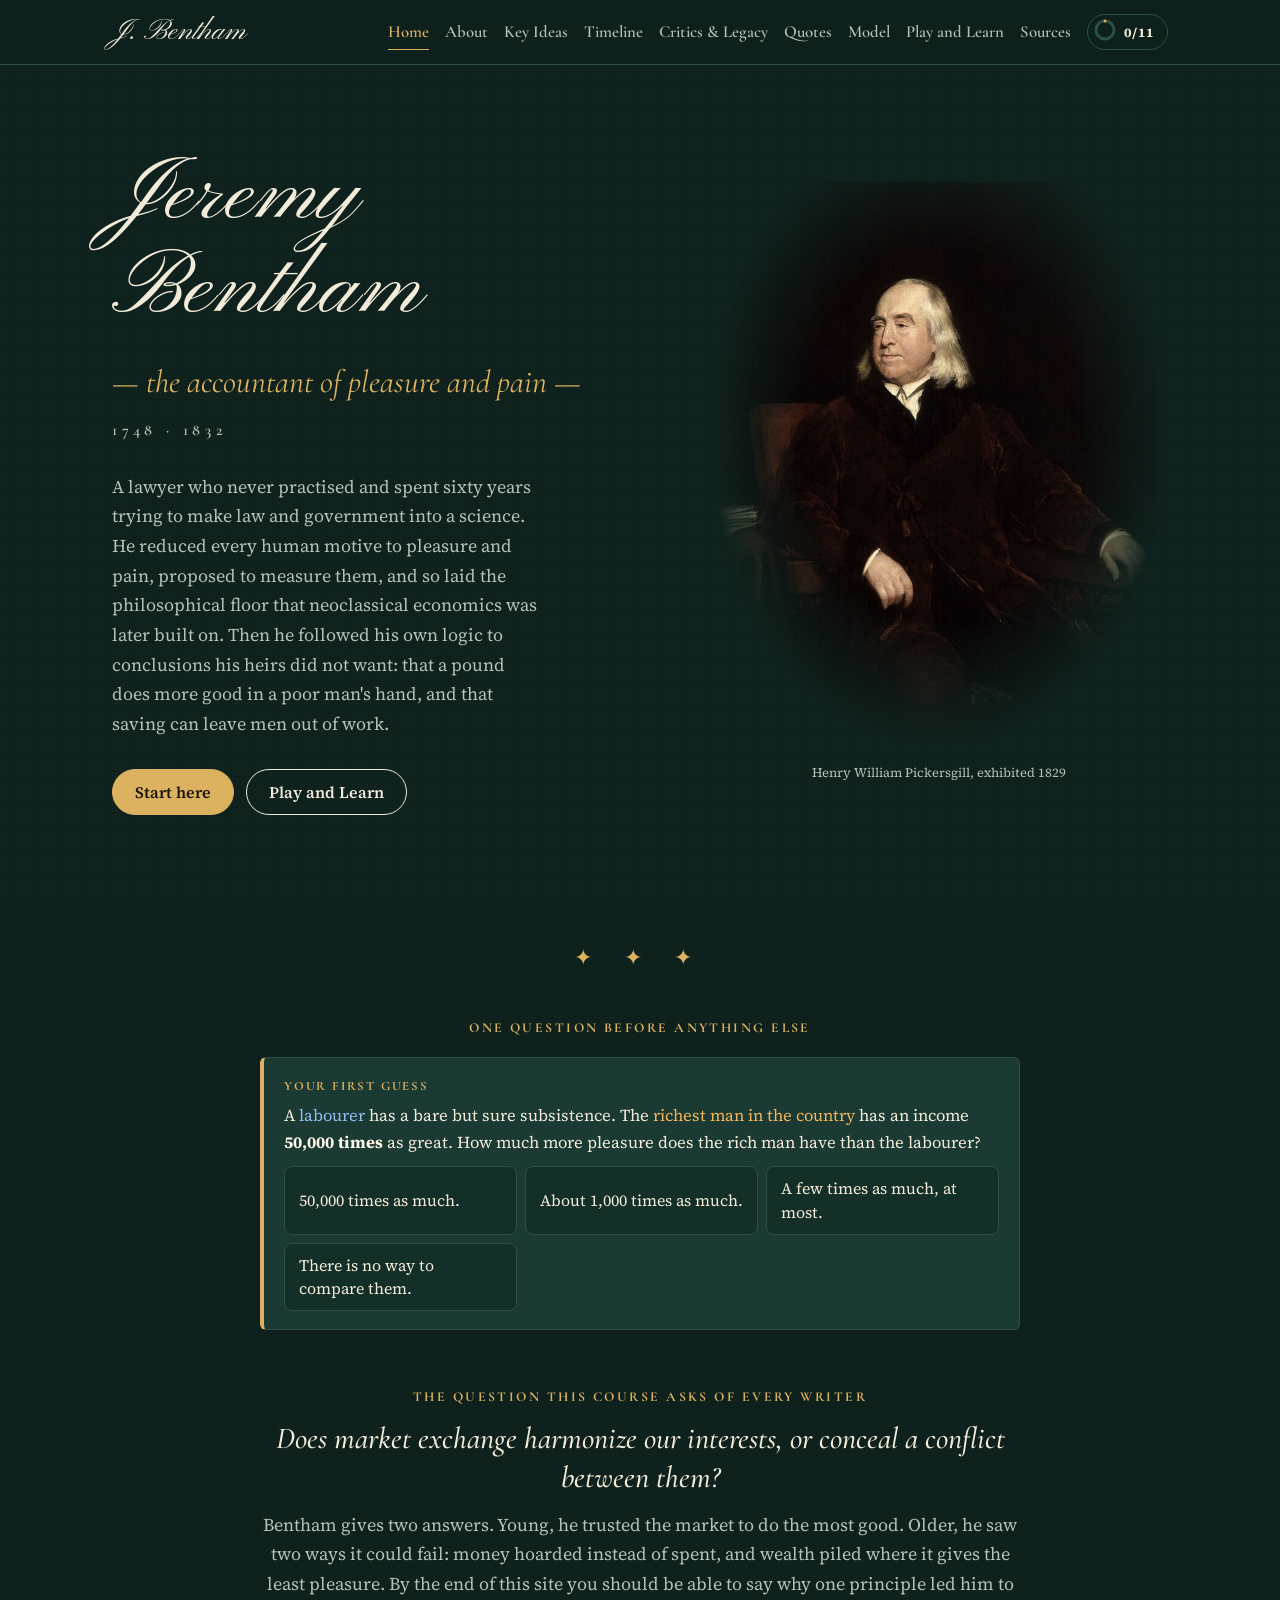
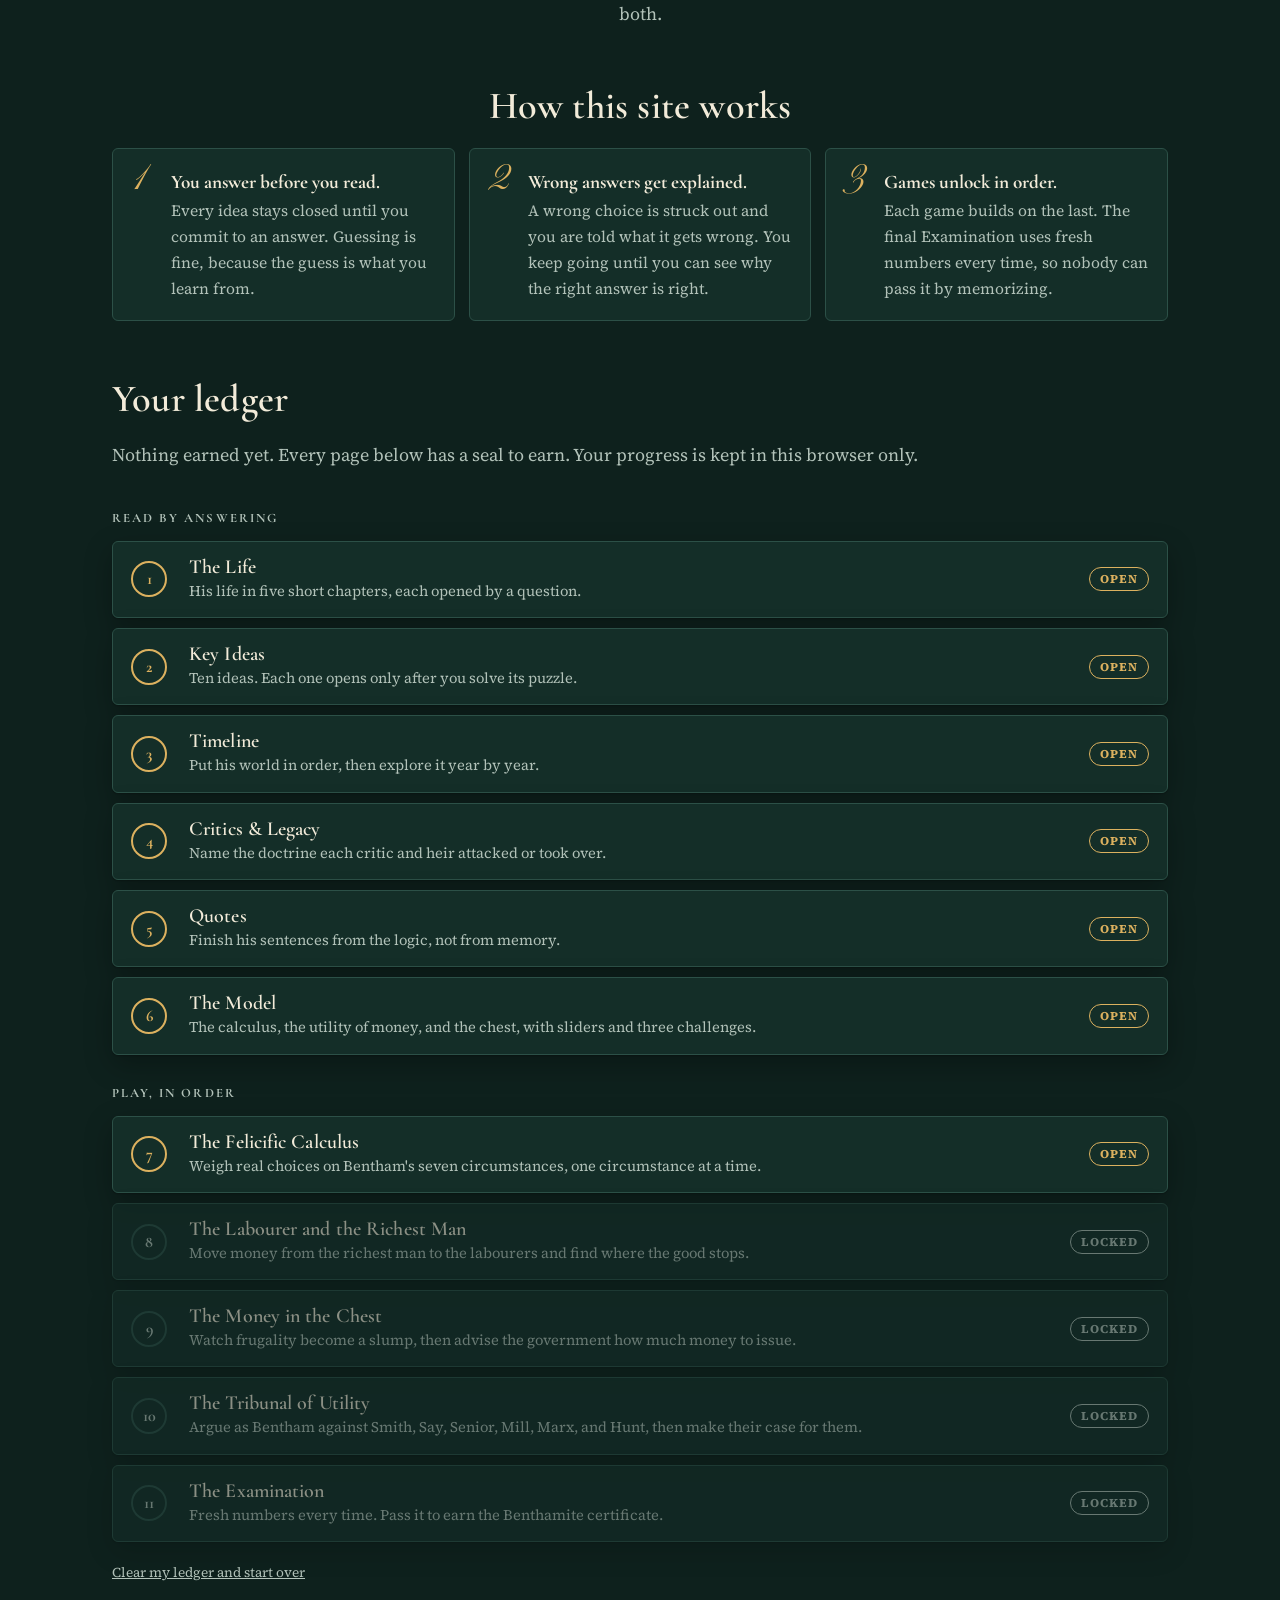
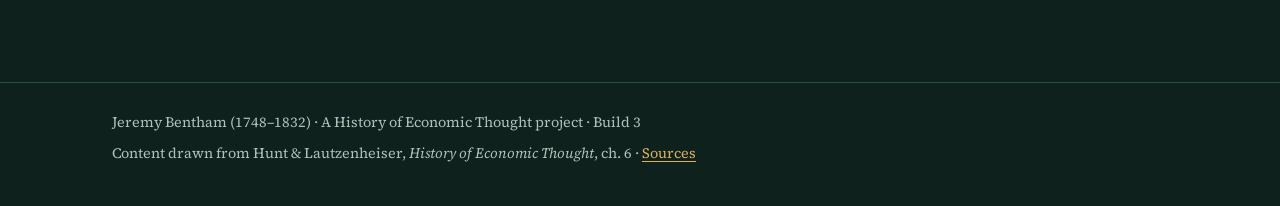
<file: index.html>
<!DOCTYPE html>
<html lang="en">
<head>
  <meta charset="utf-8">
  <meta name="viewport" content="width=device-width, initial-scale=1">
  <title>Jeremy Bentham</title>
  <meta name="description" content="Jeremy Bentham (1748–1832): learn the felicific calculus, diminishing marginal utility, and his break with laissez-faire by working them out yourself.">
  <link rel="preconnect" href="https://fonts.googleapis.com">
  <link rel="preconnect" href="https://fonts.gstatic.com" crossorigin>
  <link href="https://fonts.googleapis.com/css2?family=Cormorant+Garamond:ital,wght@0,500;0,600;0,700;1,500&family=Pinyon+Script&family=Source+Serif+4:ital,opsz,wght@0,8..60,400;0,8..60,600;1,8..60,400&display=swap" rel="stylesheet">
  <link rel="stylesheet" href="css/style.css">
  <style>
    .hook { max-width: 760px; margin: 0 auto; }
    .hook .choices { grid-template-columns: repeat(auto-fit, minmax(180px, 1fr)); }
    .rules { counter-reset: r; list-style: none; padding: 0; margin: 0; display: grid; gap: 14px; grid-template-columns: repeat(auto-fit, minmax(240px, 1fr)); }
    .rules li { counter-increment: r; background: var(--paper); border: 1px solid var(--rule); border-radius: var(--radius); padding: 18px 18px 18px 58px; position: relative; font-size: .98rem; color: var(--ink-soft); }
    .rules li::before { content: counter(r); position: absolute; left: 18px; top: 10px; font: 400 2.2rem var(--f-script); color: var(--accent); }
    .rules li b { color: var(--ink); display: block; font-family: var(--f-display); font-size: 1.2rem; }

    .question-of-course { max-width: 760px; margin: 0 auto; text-align: center; }
    .question-of-course blockquote { font: italic 500 clamp(1.4rem, 2.6vw, 1.9rem)/1.3 var(--f-display); color: var(--ink); margin: 0 0 12px; }

    .path { display: grid; gap: 10px; }
    .stop { display: grid; grid-template-columns: 44px 1fr auto; gap: 14px; align-items: center; padding: 14px 18px; text-decoration: none; color: var(--ink); }
    .stop:hover { border-color: var(--accent); color: var(--ink); }
    .stop .n { width: 36px; height: 36px; border-radius: 50%; display: grid; place-items: center; font: 700 1rem var(--f-display); border: 2px solid var(--rule); color: var(--ink-soft); }
    .stop.done .n { background: var(--right); border-color: var(--right); color: #0e211d; }
    .stop.open .n { border-color: var(--accent); color: var(--accent); }
    .stop.locked { opacity: .55; pointer-events: none; }
    .stop h3 { margin: 0; font-size: 1.25rem; }
    .stop p { margin: 0; font-size: .92rem; color: var(--ink-soft); }
    @media (max-width: 520px) { .stop { grid-template-columns: 36px 1fr; } .stop .lock-badge { display: none; } }
    .path-group { font-family: var(--f-display); text-transform: uppercase; letter-spacing: .16em; font-size: .8rem; font-weight: 700; color: var(--ink-soft); margin: 18px 0 2px; }
    .reset { background: none; border: none; color: var(--ink-soft); font: .85rem var(--f-body); text-decoration: underline; cursor: pointer; padding: 0; }
  </style>
</head>
<body>
<main>
  <section class="wrap hero">
    <div>
      <h1 class="hero-name">Jeremy Bentham</h1>
      <p class="hero-tagline">— the accountant of pleasure and pain —</p>
      <p class="hero-dates">1748 · 1832</p>
      <p class="hero-blurb">
        A lawyer who never practised and spent sixty years trying to make law and government into a science.
        He reduced every human motive to pleasure and pain, proposed to measure them, and so laid the
        philosophical floor that neoclassical economics was later built on. Then he followed his own logic to
        conclusions his heirs did not want: that a pound does more good in a poor man's hand, and that saving
        can leave men out of work.
      </p>
      <div class="hero-actions">
        <a class="btn primary" href="#start">Start here</a>
        <a class="btn" href="play.html">Play and Learn</a>
      </div>
    </div>
    <figure class="hero-portrait">
      <img src="images/bentham-hero.jpg" alt="Portrait of Jeremy Bentham, white-haired, seated in a dark fur-trimmed coat beside a table of books" width="720" height="940">
      <figcaption>Henry William Pickersgill, exhibited 1829</figcaption>
    </figure>
  </section>

  <section class="wrap" id="start" style="scroll-margin-top:90px">
    <p class="ornament">✦ ✦ ✦</p>
    <div class="hook">
      <p class="eyebrow center">One question before anything else</p>
      <div id="hook"></div>
      <p class="muted center" id="hook-after" style="font-size:.95rem"></p>
    </div>
  </section>

  <section class="wrap" style="margin-top:56px">
    <div class="question-of-course">
      <p class="eyebrow">The question this course asks of every writer</p>
      <blockquote>Does market exchange harmonize our interests, or conceal a conflict between them?</blockquote>
      <p class="muted">Bentham gives two answers. Young, he trusted the market to do the most good. Older, he saw two ways it could fail: money hoarded instead of spent, and wealth piled where it gives the least pleasure. By the end of this site you should be able to say why one principle led him to both.</p>
    </div>
  </section>

  <section class="wrap" style="margin-top:56px">
    <h2 class="center">How this site works</h2>
    <ol class="rules">
      <li><b>You answer before you read.</b>Every idea stays closed until you commit to an answer. Guessing is fine, because the guess is what you learn from.</li>
      <li><b>Wrong answers get explained.</b>A wrong choice is struck out and you are told what it gets wrong. You keep going until you can see why the right answer is right.</li>
      <li><b>Games unlock in order.</b>Each game builds on the last. The final Examination uses fresh numbers every time, so nobody can pass it by memorizing.</li>
    </ol>
  </section>

  <section class="wrap" id="ledger" style="margin-top:56px;scroll-margin-top:90px">
    <h2>Your ledger</h2>
    <p class="muted" id="ledger-line"></p>
    <div class="path" id="path"></div>
    <p style="margin-top:14px"><button class="reset" id="reset">Clear my ledger and start over</button></p>
  </section>
</main>
<script src="js/site.js"></script>
<script src="js/learn.js"></script>
<script>
  // --- the opening question; it comes back after The Labourer and the Richest Man ---
  const said = Ledger.note("hook");
  const hookAfter = document.getElementById("hook-after");
  const answers = {
    k50000: "50,000 times as much.",
    k1000: "About 1,000 times as much.",
    kfew: "A few times as much, at most.",
    knone: "There is no way to compare them.",
  };
  function afterText(k) {
    return Ledger.isDone("g-purse")
      ? `You first answered: “${answers[k]}” You have since played <a href="games/purse.html">The Labourer and the Richest Man</a>, so you can say what Bentham guessed, what it implies for taxing the rich, and why Senior refused to answer at all.`
      : `You answered: “${answers[k]}” Hold on to that. Bentham asked this exact question, and you will test his answer in <a href="games/purse.html">The Labourer and the Richest Man</a>.`;
  }
  const hookEl = document.getElementById("hook");
  hookEl.classList.add("ask");
  hookEl.innerHTML = `<div class="ask-label">Your first guess</div>
    <div class="ask-q">A <span class="k-poor">labourer</span> has a bare but sure subsistence. The <span class="k-rich">richest man in the country</span>
    has an income <strong>50,000 times</strong> as great. How much more pleasure does the rich man have than the labourer?</div>
    <div class="choices">${Object.entries(answers).map(([k, t]) => `<button type="button" data-k="${k}">${t}</button>`).join("")}</div>`;
  hookEl.querySelectorAll("button").forEach(b => {
    if (said === b.dataset.k) b.classList.add("right");
    b.onclick = () => {
      Ledger.note("hook", b.dataset.k);
      hookEl.querySelectorAll("button").forEach(x => x.classList.toggle("right", x === b));
      hookAfter.innerHTML = afterText(b.dataset.k);
    };
  });
  if (said) hookAfter.innerHTML = afterText(said);

  // --- the ledger path ---
  const BLURB = {
    "about": "His life in five short chapters, each opened by a question.",
    "ideas": "Ten ideas. Each one opens only after you solve its puzzle.",
    "timeline": "Put his world in order, then explore it year by year.",
    "critics": "Name the doctrine each critic and heir attacked or took over.",
    "quotes": "Finish his sentences from the logic, not from memory.",
    "model": "The calculus, the utility of money, and the chest, with sliders and three challenges.",
    "g-calculus": "Weigh real choices on Bentham's seven circumstances, one circumstance at a time.",
    "g-purse": "Move money from the richest man to the labourers and find where the good stops.",
    "g-chest": "Watch frugality become a slump, then advise the government how much money to issue.",
    "g-tribunal": "Argue as Bentham against Smith, Say, Senior, Mill, Marx, and Hunt, then make their case for them.",
    "exam": "Fresh numbers every time. Pass it to earn the Benthamite certificate.",
  };
  function drawPath() {
    const n = Ledger.count(), N = Ledger.STEPS.length;
    document.getElementById("ledger-line").textContent = n === 0
      ? "Nothing earned yet. Every page below has a seal to earn. Your progress is kept in this browser only."
      : n === N ? "Every seal earned. You can now explain Bentham in his own terms."
      : `${n} of ${N} seals earned. Your progress is kept in this browser only.`;
    const groups = [["Read by answering", ["about", "ideas", "timeline", "critics", "quotes", "model"]],
                    ["Play, in order", ["g-calculus", "g-purse", "g-chest", "g-tribunal", "exam"]]];
    document.getElementById("path").innerHTML = groups.map(([g, ids]) =>
      `<div class="path-group">${g}</div>` + ids.map(id => {
        const s = Ledger.step(id), i = Ledger.STEPS.indexOf(s) + 1;
        const st = Ledger.isDone(id) ? "done" : Ledger.isOpen(id) ? "open" : "locked";
        const badge = { done: "Sealed", open: "Open", locked: "Locked" }[st];
        return `<a class="card stop ${st}" href="${s.href}">
          <span class="n">${st === "done" ? "✓" : i}</span>
          <span><h3>${s.label}</h3><p>${BLURB[id]}</p></span>
          <span class="lock-badge ${st}">${badge}</span></a>`;
      }).join("")).join("");
  }
  drawPath();
  Ledger.onChange(drawPath);
  const resetBtn = document.getElementById("reset");
  resetBtn.onclick = () => {
    if (!resetBtn.dataset.armed) {   // first click arms, second click clears
      resetBtn.dataset.armed = "1";
      resetBtn.textContent = "Click again to erase every seal";
      setTimeout(() => { delete resetBtn.dataset.armed; resetBtn.textContent = "Clear my ledger and start over"; }, 4000);
      return;
    }
    delete resetBtn.dataset.armed;
    resetBtn.textContent = "Clear my ledger and start over";
    Ledger.reset();
    hookEl.querySelectorAll("button").forEach(x => x.classList.remove("right"));
    hookAfter.textContent = "";
  };
</script>
</body>
</html>
</file>
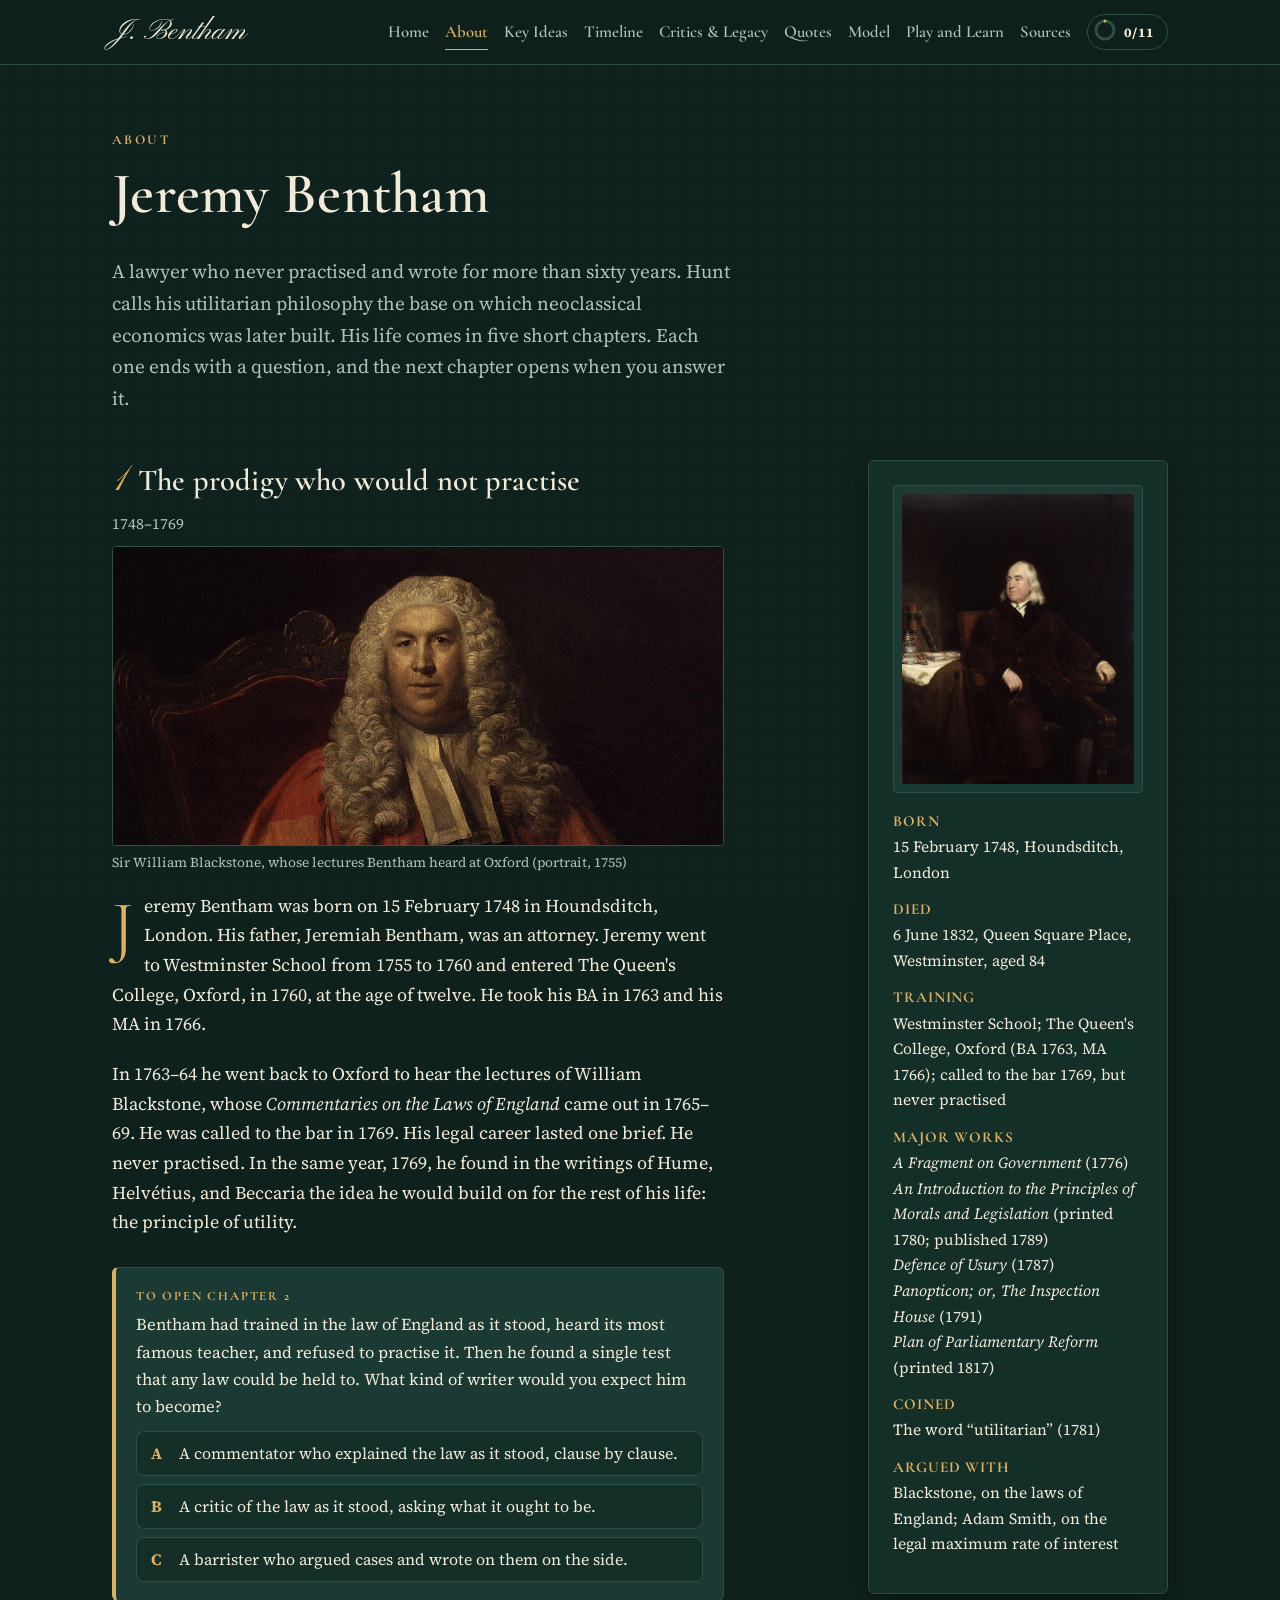
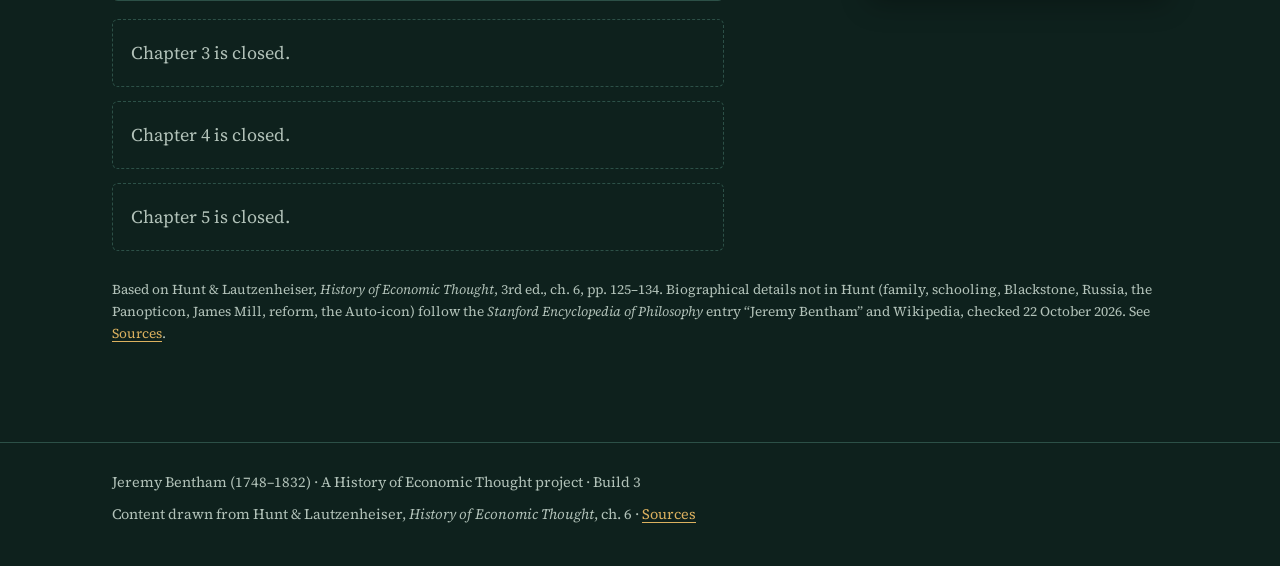
<file: about.html>
<!DOCTYPE html>
<html lang="en">
<head>
  <meta charset="utf-8">
  <meta name="viewport" content="width=device-width, initial-scale=1">
  <title>About Bentham</title>
  <link rel="preconnect" href="https://fonts.googleapis.com">
  <link rel="preconnect" href="https://fonts.gstatic.com" crossorigin>
  <link href="https://fonts.googleapis.com/css2?family=Cormorant+Garamond:ital,wght@0,500;0,600;0,700;1,500&family=Pinyon+Script&family=Source+Serif+4:ital,opsz,wght@0,8..60,400;0,8..60,600;1,8..60,400&display=swap" rel="stylesheet">
  <link rel="stylesheet" href="css/style.css">
  <style>
    .about-layout { display: grid; grid-template-columns: minmax(0, 1fr) 300px; gap: 56px; align-items: start; }
    .facts { position: sticky; top: 96px; }
    .facts dl { margin: 16px 0 0; }
    .facts dt { font-family: var(--f-display); font-weight: 700; color: var(--accent); font-size: .95rem; letter-spacing: .06em; text-transform: uppercase; }
    .facts dd { margin: 0 0 12px; font-size: .97rem; }
    @media (max-width: 900px) { .about-layout { grid-template-columns: 1fr; } .facts { position: static; } }
    .chapter { margin-bottom: 30px; }
    .chapter h2 { font-size: 1.9rem; display: flex; gap: 12px; align-items: baseline; }
    .chapter h2 .n { font: 400 2.2rem var(--f-script); color: var(--accent); }
    .chapter .years { color: var(--ink-soft); font-size: .95rem; margin: -8px 0 10px; }
    .chapter figure { margin: 6px 0 16px; }
    .chapter figure img { width: 100%; max-height: 300px; object-fit: cover; object-position: center 15%; border-radius: 4px; border: 1px solid var(--rule); filter: sepia(.15); }
    .chapter figure img.contain { max-height: 420px; object-fit: contain; background: var(--paper-2); }
    .closed { border: 1px dashed var(--rule); border-radius: var(--radius); padding: 18px; color: var(--ink-soft); }
  </style>
</head>
<body data-step="about">
<main class="wrap">
  <header class="page-head">
    <p class="eyebrow">About</p>
    <h1>Jeremy Bentham</h1>
    <p class="lede">A lawyer who never practised and wrote for more than sixty years. Hunt calls his utilitarian philosophy the base on which neoclassical economics was later built. His life comes in five short chapters. Each one ends with a question, and the next chapter opens when you answer it.</p>
  </header>

  <div class="about-layout">
    <article class="prose" id="chapters"></article>
    <aside class="card facts">
      <figure class="portrait-frame"><img src="images/bentham.jpg" alt="Portrait of Jeremy Bentham by Henry William Pickersgill" loading="lazy"></figure>
      <dl>
        <dt>Born</dt><dd>15 February 1748, Houndsditch, London</dd>
        <dt>Died</dt><dd>6 June 1832, Queen Square Place, Westminster, aged 84</dd>
        <dt>Training</dt><dd>Westminster School; The Queen's College, Oxford (BA 1763, MA 1766); called to the bar 1769, but never practised</dd>
        <dt>Major works</dt><dd><em>A Fragment on Government</em> (1776)<br><em>An Introduction to the Principles of Morals and Legislation</em> (printed 1780; published 1789)<br><em>Defence of Usury</em> (1787)<br><em>Panopticon; or, The Inspection House</em> (1791)<br><em>Plan of Parliamentary Reform</em> (printed 1817)</dd>
        <dt>Coined</dt><dd>The word “utilitarian” (1781)</dd>
        <dt>Argued with</dt><dd>Blackstone, on the laws of England; Adam Smith, on the legal maximum rate of interest</dd>
      </dl>
    </aside>
  </div>
  <p class="cite" style="margin-top:28px">Based on Hunt &amp; Lautzenheiser, <em>History of Economic Thought</em>, 3rd ed., ch. 6, pp. 125–134. Biographical details not in Hunt (family, schooling, Blackstone, Russia, the Panopticon, James Mill, reform, the Auto-icon) follow the <em>Stanford Encyclopedia of Philosophy</em> entry “Jeremy Bentham” and Wikipedia, checked 22 October 2026. See <a href="sources.html">Sources</a>.</p>
</main>
<script src="js/site.js"></script>
<script src="js/learn.js"></script>
<script>
const CH = [
  { title: "The prodigy who would not practise", years: "1748–1769", img: ["blackstone.jpg", "Sir William Blackstone, whose lectures Bentham heard at Oxford (portrait, 1755)"],
    text: `<p class="dropcap">Jeremy Bentham was born on 15 February 1748 in Houndsditch, London. His father, Jeremiah Bentham, was an attorney. Jeremy went to Westminster School from 1755 to 1760 and entered The Queen's College, Oxford, in 1760, at the age of twelve. He took his BA in 1763 and his MA in 1766.</p>
      <p>In 1763–64 he went back to Oxford to hear the lectures of William Blackstone, whose <em>Commentaries on the Laws of England</em> came out in 1765–69. He was called to the bar in 1769. His legal career lasted one brief. He never practised. In the same year, 1769, he found in the writings of Hume, Helvétius, and Beccaria the idea he would build on for the rest of his life: the principle of utility.</p>` },
  { title: "The principle of utility", years: "1769–1785",
    ask: { q: "Bentham had trained in the law of England as it stood, heard its most famous teacher, and refused to practise it. Then he found a single test that any law could be held to. What kind of writer would you expect him to become?",
      choices: [
        { ok: true, t: "A critic of the law as it stood, asking what it ought to be.", fb: "His first book was an attack on Blackstone. From then on he held laws and institutions to one standard: what they did to the pleasures and pains of the people they touched." },
        { t: "A commentator who explained the law as it stood, clause by clause.", fb: "That describes the <em>Commentaries</em> he had heard Blackstone lecture on. Bentham's first book was an attack on Blackstone, judged by the new test." },
        { t: "A barrister who argued cases and wrote on them on the side.", fb: "His legal career lasted one brief. He never practised." } ] },
    text: `<p>In 1776, the year of the <em>Wealth of Nations</em> and the American Declaration of Independence, Bentham published <em>A Fragment on Government</em> anonymously. It attacked Blackstone. Its preface held the axiom “it is the greatest happiness of the greatest number that is the measure of right and wrong.”</p>
      <p>His <em>Introduction to the Principles of Morals and Legislation</em> was printed in 1780 and published, with additions, in 1789. It was meant as part of a general preface to a complete code of law, and it opens: “Nature has placed mankind under the governance of two sovereign masters, pain and pleasure.” It is not a book about economics. Yet Hunt says it was his work with “the most powerful influence on nineteenth-century economic theory,” because its utilitarian philosophy became the philosophical basis of neoclassical economics. In 1781, by the account of the <em>Stanford Encyclopedia</em>, he coined the word “utilitarian” “in a dream.”</p>` },
  { title: "Russia, usury, and the Panopticon", years: "1786–1803", img: ["panopticon.jpg", "Willey Reveley's plan of the Panopticon, or “Houses of Inspection” (c. 1791)", "contain"],
    ask: { q: "Pleasure and pain, says the <em>Introduction</em>, “point out what we ought to do.” Suppose a lender and a borrower both expect to gain from a loan at 10 per cent, and the law caps interest at 5. Reasoning from the principle of utility, how did Bentham judge the cap?",
      choices: [
        { ok: true, t: "Against it: it forbids a bargain both sides expect to gain from.", fb: "That is the spirit of the <em>Defence of Usury</em> (1787), which argued against legal ceilings on interest. A law is judged only by the pleasures and pains it produces." },
        { t: "For it: lending at high interest is wrong, whatever its effects.", fb: "“Wrong whatever its effects” is exactly the kind of reasoning Bentham rejected. For him nothing is right or wrong except by its effects on pleasure and pain." },
        { t: "For it: the cap spares needy borrowers the pain of heavy debt.", fb: "That is the right kind of argument, about pains. But Bentham's conclusion went the other way: the borrower chose the bargain, and the <em>Defence of Usury</em> argued against legal ceilings on interest." } ] },
    text: `<p>Hunt dates Bentham's turn to “the immediate issues of economic theory” to about six years after the <em>Introduction</em>. In 1786–87 he visited his brother Samuel in Krichev, in White Russia, where Samuel managed projects for Prince Potemkin. There Bentham wrote <em>Defence of Usury</em> (1787), against legal ceilings on interest. It addressed Adam Smith, who had supported a legal maximum rate.</p>
      <p>Also from Russia, in letters to his father, came the plan he would chase for the next twenty-five years: the Panopticon, an “inspection house,” a circular building in which one unseen inspector can watch every cell. He published it in 1791. In September 1792 France made him an honorary citizen. The Penitentiary Act of 1794 gave the plan government support, and he received £2,000 for preliminary work. In November 1799 he bought a site at Millbank for £12,000. In 1803 the Addington administration abandoned the project.</p>
      <p>In these years his economics was Smith's. Hunt calls him “an ardent spokesman for a laissez-faire policy”: the free market allocates resources in the most socially beneficial way, and “no regulations nor any efforts whatsoever, either on the part of subjects or governors, can raise the quantity of wealth produced during a given period.”</p>` },
  { title: "From reformer to radical democrat", years: "1801–1826", img: ["millbank.jpg", "Millbank Penitentiary, built on the site Bentham had bought for his Panopticon (engraving by Thomas Hosmer Shepherd, pub. 1829)"],
    ask: { q: "In his early writings Bentham held that “no regulations nor any efforts whatsoever … can raise the quantity of wealth produced.” Whose argument was he accepting?",
      choices: [
        { ok: true, t: "Adam Smith's: competition sends resources where they are most productive.", fb: "Hunt (p. 132) says the early Bentham accepted exactly this, so government interference could at best leave production where it was." },
        { t: "Malthus's: in a free market, saving may fail to find new investment.", fb: "That is Malthus's doubt, and later Bentham's own (Hunt pp. 132–33). It points toward the hand of government, not away from it." },
        { t: "Say's: products buy products, so supply always finds its demand.", fb: "The early Bentham did believe supply always equals demand (Hunt p. 132). But this sentence is about how production is allocated, which Hunt ties to Smith; and Say's <em>Treatise</em> appeared only in 1803." } ] },
    text: `<p>Then Bentham changed his mind. By 1801, Hunt shows, he could write: “I have not . . . any horror, sentimental or anarchical, of the hand of government.” Hunt gives two reasons. Money saved might be “put into a chest and kept there” instead of being put into circulation, so that prices, production, and profits fall. And because each extra pound brings a person less enjoyment, moving money from the rich to the poor would raise the total of happiness. The Panopticon was finished too: in 1812 he settled for £23,000 in compensation, against an initial claim of nearly £700,000, and Millbank Penitentiary was built on his site.</p>
      <p>In late 1808 he met James Mill, and in 1809–10 he drafted plans for parliamentary reform. His <em>Plan of Parliamentary Reform</em> (printed 1817, published 1818) asked for votes for all literate men, equal electoral districts, annual elections, and the secret ballot, which he thought the most important of all. Soon after, he committed himself to republicanism. From 1822 he drafted a <em>Constitutional Code</em>. In December 1823 he funded the start of the <em>Westminster Review</em>, which he founded with James Mill, and in 1826 the reformers he worked with formed the nucleus of University College London. He is called its “spiritual founder,” though his direct part in the founding was limited.</p>` },
  { title: "The eve of reform, and the Auto-icon", years: "1832 and after", img: ["autoicon.jpg", "The Auto-icon: Bentham's skeleton, dressed in his clothes, with a wax head, at University College London (photo 2021)"],
    ask: { q: "The reforming Bentham wanted the government to redistribute from rich to poor. For that to work, what must be true of the people who run the government?",
      choices: [
        { ok: true, t: "They must be impartial, with no interests of their own.", fb: "Hunt's words: government “had to be a benevolent, impartial institution, equally interested in every individual's welfare.” And here he finds the weak point (p. 134): by Bentham's own account of human nature, legislators are egoists too. Notice that his <em>Plan of Parliamentary Reform</em> was aimed at who chooses the legislators, and how." },
        { t: "They must be elected by men who can read and write.", fb: "Bentham did later put his hope in who elects them. But election does not by itself make anyone impartial, and impartiality is what Hunt says redistribution requires (p. 134)." },
        { t: "They must be rich enough that no bribe could tempt them.", fb: "A rich legislator still has interests: those of the rich. On Bentham's theory, self-preference “has place everywhere,” in Parliament too." },
        { t: "They must know the seven circumstances well enough to calculate.", fb: "Knowing what maximizes society's happiness is not the same as wanting it. Bentham's legislators are human, and every human, he wrote, prefers himself." } ] },
    text: `<p>Bentham died on 6 June 1832, aged 84, at Queen Square Place, Westminster, on the eve of the royal assent to the Great Reform Act on 7 June. Only the first of the three volumes of his <em>Constitutional Code</em> had appeared in his lifetime, in 1830. His will, dated 30 May 1832, directed that his body be dissected and preserved. The skeleton, dressed in his clothes and seated in a chair with a wax head, is the “Auto-icon,” now displayed at the entrance of the UCL Student Centre. The real head was later locked away.</p>
      <p>His ideas went two ways. Hunt sees in Bentham's life a split between the laissez-faire writer of the eighteenth century and the reformer of the nineteenth, and says the same split “was to be reflected later in the neoclassical tradition, which was constructed on the foundation of Bentham's utilitarian philosophy.” Twentieth-century neoclassical economists, Hunt adds, went “to some lengths … to disguise the utilitarian basis of their theories.” The rest of this site shows what they kept and what they hid.</p>`,
    closing: { q: "Hunt says Bentham's split “was to be reflected later in the neoclassical tradition.” What are its two sides?",
      choices: [
        { ok: true, t: "Trust in the free market, and reform by the hand of government.", fb: "The same principle of utility supports both. The <a href=\"critics.html\">Critics &amp; Legacy</a> page follows the two lines forward." },
        { t: "A labour theory of value early on, and a utility theory later.", fb: "Bentham was on the utility side throughout: “All value is founded on utility.” The labour theory belongs to Smith and Ricardo, whom Hunt contrasts with him." },
        { t: "Measurable pleasure early on, and unmeasurable preference later.", fb: "Hunt does say later economists sometimes dropped “utility” for “preference ordering” (p. 129), but that is not the split in Bentham's own life. His split is about the role of government in the economy." } ] } },
];

let opened = Ledger.note("about-open") || 1;   // how many chapters are open
const host = document.getElementById("chapters");
function chapterHTML(c, i) {
  return `<section class="chapter reveal" id="ch${i + 1}"><h2><span class="n">${i + 1}</span>${c.title}</h2><div class="years">${c.years}</div>
    ${c.img ? `<figure><img src="images/${c.img[0]}"${c.img[2] ? ` class="${c.img[2]}"` : ""} alt="${c.img[1]}" loading="lazy"><figcaption>${c.img[1]}</figcaption></figure>` : ""}${c.text}</section>`;
}
function render() {
  host.innerHTML = CH.slice(0, opened).map(chapterHTML).join("");
  const next = CH[opened];
  const gate = document.createElement("div");
  host.append(gate);
  if (next) {
    Learn.mcq(gate, Object.assign({ label: `To open chapter ${opened + 1}`, onSolve: () => {
      opened++; Ledger.note("about-open", opened);
      const cont = document.createElement("div");
      cont.innerHTML = `<button class="btn primary" style="margin-bottom:24px">Read chapter ${opened}: ${CH[opened - 1].title}</button>`;
      gate.after(cont);
      cont.querySelector("button").onclick = () => { render(); document.getElementById("ch" + opened).scrollIntoView({ behavior: "smooth", block: "start" }); };
    } }, next.ask));
    host.insertAdjacentHTML("beforeend", CH.slice(opened + 1).map((c, k) => `<div class="closed" style="margin-top:14px">Chapter ${opened + 2 + k} is closed.</div>`).join(""));
  } else if (!Ledger.isDone("about")) {
    Learn.mcq(gate, Object.assign({ label: "Last question: earn the seal", onSolve: () => Ledger.complete("about") }, CH[CH.length - 1].closing));
  } else {
    gate.innerHTML = `<p class="muted">✓ Seal earned. Next: the <a href="ideas.html">Key Ideas</a>.</p>`;
  }
}
render();
</script>
</body>
</html>
</file>
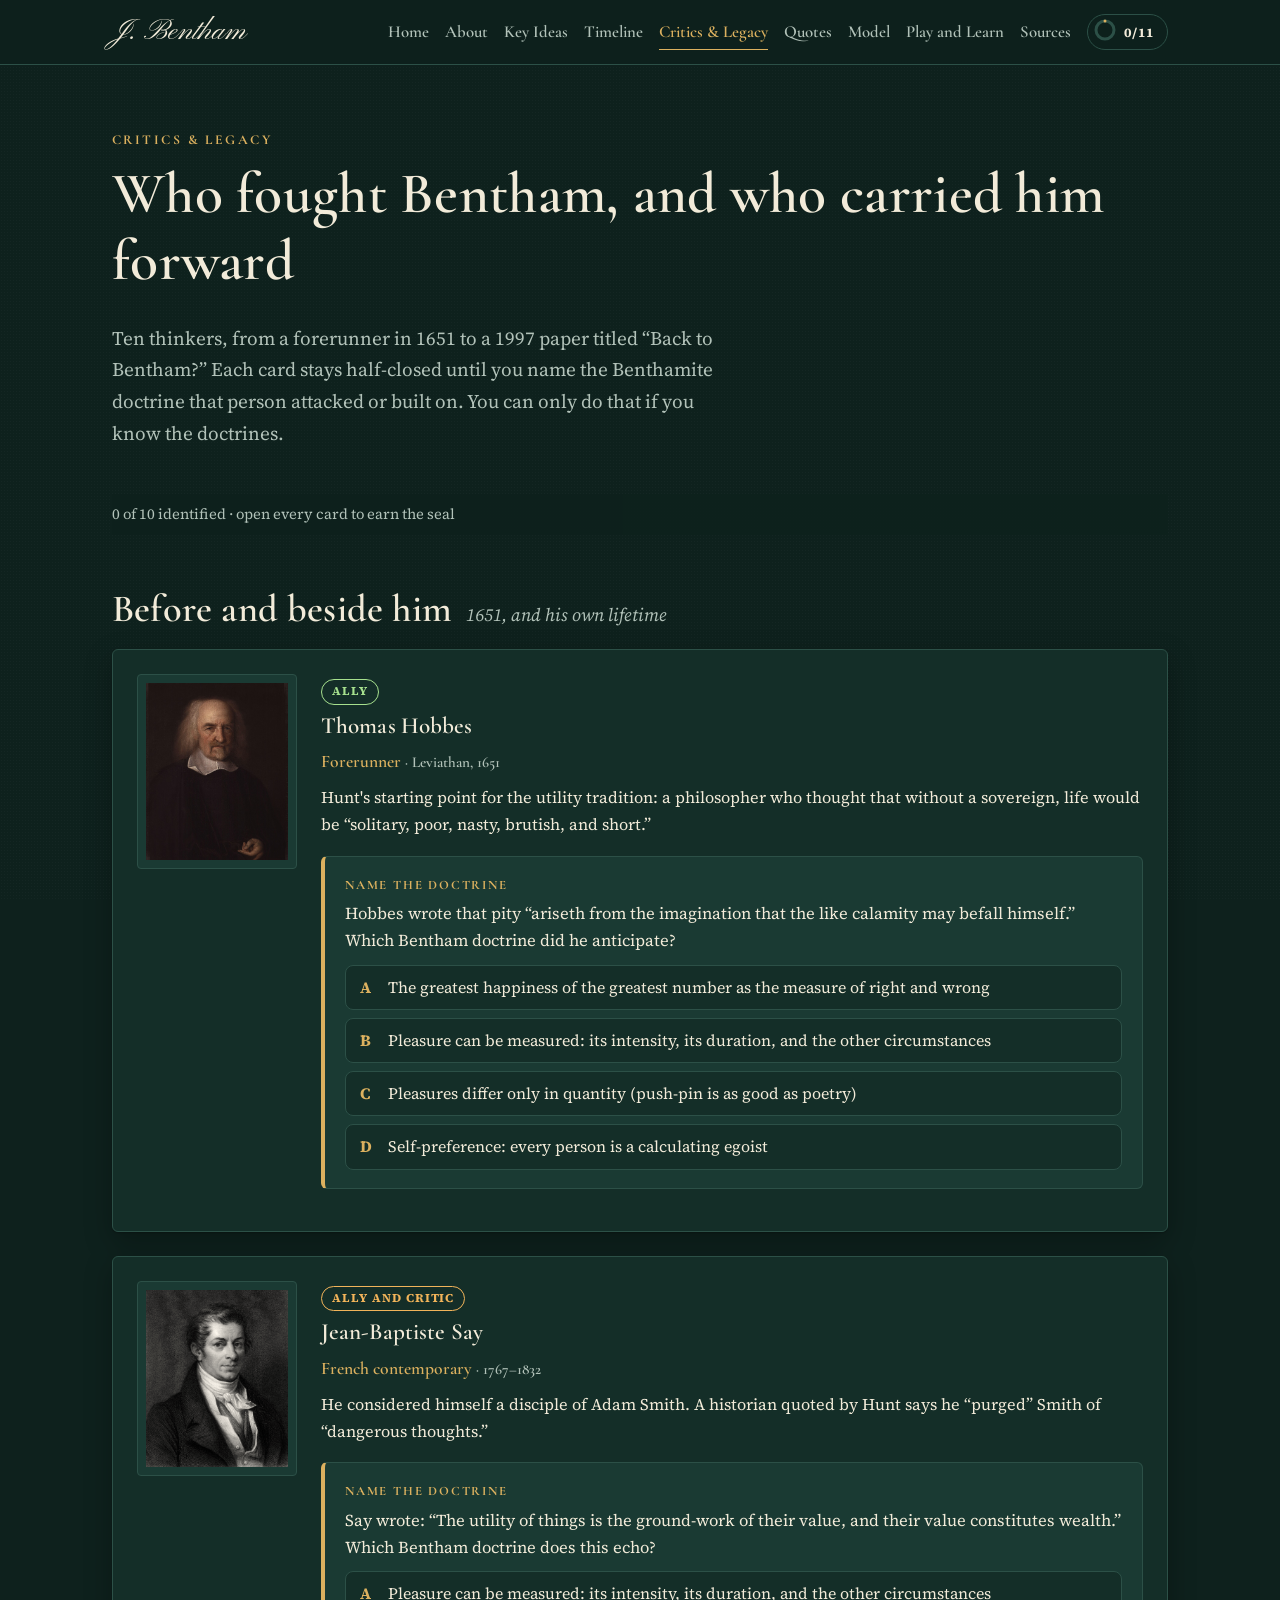
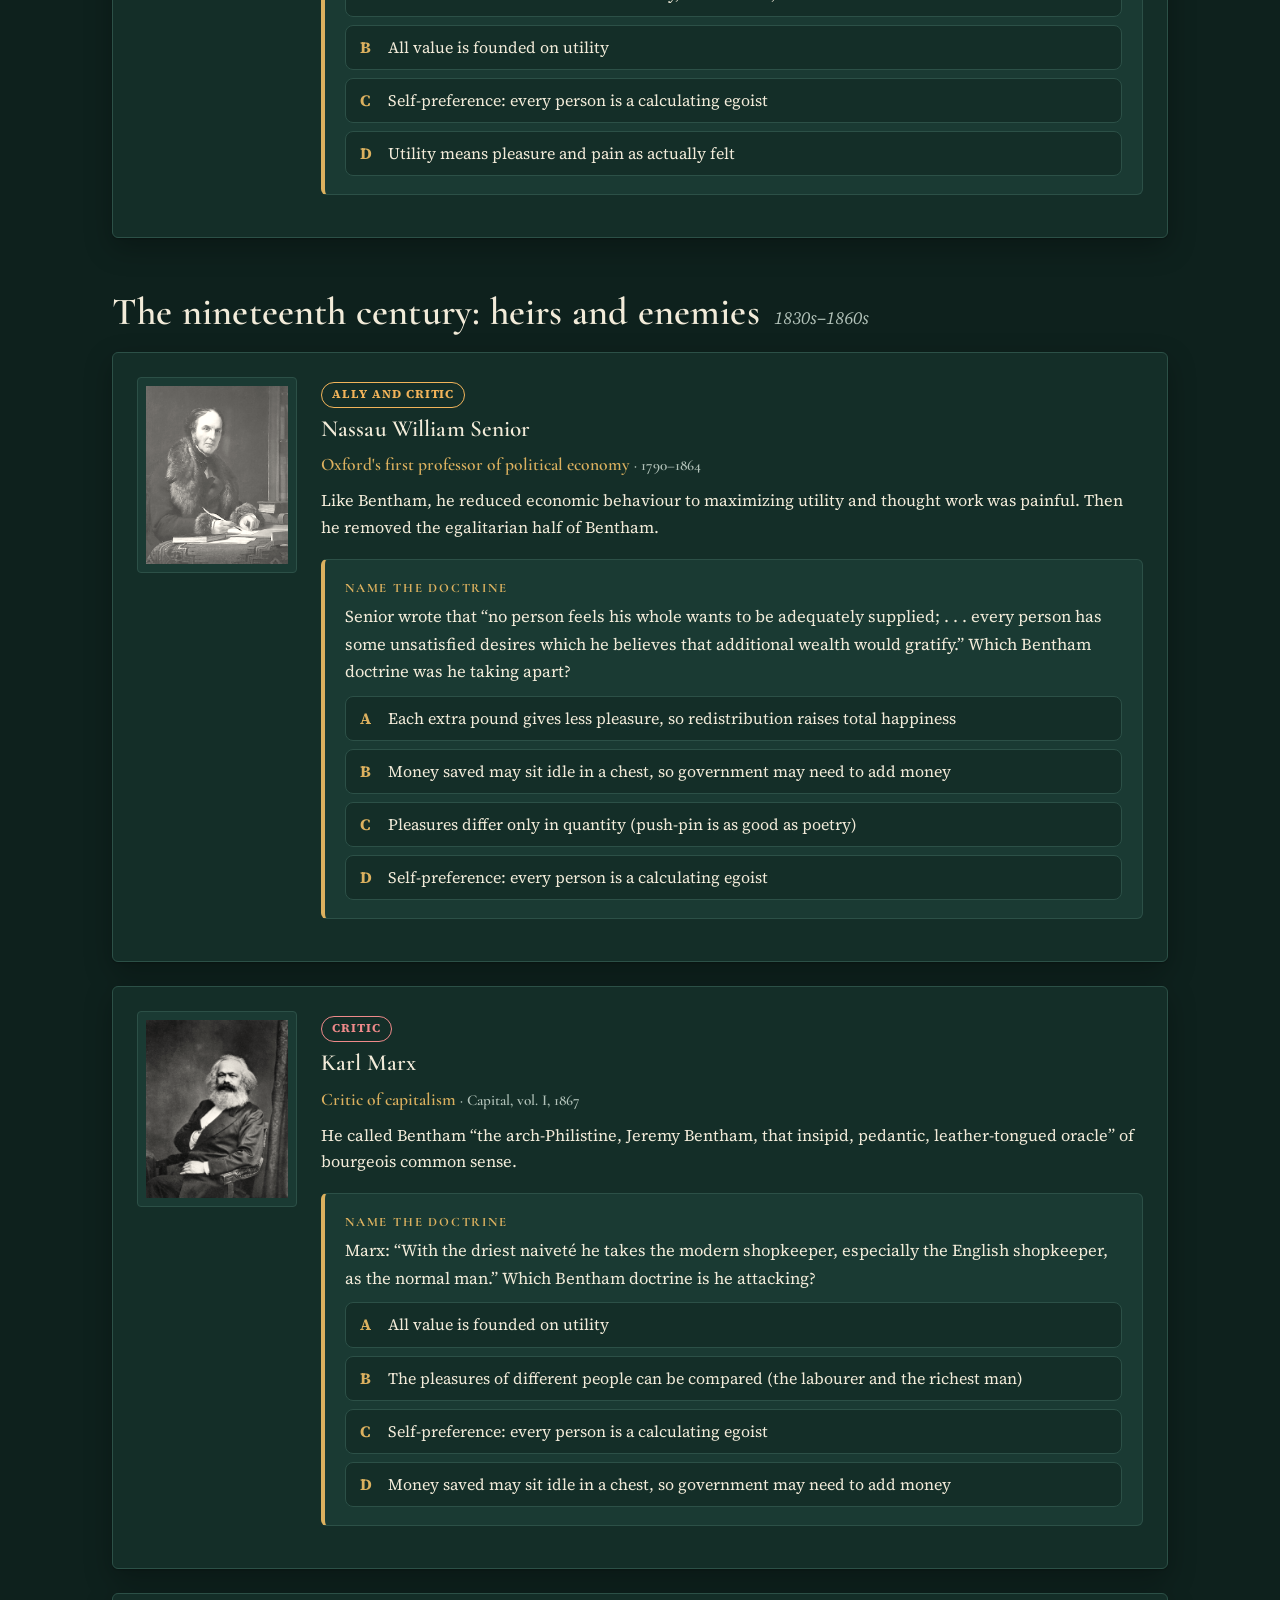
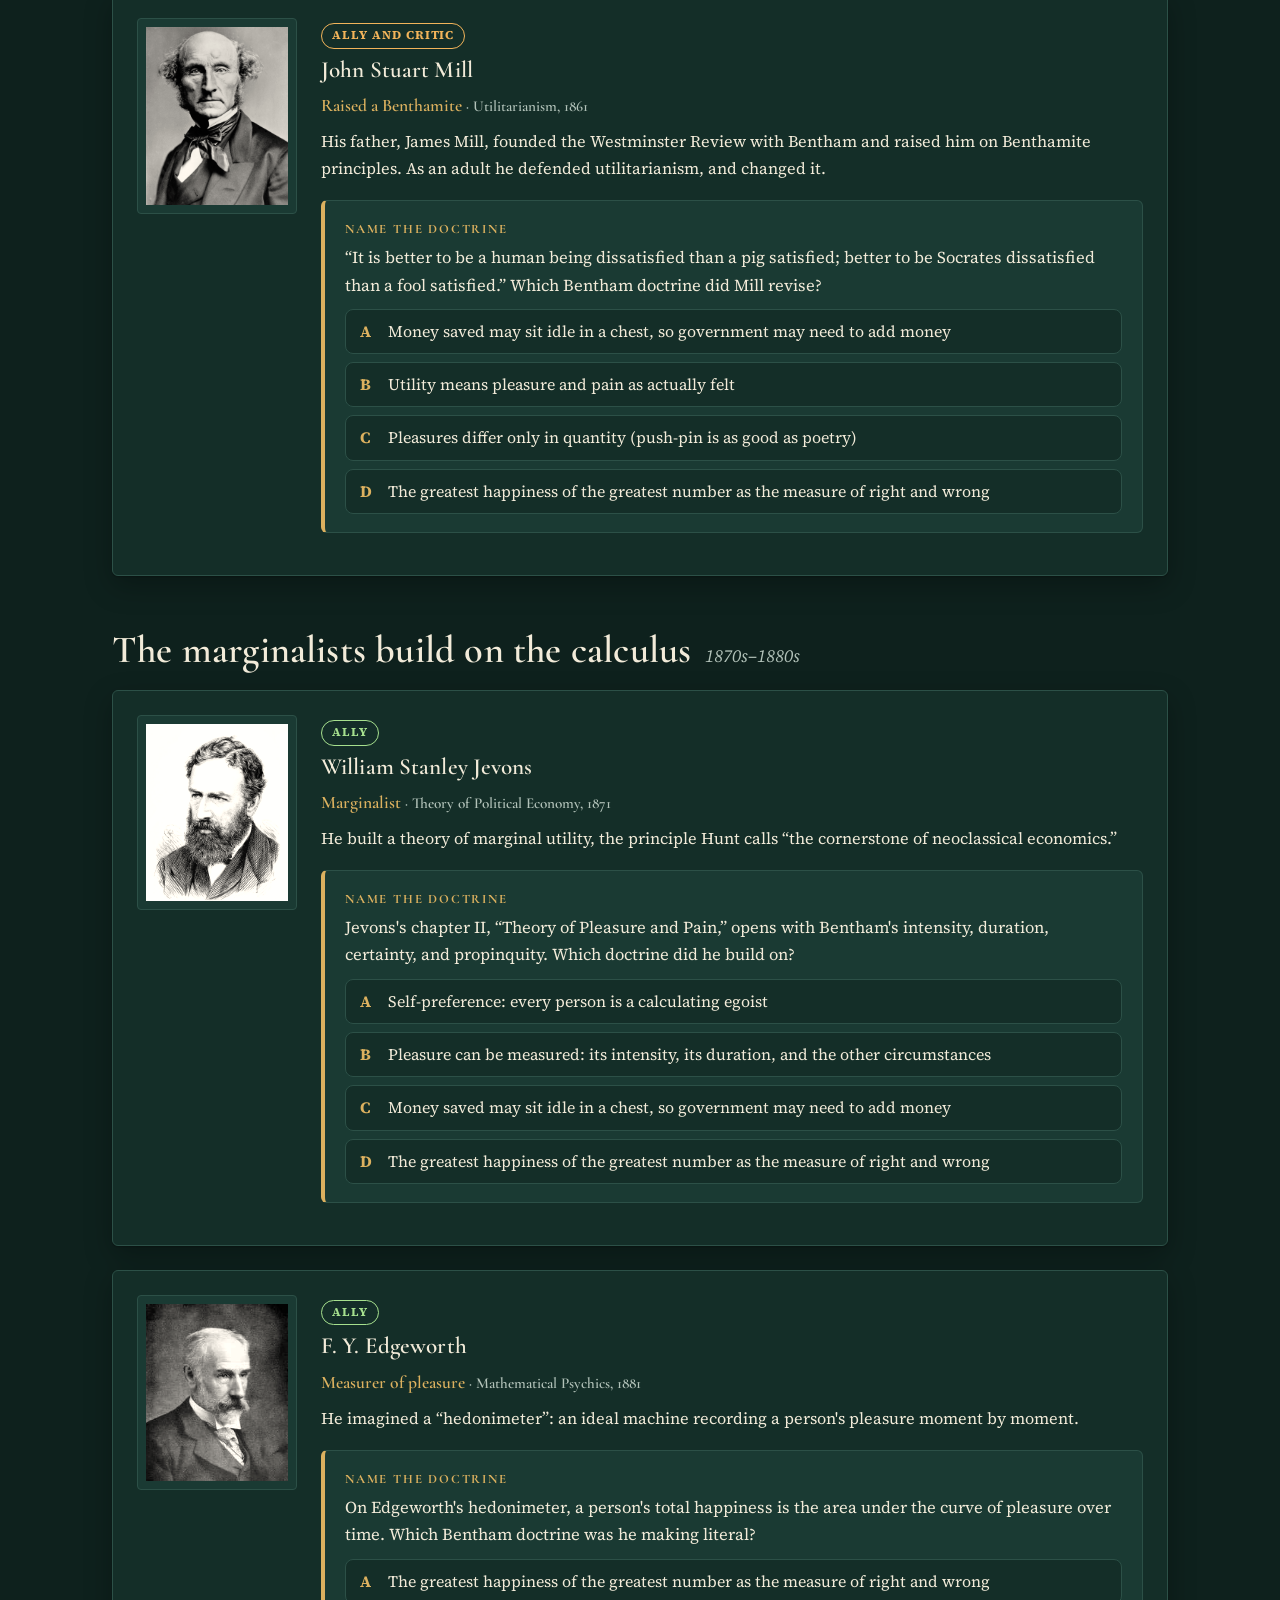
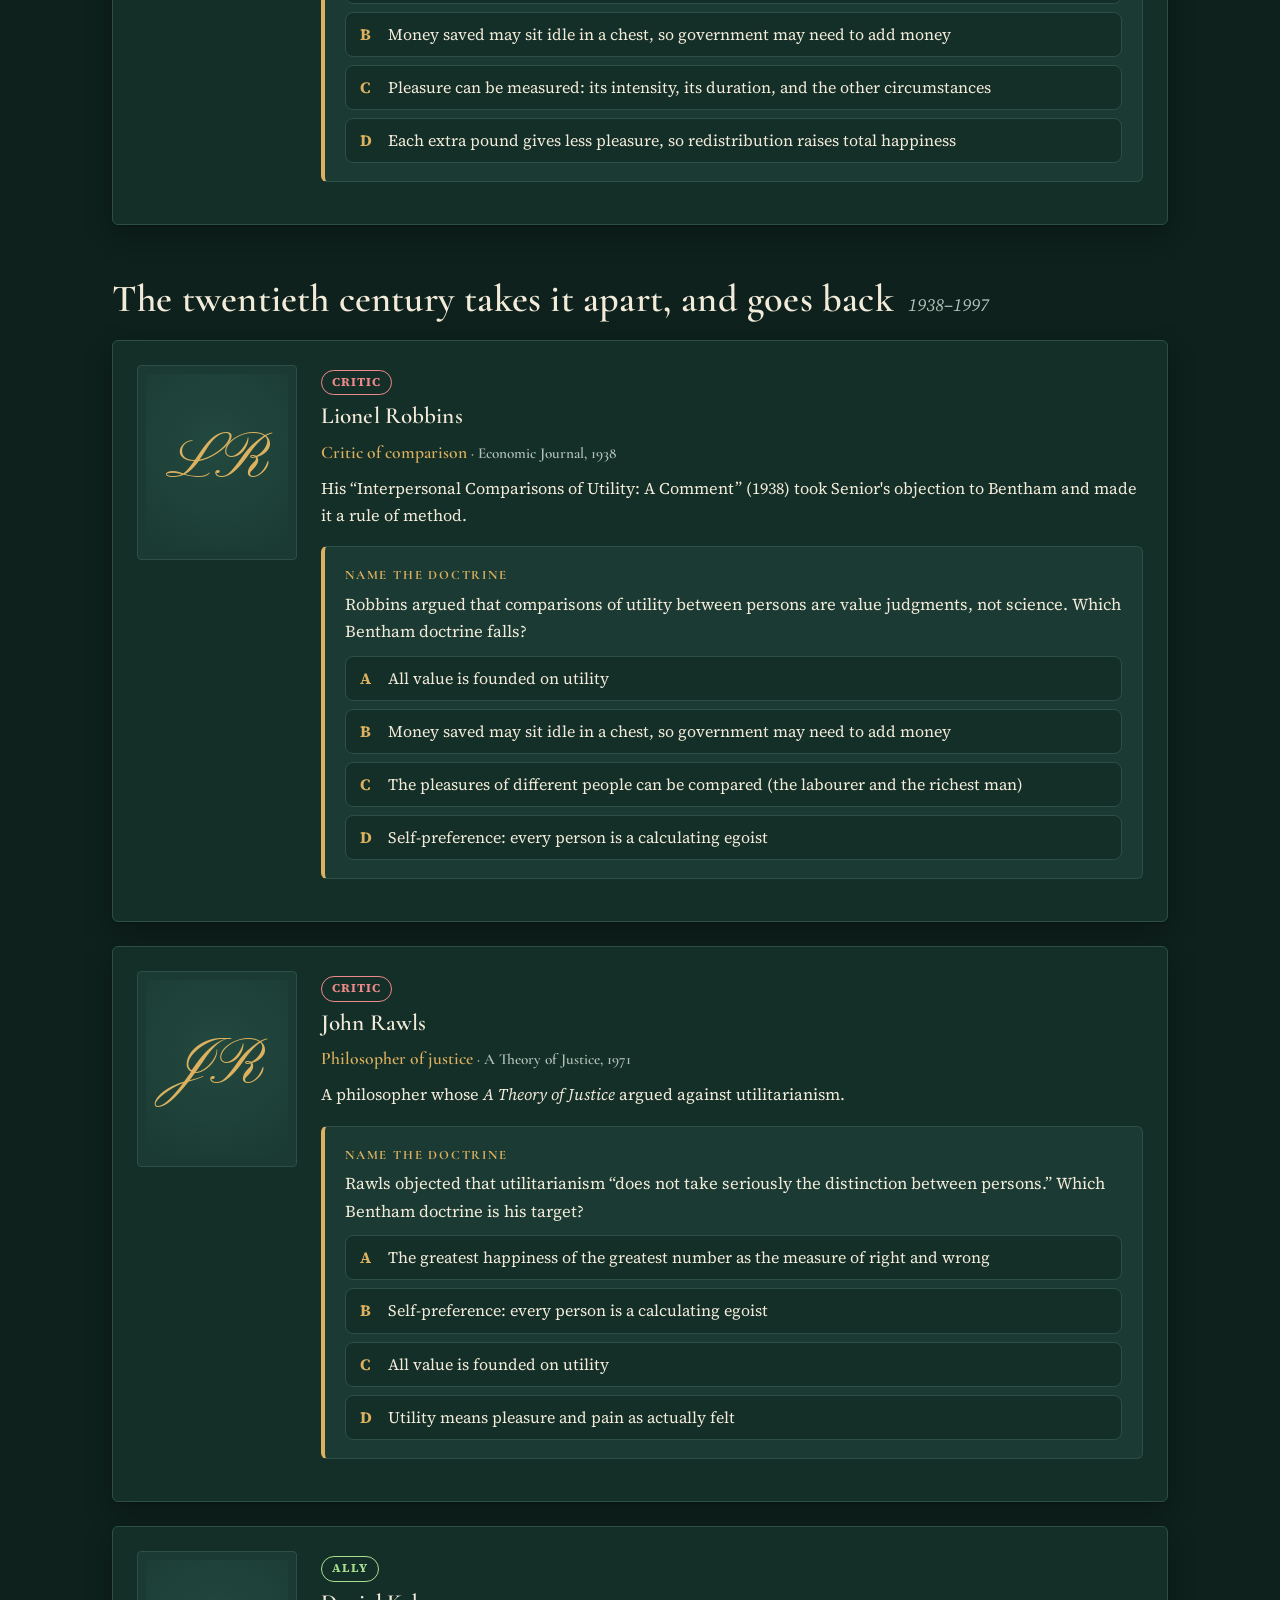
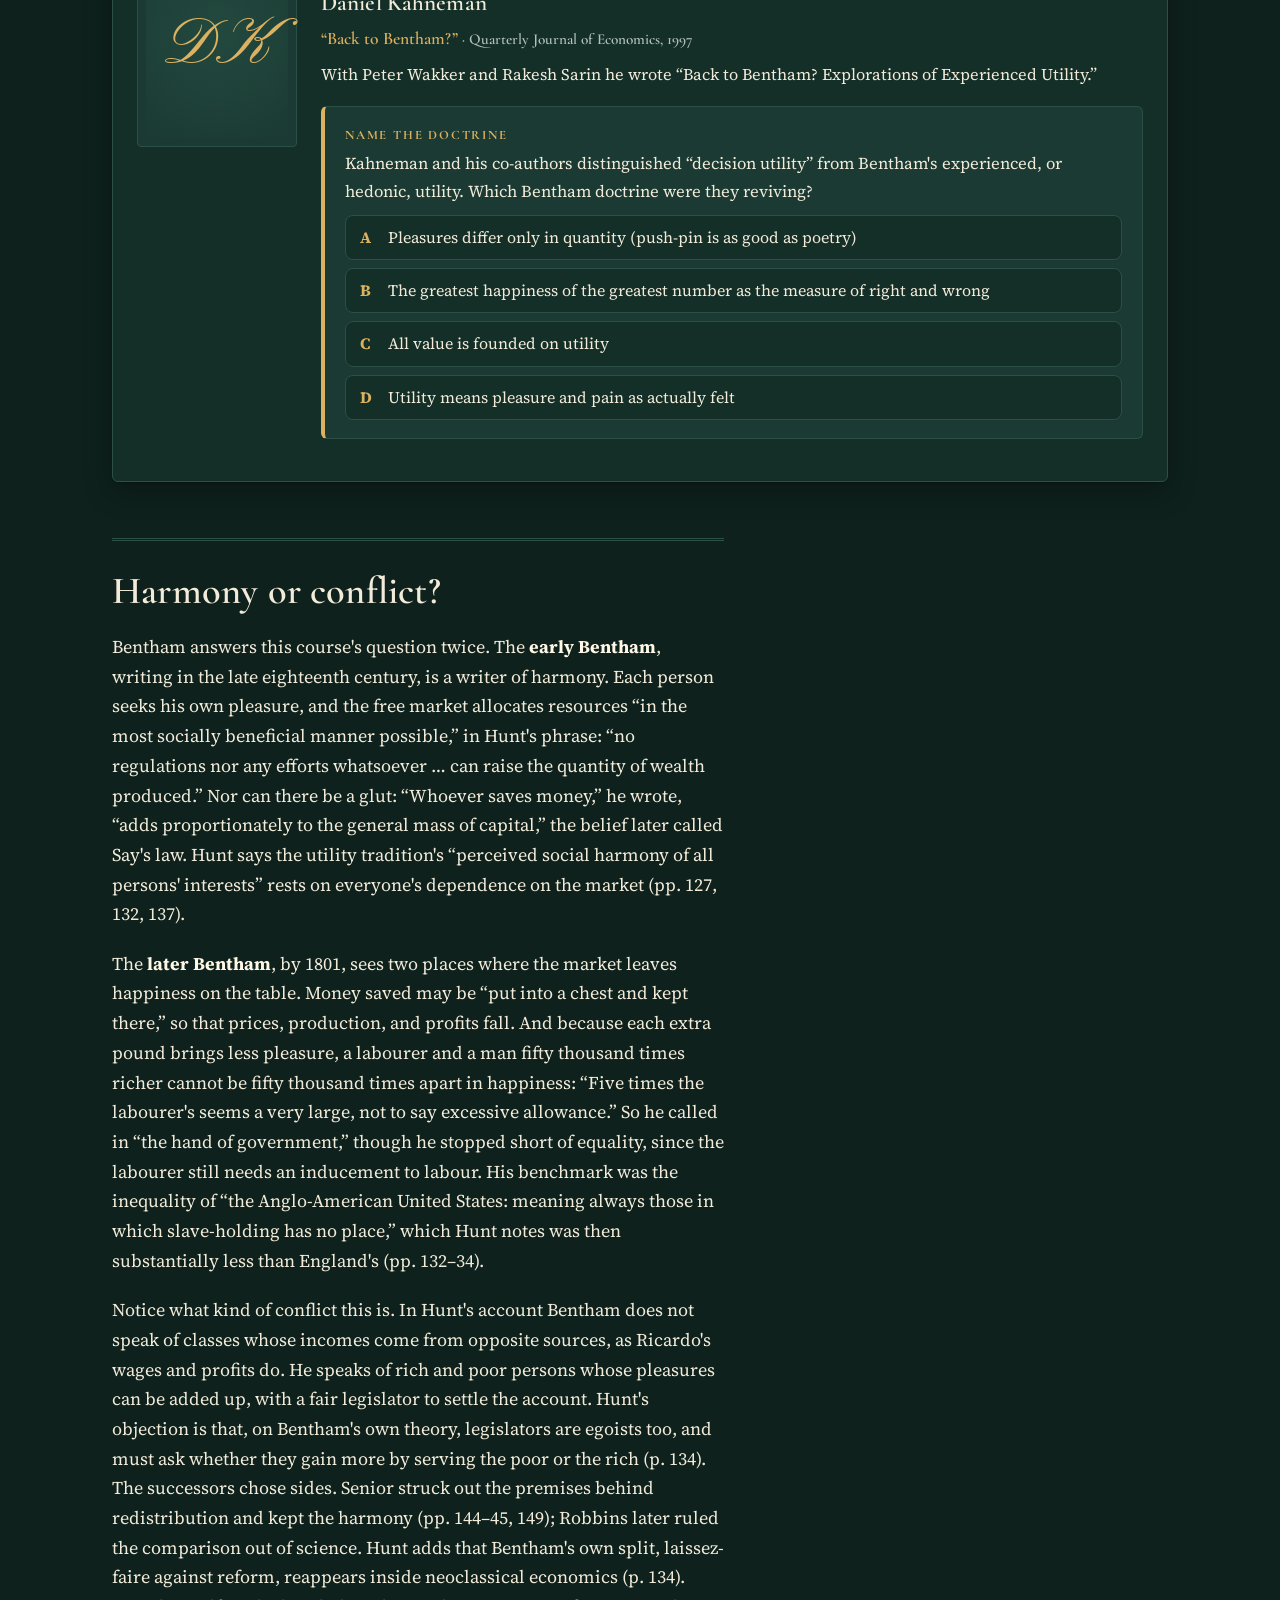
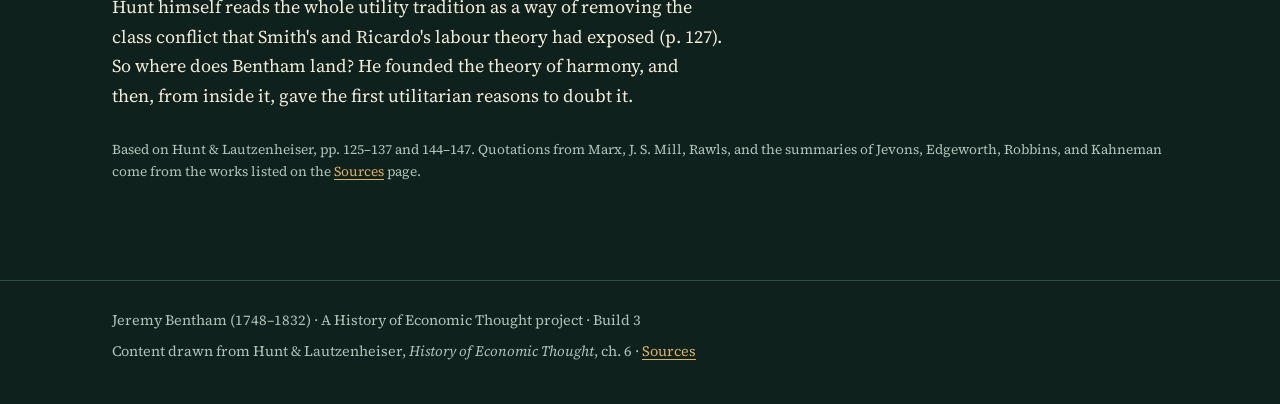
<file: critics.html>
<!DOCTYPE html>
<html lang="en">
<head>
  <meta charset="utf-8">
  <meta name="viewport" content="width=device-width, initial-scale=1">
  <title>Critics and Legacy</title>
  <link rel="preconnect" href="https://fonts.googleapis.com">
  <link rel="preconnect" href="https://fonts.gstatic.com" crossorigin>
  <link href="https://fonts.googleapis.com/css2?family=Cormorant+Garamond:ital,wght@0,500;0,600;0,700;1,500&family=Pinyon+Script&family=Source+Serif+4:ital,opsz,wght@0,8..60,400;0,8..60,600;1,8..60,400&display=swap" rel="stylesheet">
  <link rel="stylesheet" href="css/style.css">
  <style>
    .era { margin: 52px 0 18px; display: flex; flex-wrap: wrap; align-items: baseline; gap: 6px 14px; }
    .era h2 { margin: 0; }
    .era span { color: var(--ink-soft); font-style: italic; }
    .person { display: grid; grid-template-columns: 160px 1fr; gap: 24px; align-items: start; }
    .person + .person { margin-top: 24px; }
    .person .role { color: var(--accent); font-family: var(--f-display); font-weight: 600; font-size: 1.1rem; margin: -4px 0 8px; }
    .person .years { color: var(--ink-soft); font-size: .95rem; }
    .person .hook { font-size: 1.02rem; }
    @media (max-width: 620px) { .person { grid-template-columns: 1fr; } .person .portrait-frame { max-width: 180px; } }
    .tally { position: sticky; top: 72px; z-index: 5; background: rgba(14,33,29,.92); padding: 8px 0; color: var(--ink-soft); font-size: .92rem; }
    .verdict { margin-top: 56px; border-top: 3px double var(--rule); padding-top: 28px; }
  </style>
</head>
<body data-step="critics">
<main class="wrap">
  <header class="page-head">
    <p class="eyebrow">Critics &amp; Legacy</p>
    <h1>Who fought Bentham, and who carried him forward</h1>
    <p class="lede">Ten thinkers, from a forerunner in 1651 to a 1997 paper titled “Back to Bentham?” Each card stays half-closed until you name the Benthamite doctrine that person attacked or built on. You can only do that if you know the doctrines.</p>
  </header>
  <div class="tally" id="tally"></div>
  <div id="people"></div>

  <section class="verdict prose">
    <h2>Harmony or conflict?</h2>
    <p>Bentham answers this course's question twice. The <strong>early Bentham</strong>, writing in the late eighteenth century, is a writer of harmony. Each person seeks his own pleasure, and the free market allocates resources “in the most socially beneficial manner possible,” in Hunt's phrase: “no regulations nor any efforts whatsoever … can raise the quantity of wealth produced.” Nor can there be a glut: “Whoever saves money,” he wrote, “adds proportionately to the general mass of capital,” the belief later called Say's law. Hunt says the utility tradition's “perceived social harmony of all persons' interests” rests on everyone's dependence on the market (pp. 127, 132, 137).</p>
    <p>The <strong>later Bentham</strong>, by 1801, sees two places where the market leaves happiness on the table. Money saved may be “put into a chest and kept there,” so that prices, production, and profits fall. And because each extra pound brings less pleasure, a labourer and a man fifty thousand times richer cannot be fifty thousand times apart in happiness: “Five times the labourer's seems a very large, not to say excessive allowance.” So he called in “the hand of government,” though he stopped short of equality, since the labourer still needs an inducement to labour. His benchmark was the inequality of “the Anglo-American United States: meaning always those in which slave-holding has no place,” which Hunt notes was then substantially less than England's (pp. 132–34).</p>
    <p>Notice what kind of conflict this is. In Hunt's account Bentham does not speak of classes whose incomes come from opposite sources, as Ricardo's wages and profits do. He speaks of rich and poor persons whose pleasures can be added up, with a fair legislator to settle the account. Hunt's objection is that, on Bentham's own theory, legislators are egoists too, and must ask whether they gain more by serving the poor or the rich (p. 134). The successors chose sides. Senior struck out the premises behind redistribution and kept the harmony (pp. 144–45, 149); Robbins later ruled the comparison out of science. Hunt adds that Bentham's own split, laissez-faire against reform, reappears inside neoclassical economics (p. 134). Hunt himself reads the whole utility tradition as a way of removing the class conflict that Smith's and Ricardo's labour theory had exposed (p. 127). So where does Bentham land? He founded the theory of harmony, and then, from inside it, gave the first utilitarian reasons to doubt it.</p>
  </section>
  <p class="cite" style="margin-top:28px">Based on Hunt &amp; Lautzenheiser, pp. 125–137 and 144–147. Quotations from Marx, J. S. Mill, Rawls, and the summaries of Jevons, Edgeworth, Robbins, and Kahneman come from the works listed on the <a href="sources.html">Sources</a> page.</p>
</main>
<script src="js/site.js"></script>
<script src="js/learn.js"></script>
<script>
const D = {
  egoism: "Self-preference: every person is a calculating egoist",
  greatest: "The greatest happiness of the greatest number as the measure of right and wrong",
  quantity: "Pleasures differ only in quantity (push-pin is as good as poetry)",
  calc: "Pleasure can be measured: its intensity, its duration, and the other circumstances",
  value: "All value is founded on utility",
  dmu: "Each extra pound gives less pleasure, so redistribution raises total happiness",
  compare: "The pleasures of different people can be compared (the labourer and the richest man)",
  chest: "Money saved may sit idle in a chest, so government may need to add money",
  felt: "Utility means pleasure and pain as actually felt",
};
const ERAS = [
  ["Before and beside him", "1651, and his own lifetime"],
  ["The nineteenth century: heirs and enemies", "1830s–1860s"],
  ["The marginalists build on the calculus", "1870s–1880s"],
  ["The twentieth century takes it apart, and goes back", "1938–1997"],
];
// tag: ally / critic / mixed.  not: doctrines too close to the right answer to serve as wrong choices.
const PEOPLE = [
  { era: 0, name: "Thomas Hobbes", years: "Leviathan, 1651", role: "Forerunner", tag: "ally", img: "hobbes.jpg",
    hook: "Hunt's starting point for the utility tradition: a philosopher who thought that without a sovereign, life would be “solitary, poor, nasty, brutish, and short.”",
    ask: "Hobbes wrote that pity “ariseth from the imagination that the like calamity may befall himself.” Which Bentham doctrine did he anticipate?",
    ans: "egoism", not: [], miss: "Hobbes is explaining even compassion as a disguise for something. For what?",
    body: `<p>For Hobbes all human motives, even compassion, were, in Hunt's words, “so many disguises for egoistic self-interest,” and the war of each against all could end only by submission to an absolute power. Hunt reads this as the self-image of people living through the rise of capitalist relations. Bentham kept the egoism (“Self-preference has place everywhere”), and later writers, Hunt says, replaced the absolute monarch with the “invisible hand” of the market (pp. 126, 131).</p>` },
  { era: 0, name: "Jean-Baptiste Say", years: "1767–1832", role: "French contemporary", tag: "mixed", img: "say.png",
    hook: "He considered himself a disciple of Adam Smith. A historian quoted by Hunt says he “purged” Smith of “dangerous thoughts.”",
    ask: "Say wrote: “The utility of things is the ground-work of their value, and their value constitutes wealth.” Which Bentham doctrine does this echo?",
    ans: "value", not: ["chest"], miss: "The quotation is about where value comes from.",
    body: `<p>Smith, Say wrote, ascribed “to the labour of man alone … the power of producing values. This is an error.” Labour, capital, and land were coequal “productive agencies” creating utility, so there was no difference in principle between working and owning, and political economy proved “that the interest of the rich and poor … are not opposed.” But Say's law, that a general glut is impossible, was exactly what the later Bentham rejected with his money in the chest; Hunt puts him beside Malthus, Marx, and Keynes on that point (pp. 134–37).</p>` },
  { era: 1, name: "Nassau William Senior", years: "1790–1864", role: "Oxford's first professor of political economy", tag: "mixed", img: "senior.png",
    hook: "Like Bentham, he reduced economic behaviour to maximizing utility and thought work was painful. Then he removed the egalitarian half of Bentham.",
    ask: "Senior wrote that “no person feels his whole wants to be adequately supplied; . . . every person has some unsatisfied desires which he believes that additional wealth would gratify.” Which Bentham doctrine was he taking apart?",
    ans: "dmu", not: ["compare"], miss: "Bentham's case for redistribution assumed that the very rich get little from one more pound. What does Senior say about the very rich?",
    body: `<p>Hunt finds two premises under Bentham's case for redistribution: that people can become so wealthy they are nearly satiated, and that the utilities of two people can be compared. Senior denied both: wants are never fully supplied, and their urgency is “as various as the differences in individual character.” Hunt's comment: later utility theorists, “much more conservative than Bentham,” needed to deny these “egalitarian premises.” Senior also turned Bentham's painful labour into painful “abstinence,” the capitalist's claim to profit (pp. 144–47).</p>` },
  { era: 1, name: "Karl Marx", years: "Capital, vol. I, 1867", role: "Critic of capitalism", tag: "critic", img: "marx.png",
    hook: "He called Bentham “the arch-Philistine, Jeremy Bentham, that insipid, pedantic, leather-tongued oracle” of bourgeois common sense.",
    ask: "Marx: “With the driest naiveté he takes the modern shopkeeper, especially the English shopkeeper, as the normal man.” Which Bentham doctrine is he attacking?",
    ans: "egoism", not: [], miss: "Marx is objecting to Bentham's picture of what every human being is like.",
    body: `<p>Bentham said self-preference “has place everywhere.” In Marx's reading, this “normal man” was really the English shopkeeper of his own century. He added that “the principle of utility was no discovery of Bentham,” and: “Had I the courage of my friend, Heinrich Heine, I should call Mr. Jeremy a genius in the way of bourgeois stupidity.” Hunt's chapter opens with the same charge in calmer words: utility theory takes conditions produced by capitalism and projects them onto “all human beings in all societies” (pp. 125–26).</p>` },
  { era: 1, name: "John Stuart Mill", years: "Utilitarianism, 1861", role: "Raised a Benthamite", tag: "mixed", img: "mill.png",
    hook: "His father, James Mill, founded the Westminster Review with Bentham and raised him on Benthamite principles. As an adult he defended utilitarianism, and changed it.",
    ask: "“It is better to be a human being dissatisfied than a pig satisfied; better to be Socrates dissatisfied than a fool satisfied.” Which Bentham doctrine did Mill revise?",
    ans: "quantity", not: ["calc"], miss: "Mill is ranking pleasures by kind. Which doctrine treated them as all of one kind?",
    body: `<p>Bentham had written that “prejudice apart, the game of push-pin is of equal value with the arts and sciences of music and poetry.” In <em>Utilitarianism</em> (in <em>Fraser's Magazine</em> in 1861, as a book in 1863), Mill argued that some pleasures are of higher quality than others, so the question is not only how much pleasure but what kind. The cost is that pleasures can no longer simply be added up, which Bentham's calculus needed.</p>` },
  { era: 2, name: "William Stanley Jevons", years: "Theory of Political Economy, 1871", role: "Marginalist", tag: "ally", img: "jevons.png",
    hook: "He built a theory of marginal utility, the principle Hunt calls “the cornerstone of neoclassical economics.”",
    ask: "Jevons's chapter II, “Theory of Pleasure and Pain,” opens with Bentham's intensity, duration, certainty, and propinquity. Which doctrine did he build on?",
    ans: "calc", not: ["value", "felt"], miss: "Intensity, duration, certainty, propinquity: these are four of Bentham's seven what?",
    body: `<p>Jevons built marginal utility on Bentham's circumstances. Hunt shows how close Bentham had come already: against Smith's water and diamonds, Bentham argued that water is cheap because “if the whole quantity required is available, the surplus has no kind of value.” Value, on this view, depends not on total utility but on the additional utility of a small increase. Hunt says Bentham “came very close” to the principle (pp. 131–32).</p>` },
  { era: 2, name: "F. Y. Edgeworth", years: "Mathematical Psychics, 1881", role: "Measurer of pleasure", tag: "ally", img: "edgeworth.jpg",
    hook: "He imagined a “hedonimeter”: an ideal machine recording a person's pleasure moment by moment.",
    ask: "On Edgeworth's hedonimeter, a person's total happiness is the area under the curve of pleasure over time. Which Bentham doctrine was he making literal?",
    ans: "calc", not: ["felt", "value"], miss: "The height of the curve is one of Bentham's circumstances, and its length along the time axis is another.",
    body: `<p>Height times length is intensity times duration: Bentham's first two circumstances drawn as a graph. Bentham hoped a science of happiness “might someday be worked out with the same numerical exactitude as the science of physics,” in Hunt's words (p. 130). Edgeworth gave that hope its most literal picture.</p>` },
  { era: 3, name: "Lionel Robbins", years: "Economic Journal, 1938", role: "Critic of comparison", tag: "critic", mono: "LR",
    hook: "His “Interpersonal Comparisons of Utility: A Comment” (1938) took Senior's objection to Bentham and made it a rule of method.",
    ask: "Robbins argued that comparisons of utility between persons are value judgments, not science. Which Bentham doctrine falls?",
    ans: "compare", not: ["dmu"], miss: "Bentham's famous passage weighs the pleasure in one man's breast against the pleasure in another's.",
    body: `<p>Bentham asked how many times more pleasure is in the breast of the richest man than of the labourer, and answered “even twice, a liberal one.” Robbins said no science can answer that question. This is Senior's objection, that wants are “as various as the differences in individual character” (Hunt p. 145), turned into doctrine. Without comparison, the diminishing utility of money no longer yields a case for redistribution.</p>` },
  { era: 3, name: "John Rawls", years: "A Theory of Justice, 1971", role: "Philosopher of justice", tag: "critic", mono: "JR",
    hook: "A philosopher whose <em>A Theory of Justice</em> argued against utilitarianism.",
    ask: "Rawls objected that utilitarianism “does not take seriously the distinction between persons.” Which Bentham doctrine is his target?",
    ans: "greatest", not: ["compare", "dmu"], miss: "Rawls objects to a rule that adds everyone's happiness into one total and judges by the total.",
    body: `<p>“The greatest happiness of the greatest number” adds up pleasures across people as if society were one person. Then one person's loss can be justified by others' larger gains. Rawls's phrase means that each person counts separately, so a gain to some cannot simply cancel a loss to others.</p>` },
  { era: 3, name: "Daniel Kahneman", years: "Quarterly Journal of Economics, 1997", role: "“Back to Bentham?”", tag: "ally", mono: "DK",
    hook: "With Peter Wakker and Rakesh Sarin he wrote “Back to Bentham? Explorations of Experienced Utility.”",
    ask: "Kahneman and his co-authors distinguished “decision utility” from Bentham's experienced, or hedonic, utility. Which Bentham doctrine were they reviving?",
    ans: "felt", not: ["calc", "egoism"], miss: "Experienced utility is the hedonic kind: what?",
    body: `<p>Modern theory, Hunt notes, sometimes drops the word utility for a synonym such as “preference ordering” (p. 129). Kahneman, Wakker, and Sarin set Bentham's experienced, hedonic utility, the pleasure and pain people actually feel, apart from the utility of decisions and explored it as a subject of its own. The question mark in their title is worth noticing.</p>` },
];

let solved = Ledger.note("critics-solved") || [];
function tally() {
  document.getElementById("tally").textContent = solved.length === PEOPLE.length
    ? "All ten identified. Seal earned." : `${solved.length} of ${PEOPLE.length} identified · open every card to earn the seal`;
}
const host = document.getElementById("people");
let era = -1;
PEOPLE.forEach((p, i) => {
  if (p.era !== era) { era = p.era; host.insertAdjacentHTML("beforeend", `<div class="era"><h2>${ERAS[era][0]}</h2><span>${ERAS[era][1]}</span></div>`); }
  const card = document.createElement("article");
  card.className = "card person";
  card.innerHTML = `<figure class="portrait-frame">${p.img ? `<img src="images/${p.img}" alt="Portrait of ${p.name}" loading="lazy">` : `<div class="monogram">${p.mono}</div>`}</figure>
    <div><span class="tag ${p.tag}">${{ ally: "Ally", critic: "Critic", mixed: "Ally and critic" }[p.tag]}</span>
      <h3>${p.name}</h3><p class="role">${p.role} <span class="years">· ${p.years}</span></p>
      <p class="hook">${p.hook}</p><div class="slot"></div><div class="body hidden">${p.body}</div></div>`;
  host.append(card);
  const body = card.querySelector(".body");
  if (solved.includes(i)) { body.classList.remove("hidden"); card.querySelector(".slot").innerHTML = `<p class="muted" style="font-size:.9rem">✓ Doctrine: ${D[p.ans]}</p>`; return; }
  const others = Learn.shuffle(Object.keys(D).filter(k => k !== p.ans && !p.not.includes(k))).slice(0, 3);
  Learn.mcq(card.querySelector(".slot"), {
    label: "Name the doctrine", q: p.ask,
    choices: [{ t: D[p.ans], ok: true, fb: "" }, ...others.map(k => ({ t: D[k], fb: p.miss }))],
    onSolve: () => {
      Learn.open(body);
      if (!solved.includes(i)) solved.push(i);
      Ledger.note("critics-solved", solved); tally();
      if (solved.length === PEOPLE.length) Ledger.complete("critics");
    } });
});
tally();
</script>
</body>
</html>
</file>
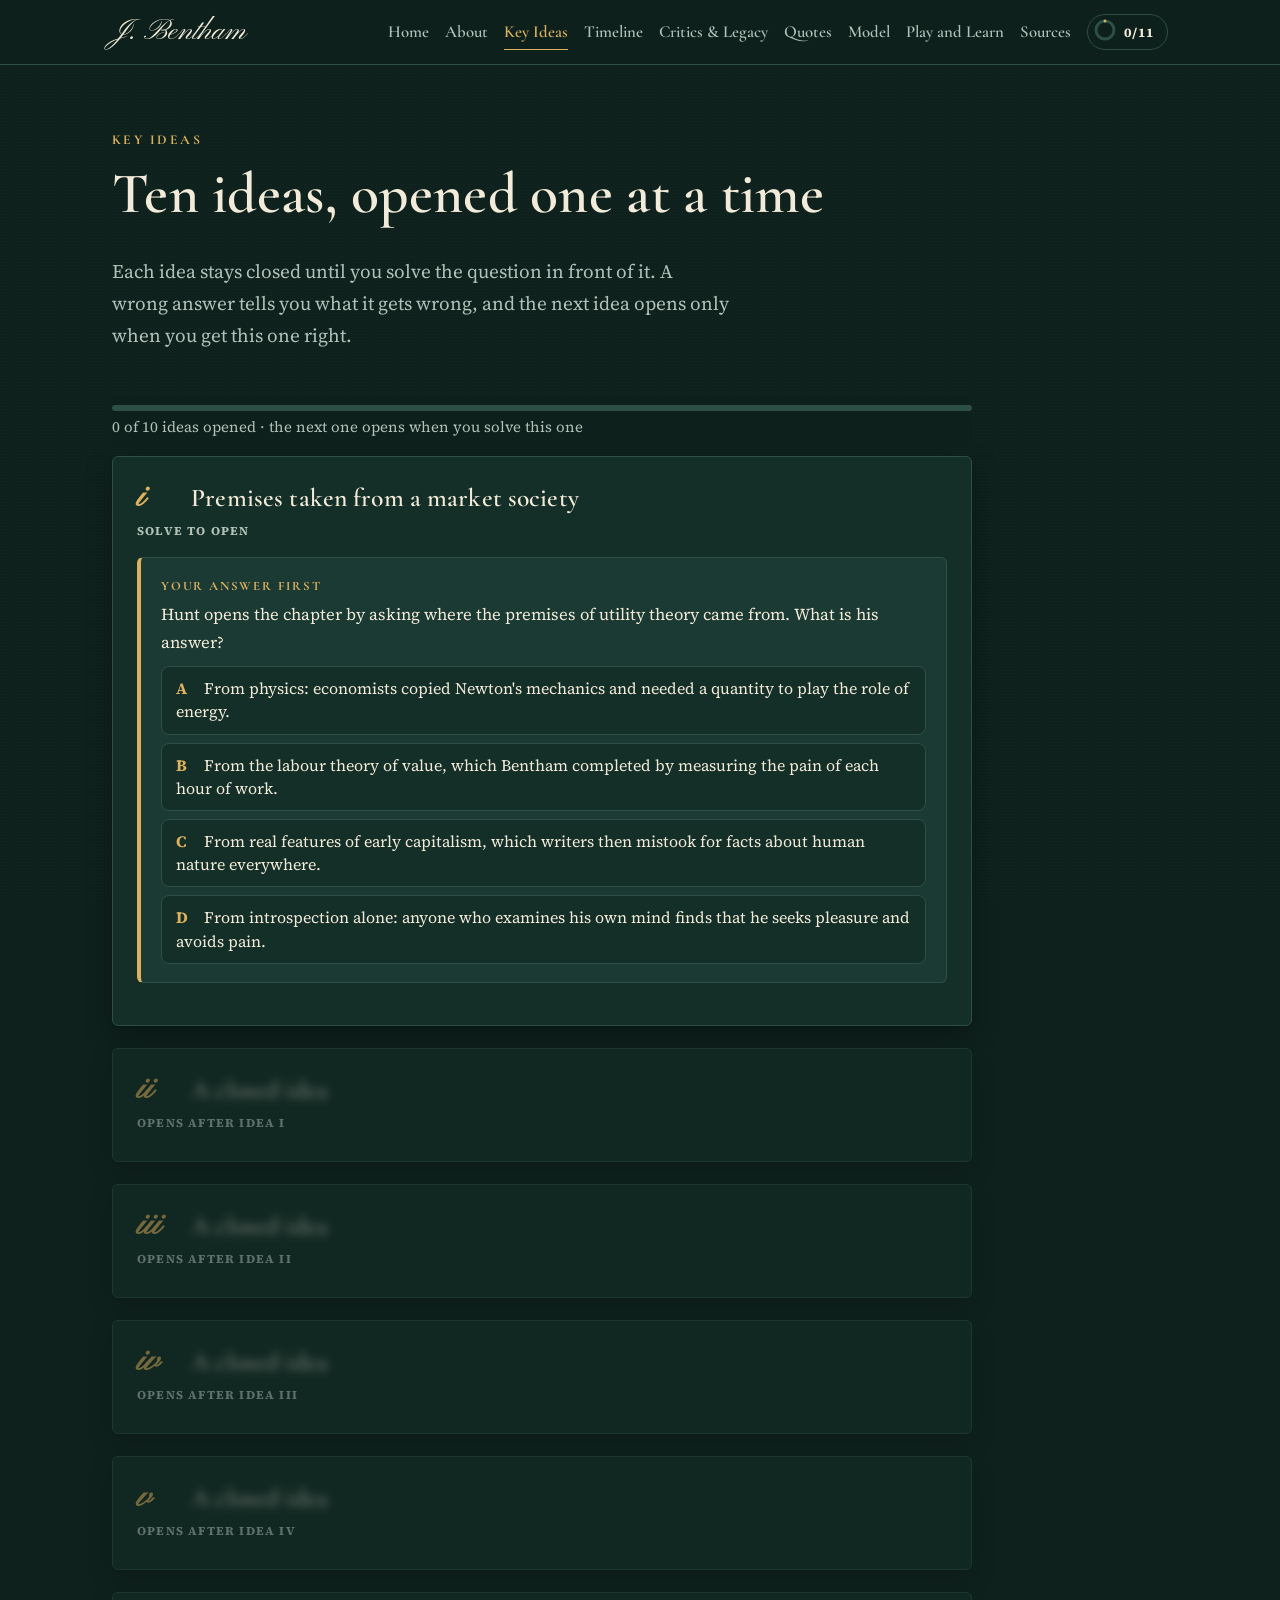
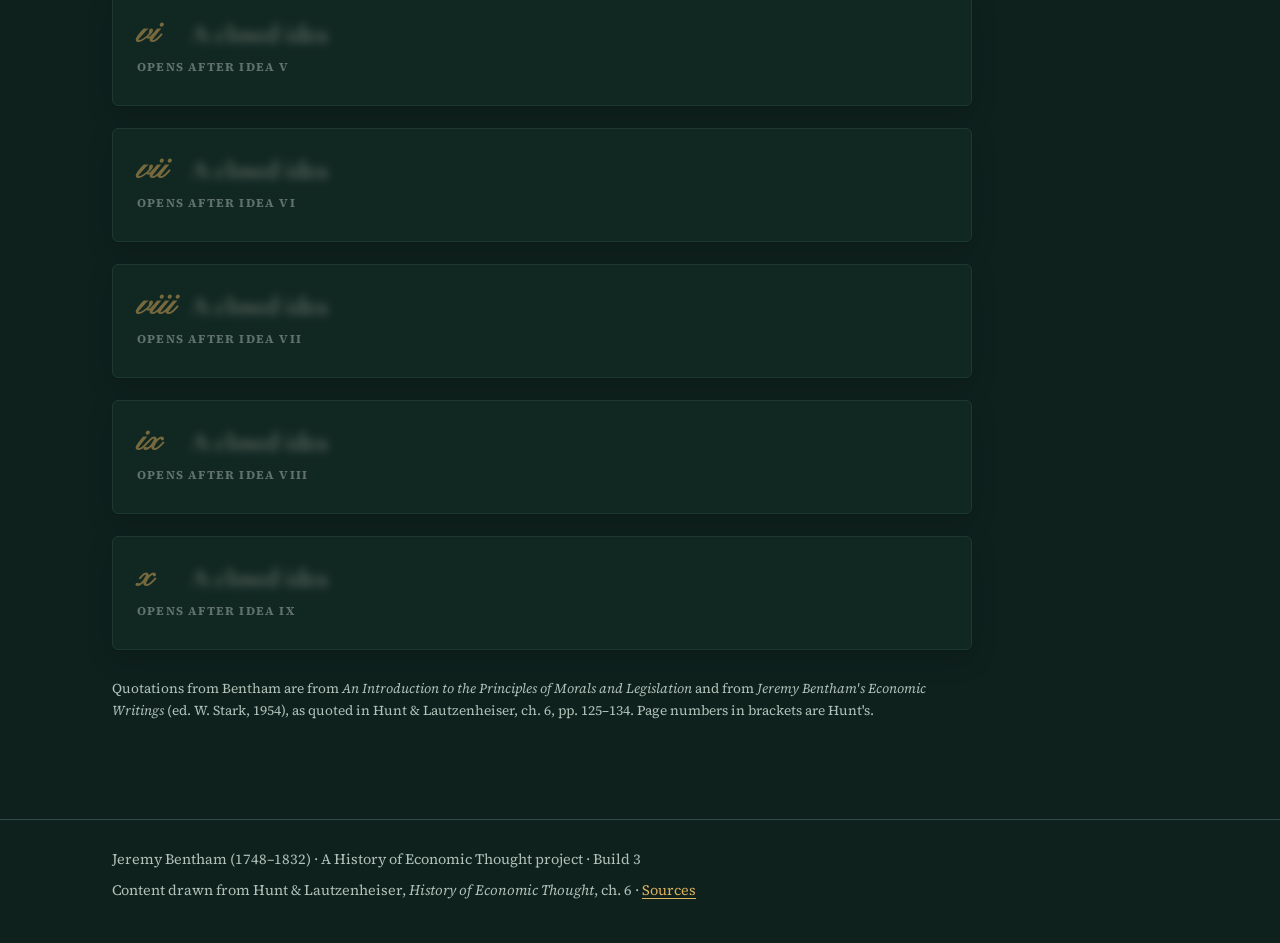
<file: ideas.html>
<!DOCTYPE html>
<html lang="en">
<head>
  <meta charset="utf-8">
  <meta name="viewport" content="width=device-width, initial-scale=1">
  <title>Bentham Key Ideas</title>
  <link rel="preconnect" href="https://fonts.googleapis.com">
  <link rel="preconnect" href="https://fonts.gstatic.com" crossorigin>
  <link href="https://fonts.googleapis.com/css2?family=Cormorant+Garamond:ital,wght@0,500;0,600;0,700;1,500&family=Pinyon+Script&family=Source+Serif+4:ital,opsz,wght@0,8..60,400;0,8..60,600;1,8..60,400&display=swap" rel="stylesheet">
  <link rel="stylesheet" href="css/style.css">
  <style>
    .ideas { display: grid; gap: 22px; max-width: 860px; }
    .idea h3 { display: flex; gap: 12px; align-items: baseline; font-size: 1.6rem; }
    .idea .num { font-family: var(--f-script); color: var(--accent); font-size: 2.2rem; line-height: 1; min-width: 1.2em; }
    .idea.locked { opacity: .5; }
    .idea.locked h3 .t { filter: blur(5px); user-select: none; }
    .idea .state { font: 700 .75rem var(--f-body); letter-spacing: .1em; text-transform: uppercase; color: var(--ink-soft); margin: -6px 0 6px; }
    .idea.solvedcard .state { color: var(--right); }
    .idea-body p:last-child { margin-bottom: 0; }
    .progress { position: sticky; top: 72px; z-index: 5; background: rgba(14,33,29,.9); padding: 8px 0; margin-bottom: 8px; max-width: 860px; }
    .progress .bar { height: 6px; background: var(--rule); border-radius: 3px; overflow: hidden; }
    .progress .bar i { display: block; height: 100%; background: var(--accent); width: 0; transition: width .4s; }
    .progress small { color: var(--ink-soft); }
    .mini { border-collapse: collapse; font-variant-numeric: tabular-nums; margin: 10px 0 14px; }
    .mini th, .mini td { border: 1px solid var(--rule); padding: 6px 12px; text-align: center; }
    .mini th { font-family: var(--f-display); color: var(--ink-soft); }
    .seven { counter-reset: s; list-style: none; padding: 0; margin: 12px 0; display: grid; gap: 8px; grid-template-columns: repeat(auto-fit, minmax(230px, 1fr)); }
    .seven li { counter-increment: s; border: 1px solid var(--rule); border-radius: 6px; padding: 8px 12px 8px 44px; position: relative; font-size: .93rem; color: var(--ink-soft); }
    .seven li::before { content: counter(s); position: absolute; left: 14px; top: 4px; font: 400 1.6rem var(--f-script); color: var(--accent); }
    .seven li b { color: var(--ink); font-family: var(--f-display); font-size: 1.1rem; display: block; }
    .five { display: grid; grid-template-columns: repeat(auto-fit, minmax(150px, 1fr)); gap: 8px; margin: 10px 0 14px; }
    .five div { border: 1px solid var(--rule); border-radius: 6px; padding: 8px 10px; font-size: .88rem; color: var(--ink-soft); }
    .five b { display: block; color: var(--ink); font-family: var(--f-display); font-size: 1.05rem; }
    .buckets { display: flex; gap: 6px; align-items: flex-end; height: 120px; margin: 12px 0 4px; }
    .buckets div { flex: 1; background: var(--pleasure); border-radius: 3px 3px 0 0; position: relative; min-height: 2px; }
    .buckets div span { position: absolute; top: -20px; left: 0; right: 0; text-align: center; font-size: .8rem; color: var(--ink-soft); }
    .buckets div.cut { background: var(--rule); }
    .bucket-labels { display: flex; gap: 6px; font-size: .78rem; color: var(--ink-soft); }
    .bucket-labels span { flex: 1; text-align: center; }
  </style>
</head>
<body>
<main class="wrap">
  <header class="page-head">
    <p class="eyebrow">Key Ideas</p>
    <h1>Ten ideas, opened one at a time</h1>
    <p class="lede">Each idea stays closed until you solve the question in front of it. A wrong answer tells you what it gets wrong, and the next idea opens only when you get this one right.</p>
  </header>

  <div class="progress"><div class="bar"><i id="pbar"></i></div><small id="ptext"></small></div>
  <div class="ideas" id="ideas"></div>
  <p class="cite" style="margin-top:28px;max-width:860px">Quotations from Bentham are from <em>An Introduction to the Principles of Morals and Legislation</em> and from <em>Jeremy Bentham's Economic Writings</em> (ed. W. Stark, 1954), as quoted in Hunt &amp; Lautzenheiser, ch. 6, pp. 125–134. Page numbers in brackets are Hunt's.</p>
</main>
<script src="js/site.js"></script>
<script src="js/learn.js"></script>
<script>
// Diminishing utility of successive buckets of water (used in idea vi).
const WATER = [50, 30, 15, 5, 0, 0];
function bucketsHTML(have) {
  const max = Math.max(...WATER);
  return `<div class="buckets" role="img" aria-label="Utility of each successive bucket of water">${WATER.map((v, i) =>
      `<div class="${i < have ? "" : "cut"}" style="height:${Math.max(2, v / max * 100)}%"><span>${v}</span></div>`).join("")}</div>
    <div class="bucket-labels">${WATER.map((_, i) => `<span>bucket ${i + 1}</span>`).join("")}</div>`;
}

const IDEAS = [
  { title: "Premises taken from a market society",
    ask: { q: "Hunt opens the chapter by asking where the premises of utility theory came from. What is his answer?",
      choices: [
        { ok: true, t: "From real features of early capitalism, which writers then mistook for facts about human nature everywhere.",
          fb: "Hunt's claim is that utility theorists noticed real conditions of their own society and mistook them for human nature everywhere [pp. 125–26]." },
        { t: "From introspection alone: anyone who examines his own mind finds that he seeks pleasure and avoids pain.",
          fb: "That is what Bentham and Senior said they were doing. Hunt's point is that the introspection was done by people living inside a particular kind of society, and it showed them that society." },
        { t: "From physics: economists copied Newton's mechanics and needed a quantity to play the role of energy.",
          fb: "Bentham did hope for a science of happiness with “the same numerical exactitude as the science of physics” [p. 130]. But Hunt traces the premises to social conditions, not to an imitation of physics." },
        { t: "From the labour theory of value, which Bentham completed by measuring the pain of each hour of work.",
          fb: "The reverse. Hunt says Bentham, Say, and Senior each helped economists abandon the labour theory of value, and with it its class-conflict conclusions [p. 127]." } ] },
    body: `
      <p>Hunt lists five features of capitalism, each of which the utility tradition turned into a fact about human nature [p. 129]:</p>
      <div class="five">
        <div><b>Atomistic individualism</b>Specialized producers see themselves as isolated units facing the market alone.</div>
        <div><b>Egoistic utilitarianism</b>All motives become the pursuit of pleasure and avoidance of pain.</div>
        <div><b>Dependence on markets</b>Everyone needs the market, so it looks good for everyone.</div>
        <div><b>Profits finance growth</b>If the income split is taken as given, capitalists appear to pay the cost of accumulation.</div>
        <div><b>Calculating rationalism</b>The businessman's bookkeeping becomes the model of every decision.</div>
      </div>
      <p>The tradition starts earlier than Bentham. Thomas Hobbes, in <em>Leviathan</em> (1651), held that every motive, even pity, was disguised self-interest, and that without a sovereign life would be “solitary, poor, nasty, brutish, and short” [p. 126]. Hobbes's remedy was an absolute monarch. Later writers who kept his view of human nature replaced the monarch with the “invisible hand” of the market.</p>
      <p>Keep this frame in mind as you read Bentham. The question is not only whether his principle is true, but what it makes easy and hard to see.</p>` },

  { title: "Two sovereign masters",
    pre: `<blockquote class="q">“Nature has placed mankind under the governance of two sovereign masters, <span class="k-pain">pain</span> and <span class="k-pleasure">pleasure</span>. It is for them alone to point out what we ought to do, as well as to determine what we shall do . . . . They govern us in all we do, in all we say, in all we think . . . .” [p. 130]</blockquote>`,
    ask: { q: "Read the second sentence again. Pleasure and pain do two jobs in it. What are they?",
      choices: [
        { ok: true, t: "They explain what people will do, and they are also the standard of what people ought to do.",
          fb: "“What we ought to do” is a moral standard; “what we shall do” is a prediction. Bentham makes one principle carry both, which is why utilitarianism is at once a theory of behaviour and a theory of good legislation." },
        { t: "They explain what people will do, but Bentham is careful to say nothing about what they ought to do.",
          fb: "“It is for them alone to point out what we ought to do” is a claim about morals. It is Senior, later, who tries to strip ethics out of economics [p. 142]." },
        { t: "They are two separate motives that pull against each other, so behaviour is unpredictable.",
          fb: "Bentham treats pain as negative pleasure, so the two collapse into one scale. Hunt restates the principle as “all human activity springs from the desire to maximize pleasure” [p. 130]." },
        { t: "Pleasure governs the rich, who can afford it, and pain governs the poor, who cannot escape it.",
          fb: "Bentham's claim is universal: “mankind,” “in all we do.” The universality is exactly what Hunt questions in idea i." } ] },
    body: `
      <p>Bentham then defines his key term:</p>
      <blockquote class="q">“By utility is meant that property in any object, whereby it tends to produce benefit, advantage, pleasure, good, or happiness (all this in the present case comes to the same thing), or (what comes again to the same thing) to prevent the happening of mischief, pain, evil, or unhappiness to the party whose interest is considered.” [p. 130]</blockquote>
      <p style="margin-top:14px">Notice the two parentheses. Benefit, advantage, pleasure, good, and happiness “come to the same thing.” Every kind of good is put on one scale, so goods can be added and compared. That single scale is what makes a <em>calculus</em> possible, and it is the root of the word economists still use: utility.</p>
      <p>The social version is the axiom from his first book, <em>A Fragment on Government</em> (1776): “it is the greatest happiness of the greatest number that is the measure of right and wrong.”</p>` },

  { title: "Seven circumstances: the felicific calculus",
    pre: `<p>Bentham thought pleasures could be “numerically quantified” so that we can “understand their value” [p. 130]. The first circumstances he names for a single pleasure are its <strong>intensity</strong>, its <strong>duration</strong>, and its <strong>certainty</strong>.</p>
          <p>Take the simplest version: value = intensity × duration × certainty, where certainty is the chance the pleasure happens at all.</p>`,
    ask: { kind: "num", q: "A pleasure of intensity <strong>6</strong> would last <strong>4</strong> hours, but there is only a <strong>one-in-two</strong> chance it happens. What is its value?",
      answer: 12,
      misses: [
        { when: v => v === 24, fb: "24 is intensity × duration. A pleasure that may not happen is worth less than one that surely will. Multiply by its certainty." },
        { when: v => v === 10, fb: "Intensity and duration multiply rather than add: a pleasure twice as long at the same intensity is twice as much pleasure." },
        { when: v => v === 5, fb: "Add-then-halve treats intensity and duration as substitutes. Multiply them, then apply the certainty." },
        { when: v => v === 3, fb: "That halves twice. Certainty is one-in-two, applied once." } ],
      reveal: "6 × 4 = 24 units if it were sure; with a one-in-two chance, 24 × 0.5 = 12.",
      fbRight: "6 × 4 = 24 if it were sure, and a one-in-two chance halves it to 12." },
    body: `
      <p>The full list, as Bentham gave it:</p>
      <blockquote class="q">“To a number of persons, with reference to each of whom the value of a pleasure or pain is considered, it will be greater or less, according to seven circumstances: . . . viz.” [p. 130]</blockquote>
      <ol class="seven">
        <li><b>Intensity</b>How strong it is.</li>
        <li><b>Duration</b>How long it lasts.</li>
        <li><b>Certainty or uncertainty</b>How likely it is to happen.</li>
        <li><b>Propinquity or remoteness</b>How soon it comes.</li>
        <li><b>Fecundity</b>The chance it is followed by more sensations of the same kind.</li>
        <li><b>Purity</b>The chance it is <em>not</em> followed by the opposite kind.</li>
        <li><b>Extent</b>The number of persons it reaches.</li>
      </ol>
      <p>The first four value a single sensation for one person. Fecundity and purity value the <em>act</em> that produces it, by what follows. Extent is what turns a private calculation into a public one: the legislator adds up the balance for everyone affected. You will work through all seven in <a href="games/calculus.html">The Felicific Calculus</a>.</p>
      <p class="mb-0">Two of these survive in every economics course under other names: certainty becomes <em>expected</em> utility, and propinquity becomes <em>discounting</em>. Extent is the one that later economists dropped, for reasons you will meet in idea ix.</p>` },

  { title: "Self-preference, and labour as pure pain",
    ask: { q: "Bentham held that people are dominated by self-regarding interest and that work is painful in itself. What follows for anyone who wants work done?",
      choices: [
        { ok: true, t: "It must be paid for or compelled: work happens only for a greater pleasure or against a greater pain.",
          fb: "If labour yields nothing but aversion, a wage is a payment to endure pain. The same idea, applied to the capitalist, becomes Senior's “abstinence” [p. 147]." },
        { t: "Most people will work anyway, for the satisfaction of a job well done and the respect it brings.",
          fb: "That is exactly what Bentham denies: “love of labour is a contradiction in terms” [p. 131]." },
        { t: "Work should be kept to a minimum, since on this account it only ever adds pain to the ledger.",
          fb: "Work produces the goods that give pleasure. The calculus says to undertake it when the pleasure it buys outweighs its pain." },
        { t: "Wages should be set by the needs of each worker's family, since want is a pain too.",
          fb: "Nothing in self-preference ties pay to need. (Senior, for one, attacked the idea of paying by need [pp. 139–40].)" } ] },
    body: `
      <blockquote class="q">“In the general tenor of life, in every human breast, self-regarding interest is predominant over all other interests put together . . . . Self-preference has place everywhere.” [p. 131]</blockquote>
      <blockquote class="q">“Aversion is the emotion—the only emotion—which labour, taken by itself, is qualified to produce . . . . In so far as labour is taken in its proper sense, love of labour is a contradiction in terms.” [p. 131]</blockquote>
      <p style="margin-top:14px" class="mb-0">Compare Smith, Ricardo, and later Marx, for whom labour is the <em>source</em> of value. For Bentham labour is a <em>cost</em>, a pain to be weighed against the pleasures it buys. The modern labour-leisure model, where work enters the utility function with a minus sign, is Bentham's view in algebra.</p>` },

  { title: "All value is founded on utility",
    pre: `<blockquote class="q">“The terms wealth and value explain each other. An article can only enter into the composition of a mass of wealth if it possesses some value. It is by the degrees of that value that wealth is measured. All value is founded on utility . . . . Where there is no use, there cannot be any value.” [p. 131]</blockquote>`,
    ask: { q: "Labour becomes twice as productive in making cloth. Ricardo and Bentham agree that the nation now has more cloth. What do they say about its value?",
      choices: [
        { ok: true, t: "Ricardo: each yard is worth less, though wealth grows. Bentham: more useful cloth is more value, and so more wealth.",
          fb: "For Ricardo, value and wealth can move in opposite directions. For Bentham they “explain each other,” so more utility is more value is more wealth [p. 131]." },
        { t: "Both say each yard is worth less, since value follows the labour it takes, and that labour has halved.",
          fb: "That is Ricardo's answer only. Bentham has no labour in his theory of value at all; value is founded on utility." },
        { t: "Both say total value has doubled, because there is twice as much cloth and value measures wealth.",
          fb: "Ricardo explicitly denies this: higher productivity lowers the value of each commodity while raising the general wealth [p. 131]." },
        { t: "Neither: prices are set by supply and demand alone, so productivity tells you nothing about value.",
          fb: "Both men are giving a theory of what lies behind supply and demand. Their theories disagree about what that is." } ] },
    body: `
      <p>Smith and Ricardo agreed that a thing must be useful to have exchange value. But they did not think use could explain <em>how much</em> exchange value a thing has. Bentham did [p. 131].</p>
      <p class="mb-0">This is the hinge of the chapter. Under the labour theory, incomes from working and from owning are different in kind, and that difference points to class conflict. Under utility, every source of value is just a contributor to utility. Say will draw that conclusion openly: labour, capital, and land are coequal “productive agencies” [p. 135]. So the choice of a value theory is also a choice about whether classes appear in the theory at all.</p>` },

  { title: "Water and diamonds",
    pre: `<p>Smith used water and diamonds to show that use and exchange value are unrelated: water is most useful and nearly free; diamonds are nearly useless and dear. Bentham answered him.</p>
          <p>Here is a household's pleasure from each successive bucket of water in a day (bucket 1 is drinking water, the later ones wash floors):</p>
          ${bucketsHTML(6)}`,
    ask: { kind: "num", q: "The household has <strong>2</strong> buckets. A water-carrier at the door offers a <strong>third</strong>. How much pleasure is that bucket worth to the household?",
      answer: 15,
      misses: [
        { when: v => v === 30, fb: "30 is the second bucket, which the household already has. What does the <em>next</em> one add?" },
        { when: v => v === 95, fb: "95 is the total from three buckets. The carrier is selling one more bucket, not the whole supply." },
        { when: v => v === 80, fb: "80 is what the two buckets they already have give together. The question is what one more adds." },
        { when: v => v === 0, fb: "That would be right if the household had four or more buckets already. With only two, a third still matters." } ],
      reveal: "The third bucket adds 15. What a thing is worth in exchange depends on what the next unit adds, not on the total.",
      fbRight: "The third bucket adds 15. With five buckets on hand the sixth would add nothing, and nobody would pay for it." },
    body: `
      <p>That is Bentham's argument, nearly in those words:</p>
      <blockquote class="q">“Water is the example he has chosen of that sort of article which has great value with a view to use but none with a view to exchange. In order to realize how erroneous the latter assertion is, he would only have had to consult in London the New River Board, and to remember that at Paris he had seen it sold retail by those who carry it into the houses. . . . The reason why water is found not to have any value with a view to exchange is that it is equally devoid of a value with a view to use. If the whole quantity required is available, the surplus has no kind of value.” [pp. 131–32]</blockquote>
      <p style="margin-top:14px">“The surplus has no kind of value.” Water is cheap not because it is useless but because the <em>last</em> unit of it is. Hunt says Bentham “came very close to developing a theory of the relationship between marginal utility and price” [p. 132], the idea that Jevons, Menger, and Walras made the centre of economics in the 1870s.</p>
      <p class="mb-0">What is lost in lining him up with the marginalists? Bentham's “value in use” is a quantity of felt pleasure that he hoped to measure. Later economists kept the margin and threw away the measurement.</p>` },

  { title: "Early Bentham: saving is capital, and government cannot help",
    ask: { q: "Young Bentham wrote: “Whoever saves money adds proportionately to the general mass of capital.” If that is always true, what must also be true?",
      choices: [
        { ok: true, t: "There can be no general glut, since every pound not spent on consumption is spent on capital.",
          fb: "If every saved pound is invested, total spending never falls short of total output. This is the view later called Say's law [pp. 132, 137]." },
        { t: "Saving reduces employment, because savers buy fewer goods and merchants hire fewer hands.",
          fb: "That is the worry Bentham reached later. On the early view, a pound not spent on bread is spent on tools and wages instead." },
        { t: "The government should encourage saving with subsidies, since saving is the only source of capital.",
          fb: "Early Bentham was a strong advocate of laissez-faire. He thought no regulation could raise the quantity of wealth produced." },
        { t: "Saving raises prices, because capital goods compete with consumers for the same resources.",
          fb: "On this view saving changes what is bought, not how much is spent in total, so it gives no reason for prices in general to move." } ] },
    body: `
      <p>Bentham began as a follower of Smith. A free market allocates resources to their most productive uses, so government can only do harm:</p>
      <blockquote class="q">“Therefore no regulations nor any efforts whatsoever, either on the part of subjects or governors, can raise the quantity of wealth produced during a given period.” [p. 132]</blockquote>
      <p style="margin-top:14px" class="mb-0">On the course question, this is the harmony answer at its purest. The market does the most good possible, aggregate supply always equals aggregate demand, and there need never be involuntary unemployment. Nearly every economist of his generation agreed, except Malthus [p. 132].</p>` },

  { title: "Later Bentham: the money in the chest",
    pre: `<p>By 1801 Bentham had changed his mind about the hand of government. The first reason was saving:</p>
          <blockquote class="q">“Suppose an increase in the habit of frugality. Its first effect will be to diminish the mass of expenditure on consumption.” [p. 133]</blockquote>
          <p style="margin-top:14px">Suppose the money saved, “instead of being put into circulation, is for an indefinite time put into a chest and kept there.”</p>`,
    ask: { kind: "num", q: "A town spends <strong>£100</strong> this year. Next year people save <strong>20%</strong> of their income, and <strong>half</strong> of what they save goes into a chest instead of being lent out. Everything else is spent. How much is spent next year, in pounds?",
      answer: 90, unit: "£",
      misses: [
        { when: v => v === 80, fb: "That treats all saving as lost. Half of the £20 saved is lent out and spent on capital, as early Bentham said. Only the half in the chest leaves circulation." },
        { when: v => v === 100, fb: "That would be true if all saving were lent out (early Bentham, Say). Here half of it sits in a chest." },
        { when: v => v === 10, fb: "£10 is the amount that goes into the chest. What is left in circulation?" },
        { when: v => v === 50, fb: "Half of the <em>savings</em> is hoarded, not half of all income." } ],
      reveal: "Saved: 20% of £100 = £20. Hoarded: half of that = £10. Spending next year: £100 − £10 = £90.",
      fbRight: "£20 is saved; £10 of it is lent and spent, £10 goes into the chest. Spending falls to £90." },
    body: `
      <p>Bentham traced what follows: falling prices and production, then falling profits, then falling investment [p. 133]. A shortfall in spending feeds on itself. And he had a remedy:</p>
      <blockquote class="q">If the government increased the money in circulation, “then the money introduced . . . becomes a source of increasing wealth.” [p. 133]</blockquote>
      <p style="margin-top:14px">This puts later Bentham beside Malthus, and ahead of Marx and Keynes, among the rejecters of Say's law [p. 137]. The difference from Say lies in one assumption. Say treats money as only a means of exchange, so nobody holds it. Bentham's chest is money held for its own sake. You will run this economy, and try to rescue it, in <a href="games/chest.html">The Money in the Chest</a>.</p>` },

  { title: "A pound means more to a poor man",
    pre: `<p>The second reason for government was inequality. In Hunt's words, Bentham believed that “a person's capacity to get enjoyment from money declined as he got more money” [p. 133]: in modern terms, a diminishing marginal utility of money. He put it as a comparison between a labourer with a bare but sure subsistence and the richest man in the country, with an income 50,000 times as great:</p>
          <blockquote class="q">“. . . the quantity of pleasure in the breast of the . . . [rich man] will naturally be greater than the quantity in the breast of the labourer: Be it so. But by how much—by how many times greater? Fifty thousand times? This is assuredly more than any man would take it upon himself to say. A thousand times then?—a hundred?—ten times?—five times? . . . Five times the labourer's seems a very large, not to say excessive allowance: even twice, a liberal one.” [p. 133]</blockquote>`,
    ask: { q: "Suppose Bentham is right: 50,000 times the money buys at most five times the pleasure. A legislator takes £100 from the richest man and gives it to labourers. What happens to the total pleasure in society?",
      choices: [
        { ok: true, t: "It rises: the rich man hardly notices the loss, while the labourers' gain is large.",
          fb: "With diminishing marginal utility of money, a pound moved from where it gives little pleasure to where it gives much raises the total. Hunt: redistribution “would increase the total of society's aggregate utility” [p. 133]." },
        { t: "It stays the same, because the money is only moved around, not created.",
          fb: "The money total is unchanged. The pleasure total is not, because a pound is worth far less to the rich man than to the labourer." },
        { t: "It falls, because the rich man's pain from losing £100 is greater than the labourers' gain from it.",
          fb: "That gets the direction backwards. The rich man's pleasure is at most a few times the labourer's, though his money is 50,000 times as great, so each of his pounds gives very little." },
        { t: "It cannot be said, since pleasures of different people cannot be compared.",
          fb: "That is Senior's position, and later Robbins's [p. 145]. Bentham compares them openly: the whole passage is a comparison between two breasts." } ] },
    body: `
      <p>But Bentham was “by no means an advocate of complete equality” [p. 133]. Past some point, redistribution does more harm than good, above all by weakening the workers' inducement to labour. His standard for the right degree of inequality:</p>
      <blockquote class="q">It “should be that which has place in the Anglo-American United States: meaning always those in which slave-holding has no place.” [p. 133]</blockquote>
      <p style="margin-top:14px">Hunt notes that inequality in those states was then far less than in England, so this “would have meant a very radical reform indeed” [p. 134]. In <a href="games/purse.html">The Labourer and the Richest Man</a> you will find the point where redistribution stops paying.</p>
      <p class="mb-0">Two premises carry the argument: people can become nearly satiated with wealth, and one person's utility can be compared with another's. Later, more conservative utility theorists had to deny both. Senior denied both explicitly [pp. 144–45].</p>` },

  { title: "Who reforms the reformers?",
    ask: { q: "Bentham's reforms need a government that redistributes for the general good. Hunt finds a difficulty inside Bentham's own premises. Which?",
      choices: [
        { ok: true, t: "Legislators are egoists too, and they have more to gain by serving the rich than the poor.",
          fb: "The reformer's government has to be “a benevolent, impartial institution,” but it is made of “ordinary persons” who maximize their own pleasure [p. 134]." },
        { t: "The government cannot know the intensity and duration of everyone's pleasures, so it cannot run the calculus.",
          fb: "That is a fair objection (Hayek would make a version of it), but it is not Hunt's. Hunt's is about motives, not information." },
        { t: "Redistribution violates the natural right to property, which no calculation of pleasure can override.",
          fb: "Bentham rejected natural rights altogether; he called them “nonsense upon stilts.” The difficulty Hunt finds is internal to utilitarianism." },
        { t: "Taxes on the rich are always passed on, so in the end the poor pay for their own relief.",
          fb: "Hunt does not argue about tax incidence here. His point concerns who controls the government." } ] },
    body: `
      <p>Hunt calls this “an inadequacy that was to be pervasive in the neoclassical approach” [p. 134]: the policy recommendations assume a neutral state, while the theory of human nature says there is no such thing.</p>
      <p>Bentham saw a version of the problem himself. His worry about the “sinister interests” of rulers drew him into parliamentary reform. After meeting James Mill in 1808 he drafted a case for it, published as the <em>Plan of Parliamentary Reform</em> (1817): votes for literate men, equal electoral districts, annual elections, and the secret ballot, which he thought the most important of all. Soon after, he declared himself a republican. Whether a reformed electorate solves Hunt's problem is a question worth arguing in class.</p>
      <p class="mb-0">Hunt's last word on Bentham: over his lifetime there was “a split or antagonism between his earlier extreme laissez-faire attitude and his later reformist attitude,” and the same split runs through the neoclassical tradition built on his philosophy [p. 134]. That split is Bentham's answer to the course question. The market harmonizes interests, except where it doesn't, and the exceptions are where the arguments start.</p>` },
];

const NUMS = ["i", "ii", "iii", "iv", "v", "vi", "vii", "viii", "ix", "x"];
let solved = Ledger.note("ideas-solved") || [];
const host = document.getElementById("ideas");

function progress() {
  const n = solved.length;
  document.getElementById("pbar").style.width = (n / IDEAS.length * 100) + "%";
  document.getElementById("ptext").textContent = n === IDEAS.length
    ? "All ten ideas opened. Seal earned."
    : `${n} of ${IDEAS.length} ideas opened · the next one opens when you solve this one`;
}

// The first unsolved idea is "current"; everything after it stays closed.
function buildCard(i) {
  const idea = IDEAS[i];
  const next = IDEAS.findIndex((_, k) => !solved.includes(k));
  const isSolved = solved.includes(i), isCurrent = i === next;
  const card = document.createElement("article");
  card.className = "card idea" + (isSolved ? " solvedcard" : isCurrent ? "" : " locked");
  card.id = "idea-" + (i + 1);
  card.innerHTML = `<h3><span class="num">${NUMS[i]}</span><span class="t">${isSolved || isCurrent ? idea.title : "A closed idea"}</span></h3>
    <div class="state">${isSolved ? "✓ Opened" : isCurrent ? "Solve to open" : `Opens after idea ${NUMS[i - 1]}`}</div>`;
  if (isSolved) {
    card.insertAdjacentHTML("beforeend", (idea.pre || "") + `<div class="idea-body">${idea.body}</div>`);
  } else if (isCurrent) {
    card.insertAdjacentHTML("beforeend", (idea.pre || "") + `<div class="slot"></div><div class="idea-body hidden"></div>`);
    const slot = card.querySelector(".slot"), body = card.querySelector(".idea-body");
    const done = () => {
      if (!solved.includes(i)) solved.push(i);
      Ledger.note("ideas-solved", solved);
      body.innerHTML = idea.body; Learn.open(body);
      card.classList.add("solvedcard"); card.querySelector(".state").textContent = "✓ Opened";
      idea.after && idea.after();
      progress();
      if (solved.length === IDEAS.length) Ledger.complete("ideas");
      // open the following idea in place, leaving this one (and its feedback) on screen
      const nxt = document.getElementById("idea-" + (i + 2));
      if (nxt) nxt.replaceWith(buildCard(i + 1));
    };
    const o = Object.assign({ label: "Your answer first", onSolve: done }, idea.ask);
    idea.ask.kind === "num" ? Learn.num(slot, o) : Learn.mcq(slot, o);
  }
  return card;
}
IDEAS.forEach((idea, i) => {
  host.append(buildCard(i));
  if (solved.includes(i) && idea.after) idea.after();
});
progress();
</script>
</body>
</html>
</file>
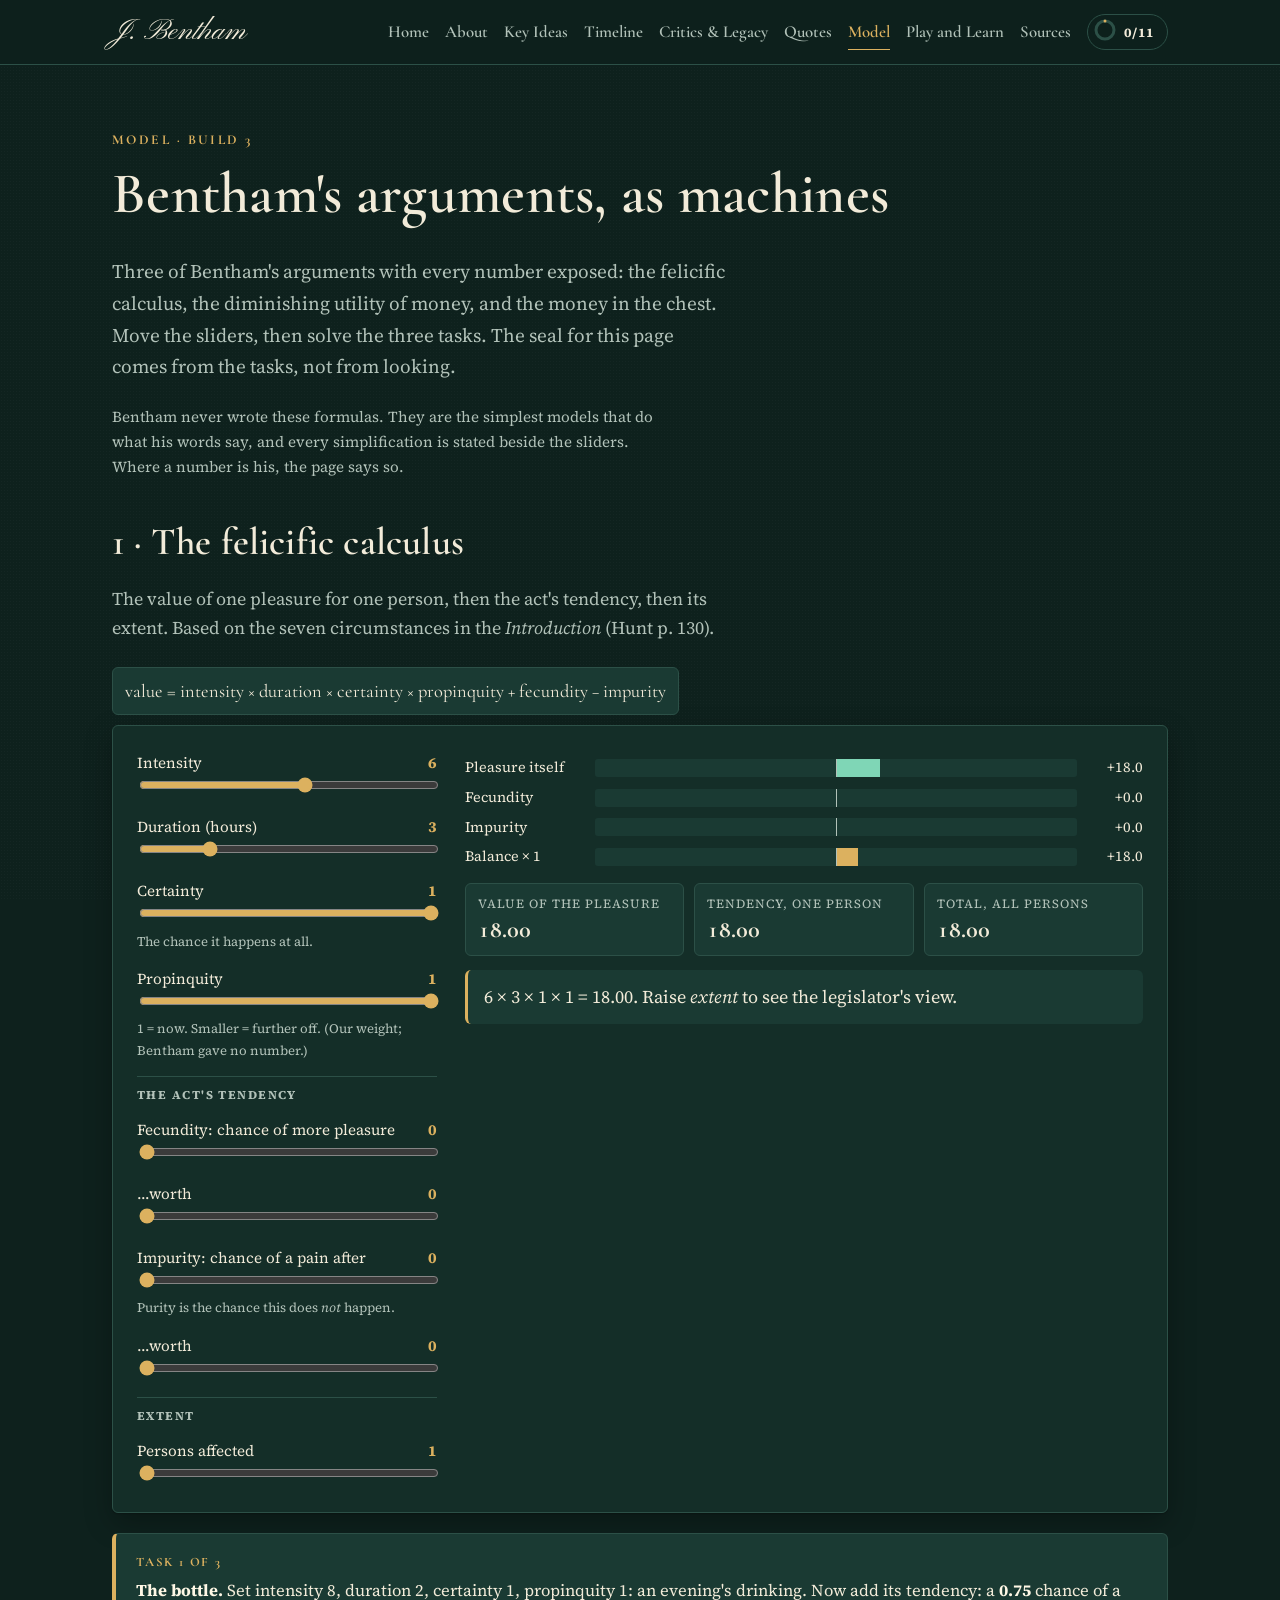
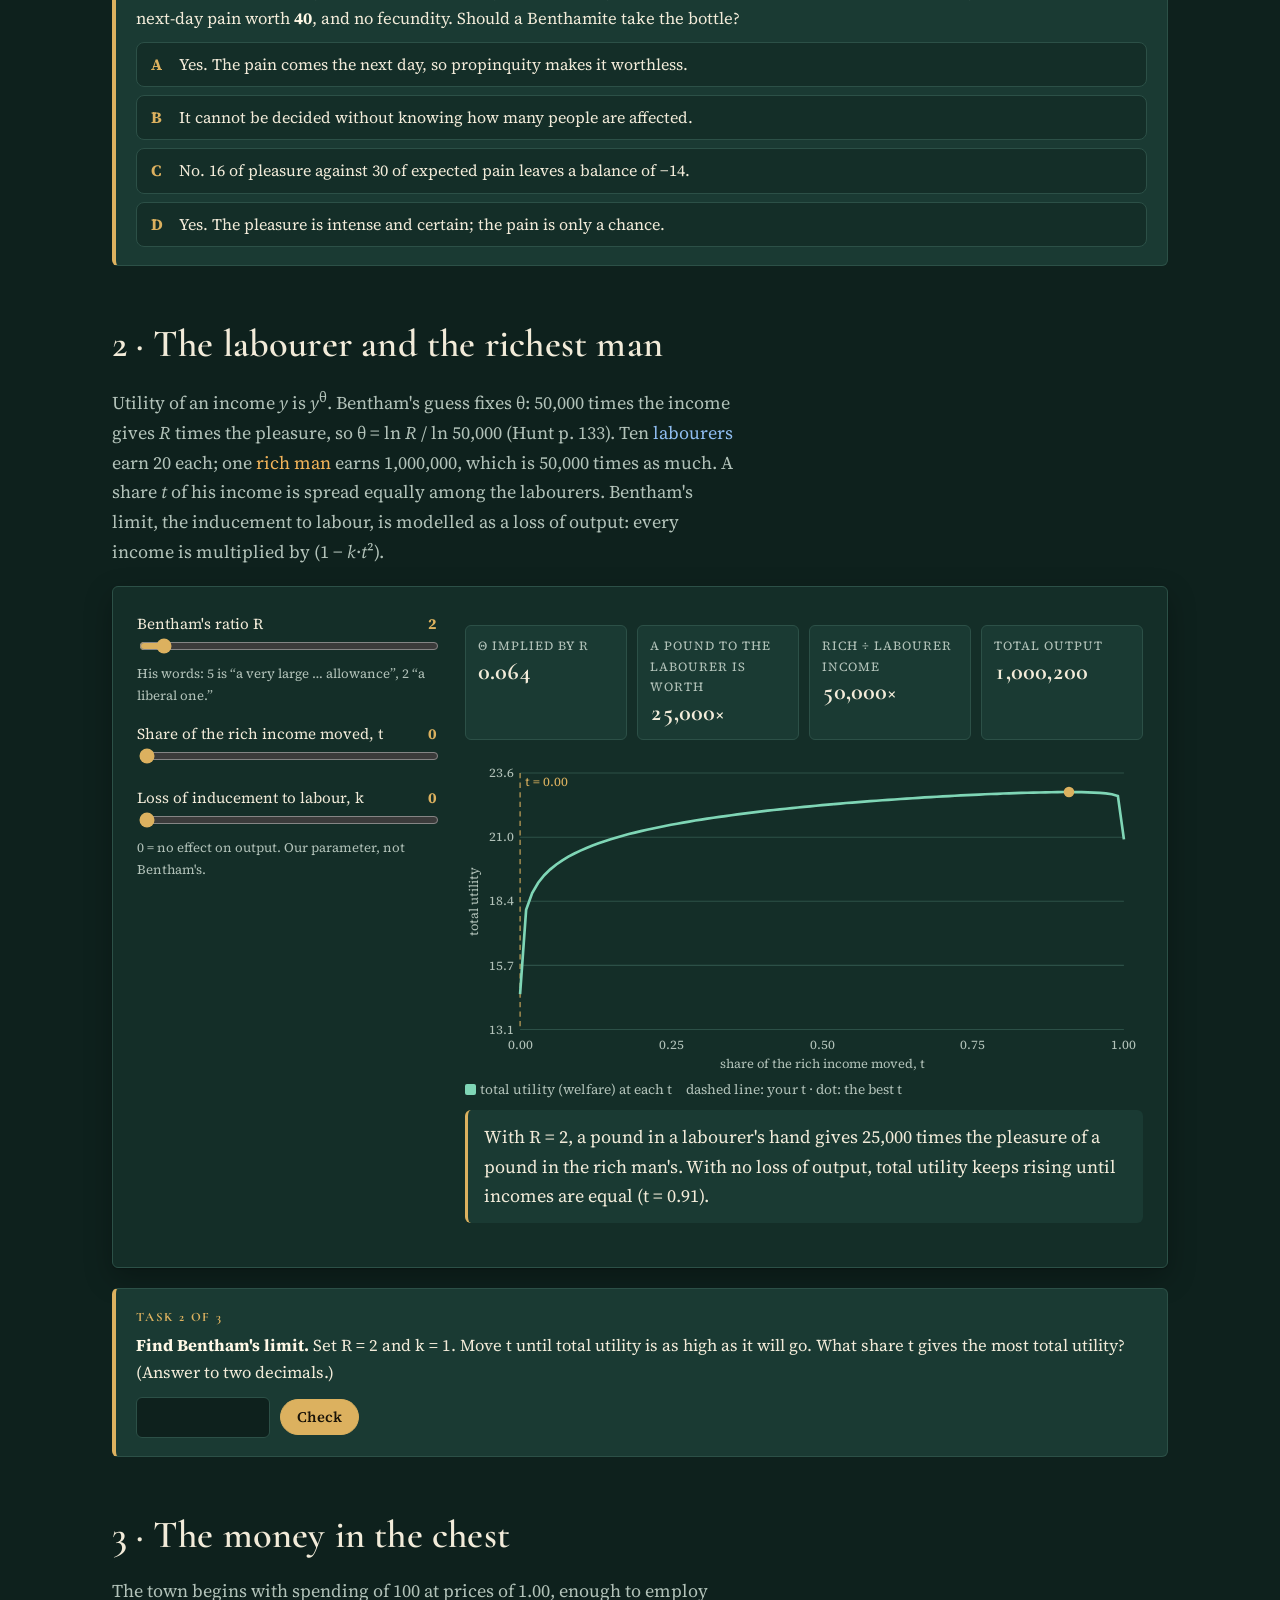
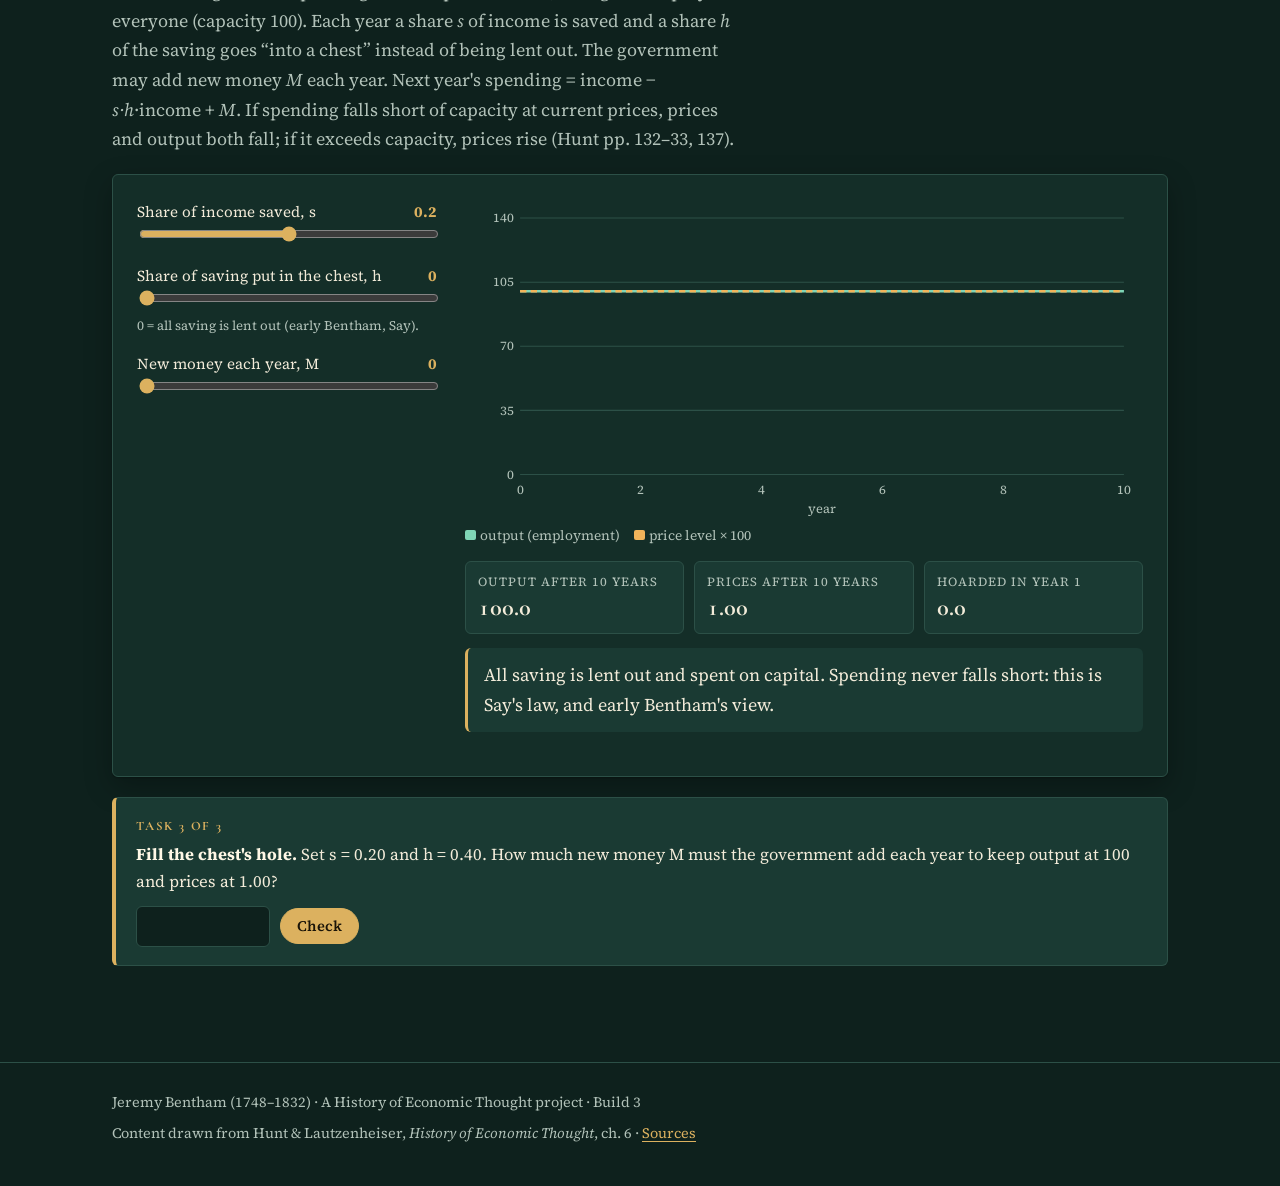
<file: model.html>
<!DOCTYPE html>
<html lang="en">
<head>
  <meta charset="utf-8">
  <meta name="viewport" content="width=device-width, initial-scale=1">
  <title>Bentham's Models</title>
  <link rel="preconnect" href="https://fonts.googleapis.com">
  <link rel="preconnect" href="https://fonts.gstatic.com" crossorigin>
  <link href="https://fonts.googleapis.com/css2?family=Cormorant+Garamond:ital,wght@0,500;0,600;0,700;1,500&family=Pinyon+Script&family=Source+Serif+4:ital,opsz,wght@0,8..60,400;0,8..60,600;1,8..60,400&display=swap" rel="stylesheet">
  <link rel="stylesheet" href="css/style.css">
  <style>
    .model { display: grid; grid-template-columns: 300px minmax(0, 1fr); gap: 28px; align-items: start; }
    @media (max-width: 900px) { .model { grid-template-columns: minmax(0, 1fr); } }
    .ctl { display: grid; gap: 14px; }
    .ctl label { display: block; font-size: .95rem; }
    .ctl label b { float: right; font-variant-numeric: tabular-nums; color: var(--accent); }
    .ctl .help { font-size: .82rem; color: var(--ink-soft); margin-top: 2px; }
    .ctl .group { font: 700 .75rem var(--f-body); letter-spacing: .12em; text-transform: uppercase; color: var(--ink-soft); border-top: 1px solid var(--rule); padding-top: 10px; }
    .readout { display: grid; grid-template-columns: repeat(auto-fit, minmax(140px, 1fr)); gap: 10px; margin: 14px 0; }
    .readout div { background: var(--paper-2); border: 1px solid var(--rule); border-radius: 6px; padding: 10px 12px; }
    .readout small { display: block; color: var(--ink-soft); font-size: .78rem; text-transform: uppercase; letter-spacing: .08em; }
    .readout b { font: 700 1.5rem var(--f-display); font-variant-numeric: tabular-nums; }
    .ledgerbar { display: grid; grid-template-columns: 8.5em 1fr 4em; gap: 8px; align-items: center; font-size: .9rem; margin: 6px 0; }
    .ledgerbar .track { height: 18px; background: var(--paper-2); border-radius: 3px; position: relative; overflow: hidden; }
    .ledgerbar .track i { position: absolute; top: 0; bottom: 0; transition: all .25s; }
    .ledgerbar .track::after { content: ""; position: absolute; left: 50%; top: 0; bottom: 0; width: 1px; background: var(--ink-soft); }
    .ledgerbar span:last-child { text-align: right; font-variant-numeric: tabular-nums; }
    .legend { display: flex; flex-wrap: wrap; gap: 14px; font-size: .85rem; color: var(--ink-soft); margin: 8px 0; }
    .verdict { padding: 12px 16px; border-radius: 6px; background: var(--paper-2); border-left: 3px solid var(--accent); }
    .task { margin-top: 20px; }
    section.block + section.block { margin-top: 56px; }
    .formula { font-family: var(--f-display); font-size: 1.15rem; background: var(--paper-2); border: 1px solid var(--rule); border-radius: 6px; padding: 8px 12px; display: inline-block; margin: 4px 0 10px; }
  </style>
</head>
<body>
<main class="wrap">
  <header class="page-head">
    <p class="eyebrow">Model · Build 3</p>
    <h1>Bentham's arguments, as machines</h1>
    <p class="lede">Three of Bentham's arguments with every number exposed: the felicific calculus, the diminishing utility of money, and the money in the chest. Move the sliders, then solve the three tasks. The seal for this page comes from the tasks, not from looking.</p>
    <p class="muted" style="max-width:70ch;font-size:.95rem">Bentham never wrote these formulas. They are the simplest models that do what his words say, and every simplification is stated beside the sliders. Where a number is his, the page says so.</p>
  </header>

  <!-- ===================== 1. calculus ===================== -->
  <section class="block">
    <h2>1 · The felicific calculus</h2>
    <p class="muted" style="max-width:70ch">The value of one pleasure for one person, then the act's tendency, then its extent. Based on the seven circumstances in the <em>Introduction</em> (Hunt p. 130).</p>
    <div class="formula">value = intensity × duration × certainty × propinquity + fecundity − impurity</div>
    <div class="card model">
      <div class="ctl">
        <label>Intensity <b id="v-I"></b><input type="range" id="I" min="1" max="10" value="6"></label>
        <label>Duration (hours) <b id="v-D"></b><input type="range" id="D" min="1" max="10" value="3"></label>
        <label>Certainty <b id="v-C"></b><input type="range" id="C" min="0" max="1" step=".05" value="1">
          <div class="help">The chance it happens at all.</div></label>
        <label>Propinquity <b id="v-P"></b><input type="range" id="P" min="0" max="1" step=".05" value="1">
          <div class="help">1 = now. Smaller = further off. (Our weight; Bentham gave no number.)</div></label>
        <div class="group">The act's tendency</div>
        <label>Fecundity: chance of more pleasure <b id="v-fp"></b><input type="range" id="fp" min="0" max="1" step=".05" value="0"></label>
        <label>…worth <b id="v-fv"></b><input type="range" id="fv" min="0" max="40" value="0"></label>
        <label>Impurity: chance of a pain after <b id="v-ip"></b><input type="range" id="ip" min="0" max="1" step=".05" value="0">
          <div class="help">Purity is the chance this does <em>not</em> happen.</div></label>
        <label>…worth <b id="v-iv"></b><input type="range" id="iv" min="0" max="40" value="0"></label>
        <div class="group">Extent</div>
        <label>Persons affected <b id="v-N"></b><input type="range" id="N" min="1" max="20" value="1"></label>
      </div>
      <div>
        <div id="calcbars"></div>
        <div class="readout">
          <div><small>Value of the pleasure</small><b id="c-base"></b></div>
          <div><small>Tendency, one person</small><b id="c-one"></b></div>
          <div><small>Total, all persons</small><b id="c-all"></b></div>
        </div>
        <p class="verdict" id="c-note"></p>
      </div>
    </div>
    <div class="task" id="task1"></div>
  </section>

  <!-- ===================== 2. utility of money ===================== -->
  <section class="block">
    <h2>2 · The labourer and the richest man</h2>
    <p class="muted" style="max-width:70ch">Utility of an income <em>y</em> is <em>y</em><sup>θ</sup>. Bentham's guess fixes θ: 50,000 times the income gives <em>R</em> times the pleasure, so θ = ln <em>R</em> / ln 50,000 (Hunt p. 133). Ten <span class="k-poor">labourers</span> earn 20 each; one <span class="k-rich">rich man</span> earns 1,000,000, which is 50,000 times as much. A share <em>t</em> of his income is spread equally among the labourers. Bentham's limit, the inducement to labour, is modelled as a loss of output: every income is multiplied by (1 − <em>k</em>·<em>t</em>²).</p>
    <div class="card model">
      <div class="ctl">
        <label>Bentham's ratio R <b id="v-R"></b><input type="range" id="R" min="1.5" max="10" step=".5" value="2">
          <div class="help">His words: 5 is “a very large … allowance”, 2 “a liberal one.”</div></label>
        <label>Share of the rich income moved, t <b id="v-t"></b><input type="range" id="t" min="0" max="1" step=".01" value="0"></label>
        <label>Loss of inducement to labour, k <b id="v-k"></b><input type="range" id="k" min="0" max="2" step=".1" value="0">
          <div class="help">0 = no effect on output. Our parameter, not Bentham's.</div></label>
      </div>
      <div>
        <div class="readout">
          <div><small>θ implied by R</small><b id="m-theta"></b></div>
          <div><small>A pound to the labourer is worth</small><b id="m-mu"></b></div>
          <div><small>Rich ÷ labourer income</small><b id="m-ratio"></b></div>
          <div><small>Total output</small><b id="m-out"></b></div>
        </div>
        <div id="wchart"></div>
        <div class="legend"><span><span class="swatch pleasure"></span>total utility (welfare) at each t</span><span>dashed line: your t · dot: the best t</span></div>
        <p class="verdict" id="m-note"></p>
      </div>
    </div>
    <div class="task" id="task2"></div>
  </section>

  <!-- ===================== 3. chest ===================== -->
  <section class="block">
    <h2>3 · The money in the chest</h2>
    <p class="muted" style="max-width:70ch">The town begins with spending of 100 at prices of 1.00, enough to employ everyone (capacity 100). Each year a share <em>s</em> of income is saved and a share <em>h</em> of the saving goes “into a chest” instead of being lent out. The government may add new money <em>M</em> each year. Next year's spending = income − <em>s·h</em>·income + <em>M</em>. If spending falls short of capacity at current prices, prices and output both fall; if it exceeds capacity, prices rise (Hunt pp. 132–33, 137).</p>
    <div class="card model">
      <div class="ctl">
        <label>Share of income saved, s <b id="v-s"></b><input type="range" id="s" min="0" max=".4" step=".01" value=".2"></label>
        <label>Share of saving put in the chest, h <b id="v-h"></b><input type="range" id="h" min="0" max="1" step=".05" value="0">
          <div class="help">0 = all saving is lent out (early Bentham, Say).</div></label>
        <label>New money each year, M <b id="v-M"></b><input type="range" id="M" min="0" max="20" step=".5" value="0"></label>
      </div>
      <div>
        <div id="hchart"></div>
        <div class="legend"><span><span class="swatch pleasure"></span>output (employment)</span><span><span class="swatch rich"></span>price level × 100</span></div>
        <div class="readout">
          <div><small>Output after 10 years</small><b id="h-q"></b></div>
          <div><small>Prices after 10 years</small><b id="h-p"></b></div>
          <div><small>Hoarded in year 1</small><b id="h-hoard"></b></div>
        </div>
        <p class="verdict" id="h-note"></p>
      </div>
    </div>
    <div class="task" id="task3"></div>
  </section>
</main>
<script src="js/site.js"></script>
<script src="js/learn.js"></script>
<script src="js/econ.js"></script>
<script>
const $ = id => document.getElementById(id);
const F = Econ.fmt;
let tasksDone = new Set(Ledger.note("model-tasks") || []);
function taskDone(n) {
  tasksDone.add(n); Ledger.note("model-tasks", [...tasksDone]);
  if (tasksDone.size === 3) Ledger.complete("model");
}
const doneBefore = id => $(id).insertAdjacentHTML("beforeend", "<p class='muted' style='margin:8px 0 0'>✓ Done before.</p>");

// ---------------- 1. calculus ----------------
const CK = ["I", "D", "C", "P", "fp", "fv", "ip", "iv", "N"];
function bar(label, v, max, color) {
  const w = Math.min(50, Math.abs(v) / max * 50);
  const left = v >= 0 ? 50 : 50 - w;
  return `<div class="ledgerbar"><span>${label}</span><span class="track"><i style="left:${left}%;width:${w}%;background:${color}"></i></span><span>${v >= 0 ? "+" : "−"}${F(Math.abs(v), 1)}</span></div>`;
}
function drawCalc() {
  CK.forEach(k => $("v-" + k).textContent = $(k).value);
  const o = { intensity: +$("I").value, duration: +$("D").value, certainty: +$("C").value, propinquity: +$("P").value,
              fecundity: { p: +$("fp").value, v: +$("fv").value }, impurity: { p: +$("ip").value, v: +$("iv").value } };
  const l = Econ.lot(o), N = +$("N").value;
  const max = 100;
  $("calcbars").innerHTML = bar("Pleasure itself", l.base, max, "#7fd6b6") + bar("Fecundity", l.fec, max, "#7fd6b6")
    + bar("Impurity", l.imp, max, "#ef8a8a") + bar("Balance × " + N, l.value * N, max * 2, l.value >= 0 ? "#dcb15f" : "#ef8a8a");
  $("c-base").textContent = F(l.base, 2);
  $("c-one").textContent = F(l.value, 2);
  $("c-all").textContent = F(l.value * N, 2);
  $("c-note").innerHTML = `${o.intensity} × ${o.duration} × ${o.certainty} × ${o.propinquity} = ${F(l.base, 2)}` +
    (o.fecundity.p && o.fecundity.v ? `, plus ${o.fecundity.p} × ${o.fecundity.v} = ${F(l.fec, 2)} of further pleasure` : "") +
    (o.impurity.p && o.impurity.v ? `, minus ${o.impurity.p} × ${o.impurity.v} = ${F(-l.imp, 2)} of pain that follows` : "") +
    `. ${N > 1 ? `Reaching ${N} persons, the act is worth ${F(l.value * N, 2)} in all.` : "Raise <em>extent</em> to see the legislator's view."}` +
    (l.value < 0 ? ` <strong>The balance is negative:</strong> by the calculus, this act should not be done.` : "");
}
CK.forEach(k => $(k).addEventListener("input", drawCalc));
drawCalc();

Learn.mcq($("task1"), {
  label: "Task 1 of 3",
  q: "<strong>The bottle.</strong> Set intensity 8, duration 2, certainty 1, propinquity 1: an evening's drinking. Now add its tendency: a <strong>0.75</strong> chance of a next-day pain worth <strong>40</strong>, and no fecundity. Should a Benthamite take the bottle?",
  choices: [
    { ok: true, t: "No. 16 of pleasure against 30 of expected pain leaves a balance of −14.",
      fb: "Impurity can outweigh a strong pleasure. Bentham's point is that you judge an act by everything it tends to produce, not by the sensation alone." },
    { t: "Yes. The pleasure is intense and certain; the pain is only a chance.",
      fb: "A chance of pain still counts, weighted by its probability: 0.75 × 40 = 30, which is more than the 16 of pleasure." },
    { t: "Yes. The pain comes the next day, so propinquity makes it worthless.",
      fb: "Remoteness lowers a value; it does not erase it. And the task set the pain's chance and size directly. Set the sliders and read the balance." },
    { t: "It cannot be decided without knowing how many people are affected.",
      fb: "Extent matters to a legislator. For one person deciding for himself, the balance is already negative." } ],
  onSolve: () => taskDone(1),
});
if (tasksDone.has(1)) doneBefore("task1");

// ---------------- 2. utility of money ----------------
const SOC = { nPoor: 10, yPoor: 20, nRich: 1, yRich: 1e6 };
function drawMoney() {
  ["R", "t", "k"].forEach(k => $("v-" + k).textContent = $(k).value);
  const th = Econ.theta(+$("R").value), k = +$("k").value, t = +$("t").value;
  const o = Object.assign({ th, k }, SOC);
  const now = Econ.society(o, t), best = Econ.bestShare(o);
  // zoom the vertical axis on the interesting part: from a little below welfare at t = 0 to the peak
  const ymin = Econ.society(o, 0).welfare * .9, ymax = best.welfare + (best.welfare - ymin) * .08;
  const pts = []; for (let i = 0; i <= 100; i++) { const s = Econ.society(o, i / 100); pts.push([i / 100, Math.max(ymin, s.welfare)]); }
  $("wchart").innerHTML = Econ.lineSVG([{ points: pts, color: "#7fd6b6" }], { ymin, ymax,
    xlabel: "share of the rich income moved, t", ylabel: "total utility", xticksAt: [0, .25, .5, .75, 1],
    xfmt: v => v.toFixed(2), yfmt: v => F(v, 1), vlines: [{ x: t, label: "t = " + t.toFixed(2) }],
    dots: [{ x: best.t, y: best.welfare, color: "#dcb15f" }], label: "Total utility against the share of the rich income moved" });
  $("m-theta").textContent = th.toFixed(3);
  $("m-mu").textContent = F(Econ.mu(SOC.yPoor, th) / Econ.mu(SOC.yRich, th)) + "×";
  $("m-ratio").textContent = now.ratio >= 10 ? F(now.ratio) + "×" : now.ratio.toFixed(2) + "×";
  $("m-out").textContent = F(now.output);
  $("m-note").innerHTML = `With R = ${$("R").value}, a pound in a labourer's hand gives ${F(Econ.mu(SOC.yPoor, th) / Econ.mu(SOC.yRich, th))} times the pleasure of a pound in the rich man's. ` +
    (k === 0 ? `With no loss of output, total utility keeps rising until incomes are equal (t = ${best.t.toFixed(2)}).`
             : `With k = ${k}, the best share is t = ${best.t.toFixed(2)}, which leaves the rich man ${best.ratio.toFixed(1)} times a labourer's income. Not equality, as Bentham said.`);
}
["R", "t", "k"].forEach(k => $(k).addEventListener("input", drawMoney));
drawMoney();

const T2 = Econ.bestShare(Object.assign({ th: Econ.theta(2), k: 1 }, SOC));
Learn.num($("task2"), {
  label: "Task 2 of 3",
  q: "<strong>Find Bentham's limit.</strong> Set R = 2 and k = 1. Move t until total utility is as high as it will go. What share t gives the most total utility? (Answer to two decimals.)",
  answer: +T2.t.toFixed(2), tol: .02,
  misses: [
    { when: v => v >= .9, fb: "That is the best share when moving money costs no output (k = 0). With k = 1 the shrinking output pulls the best share down." },
    { when: v => v <= .05, fb: "At t near 0 the labourers have 20 each and a pound means far more to them than to the rich man. Total utility is still climbing there." },
    { when: v => v > 1, fb: "t is a share, between 0 and 1." } ],
  hint: "Watch the dot on the chart; it marks the top of the curve. Move t until the dashed line passes through it.",
  fbRight: `The top of the curve is at t ≈ ${T2.t.toFixed(2)}. The rich man keeps about ${T2.ratio.toFixed(0)} times a labourer's income: far less inequality than England's, but not equality. Bentham's point exactly.`,
  onSolve: () => taskDone(2),
});
if (tasksDone.has(2)) doneBefore("task2");

// ---------------- 3. chest ----------------
function runChest(s, h, M, years = 10) {
  let st = { Y: 100, P: 1, Q: 100 }; const out = [st];
  for (let i = 0; i < years; i++) { st = Econ.year(st, { s, h, M, F: 100 }); out.push(st); }
  return out;
}
function drawChest() {
  ["s", "h", "M"].forEach(k => $("v-" + k).textContent = $(k).value);
  const s = +$("s").value, h = +$("h").value, M = +$("M").value;
  const run = runChest(s, h, M);
  $("hchart").innerHTML = Econ.lineSVG([
      { points: run.map((r, i) => [i, r.Q]), color: "#7fd6b6" },
      { points: run.map((r, i) => [i, r.P * 100]), color: "#f2b45a", dash: "6 4" } ],
    { xlabel: "year", xticksAt: [0, 2, 4, 6, 8, 10], ymin: 0, ymax: Math.max(140, ...run.map(r => r.P * 100)) , yfmt: v => F(v),
      label: "Output and prices over ten years" });
  const last = run[run.length - 1];
  $("h-q").textContent = F(last.Q, 1);
  $("h-p").textContent = last.P.toFixed(2);
  $("h-hoard").textContent = F(s * h * 100, 1);
  $("h-note").innerHTML = h === 0 && M === 0
    ? "All saving is lent out and spent on capital. Spending never falls short: this is Say's law, and early Bentham's view."
    : last.P > 1.02 ? "More money is coming in than is going into the chest. Output is at capacity, so the extra spending only raises prices."
    : last.Q < 99.5 ? `Each year ${F(s * h * 100, 1)}% of income goes into the chest. Spending shrinks, and prices and output fall together.`
    : "New money exactly replaces what goes into the chest. Output stays at capacity and prices hold: “a source of increasing wealth.”";
}
["s", "h", "M"].forEach(k => $(k).addEventListener("input", drawChest));
drawChest();

Learn.num($("task3"), {
  label: "Task 3 of 3",
  q: "<strong>Fill the chest's hole.</strong> Set s = 0.20 and h = 0.40. How much new money M must the government add each year to keep output at 100 and prices at 1.00?",
  answer: 8,
  misses: [
    { when: v => v === 20, fb: "20 is everything that is saved. Most of it (60%) is lent out and spent. Only what goes into the chest leaves circulation." },
    { when: v => v === 12, fb: "12 is the part of saving that is <em>lent out</em>; that part is already spent. Replace the part that is hoarded." },
    { when: v => v === 40, fb: "h = 0.40 is a share of saving, not of income." },
    { when: v => v > 8 && v < 20, fb: "Try it on the sliders: prices climb. You are adding more than goes into the chest." },
    { when: v => v < 8, fb: "Try it on the sliders: output still falls. Not enough is replaced." } ],
  hint: "Hoarded each year = s × h × income.",
  fbRight: "0.20 × 0.40 × 100 = 8 goes into the chest each year, so 8 of new money keeps spending at 100. Too little leaves men idle; too much only raises prices.",
  onSolve: () => taskDone(3),
});
if (tasksDone.has(3)) doneBefore("task3");
</script>
</body>
</html>
</file>
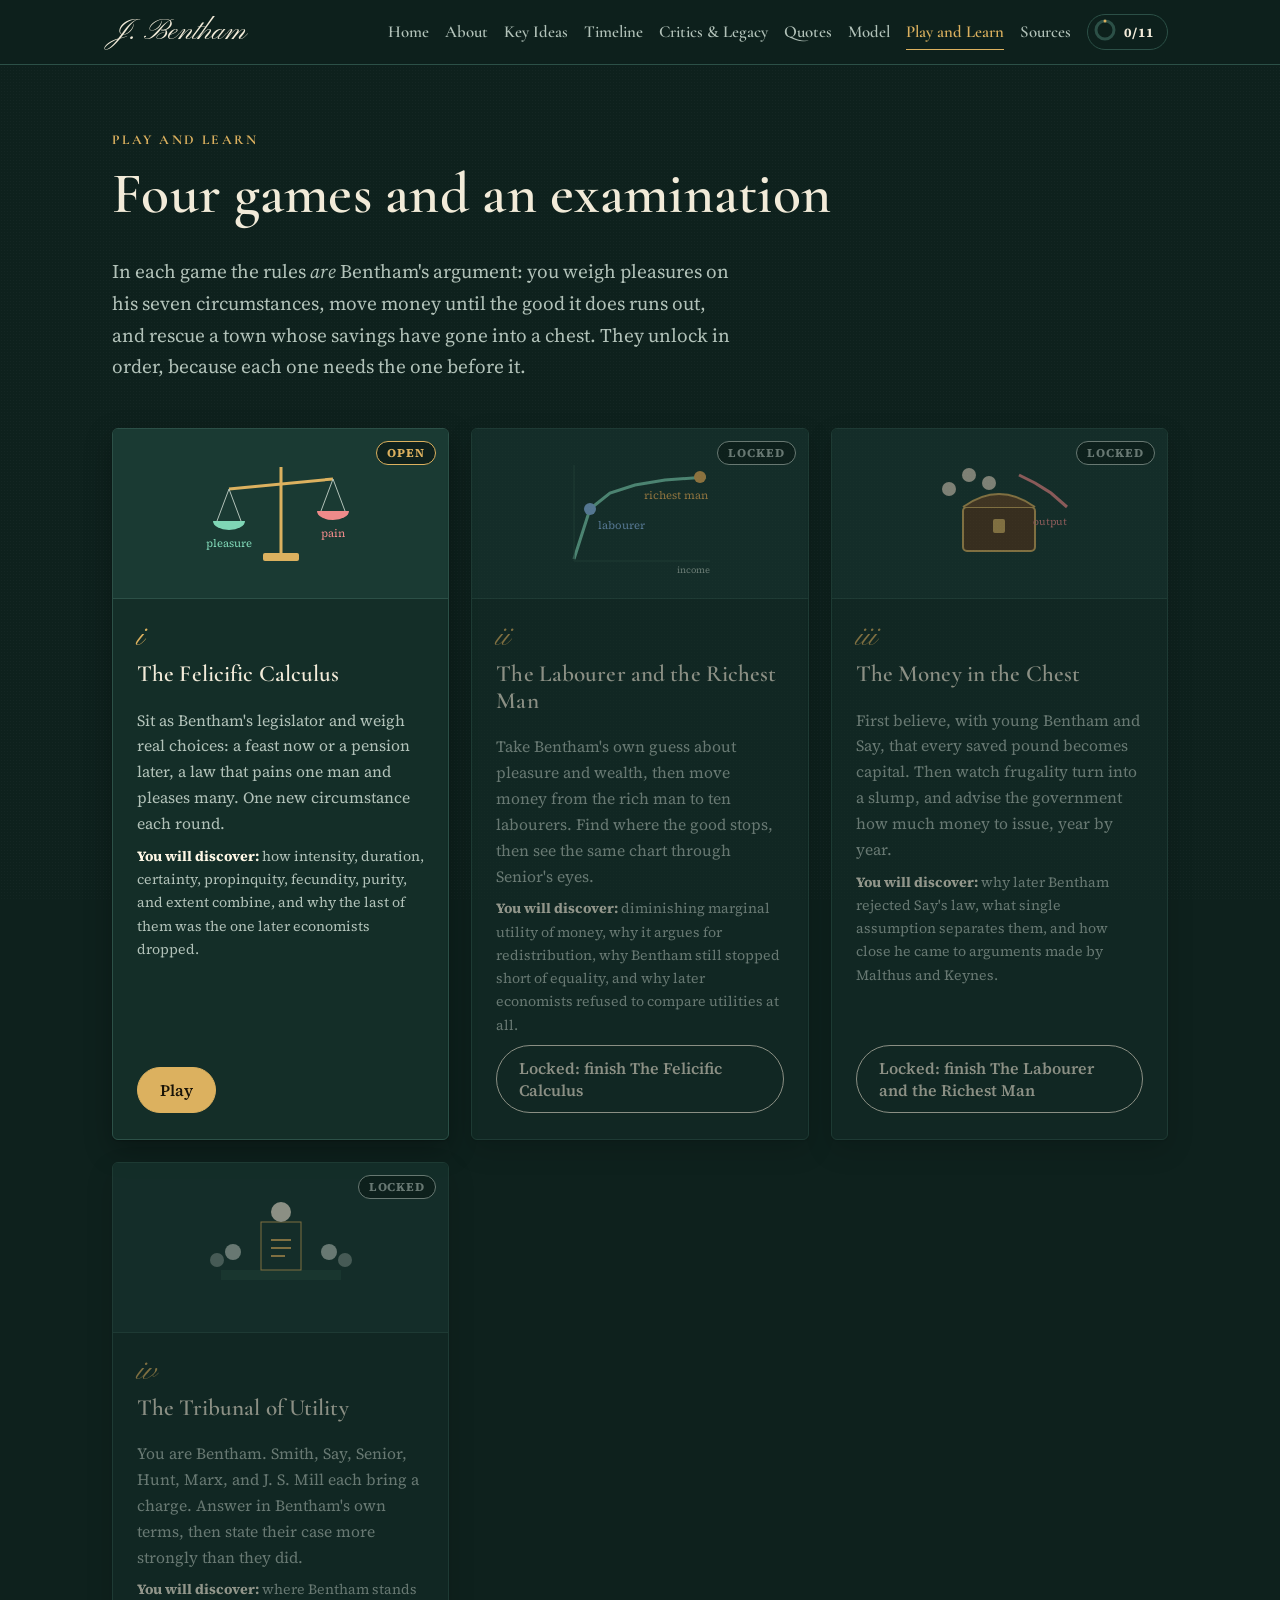
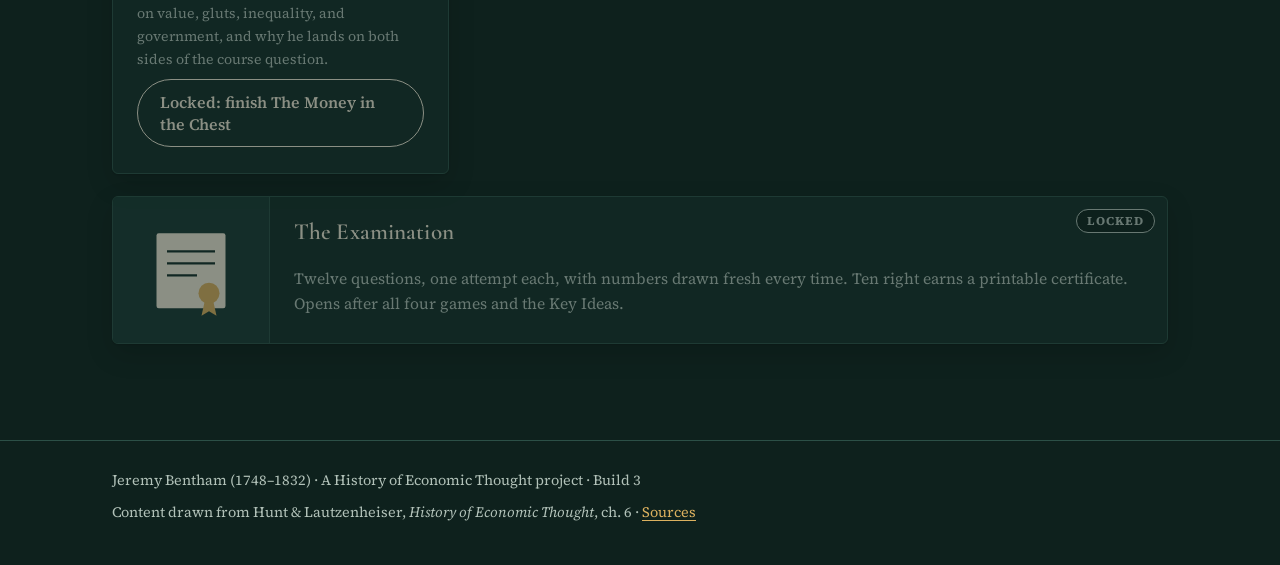
<file: play.html>
<!DOCTYPE html>
<html lang="en">
<head>
  <meta charset="utf-8">
  <meta name="viewport" content="width=device-width, initial-scale=1">
  <title>Play and Learn</title>
  <link rel="preconnect" href="https://fonts.googleapis.com">
  <link rel="preconnect" href="https://fonts.gstatic.com" crossorigin>
  <link href="https://fonts.googleapis.com/css2?family=Cormorant+Garamond:ital,wght@0,500;0,600;0,700;1,500&family=Pinyon+Script&family=Source+Serif+4:ital,opsz,wght@0,8..60,400;0,8..60,600;1,8..60,400&display=swap" rel="stylesheet">
  <link rel="stylesheet" href="css/style.css">
  <style>
    .game-card { display: flex; flex-direction: column; padding: 0; overflow: hidden; text-decoration: none; color: var(--ink); transition: transform .15s, border-color .15s; position: relative; }
    .game-card:hover { transform: translateY(-3px); color: var(--ink); border-color: var(--accent); }
    .game-card.locked { opacity: .55; }
    .game-card.locked:hover { transform: none; border-color: var(--rule); }
    .game-art { height: 170px; display: grid; place-items: center; background: var(--paper-2); border-bottom: 1px solid var(--rule); }
    .game-body { padding: 22px 24px 26px; display: flex; flex-direction: column; gap: 8px; flex: 1; }
    .game-body p { color: var(--ink-soft); margin: 0; font-size: .98rem; }
    .game-body .teaches { font-size: .88rem; }
    .game-body .btn { align-self: flex-start; margin-top: auto; }
    .game-card svg { width: 160px; height: 130px; }
    .game-card .lock-badge { position: absolute; top: 12px; right: 12px; background: var(--bg); }
    .num { font: 400 2rem var(--f-script); color: var(--accent); line-height: 1; }
    @media (max-width: 560px) { .exam-card { flex-direction: column !important; } .exam-card .game-art { border-right: none !important; border-bottom: 1px solid var(--rule) !important; padding: 12px !important; } }
  </style>
</head>
<body>
<main class="wrap">
  <header class="page-head">
    <p class="eyebrow">Play and Learn</p>
    <h1>Four games and an examination</h1>
    <p class="lede">In each game the rules <em>are</em> Bentham's argument: you weigh pleasures on his seven circumstances, move money until the good it does runs out, and rescue a town whose savings have gone into a chest. They unlock in order, because each one needs the one before it.</p>
  </header>

  <div class="grid two" id="games">
    <a class="card game-card" data-step="g-calculus" href="games/calculus.html">
      <div class="game-art" aria-hidden="true">
        <svg viewBox="0 0 160 130">
          <line x1="80" y1="18" x2="80" y2="104" stroke="#dcb15f" stroke-width="3"/>
          <line x1="28" y1="40" x2="132" y2="30" stroke="#dcb15f" stroke-width="3"/>
          <line x1="28" y1="40" x2="16" y2="72" stroke="#b2c2b9"/><line x1="28" y1="40" x2="40" y2="72" stroke="#b2c2b9"/>
          <line x1="132" y1="30" x2="120" y2="62" stroke="#b2c2b9"/><line x1="132" y1="30" x2="144" y2="62" stroke="#b2c2b9"/>
          <path d="M12 72 h32 a16 9 0 0 1 -32 0z" fill="#7fd6b6"/>
          <path d="M116 62 h32 a16 9 0 0 1 -32 0z" fill="#ef8a8a"/>
          <rect x="62" y="104" width="36" height="8" rx="2" fill="#dcb15f"/>
          <text x="28" y="98" text-anchor="middle" font-size="11" fill="#7fd6b6">pleasure</text>
          <text x="132" y="88" text-anchor="middle" font-size="11" fill="#ef8a8a">pain</text>
        </svg>
      </div>
      <div class="game-body">
        <span class="num">i</span>
        <h3>The Felicific Calculus</h3>
        <p>Sit as Bentham's legislator and weigh real choices: a feast now or a pension later, a law that pains one man and pleases many. One new circumstance each round.</p>
        <p class="teaches"><strong>You will discover:</strong> how intensity, duration, certainty, propinquity, fecundity, purity, and extent combine, and why the last of them was the one later economists dropped.</p>
        <span class="btn primary">Play</span>
      </div>
    </a>

    <a class="card game-card" data-step="g-purse" href="games/purse.html">
      <div class="game-art" aria-hidden="true">
        <svg viewBox="0 0 160 130">
          <polyline points="14,110 30,60 50,44 75,36 105,31 146,28" fill="none" stroke="#7fd6b6" stroke-width="3"/>
          <circle cx="30" cy="60" r="6" fill="#8fbdf0"/><circle cx="140" cy="28" r="6" fill="#f2b45a"/>
          <text x="38" y="80" font-size="11" fill="#8fbdf0">labourer</text>
          <text x="148" y="50" text-anchor="end" font-size="11" fill="#f2b45a">richest man</text>
          <line x1="14" y1="112" x2="150" y2="112" stroke="#2c5047"/><line x1="14" y1="112" x2="14" y2="16" stroke="#2c5047"/>
          <text x="150" y="124" text-anchor="end" font-size="9" fill="#b2c2b9">income</text>
        </svg>
      </div>
      <div class="game-body">
        <span class="num">ii</span>
        <h3>The Labourer and the Richest Man</h3>
        <p>Take Bentham's own guess about pleasure and wealth, then move money from the rich man to ten labourers. Find where the good stops, then see the same chart through Senior's eyes.</p>
        <p class="teaches"><strong>You will discover:</strong> diminishing marginal utility of money, why it argues for redistribution, why Bentham still stopped short of equality, and why later economists refused to compare utilities at all.</p>
        <span class="btn primary">Play</span>
      </div>
    </a>

    <a class="card game-card" data-step="g-chest" href="games/chest.html">
      <div class="game-art" aria-hidden="true">
        <svg viewBox="0 0 160 130">
          <rect x="44" y="58" width="72" height="44" rx="4" fill="#5a3b22" stroke="#dcb15f" stroke-width="2"/>
          <path d="M44 58 q36 -26 72 0" fill="#6b4729" stroke="#dcb15f" stroke-width="2"/>
          <rect x="74" y="70" width="12" height="14" rx="2" fill="#dcb15f"/>
          <circle cx="30" cy="40" r="7" fill="#d9cfbd"/><circle cx="50" cy="26" r="7" fill="#d9cfbd"/><circle cx="70" cy="34" r="7" fill="#d9cfbd"/>
          <polyline points="100,26 116,34 132,44 148,58" fill="none" stroke="#ef8a8a" stroke-width="3"/>
          <text x="148" y="76" text-anchor="end" font-size="10" fill="#ef8a8a">output</text>
        </svg>
      </div>
      <div class="game-body">
        <span class="num">iii</span>
        <h3>The Money in the Chest</h3>
        <p>First believe, with young Bentham and Say, that every saved pound becomes capital. Then watch frugality turn into a slump, and advise the government how much money to issue, year by year.</p>
        <p class="teaches"><strong>You will discover:</strong> why later Bentham rejected Say's law, what single assumption separates them, and how close he came to arguments made by Malthus and Keynes.</p>
        <span class="btn primary">Play</span>
      </div>
    </a>

    <a class="card game-card" data-step="g-tribunal" href="games/tribunal.html">
      <div class="game-art" aria-hidden="true">
        <svg viewBox="0 0 160 130">
          <rect x="20" y="88" width="120" height="10" fill="#23493f"/>
          <rect x="60" y="40" width="40" height="48" fill="#1a3a33" stroke="#dcb15f"/>
          <circle cx="80" cy="30" r="10" fill="#f2ebd9"/>
          <circle cx="32" cy="70" r="8" fill="#b2c2b9"/><circle cx="128" cy="70" r="8" fill="#b2c2b9"/>
          <circle cx="16" cy="78" r="7" fill="#b2c2b9" opacity=".6"/><circle cx="144" cy="78" r="7" fill="#b2c2b9" opacity=".6"/>
          <path d="M70 58 h20 M70 66 h20 M70 74 h14" stroke="#dcb15f" stroke-width="2"/>
        </svg>
      </div>
      <div class="game-body">
        <span class="num">iv</span>
        <h3>The Tribunal of Utility</h3>
        <p>You are Bentham. Smith, Say, Senior, Hunt, Marx, and J. S. Mill each bring a charge. Answer in Bentham's own terms, then state their case more strongly than they did.</p>
        <p class="teaches"><strong>You will discover:</strong> where Bentham stands on value, gluts, inequality, and government, and why he lands on both sides of the course question.</p>
        <span class="btn primary">Play</span>
      </div>
    </a>
  </div>

  <a class="card game-card exam-card" data-step="exam" href="games/exam.html" style="margin-top:22px;flex-direction:row;align-items:center">
    <div class="game-art" aria-hidden="true" style="height:auto;align-self:stretch;border-bottom:none;border-right:1px solid var(--rule);padding:0 18px">
      <svg viewBox="0 0 160 130" style="width:120px"><rect x="34" y="16" width="92" height="100" rx="3" fill="#f2ebd9"/><g stroke="#142e28" stroke-width="3"><path d="M48 40h64M48 56h64M48 72h40"/></g><circle cx="104" cy="96" r="14" fill="#dcb15f"/><path d="M98 108 l-4 18 l10 -6 l10 6 l-4 -18" fill="#dcb15f"/></svg>
    </div>
    <div class="game-body">
      <h3>The Examination</h3>
      <p>Twelve questions, one attempt each, with numbers drawn fresh every time. Ten right earns a printable certificate. Opens after all four games and the Key Ideas.</p>
    </div>
  </a>
</main>
<script src="js/site.js"></script>
<script>
  document.querySelectorAll("[data-step]").forEach(card => {
    const id = card.dataset.step, st = Ledger.isDone(id) ? "done" : Ledger.isOpen(id) ? "open" : "locked";
    card.classList.toggle("locked", st === "locked");
    card.insertAdjacentHTML("beforeend", `<span class="lock-badge ${st}">${{ done: "✓ Sealed", open: "Open", locked: "Locked" }[st]}</span>`);
    if (st === "locked") {
      const need = Ledger.missing(id).map(n => Ledger.step(n).label).join(", ");
      card.title = "Earn first: " + need;
      const b = card.querySelector(".btn"); if (b) { b.textContent = "Locked: finish " + need; b.classList.remove("primary"); }
    }
  });
</script>
</body>
</html>
</file>
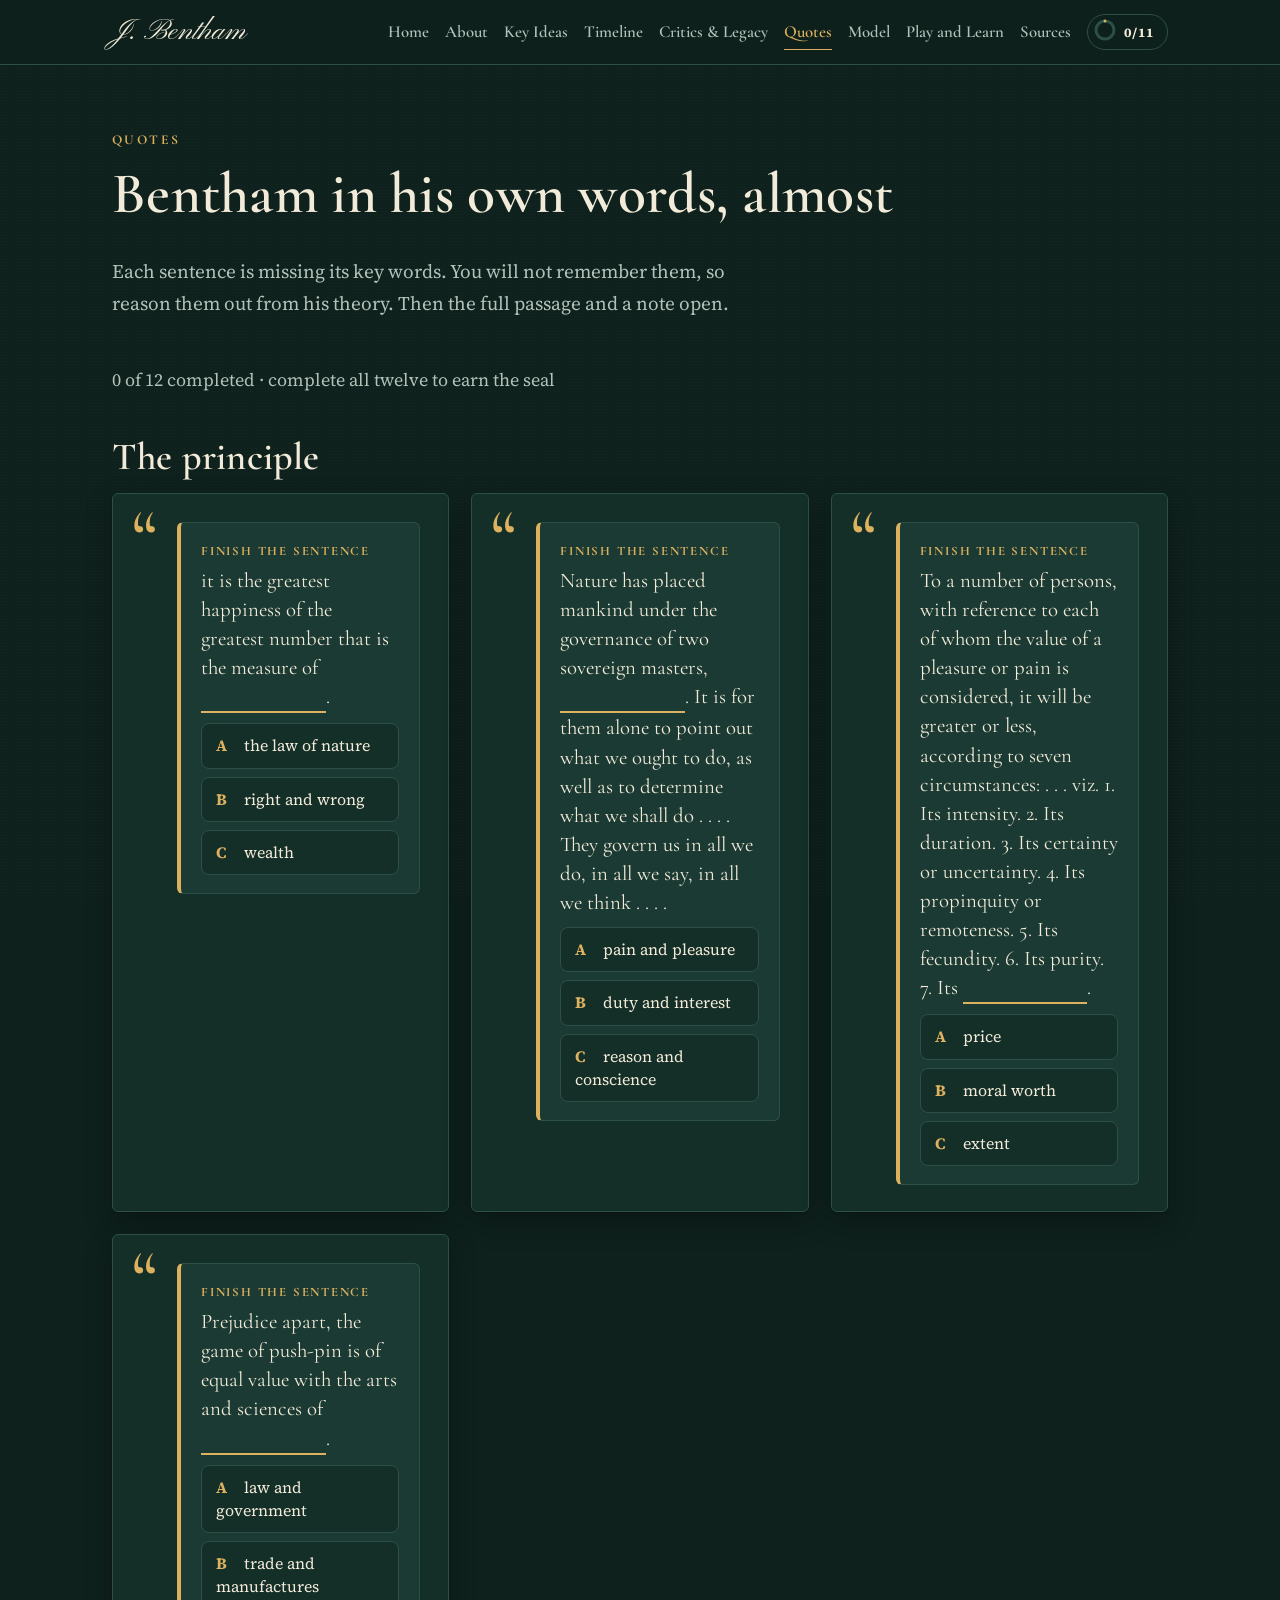
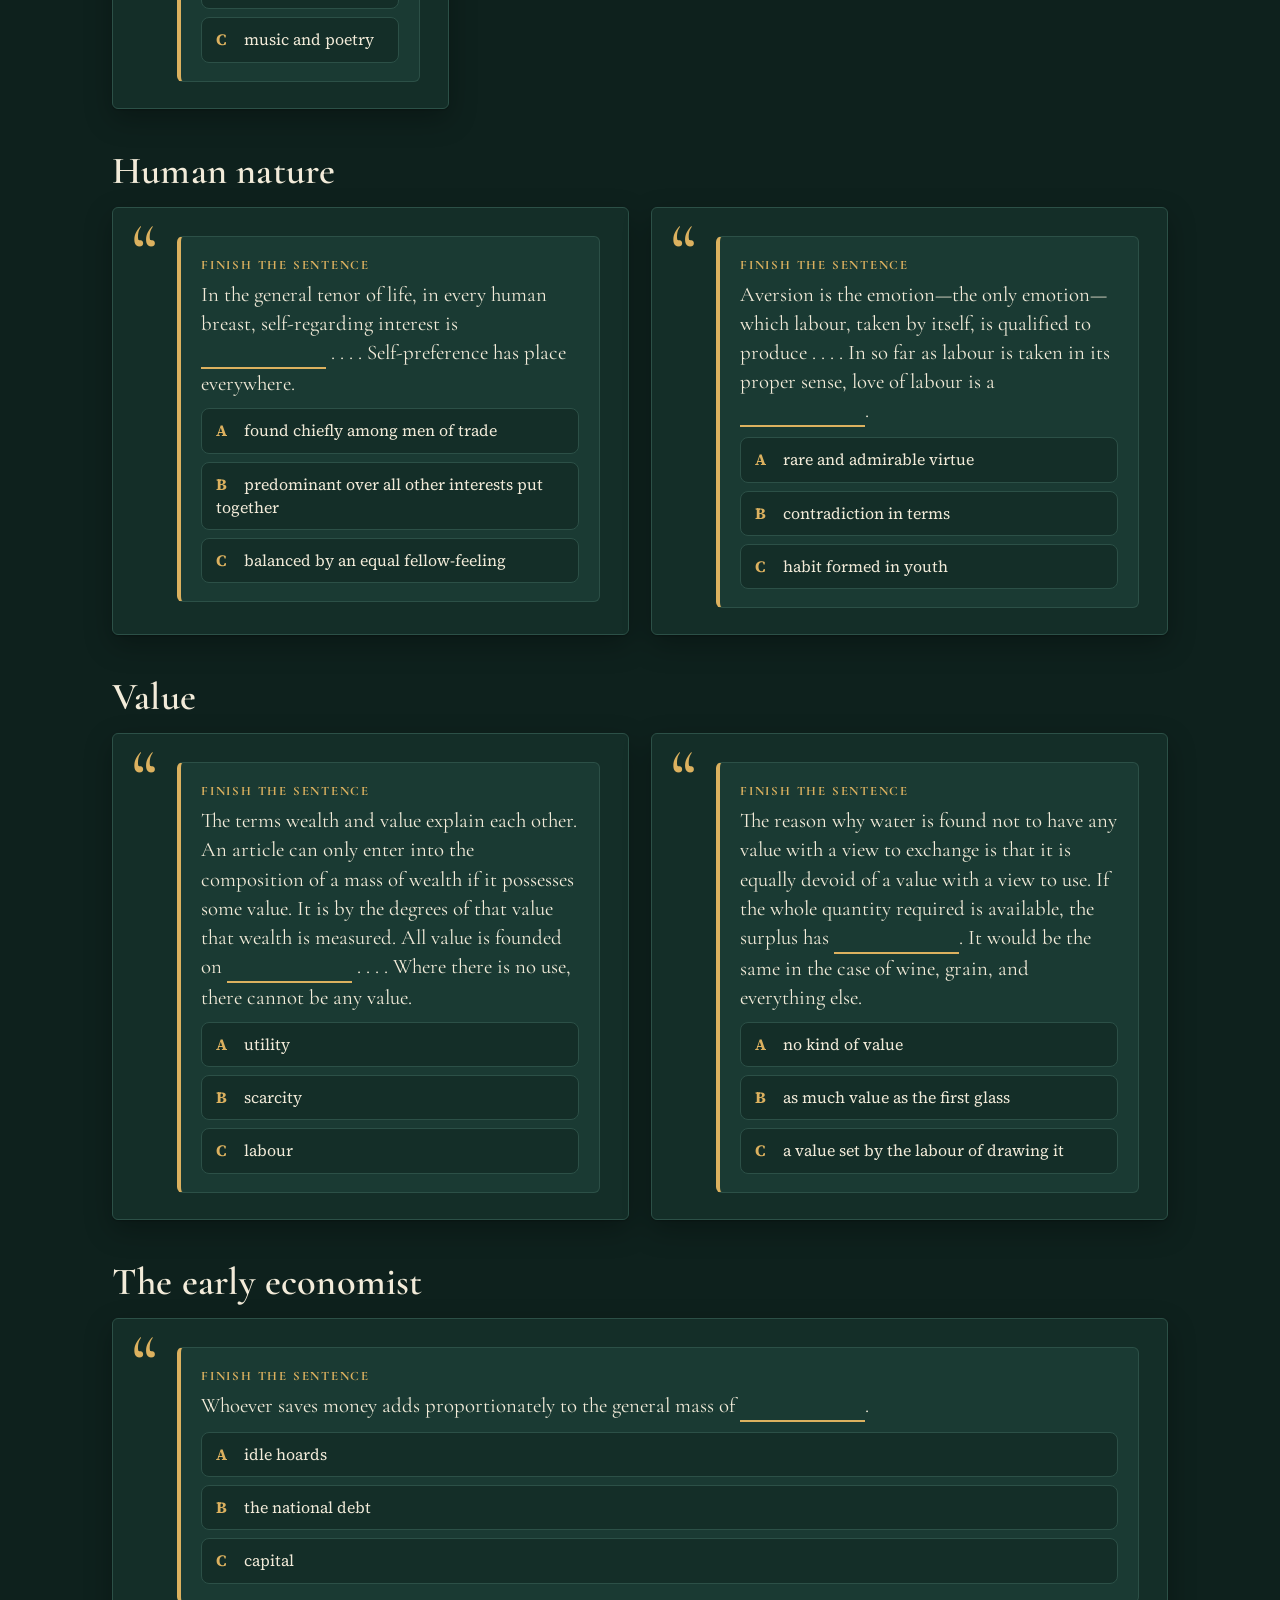
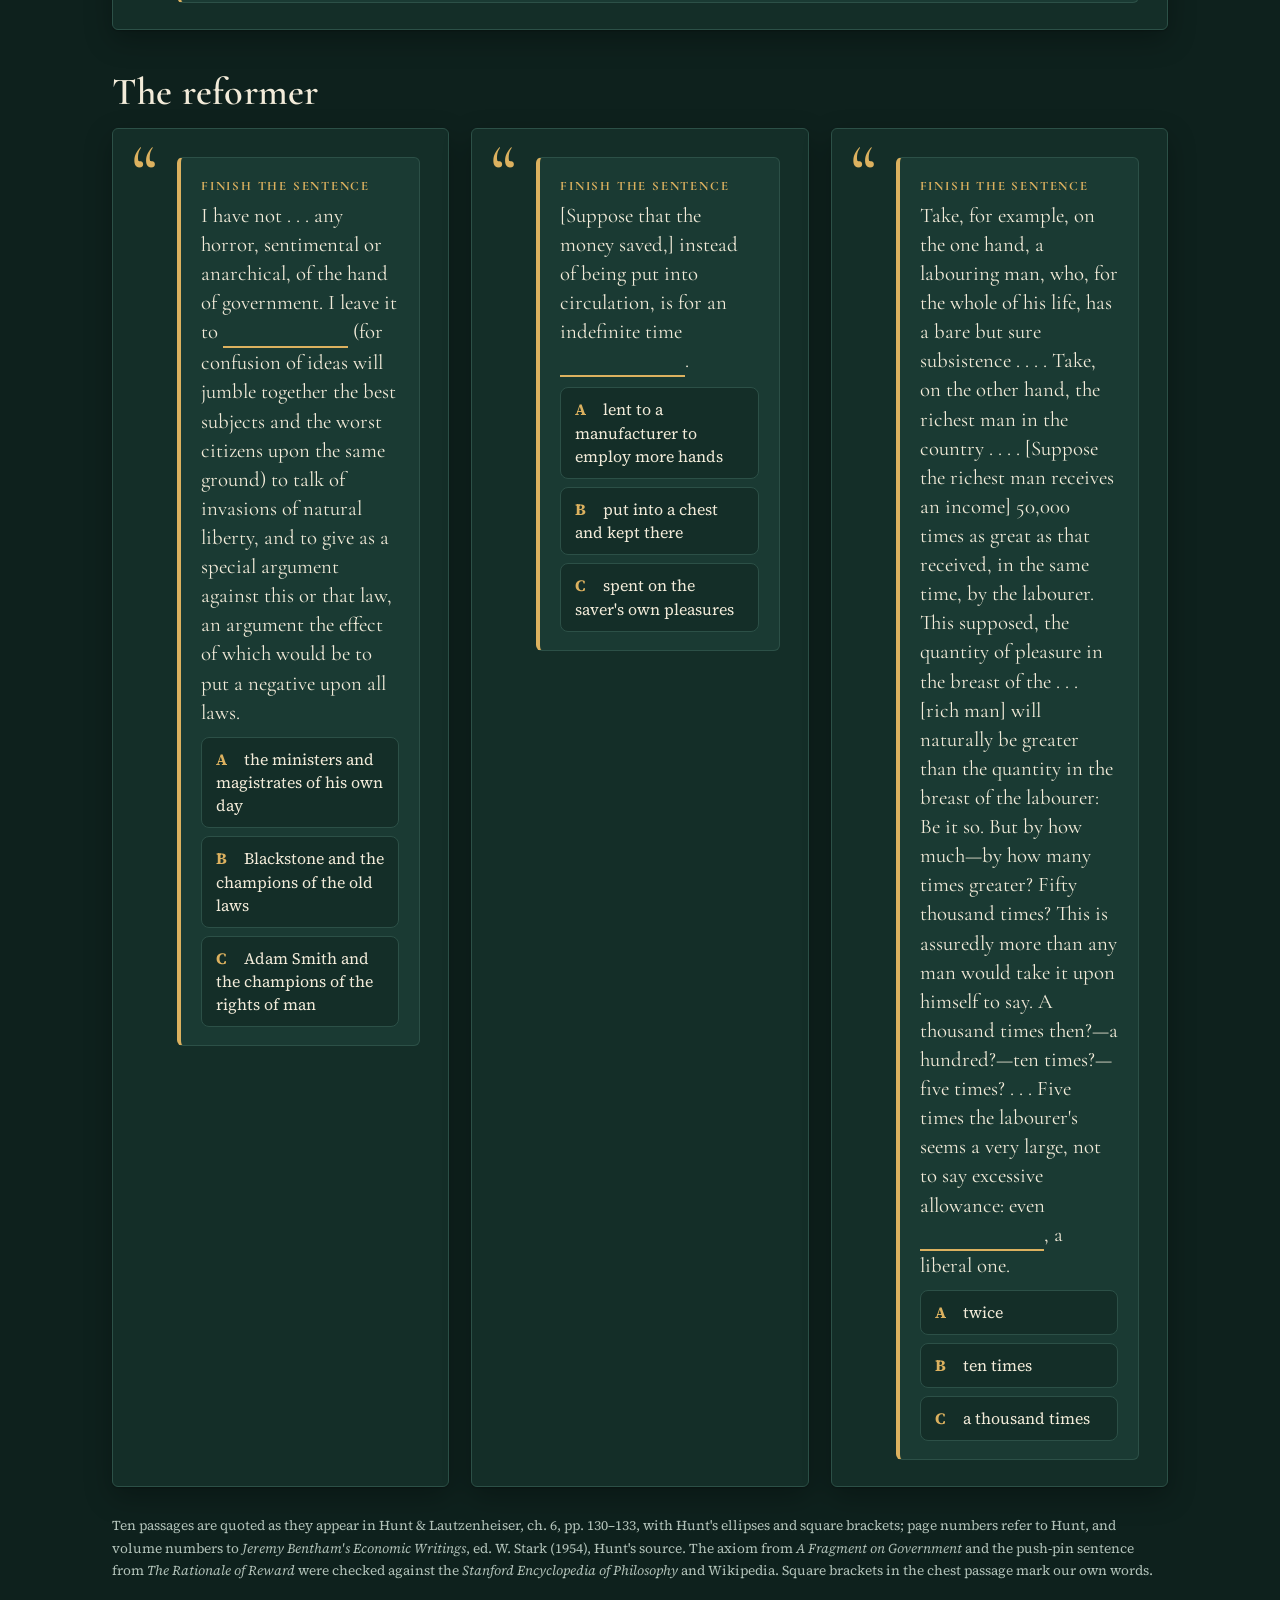
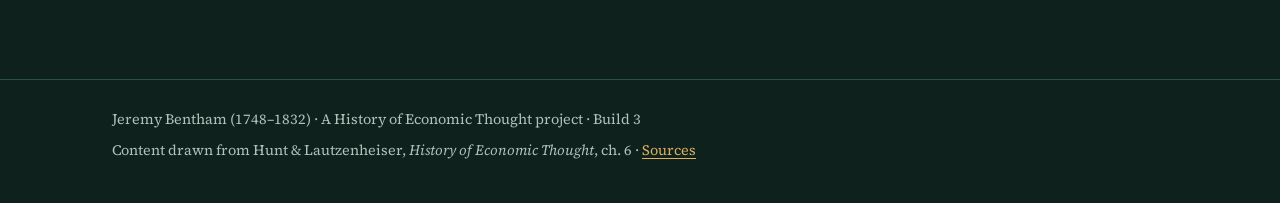
<file: quotes.html>
<!DOCTYPE html>
<html lang="en">
<head>
  <meta charset="utf-8">
  <meta name="viewport" content="width=device-width, initial-scale=1">
  <title>Bentham in Quotes</title>
  <link rel="preconnect" href="https://fonts.googleapis.com">
  <link rel="preconnect" href="https://fonts.gstatic.com" crossorigin>
  <link href="https://fonts.googleapis.com/css2?family=Cormorant+Garamond:ital,wght@0,500;0,600;0,700;1,500&family=Pinyon+Script&family=Source+Serif+4:ital,opsz,wght@0,8..60,400;0,8..60,600;1,8..60,400&display=swap" rel="stylesheet">
  <link rel="stylesheet" href="css/style.css">
  <style>
    .quote { position: relative; padding: 28px 28px 22px 64px; }
    .quote::before { content: "\201C"; position: absolute; left: 18px; top: 4px; font-family: var(--f-display); font-size: 5rem; line-height: 1; color: var(--accent); }
    .quote .full { font-family: var(--f-display); font-size: 1.35rem; line-height: 1.4; display: block; margin-bottom: 12px; }
    .quote .full mark { background: rgba(220,177,95,.22); color: var(--ink); padding: 0 3px; border-radius: 3px; }
    .quote .src { font-size: .85rem; color: var(--ink-soft); margin-bottom: 12px; }
    .quote .note { font-size: .97rem; border-top: 1px solid var(--rule); padding-top: 12px; margin: 0; }
    .quote .ask { margin: 0 0 4px; }
    .quote .ask-q { font-family: var(--f-display); font-size: 1.3rem; line-height: 1.4; }
    .blank { display: inline-block; min-width: 6em; border-bottom: 2px solid var(--accent); }
    .tally { color: var(--ink-soft); margin-bottom: 18px; }
    .group { margin: 40px 0 14px; }
    @media (max-width: 520px) { .quote { padding: 24px 16px 18px 44px; } .quote::before { left: 8px; font-size: 4rem; } }
  </style>
</head>
<body data-step="quotes">
<main class="wrap">
  <header class="page-head">
    <p class="eyebrow">Quotes</p>
    <h1>Bentham in his own words, almost</h1>
    <p class="lede">Each sentence is missing its key words. You will not remember them, so reason them out from his theory. Then the full passage and a note open.</p>
  </header>
  <p class="tally" id="tally"></p>
  <div id="quotes"></div>
  <p class="cite" style="margin-top:28px">Ten passages are quoted as they appear in Hunt &amp; Lautzenheiser, ch. 6, pp. 130–133, with Hunt's ellipses and square brackets; page numbers refer to Hunt, and volume numbers to <em>Jeremy Bentham's Economic Writings</em>, ed. W. Stark (1954), Hunt's source. The axiom from <em>A Fragment on Government</em> and the push-pin sentence from <em>The Rationale of Reward</em> were checked against the <em>Stanford Encyclopedia of Philosophy</em> and Wikipedia. Square brackets in the chest passage mark our own words.</p>
</main>
<script src="js/site.js"></script>
<script src="js/learn.js"></script>
<script>
// before + key + after makes the full passage; "after" carries its own leading space or punctuation.
// wrong: [choice, why it is wrong]. note: two sentences.
const GROUPS = ["The principle", "Human nature", "Value", "The early economist", "The reformer"];
const Q = [
  { g: 0, before: "it is the greatest happiness of the greatest number that is the measure of", key: "right and wrong", after: ".",
    wrong: [["wealth", "Wealth is the subject Senior later gave political economy: “not Happiness, but Wealth” (Hunt p. 142). Bentham's measure is happiness itself."],
            ["the law of nature", "Bentham attacked natural rights as “nonsense upon stilts.” His measure is not nature's law but happiness, which can be counted."]],
    src: "A Fragment on Government (1776), preface",
    note: "The whole of Bentham in one line: actions and laws are judged by how much happiness they produce, and for how many. It appeared the same year as the Wealth of Nations." },
  { g: 0, before: "Nature has placed mankind under the governance of two sovereign masters,", key: "pain and pleasure", after: ". It is for them alone to point out what we ought to do, as well as to determine what we shall do . . . . They govern us in all we do, in all we say, in all we think . . . .",
    wrong: [["reason and conscience", "Reason and conscience might point out what we ought to do, but Bentham wants masters that also “determine what we shall do.” One pair must do both jobs."],
            ["duty and interest", "Bentham does not set duty against interest. His one pair of masters tells us both what we ought to do and what we shall do."]],
    src: "An Introduction to the Principles of Morals and Legislation (1780), ch. 1 · Hunt p. 130",
    note: "One sentence makes pleasure and pain both the cause of what we do and the standard of what we ought to do. Hunt says Bentham thereby reduced all motivation, “in all times and all places,” to a single principle, the philosophical basis of neoclassical economics." },
  { g: 0, before: "To a number of persons, with reference to each of whom the value of a pleasure or pain is considered, it will be greater or less, according to seven circumstances: . . . viz. 1. Its intensity. 2. Its duration. 3. Its certainty or uncertainty. 4. Its propinquity or remoteness. 5. Its fecundity. 6. Its purity. 7. Its", key: "extent", after: ".",
    wrong: [["moral worth", "Bentham allows no measure of a pleasure beyond the pleasure itself: “prejudice apart,” push-pin is as good as poetry. Every circumstance here could, in principle, be measured."],
            ["price", "Price is set in the market, after the fact. These circumstances describe the pleasure or pain itself, as felt by “a number of persons.”"]],
    src: "An Introduction to the Principles of Morals and Legislation · Hunt p. 130",
    note: "Bentham believed pleasures and pains could be numerically quantified so that we could “understand their value.” The last circumstance is there because, as the passage begins, a pleasure is weighed “to a number of persons.”" },
  { g: 0, before: "Prejudice apart, the game of push-pin is of equal value with the arts and sciences of", key: "music and poetry", after: ".",
    wrong: [["law and government", "Bentham thought law and government could add greatly to happiness; he spent his life on them. The sentence compares two kinds of pleasure."],
            ["trade and manufactures", "The comparison is between a simple game and the arts usually ranked highest of all."]],
    src: "The Rationale of Reward (1825)",
    note: "If only the quantity of pleasure counts, an hour of push-pin can be worth as much as an hour of poetry. J. S. Mill's answer was that some pleasures are of higher quality than others." },
  { g: 1, before: "In the general tenor of life, in every human breast, self-regarding interest is", key: "predominant over all other interests put together", after: " . . . . Self-preference has place everywhere.",
    wrong: [["balanced by an equal fellow-feeling", "Then self-preference could not have “place everywhere.” Bentham admits other interests exist, but puts self above all of them together."],
            ["found chiefly among men of trade", "“In every human breast” and “everywhere”: he is describing human nature, not one trade. That universality is what Marx attacked when he said Bentham took the English shopkeeper as the normal man."]],
    src: "Economic Writings, vol. 3, p. 412 · Hunt p. 131",
    note: "Hunt: Bentham saw human beings both as calculating maximizers of pleasure and as “fundamentally individualistic.” The same premise later undercuts his reforming legislator, who has a human breast too (Hunt p. 134)." },
  { g: 1, before: "Aversion is the emotion—the only emotion—which labour, taken by itself, is qualified to produce . . . . In so far as labour is taken in its proper sense, love of labour is a", key: "contradiction in terms", after: ".",
    wrong: [["rare and admirable virtue", "If aversion is “the only emotion” labour produces, there is no love of labour left to admire."],
            ["habit formed in youth", "No habit changes what labour, “taken by itself,” produces: aversion. Any willingness to work must come from the pleasure it buys or the pain it avoids."]],
    src: "Economic Writings, vol. 3, p. 428 · Hunt p. 131",
    note: "Work is pure pain, so no one works without the promise of a greater pleasure or the threat of a greater pain. Senior later called the capitalist's abstinence a painful exertion too, to be paid for with profit (Hunt p. 147)." },
  { g: 2, before: "The terms wealth and value explain each other. An article can only enter into the composition of a mass of wealth if it possesses some value. It is by the degrees of that value that wealth is measured. All value is founded on", key: "utility", after: " . . . . Where there is no use, there cannot be any value.",
    wrong: [["labour", "That is Smith's and Ricardo's answer, the one Say called “an error.” Bentham's next sentence gives his own: where there is no use, there is no value."],
            ["scarcity", "Scarcity enters in the next passage, but through use: water in surplus has no value because the surplus has no use."]],
    src: "Economic Writings, vol. 3, p. 83 · Hunt p. 131",
    note: "For Ricardo, when labour grows more productive, a commodity's value falls even as wealth grows. In Bentham's utility view wealth is measured by value, so more utility means more value and more wealth (Hunt p. 131)." },
  { g: 2, before: "The reason why water is found not to have any value with a view to exchange is that it is equally devoid of a value with a view to use. If the whole quantity required is available, the surplus has", key: "no kind of value", after: ". It would be the same in the case of wine, grain, and everything else.",
    wrong: [["as much value as the first glass", "Then water would be dear. The surplus beyond “the whole quantity required” serves no use, so it has no value."],
            ["a value set by the labour of drawing it", "Bentham never asks how much labour water costs. For him value is founded on utility."]],
    src: "Economic Writings, vol. 3, pp. 87–88 · Hunt pp. 131–32",
    note: "This is Bentham's reply to Smith's water and diamonds: Smith, he says, need only have consulted “in London the New River Board,” which sold water. Judging value by the surplus unit rather than the whole stock, Hunt says, came “very close” to the marginal utility theory of price." },
  { g: 3, before: "Whoever saves money adds proportionately to the general mass of", key: "capital", after: ".",
    wrong: [["idle hoards", "That is the later Bentham's worry: money “put into a chest and kept there.” The early Bentham assumed every saving was invested."],
            ["the national debt", "Saving here is not lending to the state. The early claim is that money saved turns automatically into capital that employs more labour."]],
    src: "Economic Writings, vol. 1, p. 196 · Hunt p. 132",
    note: "If every saving becomes capital, there need never be a depression or involuntary unemployment. Hunt notes that this belief came to be called Say's law, and that the later Bentham rejected it (pp. 132, 137)." },
  { g: 4, before: "I have not . . . any horror, sentimental or anarchical, of the hand of government. I leave it to", key: "Adam Smith and the champions of the rights of man", after: " (for confusion of ideas will jumble together the best subjects and the worst citizens upon the same ground) to talk of invasions of natural liberty, and to give as a special argument against this or that law, an argument the effect of which would be to put a negative upon all laws.",
    wrong: [["the ministers and magistrates of his own day", "They are the hand of government. Bentham is naming those who object to it in the name of “natural liberty.”"],
            ["Blackstone and the champions of the old laws", "Bentham did attack Blackstone, but not here. This passage targets the appeal to “natural liberty” and the rights of man, an argument that would “put a negative upon all laws.”"]],
    src: "Economic Writings, vol. 3, pp. 257–58 · Hunt pp. 132–33",
    note: "By 1801 Bentham put Smith beside the champions of natural rights, which he had called “nonsense upon stilts.” His test for a law is not liberty but advantage: interference that brings “the smallest . . . advantage” is “an event I witness with . . . satisfaction.”" },
  { g: 4, before: "[Suppose that the money saved,] instead of being put into circulation, is for an indefinite time", key: "put into a chest and kept there", after: ".",
    wrong: [["lent to a manufacturer to employ more hands", "That is the early Bentham's case, in which saving becomes capital. Here the money is taken out of circulation."],
            ["spent on the saver's own pleasures", "Then it would not be saved, and it would still be circulating."]],
    src: "Economic Writings, vol. 3, p. 123 · Hunt p. 133",
    note: "Then saving lowers prices and production, and profits and investment fall. If the government added money to circulation, Bentham argued, “the money introduced . . . becomes a source of increasing wealth.”" },
  { g: 4, before: "Take, for example, on the one hand, a labouring man, who, for the whole of his life, has a bare but sure subsistence . . . . Take, on the other hand, the richest man in the country . . . . [Suppose the richest man receives an income] 50,000 times as great as that received, in the same time, by the labourer. This supposed, the quantity of pleasure in the breast of the . . . [rich man] will naturally be greater than the quantity in the breast of the labourer: Be it so. But by how much—by how many times greater? Fifty thousand times? This is assuredly more than any man would take it upon himself to say. A thousand times then?—a hundred?—ten times?—five times? . . . Five times the labourer's seems a very large, not to say excessive allowance: even", key: "twice", after: ", a liberal one.",
    wrong: [["ten times", "He has just called five times “a very large, not to say excessive allowance.” “Even ___, a liberal one” must be smaller than five."],
            ["a thousand times", "He passed a thousand on the way down. The sentence is still coming down from five."]],
    src: "Economic Writings, vol. 3, p. 441 · Hunt p. 133",
    note: "An income 50,000 times larger gives at most a few times more pleasure: Hunt calls this the diminishing marginal utility of money. So, other things equal, moving money from the rich to the poor raises total happiness, which is exactly the premise Senior later denied (Hunt pp. 133, 144–45)." },
];

let solved = Ledger.note("quotes-solved") || [];
const host = document.getElementById("quotes");
function tally() {
  document.getElementById("tally").textContent = solved.length === Q.length
    ? "All twelve completed. Seal earned." : `${solved.length} of ${Q.length} completed · complete all twelve to earn the seal`;
}
let grid = null, g = -1;
Q.forEach((q, i) => {
  if (q.g !== g) {
    g = q.g;
    host.insertAdjacentHTML("beforeend", `<h2 class="group">${GROUPS[g]}</h2>`);
    grid = document.createElement("div"); grid.className = "grid two"; host.append(grid);
  }
  const card = document.createElement("article");
  card.className = "card quote";
  card.innerHTML = `<div class="slot"></div><div class="done hidden">
    <span class="full">${q.before} <mark>${q.key}</mark>${q.after}</span>
    <div class="src">${q.src}</div><p class="note">${q.note}</p></div>`;
  grid.append(card);
  const done = card.querySelector(".done");
  if (solved.includes(i)) { done.classList.remove("hidden"); return; }
  Learn.mcq(card.querySelector(".slot"), {
    label: "Finish the sentence", q: `${q.before} <span class="blank">&nbsp;</span>${q.after}`,
    choices: [{ t: q.key, ok: true, fb: "" }, ...q.wrong.map(([t, fb]) => ({ t, fb }))],
    onSolve: () => {
      card.querySelector(".slot").classList.add("hidden");
      Learn.open(done);
      if (!solved.includes(i)) solved.push(i);
      Ledger.note("quotes-solved", solved); tally();
      if (solved.length === Q.length) Ledger.complete("quotes");
    } });
});
tally();
</script>
</body>
</html>
</file>
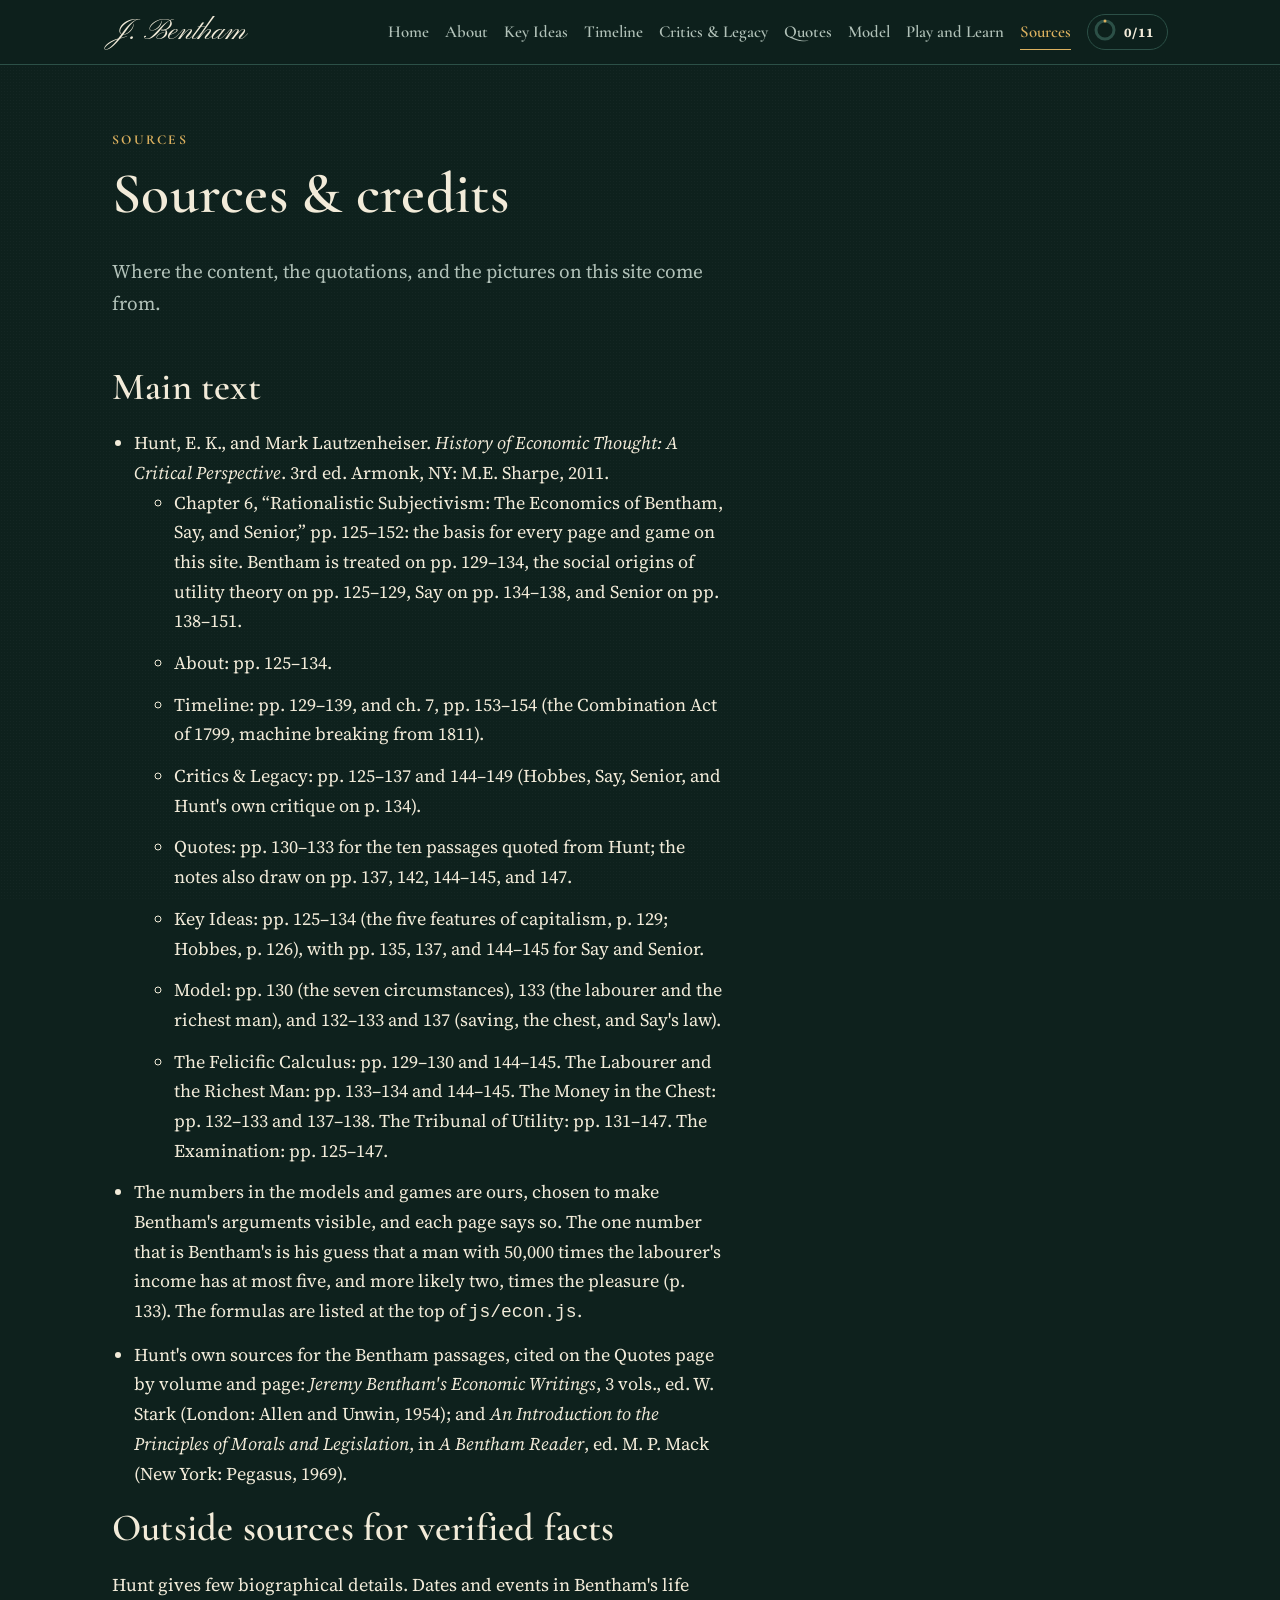
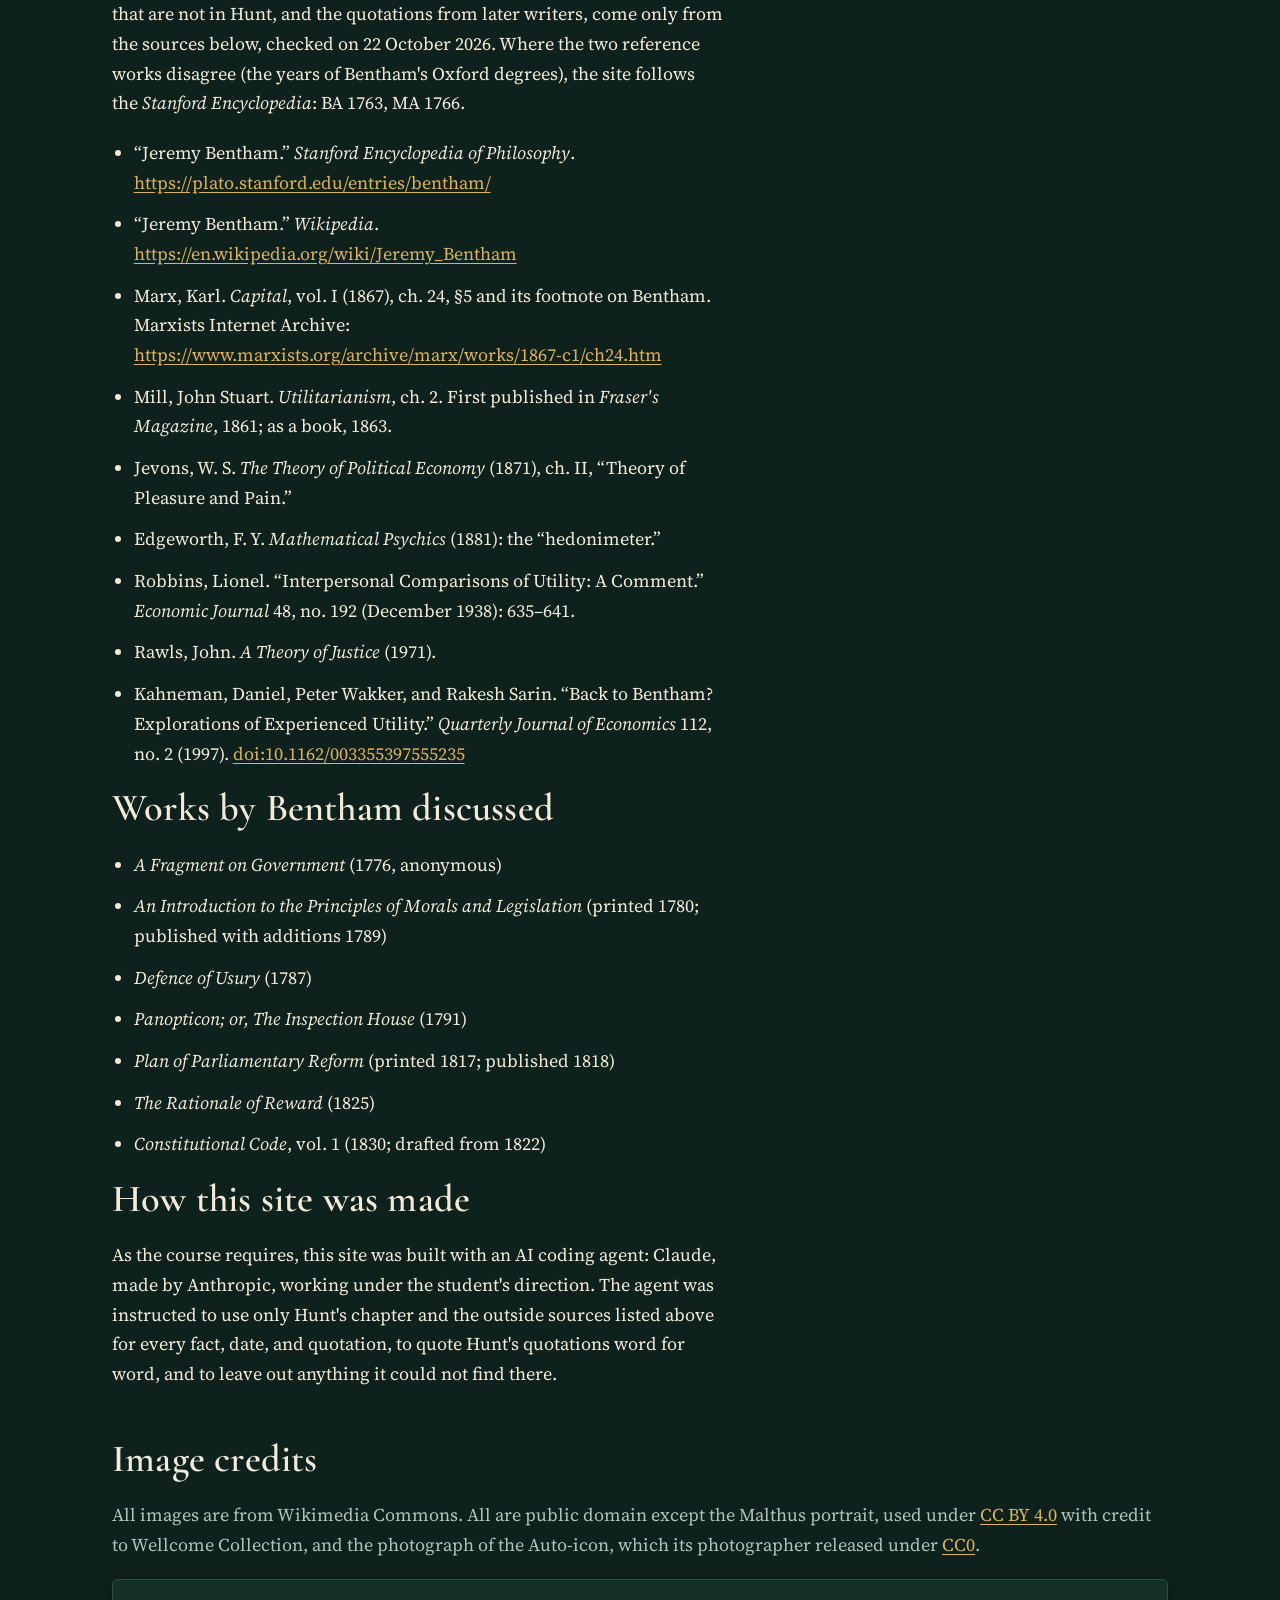
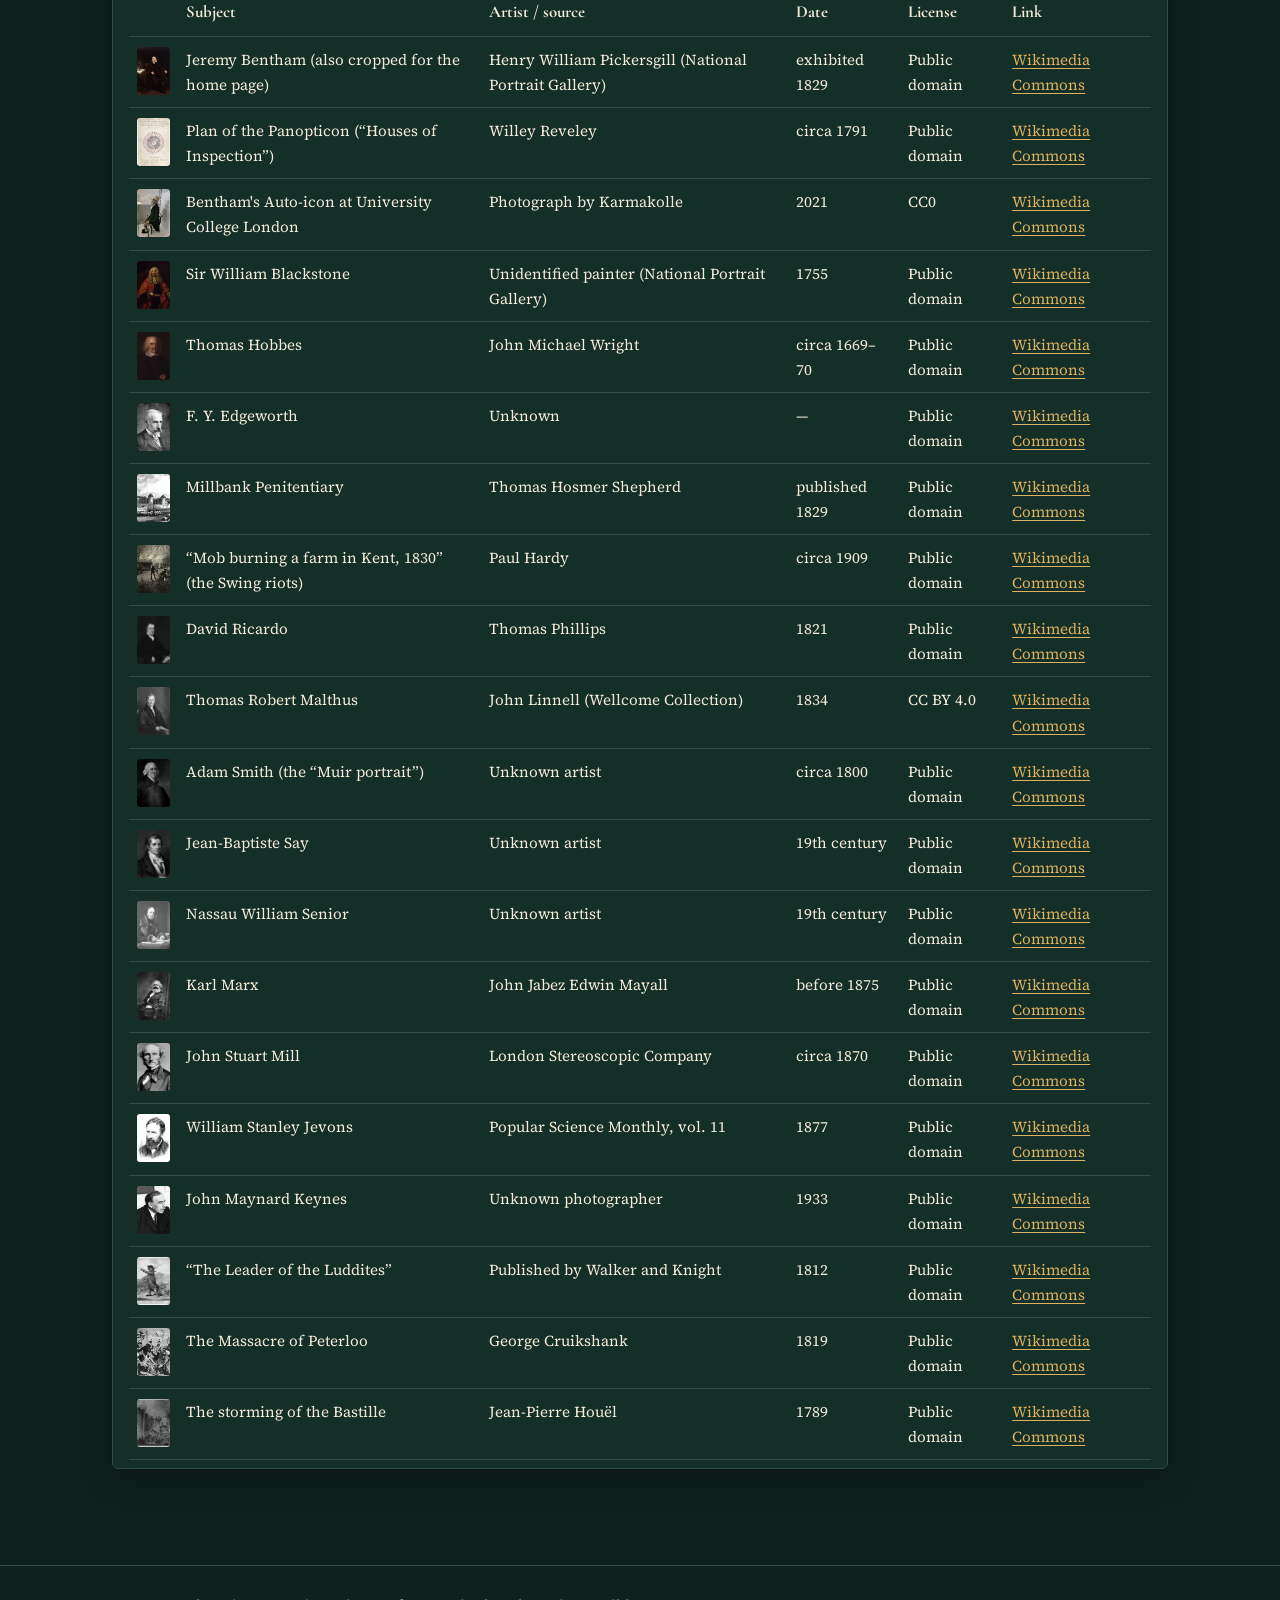
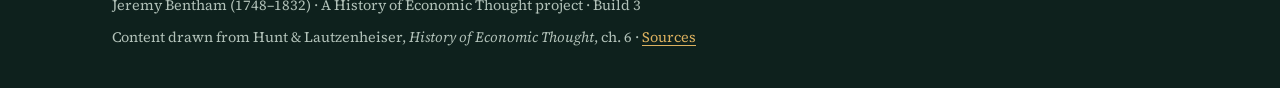
<file: sources.html>
<!DOCTYPE html>
<html lang="en">
<head>
  <meta charset="utf-8">
  <meta name="viewport" content="width=device-width, initial-scale=1">
  <title>Sources and Credits</title>
  <link rel="preconnect" href="https://fonts.googleapis.com">
  <link rel="preconnect" href="https://fonts.gstatic.com" crossorigin>
  <link href="https://fonts.googleapis.com/css2?family=Cormorant+Garamond:ital,wght@0,500;0,600;0,700;1,500&family=Pinyon+Script&family=Source+Serif+4:ital,opsz,wght@0,8..60,400;0,8..60,600;1,8..60,400&display=swap" rel="stylesheet">
  <link rel="stylesheet" href="css/style.css">
  <style>
    .refs { padding-left: 1.2em; }
    .refs li { margin-bottom: 12px; overflow-wrap: anywhere; }
    section + section { margin-top: 48px; }
  </style>
</head>
<body>
<main class="wrap">
  <header class="page-head">
    <p class="eyebrow">Sources</p>
    <h1>Sources &amp; credits</h1>
    <p class="lede">Where the content, the quotations, and the pictures on this site come from.</p>
  </header>
  <section class="prose">
    <h2>Main text</h2>
    <ul class="refs">
      <li>Hunt, E. K., and Mark Lautzenheiser. <em>History of Economic Thought: A Critical Perspective</em>. 3rd ed. Armonk, NY: M.E. Sharpe, 2011.
        <ul>
          <li>Chapter 6, “Rationalistic Subjectivism: The Economics of Bentham, Say, and Senior,” pp. 125–152: the basis for every page and game on this site. Bentham is treated on pp. 129–134, the social origins of utility theory on pp. 125–129, Say on pp. 134–138, and Senior on pp. 138–151.</li>
          <li>About: pp. 125–134.</li>
          <li>Timeline: pp. 129–139, and ch. 7, pp. 153–154 (the Combination Act of 1799, machine breaking from 1811).</li>
          <li>Critics &amp; Legacy: pp. 125–137 and 144–149 (Hobbes, Say, Senior, and Hunt's own critique on p. 134).</li>
          <li>Quotes: pp. 130–133 for the ten passages quoted from Hunt; the notes also draw on pp. 137, 142, 144–145, and 147.</li>
          <li>Key Ideas: pp. 125–134 (the five features of capitalism, p. 129; Hobbes, p. 126), with pp. 135, 137, and 144–145 for Say and Senior.</li>
          <li>Model: pp. 130 (the seven circumstances), 133 (the labourer and the richest man), and 132–133 and 137 (saving, the chest, and Say's law).</li>
          <li>The Felicific Calculus: pp. 129–130 and 144–145. The Labourer and the Richest Man: pp. 133–134 and 144–145. The Money in the Chest: pp. 132–133 and 137–138. The Tribunal of Utility: pp. 131–147. The Examination: pp. 125–147.</li>
        </ul>
      </li>
      <li>The numbers in the models and games are ours, chosen to make Bentham's arguments visible, and each page says so. The one number that is Bentham's is his guess that a man with 50,000 times the labourer's income has at most five, and more likely two, times the pleasure (p. 133). The formulas are listed at the top of <code>js/econ.js</code>.</li>
      <li>Hunt's own sources for the Bentham passages, cited on the Quotes page by volume and page: <em>Jeremy Bentham's Economic Writings</em>, 3 vols., ed. W. Stark (London: Allen and Unwin, 1954); and <em>An Introduction to the Principles of Morals and Legislation</em>, in <em>A Bentham Reader</em>, ed. M. P. Mack (New York: Pegasus, 1969).</li>
    </ul>

    <h2>Outside sources for verified facts</h2>
    <p>Hunt gives few biographical details. Dates and events in Bentham's life that are not in Hunt, and the quotations from later writers, come only from the sources below, checked on 22 October 2026. Where the two reference works disagree (the years of Bentham's Oxford degrees), the site follows the <em>Stanford Encyclopedia</em>: BA 1763, MA 1766.</p>
    <ul class="refs">
      <li>“Jeremy Bentham.” <em>Stanford Encyclopedia of Philosophy</em>. <a href="https://plato.stanford.edu/entries/bentham/">https://plato.stanford.edu/entries/bentham/</a></li>
      <li>“Jeremy Bentham.” <em>Wikipedia</em>. <a href="https://en.wikipedia.org/wiki/Jeremy_Bentham">https://en.wikipedia.org/wiki/Jeremy_Bentham</a></li>
      <li>Marx, Karl. <em>Capital</em>, vol. I (1867), ch. 24, §5 and its footnote on Bentham. Marxists Internet Archive: <a href="https://www.marxists.org/archive/marx/works/1867-c1/ch24.htm">https://www.marxists.org/archive/marx/works/1867-c1/ch24.htm</a></li>
      <li>Mill, John Stuart. <em>Utilitarianism</em>, ch. 2. First published in <em>Fraser's Magazine</em>, 1861; as a book, 1863.</li>
      <li>Jevons, W. S. <em>The Theory of Political Economy</em> (1871), ch. II, “Theory of Pleasure and Pain.”</li>
      <li>Edgeworth, F. Y. <em>Mathematical Psychics</em> (1881): the “hedonimeter.”</li>
      <li>Robbins, Lionel. “Interpersonal Comparisons of Utility: A Comment.” <em>Economic Journal</em> 48, no. 192 (December 1938): 635–641.</li>
      <li>Rawls, John. <em>A Theory of Justice</em> (1971).</li>
      <li>Kahneman, Daniel, Peter Wakker, and Rakesh Sarin. “Back to Bentham? Explorations of Experienced Utility.” <em>Quarterly Journal of Economics</em> 112, no. 2 (1997). <a href="https://doi.org/10.1162/003355397555235">doi:10.1162/003355397555235</a></li>
    </ul>

    <h2>Works by Bentham discussed</h2>
    <ul class="refs">
      <li><em>A Fragment on Government</em> (1776, anonymous)</li>
      <li><em>An Introduction to the Principles of Morals and Legislation</em> (printed 1780; published with additions 1789)</li>
      <li><em>Defence of Usury</em> (1787)</li>
      <li><em>Panopticon; or, The Inspection House</em> (1791)</li>
      <li><em>Plan of Parliamentary Reform</em> (printed 1817; published 1818)</li>
      <li><em>The Rationale of Reward</em> (1825)</li>
      <li><em>Constitutional Code</em>, vol. 1 (1830; drafted from 1822)</li>
    </ul>

    <h2>How this site was made</h2>
    <p>As the course requires, this site was built with an AI coding agent: Claude, made by Anthropic, working under the student's direction. The agent was instructed to use only Hunt's chapter and the outside sources listed above for every fact, date, and quotation, to quote Hunt's quotations word for word, and to leave out anything it could not find there.</p>
  </section>
  <section>
    <h2>Image credits</h2>
    <p class="muted">All images are from Wikimedia Commons. All are public domain except the Malthus portrait, used under <a href="https://creativecommons.org/licenses/by/4.0/">CC BY 4.0</a> with credit to Wellcome Collection, and the photograph of the Auto-icon, which its photographer released under <a href="https://creativecommons.org/publicdomain/zero/1.0/">CC0</a>.</p>
    <div class="table-scroll card" style="padding:8px 16px">
      <table class="credits">
        <thead><tr><th></th><th>Subject</th><th>Artist / source</th><th>Date</th><th>License</th><th>Link</th></tr></thead>
        <tbody>
          <tr><td><img src="images/bentham.jpg" alt="" loading="lazy"></td><td>Jeremy Bentham (also cropped for the home page)</td><td>Henry William Pickersgill (National Portrait Gallery)</td><td>exhibited 1829</td><td>Public domain</td><td><a href="https://commons.wikimedia.org/wiki/File:Jeremy_Bentham_by_Henry_William_Pickersgill.jpg">Wikimedia Commons</a></td></tr>
          <tr><td><img src="images/panopticon.jpg" alt="" loading="lazy"></td><td>Plan of the Panopticon (“Houses of Inspection”)</td><td>Willey Reveley</td><td>circa 1791</td><td>Public domain</td><td><a href="https://commons.wikimedia.org/wiki/File:Reveley_Plan_of_Houses_of_Inspection_c._1791.png">Wikimedia Commons</a></td></tr>
          <tr><td><img src="images/autoicon.jpg" alt="" loading="lazy"></td><td>Bentham's Auto-icon at University College London</td><td>Photograph by Karmakolle</td><td>2021</td><td>CC0</td><td><a href="https://commons.wikimedia.org/wiki/File:Jeremy_Bentham_auto_icon_1.jpg">Wikimedia Commons</a></td></tr>
          <tr><td><img src="images/blackstone.jpg" alt="" loading="lazy"></td><td>Sir William Blackstone</td><td>Unidentified painter (National Portrait Gallery)</td><td>1755</td><td>Public domain</td><td><a href="https://commons.wikimedia.org/wiki/File:Sir_William_Blackstone_from_NPG.jpg">Wikimedia Commons</a></td></tr>
          <tr><td><img src="images/hobbes.jpg" alt="" loading="lazy"></td><td>Thomas Hobbes</td><td>John Michael Wright</td><td>circa 1669–70</td><td>Public domain</td><td><a href="https://commons.wikimedia.org/wiki/File:Thomas_Hobbes_by_John_Michael_Wright.jpg">Wikimedia Commons</a></td></tr>
          <tr><td><img src="images/edgeworth.jpg" alt="" loading="lazy"></td><td>F. Y. Edgeworth</td><td>Unknown</td><td>—</td><td>Public domain</td><td><a href="https://commons.wikimedia.org/wiki/File:Edgeworth.jpeg">Wikimedia Commons</a></td></tr>
          <tr><td><img src="images/millbank.jpg" alt="" loading="lazy"></td><td>Millbank Penitentiary</td><td>Thomas Hosmer Shepherd</td><td>published 1829</td><td>Public domain</td><td><a href="https://commons.wikimedia.org/wiki/File:Millbank_Thomas_Hosmer_Shepherd_pub_1829.jpg">Wikimedia Commons</a></td></tr>
          <tr><td><img src="images/swing.jpg" alt="" loading="lazy"></td><td>“Mob burning a farm in Kent, 1830” (the Swing riots)</td><td>Paul Hardy</td><td>circa 1909</td><td>Public domain</td><td><a href="https://commons.wikimedia.org/wiki/File:Paul_Hardy_-_Mob_burning_a_farm_in_Kent,_1830.jpg">Wikimedia Commons</a></td></tr>
          <tr><td><img src="images/ricardo.png" alt="" loading="lazy"></td><td>David Ricardo</td><td>Thomas Phillips</td><td>1821</td><td>Public domain</td><td><a href="https://commons.wikimedia.org/wiki/File:Portrait_of_David_Ricardo_by_Thomas_Phillips.jpg">Wikimedia Commons</a></td></tr>
          <tr><td><img src="images/malthus.png" alt="" loading="lazy"></td><td>Thomas Robert Malthus</td><td>John Linnell (Wellcome Collection)</td><td>1834</td><td>CC BY 4.0</td><td><a href="https://commons.wikimedia.org/wiki/File:Thomas_Robert_Malthus_Wellcome_L0069037_-crop.jpg">Wikimedia Commons</a></td></tr>
          <tr><td><img src="images/smith.png" alt="" loading="lazy"></td><td>Adam Smith (the “Muir portrait”)</td><td>Unknown artist</td><td>circa 1800</td><td>Public domain</td><td><a href="https://commons.wikimedia.org/wiki/File:Adam_Smith_The_Muir_portrait.jpg">Wikimedia Commons</a></td></tr>
          <tr><td><img src="images/say.png" alt="" loading="lazy"></td><td>Jean-Baptiste Say</td><td>Unknown artist</td><td>19th century</td><td>Public domain</td><td><a href="https://commons.wikimedia.org/wiki/File:Jean-Baptiste_Say.jpg">Wikimedia Commons</a></td></tr>
          <tr><td><img src="images/senior.png" alt="" loading="lazy"></td><td>Nassau William Senior</td><td>Unknown artist</td><td>19th century</td><td>Public domain</td><td><a href="https://commons.wikimedia.org/wiki/File:Nassau_William_Senior_(portrait).jpg">Wikimedia Commons</a></td></tr>
          <tr><td><img src="images/marx.png" alt="" loading="lazy"></td><td>Karl Marx</td><td>John Jabez Edwin Mayall</td><td>before 1875</td><td>Public domain</td><td><a href="https://commons.wikimedia.org/wiki/File:Karl_Marx_001.jpg">Wikimedia Commons</a></td></tr>
          <tr><td><img src="images/mill.png" alt="" loading="lazy"></td><td>John Stuart Mill</td><td>London Stereoscopic Company</td><td>circa 1870</td><td>Public domain</td><td><a href="https://commons.wikimedia.org/wiki/File:John_Stuart_Mill_by_London_Stereoscopic_Company%2C_c1870.jpg">Wikimedia Commons</a></td></tr>
          <tr><td><img src="images/jevons.png" alt="" loading="lazy"></td><td>William Stanley Jevons</td><td>Popular Science Monthly, vol. 11</td><td>1877</td><td>Public domain</td><td><a href="https://commons.wikimedia.org/wiki/File:PSM_V11_D660_William_Stanley_Jevons.jpg">Wikimedia Commons</a></td></tr>
          <tr><td><img src="images/keynes.png" alt="" loading="lazy"></td><td>John Maynard Keynes</td><td>Unknown photographer</td><td>1933</td><td>Public domain</td><td><a href="https://commons.wikimedia.org/wiki/File:Keynes_1933.jpg">Wikimedia Commons</a></td></tr>
          <tr><td><img src="images/luddite.png" alt="" loading="lazy"></td><td>“The Leader of the Luddites”</td><td>Published by Walker and Knight</td><td>1812</td><td>Public domain</td><td><a href="https://commons.wikimedia.org/wiki/File:Luddite.jpg">Wikimedia Commons</a></td></tr>
          <tr><td><img src="images/peterloo.png" alt="" loading="lazy"></td><td>The Massacre of Peterloo</td><td>George Cruikshank</td><td>1819</td><td>Public domain</td><td><a href="https://commons.wikimedia.org/wiki/File:The_Massacre_of_Peterloo.jpg">Wikimedia Commons</a></td></tr>
          <tr><td><img src="images/bastille.png" alt="" loading="lazy"></td><td>The storming of the Bastille</td><td>Jean-Pierre Houël</td><td>1789</td><td>Public domain</td><td><a href="https://commons.wikimedia.org/wiki/File:Prise_de_la_Bastille.jpg">Wikimedia Commons</a></td></tr>
        </tbody>
      </table>
    </div>
  </section>
</main>
<script src="js/site.js"></script>
</body>
</html>
</file>
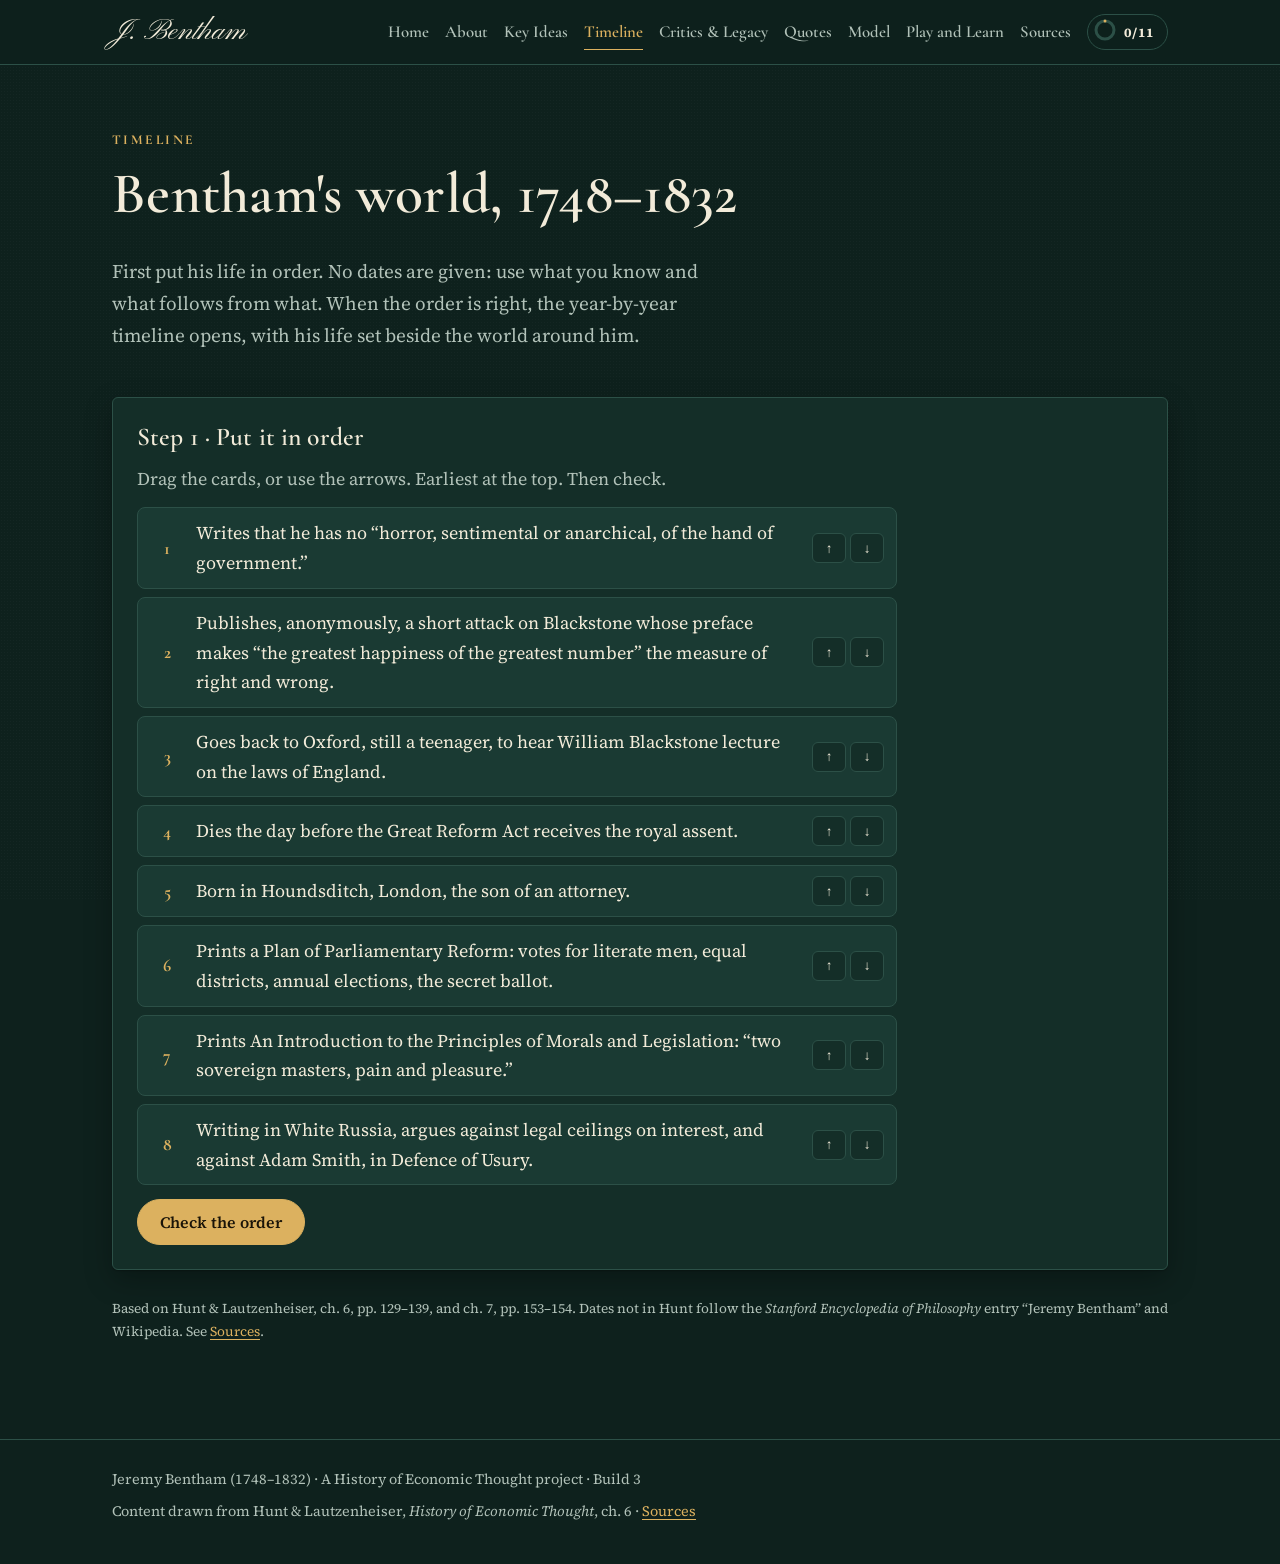
<file: timeline.html>
<!DOCTYPE html>
<html lang="en">
<head>
  <meta charset="utf-8">
  <meta name="viewport" content="width=device-width, initial-scale=1">
  <title>Bentham Timeline</title>
  <link rel="preconnect" href="https://fonts.googleapis.com">
  <link rel="preconnect" href="https://fonts.gstatic.com" crossorigin>
  <link href="https://fonts.googleapis.com/css2?family=Cormorant+Garamond:ital,wght@0,500;0,600;0,700;1,500&family=Pinyon+Script&family=Source+Serif+4:ital,opsz,wght@0,8..60,400;0,8..60,600;1,8..60,400&display=swap" rel="stylesheet">
  <link rel="stylesheet" href="css/style.css">
  <style>
    /* ordering puzzle */
    .order { list-style: none; padding: 0; margin: 14px 0; display: grid; gap: 8px; max-width: 760px; }
    .order li { display: grid; grid-template-columns: 34px 1fr auto; gap: 12px; align-items: center; background: var(--paper-2); border: 1.5px solid var(--rule); border-radius: 8px; padding: 10px 12px; cursor: grab; }
    .order li.dragging { opacity: .4; }
    .order li.ok { border-color: var(--right); }
    .order li.no { border-color: var(--wrong); }
    .order .pos { font: 700 1.1rem var(--f-display); color: var(--accent); text-align: center; }
    .order .hint { display: block; font-size: .85rem; color: var(--wrong); margin-top: 3px; }
    .order .yr { display: block; font-size: .85rem; color: var(--right); margin-top: 3px; font-weight: 700; }
    .order .mv { display: flex; gap: 4px; }
    .order .mv button { width: 34px; height: 30px; border-radius: 6px; border: 1px solid var(--rule); background: var(--paper); color: var(--ink); cursor: pointer; }
    .order .mv button:hover { border-color: var(--accent); }

    /* year slider (same as the Ricardo site) */
    .tl { padding: 28px 24px 20px; user-select: none; }
    .tl-track { position: relative; height: 72px; margin: 0 14px; cursor: pointer; touch-action: none; }
    .tl-line { position: absolute; left: 0; right: 0; top: 30px; height: 4px; background: var(--rule); border-radius: 2px; }
    .tl-fill { position: absolute; left: 0; top: 30px; height: 4px; background: var(--accent); border-radius: 2px; }
    .tl-tick { position: absolute; top: 26px; width: 1px; height: 12px; background: var(--rule); }
    .tl-tick.major { top: 22px; height: 20px; background: var(--ink-soft); }
    .tl-label { position: absolute; top: 48px; transform: translateX(-50%); font-size: .8rem; color: var(--ink-soft); font-variant-numeric: tabular-nums; }
    .tl-dot { position: absolute; top: 25px; width: 14px; height: 14px; margin-left: -7px; border-radius: 50%; background: var(--paper); border: 2.5px solid var(--poor); }
    .tl-dot.life { border-color: var(--accent); }
    .tl-handle { position: absolute; top: 0; margin-left: -22px; width: 44px; display: flex; flex-direction: column; align-items: center; cursor: grab; outline: none; }
    .tl-handle .flag { background: var(--ink); color: var(--bg); font: 700 .8rem var(--f-body); padding: 2px 7px; border-radius: 4px; font-variant-numeric: tabular-nums; }
    .tl-handle .knob { width: 22px; height: 22px; border-radius: 50%; margin-top: 3px; background: var(--accent); border: 3px solid var(--paper); box-shadow: 0 1px 4px rgba(0,0,0,.5); }
    .tl-handle:focus-visible .knob { outline: 2px solid var(--ink); outline-offset: 2px; }
    .tl-controls { display: flex; flex-wrap: wrap; gap: 10px; justify-content: center; margin-top: 14px; }
    .legend { display: flex; flex-wrap: wrap; gap: 18px; justify-content: center; font-size: .85rem; color: var(--ink-soft); margin-top: 10px; }
    .legend i { display: inline-block; width: 11px; height: 11px; border-radius: 50%; border: 2.5px solid var(--poor); vertical-align: -1px; margin-right: 6px; }
    .legend i.life { border-color: var(--accent); }
    .year-view { display: grid; grid-template-columns: 220px 1fr; gap: 32px; margin-top: 28px; align-items: start; }
    .year-big { font-family: var(--f-script); font-size: 5.5rem; line-height: 1; }
    .year-age { font-family: var(--f-display); font-size: 1.1rem; color: var(--accent); font-weight: 600; }
    .year-period { color: var(--ink-soft); font-size: .95rem; margin-top: 10px; }
    .event { display: grid; grid-template-columns: 1fr 240px; gap: 24px; align-items: start; }
    .event + .event { margin-top: 20px; }
    .event.no-pic { grid-template-columns: 1fr; }
    .event h3 { margin-bottom: 4px; }
    .event .kind { font-size: .75rem; font-weight: 700; letter-spacing: .1em; text-transform: uppercase; }
    .event .kind.life { color: var(--accent); } .event .kind.world { color: var(--poor); }
    .event figure img { width: 100%; max-height: 240px; object-fit: cover; border-radius: 4px; border: 1px solid var(--rule); filter: sepia(.15); }
    .event figure img.contain { object-fit: contain; background: var(--paper-2); }
    #events { animation: fade .25s ease; }
    @keyframes fade { from { opacity: .3; transform: translateY(4px); } to { opacity: 1; transform: none; } }
    @media (max-width: 760px) {
      .year-view { grid-template-columns: 1fr; gap: 12px; } .year-big { font-size: 4rem; }
      .event { grid-template-columns: 1fr; } .tl-label.minor { display: none; }
    }
  </style>
</head>
<body data-step="timeline">
<main class="wrap">
  <header class="page-head">
    <p class="eyebrow">Timeline</p>
    <h1>Bentham's world, 1748–1832</h1>
    <p class="lede">First put his life in order. No dates are given: use what you know and what follows from what. When the order is right, the year-by-year timeline opens, with his life set beside the world around him.</p>
  </header>

  <section class="card" id="puzzle">
    <h2 style="font-size:1.6rem">Step 1 · Put it in order</h2>
    <p class="muted mb-0">Drag the cards, or use the arrows. Earliest at the top. Then check.</p>
    <ol class="order" id="order"></ol>
    <div style="display:flex;gap:12px;align-items:center;flex-wrap:wrap"><button class="btn primary" id="check">Check the order</button><span class="muted" id="tries"></span></div>
    <div class="feedback" id="pfb"></div>
  </section>

  <section id="explore" class="hidden" style="margin-top:40px">
    <h2 style="font-size:1.6rem">Step 2 · Explore year by year</h2>
    <p class="muted">Drag the marker, click the line, or use the arrow keys.</p>
    <div class="card tl">
      <div class="tl-track" id="track">
        <div class="tl-line"></div><div class="tl-fill" id="fill"></div><div id="marks"></div>
        <div class="tl-handle" id="handle" role="slider" tabindex="0" aria-label="Year" aria-valuemin="1748" aria-valuemax="1832" aria-valuenow="1748">
          <span class="flag" id="flag">1748</span><span class="knob"></span>
        </div>
      </div>
      <div class="legend"><span><i class="life"></i>Bentham's life &amp; works</span><span><i></i>The world around him</span></div>
      <div class="tl-controls">
        <button class="btn small" id="prevEv">‹ Previous event</button>
        <button class="btn small" id="play">▶ Play</button>
        <button class="btn small" id="nextEv">Next event ›</button>
      </div>
    </div>
    <section class="year-view">
      <div><div class="year-big" id="yearBig">1748</div><div class="year-age" id="yearAge"></div><div class="year-period" id="yearPeriod"></div></div>
      <div id="events"></div>
    </section>
  </section>
  <p class="cite" style="margin-top:28px">Based on Hunt &amp; Lautzenheiser, ch. 6, pp. 129–139, and ch. 7, pp. 153–154. Dates not in Hunt follow the <em>Stanford Encyclopedia of Philosophy</em> entry “Jeremy Bentham” and Wikipedia. See <a href="sources.html">Sources</a>.</p>
</main>
<script src="js/site.js"></script>
<script src="js/learn.js"></script>
<script>
// ---------------- Step 1: ordering ----------------
const CARDS = [
  { y: 1748, t: "Born in Houndsditch, London, the son of an attorney.", hint: "Everything begins here." },
  { y: 1763, t: "Goes back to Oxford, still a teenager, to hear William Blackstone lecture on the laws of England.", hint: "He had to hear Blackstone before he could attack him in print." },
  { y: 1776, t: "Publishes, anonymously, a short attack on Blackstone whose preface makes “the greatest happiness of the greatest number” the measure of right and wrong.", hint: "This short attack came before the long, systematic treatise on morals and legislation." },
  { y: 1780, t: "Prints An Introduction to the Principles of Morals and Legislation: “two sovereign masters, pain and pleasure.”", hint: "Hunt says Bentham turned to economic questions about six years after this book." },
  { y: 1787, t: "Writing in White Russia, argues against legal ceilings on interest, and against Adam Smith, in Defence of Usury.", hint: "This belongs to his turn to economic questions, which came after the Introduction." },
  { y: 1801, t: "Writes that he has no “horror, sentimental or anarchical, of the hand of government.”", hint: "This change of mind came after his laissez-faire years, which Hunt places in the eighteenth century." },
  { y: 1817, t: "Prints a Plan of Parliamentary Reform: votes for literate men, equal districts, annual elections, the secret ballot.", hint: "His democratic program came after he met James Mill, years after he first welcomed the hand of government." },
  { y: 1832, t: "Dies the day before the Great Reform Act receives the royal assent.", hint: "Last." },
];
const list = document.getElementById("order");
let order = Learn.shuffle(CARDS.map((_, i) => i));
while (order.every((v, i) => v === i)) order = Learn.shuffle(order);
let tries = 0, solved = Ledger.isDone("timeline");

function drawOrder(marks) {
  list.innerHTML = order.map((ci, pos) => {
    const c = CARDS[ci], m = marks ? (marks[pos] ? "ok" : "no") : "";
    return `<li draggable="${!solved}" data-pos="${pos}" class="${m}"><span class="pos">${pos + 1}</span>
      <span>${c.t}${m === "no" ? `<span class="hint">${c.hint}</span>` : ""}${solved ? `<span class="yr">${c.y}</span>` : ""}</span>
      ${solved ? "" : `<span class="mv"><button data-mv="-1" aria-label="Move up">↑</button><button data-mv="1" aria-label="Move down">↓</button></span>`}</li>`;
  }).join("");
  list.querySelectorAll("li").forEach(li => {
    const pos = +li.dataset.pos;
    li.querySelectorAll("[data-mv]").forEach(b => b.onclick = () => move(pos, pos + +b.dataset.mv));
    li.addEventListener("dragstart", e => { li.classList.add("dragging"); e.dataTransfer.setData("text/plain", pos); });
    li.addEventListener("dragend", () => li.classList.remove("dragging"));
    li.addEventListener("dragover", e => e.preventDefault());
    li.addEventListener("drop", e => { e.preventDefault(); move(+e.dataTransfer.getData("text/plain"), pos); });
  });
}
function move(from, to) {
  if (solved || to < 0 || to >= order.length || from === to) return;
  const [x] = order.splice(from, 1); order.splice(to, 0, x); drawOrder();
}
document.getElementById("check").onclick = () => {
  if (solved) return;
  tries++;
  const marks = order.map((ci, pos) => ci === pos);
  const n = marks.filter(Boolean).length, fb = document.getElementById("pfb");
  document.getElementById("tries").textContent = `Attempt ${tries}`;
  if (n === CARDS.length) {
    solved = true; drawOrder(marks);
    fb.className = "feedback show good";
    fb.innerHTML = `<strong>All eight in order${tries === 1 ? ", first time" : ""}.</strong> Notice the shape: a lawyer's quarrel with Blackstone first, then the principle of utility, and only then economics. The early economics trusted the market; by 1801 Bentham welcomed the hand of government, and his last years went to democratic reform. The dates are now shown, and the full timeline is open below.`;
    Ledger.complete("timeline");
    openExplore(true);
  } else {
    drawOrder(marks);
    fb.className = "feedback show bad";
    fb.innerHTML = `<strong>${n} of ${CARDS.length} in the right place.</strong> Each misplaced card now carries a clue. Rearrange and check again.`;
  }
};
drawOrder(solved ? order.map(() => true) : null);
if (solved) { order = CARDS.map((_, i) => i); drawOrder(order.map(() => true)); document.getElementById("check").disabled = true; }

// ---------------- Step 2: the year-by-year timeline ----------------
const START = 1748, END = 1832;
// kind: "life" = Bentham's own life and works; "world" = events around him.
// img: file in images/; fit: "contain" shows the whole picture instead of a crop.
const EVENTS = {
  1748: [{ kind: "life", title: "Born in London", text: "Jeremy Bentham is born on 15 February in Houndsditch, London. His father, Jeremiah Bentham, is an attorney.", img: "bentham.jpg" }],
  1755: [{ kind: "life", title: "Westminster School", text: "At seven he starts at Westminster School, where he stays until 1760." }],
  1760: [{ kind: "life", title: "Oxford at twelve", text: "He enters The Queen's College, Oxford, at the age of twelve. He takes his BA in 1763 and his MA in 1766." }],
  1763: [{ kind: "life", title: "Blackstone's lectures", text: "In 1763–64 he returns to Oxford to hear William Blackstone lecture on the laws of England.", img: "blackstone.jpg" }],
  1765: [{ kind: "world", title: "Blackstone's Commentaries", text: "The Commentaries on the Laws of England begin to appear (1765–69). Bentham's first book will be an attack on Blackstone." }],
  1769: [{ kind: "life", title: "Called to the bar, and the principle of utility", text: "He is called to the bar, but his legal career lasts one brief and he never practises. The same year he finds the principle of utility in Hume, Helvétius, and Beccaria." }],
  1776: [
    { kind: "life", title: "A Fragment on Government", text: "Published anonymously, an attack on Blackstone. Its preface: “it is the greatest happiness of the greatest number that is the measure of right and wrong.”" },
    { kind: "world", title: "The Wealth of Nations, and American independence", text: "Adam Smith publishes the Wealth of Nations, and the American colonies declare independence. The early Bentham will accept Smith's case that a free market sends resources where they are most productive.", img: "smith.png" }],
  1780: [{ kind: "life", title: "The Introduction is printed", text: "An Introduction to the Principles of Morals and Legislation: “Nature has placed mankind under the governance of two sovereign masters, pain and pleasure.” Hunt calls it his most influential work for nineteenth-century economic theory." }],
  1781: [{ kind: "life", title: "“Utilitarian”", text: "He coins the word “utilitarian” (the Stanford Encyclopedia says “in a dream”)." }],
  1786: [{ kind: "life", title: "To White Russia", text: "In 1786–87 he visits his brother Samuel at Krichev, where Samuel manages projects for Prince Potemkin. Hunt dates Bentham's turn to economic questions to about this time. In letters home to his father he first outlines the Panopticon." }],
  1787: [{ kind: "life", title: "Defence of Usury", text: "Written in Russia: an argument against legal ceilings on interest, addressed to Adam Smith, who had supported a legal maximum rate." }],
  1789: [
    { kind: "world", title: "Revolution in France", text: "The storming of the Bastille. In England, the memory of the French Revolution will make wealthy men fear workers' combinations and radical writers (Hunt ch. 7, p. 153).", img: "bastille.png" },
    { kind: "life", title: "The Introduction is published", text: "Printed in 1780, the Introduction is now published, with additions." }],
  1791: [{ kind: "life", title: "Panopticon", text: "Panopticon; or, The Inspection House: a circular building in which one unseen inspector can watch every cell. The architect Willey Reveley draws the plan.", img: "panopticon.jpg", fit: "contain" }],
  1792: [{ kind: "life", title: "Citizen of France", text: "In September France makes him an honorary citizen." }],
  1794: [{ kind: "life", title: "The Penitentiary Act", text: "The Panopticon wins government support. Bentham receives £2,000 for preliminary work." }],
  1798: [{ kind: "world", title: "Malthus's Essay on Population", text: "Thomas Robert Malthus publishes his Essay on Population. Hunt notes that Malthus was one of the few economists of the time who doubted that supply would always equal demand in a free market (p. 132).", img: "malthus.png" }],
  1799: [
    { kind: "world", title: "The Combination Act", text: "After a decade of labour unrest, Parliament outlaws workers' combinations. Hunt says the Act dealt the labour movement “a very severe blow” for twenty-five years (ch. 7, pp. 153–154)." },
    { kind: "life", title: "The Millbank site", text: "In November he buys a site at Millbank for the Panopticon, for £12,000." }],
  1801: [{ kind: "life", title: "The hand of government", text: "By now, Hunt shows, Bentham has changed his mind: “I have not . . . any horror, sentimental or anarchical, of the hand of government.” Saving that sits idle and great inequality are reasons for the state to act." }],
  1803: [
    { kind: "life", title: "The Panopticon abandoned", text: "The Addington administration drops the project. (The Stanford Encyclopedia says Bentham admitted defeat in 1802.)" },
    { kind: "world", title: "Say's Treatise", text: "Jean-Baptiste Say's Treatise on Political Economy first appears. Say argues that utility, not labour, is the source of value. He also held that a general glut is impossible, the doctrine that came to be called Say's law. Hunt counts the later Bentham among those who rejected it (p. 137).", img: "say.png" }],
  1808: [{ kind: "life", title: "Meets James Mill", text: "Late in the year he meets James Mill. In 1809–10 he drafts plans for parliamentary reform." }],
  1811: [{ kind: "world", title: "Machine breaking spreads", text: "With combinations outlawed, workers have no legal means of resistance. Machine breaking spreads, and from 1811 onward, Hunt writes, the rebellion “grew rapidly in numbers and intensity” (ch. 7, p. 154).", img: "luddite.png" }],
  1812: [{ kind: "life", title: "Compensation", text: "He settles for £23,000 compensation for the Panopticon. His initial claim had been nearly £700,000. Millbank Penitentiary is built on the site instead.", img: "millbank.jpg" }],
  1817: [
    { kind: "life", title: "Plan of Parliamentary Reform", text: "Printed in 1817, published in 1818: votes for all literate men, equal electoral districts, annual elections, and the secret ballot, which he thought most important. Soon after, he commits himself to republicanism." },
    { kind: "world", title: "Ricardo's Principles", text: "David Ricardo publishes On the Principles of Political Economy and Taxation. Hunt reads Bentham, Say, and Senior as the writers who helped economics abandon the labour theory of value that Smith and Ricardo had used (p. 127).", img: "ricardo.png" }],
  1819: [{ kind: "world", title: "Peterloo", text: "“The Massacre of Peterloo,” as George Cruikshank titled his print that year. Hunt lists 1819 among the years when working-class rebellion flared up again (ch. 7, p. 154).", img: "peterloo.png" }],
  1822: [{ kind: "life", title: "The Constitutional Code", text: "He begins drafting a Constitutional Code. Only the first of its three volumes will appear in his lifetime." }],
  1823: [{ kind: "life", title: "The Westminster Review", text: "In December he funds the start of the Westminster Review, founded with James Mill." }],
  1825: [
    { kind: "world", title: "Senior's Oxford chair", text: "Nassau Senior is appointed to the first chair of political economy at Oxford (Hunt p. 138). He will later deny the two premises behind Bentham's case for redistribution.", img: "senior.png" },
    { kind: "life", title: "The Rationale of Reward", text: "“Prejudice apart, the game of push-pin is of equal value with the arts and sciences of music and poetry.”" }],
  1826: [{ kind: "life", title: "University College London", text: "The reformers he works with form the nucleus of University College London. He is called its “spiritual founder,” though his direct part in the founding was limited." }],
  1830: [
    { kind: "world", title: "“The frightful autumn of 1830”", text: "Senior's phrase for “the fires and insurrections which terrified the south of England.” Hunt says they changed Senior's views on the poor and on the poor laws (p. 139).", img: "swing.jpg" },
    { kind: "life", title: "Constitutional Code, volume 1", text: "The first volume appears, the only one published in his lifetime." }],
  1832: [
    { kind: "life", title: "Death, and the Auto-icon", text: "Bentham dies on 6 June, aged 84, at Queen Square Place, Westminster. His will, dated 30 May, directs that his body be dissected and preserved. His skeleton, dressed in his clothes and seated with a wax head, is the Auto-icon, now at the entrance of the UCL Student Centre.", img: "autoicon.jpg" },
    { kind: "world", title: "The Great Reform Act", text: "The Reform Act receives the royal assent on 7 June, the day after his death." }],
};
const PERIODS = [[1748, 1768, "Prodigy and law student"], [1769, 1785, "Blackstone and the principle of utility"], [1786, 1800, "Usury, the Panopticon, and laissez-faire"], [1801, 1822, "The hand of government, and reform"], [1823, 1832, "Radical democrat; the last years"]];
const YEARS = Object.keys(EVENTS).map(Number).sort((a, b) => a - b);
let built = false;
function openExplore(scroll) {
  const ex = document.getElementById("explore");
  Learn.open(ex, false);
  if (scroll) setTimeout(() => ex.scrollIntoView({ behavior: "smooth", block: "start" }), 600);
  if (!built) { built = true; buildTimeline(); }
}
if (solved) openExplore(false);

function buildTimeline() {
  const track = document.getElementById("track"), handle = document.getElementById("handle");
  const fill = document.getElementById("fill"), flag = document.getElementById("flag"), marks = document.getElementById("marks");
  const pct = y => (y - START) / (END - START) * 100;
  for (let y = START; y <= END; y++) {
    const major = y % 10 === 0 || y === START || y === END;
    const fifth = y % 5 === 0;
    if (major || fifth) marks.insertAdjacentHTML("beforeend", `<div class="tl-tick${major ? " major" : ""}" style="left:${pct(y)}%"></div>`);
    // keep labels apart: skip 1750 (next to 1748) and 1830 (next to 1832)
    if ((major || fifth) && y !== 1750 && y !== 1830) marks.insertAdjacentHTML("beforeend", `<div class="tl-label${major ? "" : " minor"}" style="left:${pct(y)}%">${y}</div>`);
  }
  YEARS.forEach(y => marks.insertAdjacentHTML("beforeend", `<div class="tl-dot${EVENTS[y].some(e => e.kind === "life") ? " life" : ""}" style="left:${pct(y)}%" title="${y}"></div>`));

  let year = START, lastRendered = null;
  function setYear(y) {
    year = Math.max(START, Math.min(END, Math.round(y)));
    handle.style.left = fill.style.width = pct(year) + "%";
    flag.textContent = year;
    handle.setAttribute("aria-valuenow", year);
    handle.setAttribute("aria-valuetext", EVENTS[year] ? `${year}: ${EVENTS[year].map(e => e.title).join("; ")}` : `${year}`);
    if (year !== lastRendered) render();
  }
  function render() {
    lastRendered = year;
    document.getElementById("yearBig").textContent = year;
    document.getElementById("yearAge").textContent = year === START ? "Bentham is born" : `Bentham is about ${year - START}`;
    const p = PERIODS.find(([a, b]) => year >= a && year <= b);
    document.getElementById("yearPeriod").textContent = p ? p[2] : "";
    const box = document.getElementById("events");
    box.style.animation = "none"; box.offsetHeight; box.style.animation = "";
    const evs = EVENTS[year];
    if (!evs) {
      const prev = [...YEARS].reverse().find(y => y < year), next = YEARS.find(y => y > year);
      box.innerHTML = `<div class="card"><p class="muted">No major event is recorded here for ${year}. The nearest milestones:</p>
        ${prev ? `<button class="btn small" data-go="${prev}" style="margin:4px 6px 0 0">‹ ${prev}: ${EVENTS[prev][0].title}</button>` : ""}
        ${next ? `<button class="btn small" data-go="${next}" style="margin-top:4px">${next}: ${EVENTS[next][0].title} ›</button>` : ""}</div>`;
      box.querySelectorAll("[data-go]").forEach(b => b.onclick = () => setYear(+b.dataset.go));
      return;
    }
    box.innerHTML = evs.map(e => `<article class="card event${e.img ? "" : " no-pic"}"><div>
        <div class="kind ${e.kind}">${e.kind === "life" ? "Bentham's life" : "The world"}</div><h3>${e.title}</h3><p class="mt-0 mb-0">${e.text}</p></div>
        ${e.img ? `<figure><img src="images/${e.img}"${e.fit ? ` class="${e.fit}"` : ""} alt="${e.title}"></figure>` : ""}</article>`).join("");
  }
  function yearFromEvent(ev) { const r = track.getBoundingClientRect(); return START + (ev.clientX - r.left) / r.width * (END - START); }
  let dragging = false;
  track.addEventListener("pointerdown", ev => { dragging = true; track.setPointerCapture(ev.pointerId); stop(); setYear(yearFromEvent(ev)); handle.focus(); });
  track.addEventListener("pointermove", ev => { if (dragging) setYear(yearFromEvent(ev)); });
  track.addEventListener("pointerup", () => dragging = false);
  track.addEventListener("pointercancel", () => dragging = false);
  const nextEvent = () => { const n = YEARS.find(y => y > year); if (n) setYear(n); };
  const prevEvent = () => { const p = [...YEARS].reverse().find(y => y < year); if (p) setYear(p); };
  handle.addEventListener("keydown", ev => {
    const k = ev.key; let used = true;
    if (k === "ArrowRight" || k === "ArrowUp") setYear(year + 1);
    else if (k === "ArrowLeft" || k === "ArrowDown") setYear(year - 1);
    else if (k === "PageUp") nextEvent(); else if (k === "PageDown") prevEvent();
    else if (k === "Home") setYear(START); else if (k === "End") setYear(END);
    else used = false;
    if (used) { ev.preventDefault(); stop(); }
  });
  document.getElementById("nextEv").onclick = () => { stop(); nextEvent(); };
  document.getElementById("prevEv").onclick = () => { stop(); prevEvent(); };
  let timer = null;
  const playBtn = document.getElementById("play");
  function stop() { clearInterval(timer); timer = null; playBtn.textContent = "▶ Play"; }
  playBtn.onclick = () => {
    if (timer) return stop();
    if (year >= YEARS[YEARS.length - 1]) setYear(START);
    playBtn.textContent = "❚❚ Pause";
    timer = setInterval(() => { if (year >= YEARS[YEARS.length - 1]) return stop(); nextEvent(); }, 2600);
  };
  setYear(START);
}
</script>
</body>
</html>
</file>
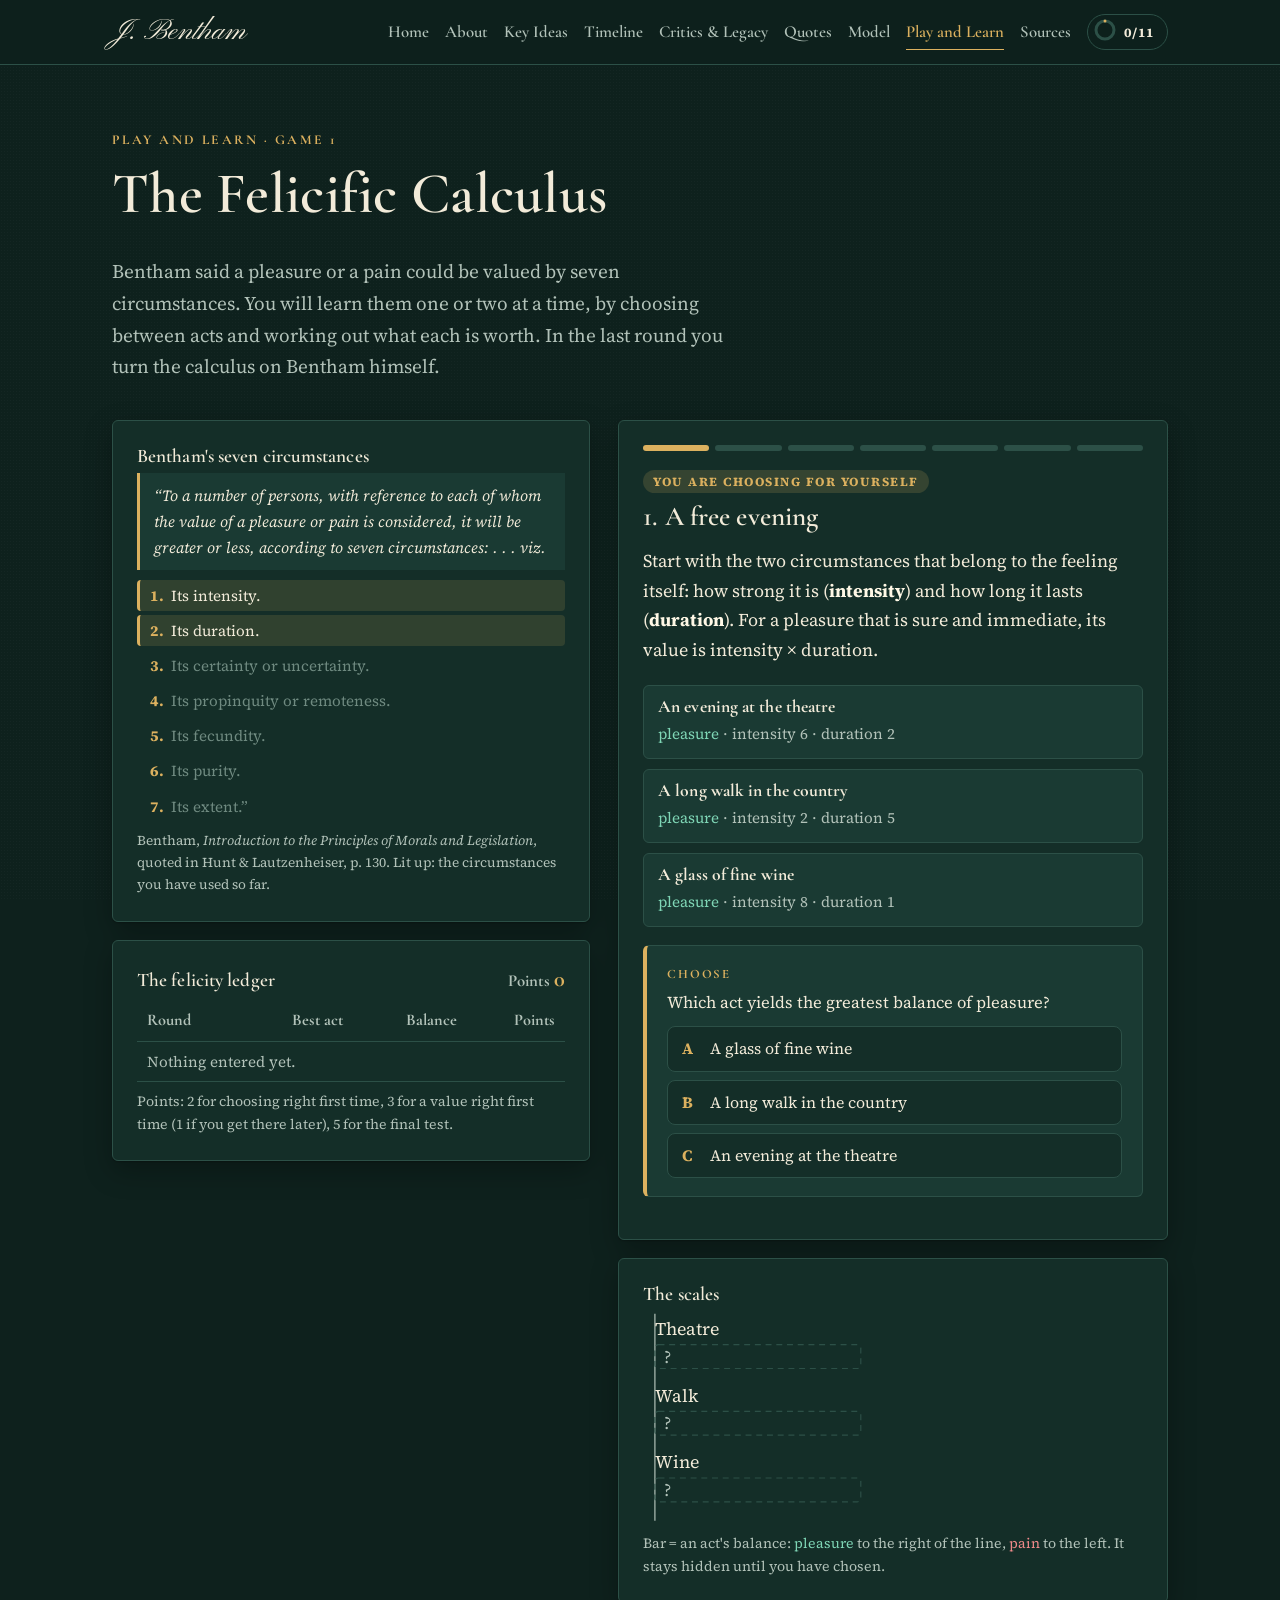
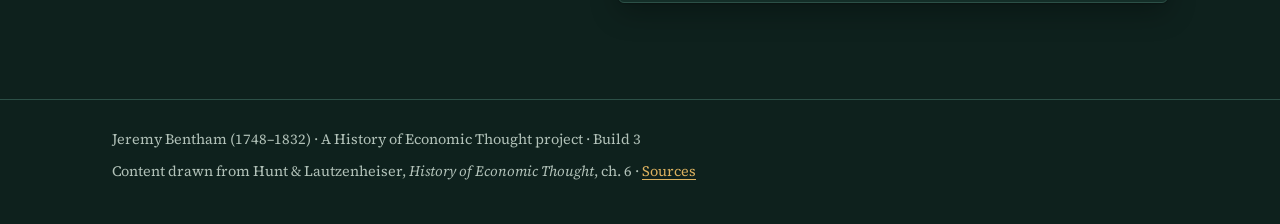
<file: games/calculus.html>
<!DOCTYPE html>
<html lang="en">
<head>
  <meta charset="utf-8">
  <meta name="viewport" content="width=device-width, initial-scale=1">
  <title>The Felicific Calculus</title>
  <link rel="preconnect" href="https://fonts.googleapis.com">
  <link rel="preconnect" href="https://fonts.gstatic.com" crossorigin>
  <link href="https://fonts.googleapis.com/css2?family=Cormorant+Garamond:ital,wght@0,500;0,600;0,700;1,500&family=Pinyon+Script&family=Source+Serif+4:ital,opsz,wght@0,8..60,400;0,8..60,600;1,8..60,400&display=swap" rel="stylesheet">
  <link rel="stylesheet" href="../css/style.css">
  <style>
    .game { display: grid; grid-template-columns: minmax(0, 1fr) minmax(0, 1.15fr); gap: 28px; align-items: start; }
    .col { display: grid; gap: 18px; align-content: start; min-width: 0; }
    @media (max-width: 960px) {
      .game { grid-template-columns: minmax(0, 1fr); gap: 18px; }
      .col { display: contents; }
      .c-seven { order: 1; } .c-stage { order: 2; } .c-scales { order: 3; } .c-ledger { order: 4; }
    }
    .roundbar { display: flex; gap: 6px; margin-bottom: 14px; }
    .roundbar span { flex: 1; height: 6px; border-radius: 3px; background: var(--rule); }
    .roundbar span.done { background: var(--right); }
    .roundbar span.now { background: var(--accent); }
    .role { font: 700 .78rem var(--f-body); letter-spacing: .12em; text-transform: uppercase; padding: 3px 10px; border-radius: 999px; display: inline-block; margin-bottom: 8px; background: rgba(220,177,95,.16); color: var(--accent); }
    .seven { list-style: none; margin: 10px 0 0; padding: 0; display: grid; gap: 4px; font-size: .95rem; }
    .seven li { padding: 3px 10px; border-radius: 4px; color: #6f8a80; border-left: 3px solid transparent; }
    .seven li.on { color: var(--ink); border-left-color: var(--accent); }
    .seven li.new { background: rgba(220,177,95,.14); }
    .seven li .n { display: inline-block; width: 1.4em; color: var(--accent); font-weight: 700; }
    .opts { display: grid; gap: 10px; margin: 12px 0; }
    .opt { background: var(--paper-2); border: 1px solid var(--rule); border-radius: 6px; padding: 10px 14px; font-size: .95rem; }
    .opt h4 { font: 700 1.1rem var(--f-display); margin: 0 0 4px; }
    .opt .grp { margin: 2px 0; color: var(--ink-soft); }
    .opt .grp b { color: var(--ink); font-weight: 600; }
    .opt .grp b.k-poor { color: var(--poor); } .opt .grp b.k-rich { color: var(--rich); }
    .scales svg { width: 100%; display: block; }
    .lesson { margin-top: 12px; padding: 12px 16px; background: var(--paper-2); border-left: 3px solid var(--accent); border-radius: 6px; }
    .score { font: 700 1.05rem var(--f-display); color: var(--ink-soft); margin: 0; }
    .score b { color: var(--accent); font-size: 1.4rem; }
    .actions { display: flex; flex-wrap: wrap; gap: 10px; margin-top: 14px; }
    .ledger td.v { font-weight: 600; }
    .ledger tfoot td { font-weight: 700; border-bottom: none; }
    .note { font-size: .88rem; color: var(--ink-soft); }
    .slider { grid-template-columns: 12em 1fr 3.6em; }
    @media (max-width: 520px) { .slider { grid-template-columns: 1fr 3.6em; } }
  </style>
</head>
<body data-root="../" data-step="g-calculus">
<main class="wrap">
  <header class="page-head" style="padding-bottom:16px">
    <p class="eyebrow"><a href="../play.html" style="text-decoration:none">Play and Learn</a> · Game 1</p>
    <h1>The Felicific Calculus</h1>
    <p class="lede">Bentham said a pleasure or a pain could be valued by seven circumstances. You will learn them one or two at a time, by choosing between acts and working out what each is worth. In the last round you turn the calculus on Bentham himself.</p>
  </header>

  <div class="game">
    <div class="col">
      <div class="card c-seven">
        <h3 style="font-size:1.2rem;margin-bottom:4px">Bentham's seven circumstances</h3>
        <blockquote class="q" style="margin-top:6px">“To a number of persons, with reference to each of whom the value of a pleasure or pain is considered, it will be greater or less, according to seven circumstances: . . . viz.</blockquote>
        <ol class="seven" id="seven"></ol>
        <p class="cite" style="margin:8px 0 0">Bentham, <em>Introduction to the Principles of Morals and Legislation</em>, quoted in Hunt &amp; Lautzenheiser, p. 130. Lit up: the circumstances you have used so far.</p>
      </div>
      <div class="card c-ledger">
        <div style="display:flex;justify-content:space-between;align-items:baseline;gap:12px;flex-wrap:wrap">
          <h3 style="font-size:1.2rem;margin:0">The felicity ledger</h3>
          <p class="score">Points <b id="score">0</b> <span id="best" style="font-size:.9rem"></span></p>
        </div>
        <div class="table-scroll"><table class="data ledger" style="margin-top:8px">
          <thead><tr><th>Round</th><th>Best act</th><th>Balance</th><th>Points</th></tr></thead>
          <tbody id="ledger"><tr><td colspan="4" class="muted" style="text-align:left">Nothing entered yet.</td></tr></tbody>
        </table></div>
        <p class="note" style="margin:8px 0 0">Points: 2 for choosing right first time, 3 for a value right first time (1 if you get there later), 5 for the final test.</p>
      </div>
    </div>
    <div class="col">
      <div class="card c-stage">
        <div class="roundbar" id="roundbar"></div>
        <div id="stage"></div>
      </div>
      <div class="card scales c-scales">
        <h3 style="font-size:1.2rem;margin-bottom:4px">The scales</h3>
        <div id="scales"></div>
        <p class="note" style="margin:6px 0 0">Bar = an act's balance: <span class="k-pleasure">pleasure</span> to the right of the line, <span class="k-pain">pain</span> to the left. It stays hidden until you have chosen.</p>
      </div>
    </div>
  </div>
</main>
<script src="../js/site.js"></script>
<script src="../js/learn.js"></script>
<script src="../js/econ.js"></script>
<script>
(function () {
if (document.body.dataset.locked) return;
const $ = id => document.getElementById(id);
const F = v => { const x = Math.round(v * 100) / 100; return Econ.fmt(x, Number.isInteger(x) ? 0 : 2); };

const SEVEN = [
  ["intensity", "Its intensity."], ["duration", "Its duration."], ["certainty", "Its certainty or uncertainty."],
  ["propinquity", "Its propinquity or remoteness."], ["fecundity", "Its fecundity."], ["purity", "Its purity."], ["extent", "Its extent.”"],
];

// ---------- describing an act ----------
function lotTxt(l) {
  const p = [`intensity ${l.intensity}`, `duration ${l.duration}`];
  if (l.certainty !== undefined) p.push(`certainty ${l.certainty}`);
  if (l.propinquity !== undefined) p.push(`propinquity ${l.propinquity}`);
  if (l.fecundity) p.push(`fecundity: a ${l.fecundity.p} chance of a later pleasure worth ${l.fecundity.v}`);
  if (l.impurity) p.push(`impurity: a ${l.impurity.p} chance of a later pain worth ${l.impurity.v}`);
  if (l.pure) p.push(`pure: nothing follows`);
  return `<span class="${l.pain ? "k-pain" : "k-pleasure"}">${l.pain ? "pain" : "pleasure"}</span> · ${p.join(" · ")}`;
}
function grpTxt(g) {
  if (g.none) return `<div class="grp">Nothing changes for anyone.</div>`;
  const cls = g.who === "poor" ? "k-poor" : g.who === "rich" ? "k-rich" : "";
  const who = g.label ? `<b class="${cls}">${g.label}</b>${g.persons > 1 ? ", each" : ""}: ` : "";
  return `<div class="grp">${who}${g.lots.map(lotTxt).join("<br>")}</div>`;
}
const value = o => Econ.act(o.groups).total;
function optsHTML(opts) {
  return `<div class="opts">${opts.map(o => `<div class="opt"><h4>${o.name}</h4>${o.groups.map(grpTxt).join("")}</div>`).join("")}</div>`;
}

// ---------- the scales (bar chart of each act's balance) ----------
function scalesSVG(opts, show) {
  const W = 420, rowH = 56, H = opts.length * rowH + 14;
  const vals = opts.map(value);
  const maxPos = Math.max(1, ...vals.filter(v => v > 0)), maxNeg = Math.max(0, ...vals.filter(v => v < 0).map(v => -v));
  const left = 10, right = W - 64;
  const x0 = maxNeg ? left + (right - left) * maxNeg / (maxPos + maxNeg) : left;
  const sc = (right - left) / (maxPos + maxNeg);
  let s = `<svg viewBox="0 0 ${W} ${H}" role="img" aria-label="Balance of pleasure for each act">`;
  s += `<line x1="${x0}" x2="${x0}" y1="4" y2="${H - 4}" stroke="#b2c2b9"/>`;
  opts.forEach((o, i) => {
    const y = 8 + i * rowH, v = vals[i];
    s += `<text x="${left}" y="${y + 14}" font-size="15" fill="#f2ebd9">${o.short || o.name}</text>`;
    if (show) {
      const w = Math.abs(v) * sc, x = v >= 0 ? x0 : x0 - w;
      s += `<rect x="${x}" y="${y + 22}" width="${Math.max(w, 1.5)}" height="20" rx="3" fill="${v >= 0 ? "#7fd6b6" : "#ef8a8a"}"/>
            <text x="${v >= 0 ? x + w + 6 : x0 + 6}" y="${y + 37}" font-size="15" font-weight="700" fill="${v >= 0 ? "#7fd6b6" : "#ef8a8a"}">${v > 0 ? "+" : ""}${F(v)}</text>`;
    } else {
      s += `<rect x="${x0}" y="${y + 22}" width="${(right - x0) * .5}" height="20" rx="3" fill="none" stroke="#2c5047" stroke-dasharray="5 4"/>
            <text x="${x0 + 8}" y="${y + 37}" font-size="15" fill="#b2c2b9">?</text>`;
    }
  });
  return s + "</svg>";
}

// ---------- rounds ----------
// All numbers below are ours, on made-up scales: Bentham named the circumstances but gave no units.
const ROUNDS = [
  { title: "A free evening", role: "You are choosing for yourself", learn: ["intensity", "duration"],
    story: "Start with the two circumstances that belong to the feeling itself: how strong it is (<strong>intensity</strong>) and how long it lasts (<strong>duration</strong>). For a pleasure that is sure and immediate, its value is intensity × duration.",
    opts: [
      { name: "An evening at the theatre", short: "Theatre", groups: [{ persons: 1, lots: [{ intensity: 6, duration: 2 }] }] },
      { name: "A long walk in the country", short: "Walk", groups: [{ persons: 1, lots: [{ intensity: 2, duration: 5 }] }] },
      { name: "A glass of fine wine", short: "Wine", groups: [{ persons: 1, lots: [{ intensity: 8, duration: 1 }] }] },
    ],
    best: 0,
    why: ["6 × 2 = 12, the largest product.", "The walk lasts longest, but 2 × 5 = 10, less than the theatre's 6 × 2 = 12.", "The wine is the most intense, but it is over quickly: 8 × 1 = 8."],
    num: { q: "How long would the walk (intensity 2) have to last to be worth exactly as much as the theatre?", answer: 6, unit: "units of duration",
      misses: [{ when: v => v === 5, fb: "That is how long it lasts now, and 2 × 5 = 10 falls short of 12." },
               { when: v => v === 12, fb: "12 is the theatre's value. What duration, times intensity 2, gives 12?" },
               { when: v => v === 10, fb: "10 is the walk's value now, not a duration." }],
      hint: "Solve 2 × duration = 6 × 2." },
    lesson: "Intensity and duration trade off. A weak pleasure can match a strong one if it lasts long enough: 2 × 6 = 6 × 2. This is the root of the whole calculus: unlike pleasures are put on one scale and compared by size." },

  { title: "A sure thing or a chance", role: "You are choosing for yourself", learn: ["certainty"],
    story: "All three of these would happen this week, so timing does not differ yet. What differs is <strong>certainty</strong>: the chance the pleasure happens at all. In our model it is a probability, and value = intensity × duration × certainty.",
    opts: [
      { name: "A dinner with friends tonight, already arranged", short: "Dinner (sure)", groups: [{ persons: 1, lots: [{ intensity: 4, duration: 3, certainty: 1 }] }] },
      { name: "A ticket in a lottery whose prize would pay for a holiday", short: "Lottery ticket", groups: [{ persons: 1, lots: [{ intensity: 10, duration: 6, certainty: 0.1 }] }] },
      { name: "An invitation to a ball that may yet be called off", short: "Ball", groups: [{ persons: 1, lots: [{ intensity: 6, duration: 4, certainty: 0.75 }] }] },
    ],
    best: 2,
    why: ["The dinner is certain, but small: 4 × 3 × 1 = 12. The ball is worth 6 × 4 × 0.75 = 18.", "The holiday would be the biggest pleasure (10 × 6 = 60), but it comes only one time in ten: 60 × 0.1 = 6.", "6 × 4 × 0.75 = 18, against 12 for the dinner and 6 for the ticket."],
    num: { q: "What is the lottery ticket worth?", answer: 6,
      misses: [{ when: v => v === 60, fb: "That is the holiday if you were sure to win. You forgot to multiply by certainty (0.1)." },
               { when: v => v === 0.1, fb: "0.1 is the chance, not the value. Multiply it by intensity × duration." }],
      hint: "intensity × duration × certainty." },
    lesson: "A pleasure you may not get is worth less than the same pleasure made sure. In modern terms, certainty works like a probability weight: the ticket is valued at its expected pleasure, 6, not at the 60 you dream of." },

  { title: "A feast now or a pension later", role: "You are choosing for yourself", learn: ["propinquity"],
    story: "<strong>Propinquity</strong> is nearness in time. In our model it is a weight: 1 for a pleasure now, less for one far off. Here we count a pleasure years away at half (0.5). Value = intensity × duration × certainty × propinquity.",
    opts: [
      { name: "A feast tonight at the best inn in town", short: "Feast tonight", groups: [{ persons: 1, lots: [{ intensity: 7, duration: 2, certainty: 1, propinquity: 1 }] }] },
      { name: "A pension promised for old age", short: "Pension later", groups: [{ persons: 1, lots: [{ intensity: 5, duration: 10, certainty: 0.8, propinquity: 0.5 }] }] },
    ],
    best: 1,
    why: ["The feast is sure and immediate, but 7 × 2 × 1 × 1 = 14. The pension, even discounted twice, is worth 5 × 10 × 0.8 × 0.5 = 20.", "5 × 10 × 0.8 × 0.5 = 20, against 14 for the feast."],
    num: { q: "What is the pension worth today?", answer: 20,
      misses: [{ when: v => v === 50, fb: "That is intensity × duration only. The pension is uncertain (0.8) and remote (0.5): multiply by both." },
               { when: v => v === 40, fb: "You multiplied by certainty but forgot propinquity (0.5)." },
               { when: v => v === 25, fb: "You multiplied by propinquity but forgot certainty (0.8)." }],
      hint: "intensity × duration × certainty × propinquity." },
    lesson: "Distance in time shrinks a pleasure, but it does not settle the choice. A large, long pleasure can survive both doubt and delay. In modern terms, propinquity works like a discount factor." },

  { title: "What comes after", role: "You are choosing for yourself", learn: ["fecundity", "purity"],
    story: "A pleasure can bring more pleasures after it (<strong>fecundity</strong>), and it can be <strong>pure</strong> or mixed with pains that follow. Our model counts each as a chance times a size: add the chance of later pleasure, subtract the chance of later pain (impurity). All three acts are sure and immediate.",
    opts: [
      { name: "A night of heavy drinking", short: "Drinking", groups: [{ persons: 1, lots: [{ intensity: 8, duration: 3, impurity: { p: 0.9, v: 20 } }] }] },
      { name: "An evening's game of push-pin", short: "Push-pin", groups: [{ persons: 1, lots: [{ intensity: 4, duration: 3, pure: true }] }] },
      { name: "An evening learning to read", short: "Learning to read", groups: [{ persons: 1, lots: [{ intensity: 3, duration: 3, fecundity: { p: 0.5, v: 10 } }] }] },
    ],
    best: 2,
    why: ["The drinking is the strongest pleasure tonight (8 × 3 = 24), but a 0.9 chance of a pain worth 20 follows: 24 − 18 = 6.", "Push-pin is pure: 4 × 3 = 12, nothing added, nothing taken away. Reading is worth 9 + 5 = 14.", "3 × 3 = 9, plus 0.5 × 10 = 5 of later pleasure, makes 14."],
    num: { q: "What is the night of drinking worth, once what follows is counted?", answer: 6,
      misses: [{ when: v => v === 24, fb: "That is the pleasure tonight. A pain is likely to follow (0.9 × 20). Subtract it." },
               { when: v => v === 4, fb: "You subtracted the whole 20. The pain is only 90% likely: subtract 0.9 × 20 = 18." },
               { when: v => v === 42, fb: "You added the pain that follows. A pain counts against the act." }],
      hint: "intensity × duration − (chance of the pain × its size)." },
    lesson: "Fecundity and purity look past the moment: an act is judged by everything it sets going. Notice that the calculus did not rank reading above push-pin because reading is nobler. It won on the numbers alone. Bentham said as much: “Prejudice apart, the game of push-pin is of equal value with the arts and sciences of music and poetry” (<em>The Rationale of Reward</em>, 1825)." },

  { title: "The legislator's choice", role: "You are Bentham's legislator", learn: ["extent"],
    story: "Now you judge a law, not your own evening. <strong>Extent</strong> is the number of persons affected. Work out each person's balance, multiply by how many are in that position, and add up across everyone, <span class='k-pain'>pains</span> counted against.",
    opts: [
      { name: "A tax on the richest man pays for a public well", short: "Tax for a well",
        groups: [{ persons: 1, who: "rich", label: "The rich man", lots: [{ intensity: 6, duration: 5, pain: true }] },
                 { persons: 40, who: "poor", label: "40 labourers", lots: [{ intensity: 1, duration: 2 }] }] },
      { name: "A game law keeps the woods for the rich man's hunting", short: "Game law",
        groups: [{ persons: 1, who: "rich", label: "The rich man", lots: [{ intensity: 5, duration: 10 }] },
                 { persons: 40, who: "poor", label: "40 labourers", lots: [{ intensity: 1, duration: 1, pain: true }] }] },
      { name: "Pass no law and leave the parish as it is", short: "No law", groups: [{ persons: 1, none: true, lots: [{ intensity: 0, duration: 0 }] }] },
    ],
    best: 0,
    why: ["40 × (1 × 2) = 80 of pleasure, minus the rich man's pain of 6 × 5 = 30, leaves +50.", "The rich man gains a great deal (5 × 10 = 50), but 40 labourers each lose 1: 50 − 40 = +10, much less than the well's +50.", "Doing nothing is worth 0. Both laws do better than that; the well does best."],
    num: { q: "What is the total balance of the tax for a well?", answer: 50,
      misses: [{ when: v => v === -28, fb: "You counted one labourer (2 − 30). Extent: 40 of them gain 2 each." },
               { when: v => v === 80, fb: "That is the labourers' pleasure. The rich man's pain (6 × 5) counts against it." },
               { when: v => v === 110, fb: "You added the rich man's pain. Pains are subtracted." },
               { when: v => v === 2, fb: "2 is one labourer's pleasure. Multiply by the 40 of them, then subtract the rich man's pain." }],
      hint: "40 × (labourer's pleasure) − (rich man's pain)." },
    lesson: "This is the step that makes the calculus a guide for the legislator. In <em>A Fragment on Government</em> (1776) Bentham wrote that “it is the greatest happiness of the greatest number that is the measure of right and wrong.” One man's pain of 30 is outweighed by forty small pleasures. Remember the move you just made: you <em>added</em> the labourers' pleasure to the rich man's pain as if they were the same stuff. The last round asks whether you can." },
];
const FINAL = { title: "All seven at once" };
const TURN = { title: "Turning the calculus on Bentham" };
const NR = ROUNDS.length + 2;

let r = 0, score = 0, finalTries = 0, ledger = [];

function seven(upto, fresh) {
  const learned = new Set(ROUNDS.slice(0, upto + 1).flatMap(R => R.learn));
  $("seven").innerHTML = SEVEN.map(([k, t], i) =>
    `<li class="${learned.has(k) ? "on" : ""}${fresh.includes(k) ? " new" : ""}"><span class="n">${i + 1}.</span>${t}</li>`).join("");
}
function bar() {
  $("roundbar").innerHTML = Array.from({ length: NR }, (_, i) => `<span class="${i < r ? "done" : i === r ? "now" : ""}"></span>`).join("");
  $("score").textContent = score;
}
function drawLedger() {
  if (!ledger.length) return;
  const tot = ledger.reduce((s, e) => s + e.pts, 0);
  $("ledger").innerHTML = ledger.map(e => `<tr><td>${e.n}</td><td>${e.act}</td>
      <td class="v ${e.bal < 0 ? "k-pain" : "k-pleasure"}">${e.bal === null ? "—" : (e.bal > 0 ? "+" : "") + F(e.bal)}</td><td>${e.pts}</td></tr>`).join("") +
    `<tr><td colspan="3"><strong>Total points</strong></td><td><strong>${tot}</strong></td></tr>`;
}

function play() {
  bar();
  if (r === ROUNDS.length) return finalRound();
  if (r === ROUNDS.length + 1) return turnRound();
  const R = ROUNDS[r];
  seven(r, R.learn);
  $("scales").innerHTML = scalesSVG(R.opts, false);
  $("stage").innerHTML = `<span class="role">${R.role}</span><h2 style="font-size:1.7rem">${r + 1}. ${R.title}</h2>
    <p>${R.story}</p>${optsHTML(R.opts)}<div id="q1"></div><div id="q2"></div><div id="after"></div>`;
  let pts = 0;
  Learn.mcq($("q1"), {
    label: "Choose", q: "Which act yields the greatest balance of pleasure?",
    choices: R.opts.map((o, i) => ({ t: o.name, ok: i === R.best, fb: R.why[i] })),
    onSolve: first => {
      if (first) pts += 2;
      score += first ? 2 : 0; $("score").textContent = score;
      $("scales").innerHTML = scalesSVG(R.opts, true);
      Learn.num($("q2"), Object.assign({ label: "Work it out" }, R.num, {
        onSolve: f2 => {
          const p = f2 ? 3 : 1; pts += p; score += p;
          ledger.push({ n: r + 1, act: R.opts[R.best].short || R.opts[R.best].name, bal: value(R.opts[R.best]), pts });
          drawLedger(); bar();
          $("after").innerHTML = `<div class="lesson">${R.lesson}</div>
            <div class="actions"><button class="btn primary" id="next">${r + 1 < ROUNDS.length ? "Next round" : "Go to the final test"}</button></div>`;
          $("next").onclick = () => { r++; play(); };
          $("next").focus({ preventScroll: true });
        } }));
    },
  });
}

// ---------- final test: a fresh law each attempt ----------
function makeFinal() {
  const n = Econ.pick([20, 30, 40]), i = Econ.pick([2, 3, 4]), d = Econ.pick([4, 8]);
  const fv = Econ.pick([2, 4, 6]), mv = Econ.pick([5, 10]), li = Econ.pick([6, 8, 10]);
  const cot = { intensity: i, duration: d, certainty: 0.5, propinquity: 0.5, fecundity: { p: 0.5, v: fv }, impurity: { p: 0.2, v: mv } };
  const own = { intensity: li, duration: 5, certainty: 1, propinquity: 1, pain: true };
  const opt = { name: "Drain the marsh", groups: [
    { persons: n, who: "poor", label: `${n} cottagers`, lots: [cot] },
    { persons: 1, who: "rich", label: "The landowner", lots: [own] }] };
  return { n, i, d, fv, mv, li, cot, own, opt, total: value(opt) };
}
function finalRound() {
  bar(); finalTries++;
  seven(ROUNDS.length - 1, []);
  const X = makeFinal(), { n, i, d, fv, mv, li } = X;
  const base = i * d * 0.5 * 0.5, fec = 0.5 * fv, imp = 0.2 * mv, each = base + fec - imp, pain = li * 5;
  $("scales").innerHTML = scalesSVG([{ name: "Drain the marsh", groups: X.opt.groups }], false);
  $("stage").innerHTML = `<span class="role">Final test${finalTries > 1 ? ` · attempt ${finalTries}` : ""}</span>
    <h2 style="font-size:1.7rem">${ROUNDS.length + 1}. ${FINAL.title}</h2>
    <p>A law to drain a marsh. The cottagers would get better harvests, but not for some years (propinquity 0.5) and only if the drainage works (certainty 0.5). Better harvests may bring more (fecundity); the digging may bring fever (impurity). The landowner loses land he enjoys, for certain and at once. New numbers each attempt, no hints.</p>
    ${optsHTML([X.opt])}<div id="fq"></div><div id="fafter"></div>`;
  const wrong = [
    { v: n * (i * d + fec - imp) - pain, fb: "You left out certainty and propinquity: each cottager's harvest pleasure is multiplied by 0.5 and by 0.5." },
    { v: n * (i * d * 0.5 + fec - imp) - pain, fb: "You applied only one of certainty and propinquity. Both are 0.5; multiply by each." },
    { v: n * each, fb: "You forgot the landowner. His pain counts against the law." },
    { v: n * each + pain, fb: "You added the landowner's pain. Pains are subtracted." },
    { v: each - pain, fb: `That counts one cottager. Extent: there are ${n} of them.` },
    { v: n * (base - imp) - pain, fb: "You left out fecundity: add 0.5 × the later pleasure for each cottager." },
    { v: n * (base + fec) - pain, fb: "You left out impurity: subtract 0.2 × the fever for each cottager." },
    { v: n * (base + fv - mv) - pain, fb: "You counted the later pleasure and pain in full. Each is only a chance: multiply by 0.5 and 0.2." },
  ].filter(w => Math.abs(w.v - X.total) > 1e-9);
  Learn.num($("fq"), {
    label: "Pass this to earn the seal", q: "What is the law's total balance of pleasure over pain?",
    answer: X.total, tol: 1e-6,
    misses: wrong.map(w => ({ when: v => Math.abs(v - w.v) < 1e-6, fb: w.fb })),
    hint: "Per cottager: intensity × duration × certainty × propinquity + 0.5 × later pleasure − 0.2 × fever. Times the cottagers, minus the landowner's pain.",
    onSolve: first => {
      $("scales").innerHTML = scalesSVG([{ name: "Drain the marsh", groups: X.opt.groups }], true);
      const worked = `Each cottager: ${i} × ${d} × 0.5 × 0.5 + 0.5 × ${fv} − 0.2 × ${mv} = ${F(base)} + ${F(fec)} − ${F(imp)} = ${F(each)}. Times ${n} = ${F(n * each)}. Minus the landowner's ${li} × 5 = ${pain}: <strong>${X.total > 0 ? "+" : ""}${F(X.total)}</strong>. ${X.total > 0 ? "The law passes." : X.total < 0 ? "The law fails: the landowner's sure, immediate pain outweighs the cottagers' doubtful, distant gains." : "A dead heat."}`;
      if (first) {
        score += 5;
        ledger.push({ n: ROUNDS.length + 1, act: "Drain the marsh", bal: X.total, pts: 5 }); drawLedger(); bar();
        $("fafter").innerHTML = `<div class="lesson"><strong>All seven, right first time.</strong> ${worked}</div>
          <div class="actions"><button class="btn primary" id="next">Last round: turn it on Bentham</button></div>`;
        $("next").onclick = () => { r++; play(); };
      } else {
        $("fafter").innerHTML = `<div class="lesson">Right in the end. ${worked} The final test needs a first-try answer, so here is a fresh marsh.</div>
          <div class="actions"><button class="btn primary" id="retry">New numbers</button></div>`;
        $("retry").onclick = finalRound;
      }
    },
  });
}

// ---------- the turn: what the calculus needs ----------
function turnRound() {
  bar();
  seven(ROUNDS.length - 1, ["extent"]);
  const well = ROUNDS[4].opts[0];
  $("scales").innerHTML = scalesSVG([well], true);
  $("stage").innerHTML = `<span class="role">You are the critic</span>
    <h2 style="font-size:1.7rem">${NR}. ${TURN.title}</h2>
    <p>Bentham hoped pleasures could be valued with numbers, so that we could “understand their value” (Hunt, p. 130). Go back to the tax for a well in round 5: the rich man's pain had intensity 6, each labourer's pleasure intensity 1. Every round today, you were <em>given</em> those numbers.</p>
    <div id="t1"></div><div id="tslide"></div><div id="t2"></div><div id="t3"></div><div id="tafter"></div>`;
  let pts = 0;
  Learn.num($("t1"), {
    label: "Work it out",
    q: "Keep everything else in round 5 the same. At what intensity of the rich man's pain (duration still 5) would the tax for a well have a balance of exactly zero?",
    answer: 16,
    misses: [{ when: v => v === 6, fb: "6 is the intensity we gave you, and at 6 the balance is +50. How large must his pain be to cancel the labourers' 80?" },
             { when: v => v === 80, fb: "80 is the labourers' total pleasure. The rich man's pain is intensity × duration 5." },
             { when: v => v === 10, fb: "At 10 his pain is 10 × 5 = 50, still short of 80." }],
    hint: "Labourers' total pleasure 40 × 2 = 80. Set intensity × 5 = 80.",
    onSolve: first => {
      const p = first ? 3 : 1; pts += p; score += p; $("score").textContent = score;
      $("tslide").innerHTML = `<div class="lesson">At 16 the law is a dead heat; above 16 the legislator must reject it. Try it:
        <div class="slider" style="margin-top:8px"><label for="ri">Rich man's intensity of pain</label><input id="ri" type="range" min="1" max="30" step="1" value="6"><output id="rio">6</output></div>
        <p id="riv" style="margin:6px 0 0"></p>
        <p style="margin:8px 0 0">Nothing in the world changed between 6 and 16: same tax, same well, same forty labourers. Only a number nobody can observe changed, and the verdict flipped with it.</p></div>`;
      const upd = () => {
        const I = +$("ri").value, opt = { name: "Tax for a well", groups: [{ ...well.groups[0], lots: [{ intensity: I, duration: 5, pain: true }] }, well.groups[1]] }, v = value(opt);
        $("rio").textContent = I;
        $("riv").innerHTML = `Balance: <strong class="${v < 0 ? "k-pain" : "k-pleasure"}">${v > 0 ? "+" : ""}${F(v)}</strong> → ${v > 0 ? "pass the law" : v < 0 ? "reject the law" : "indifferent"}`;
        $("scales").innerHTML = scalesSVG([opt], true);
      };
      $("ri").oninput = upd; upd();
      askSenior();
    },
  });
  function askSenior() {
    Learn.mcq($("t2"), {
      label: "The objection",
      q: "Nassau Senior (quoted in Hunt, p. 145) wrote that “the nature and urgency of each individual's wants are as various as the differences in individual character.” Hunt draws the conclusion: we cannot compare the utility different people get or lose. Which of the seven circumstances does this strike at?",
      choices: [
        { t: "Extent: adding one person's pleasure to another's", ok: true, fb: "Extent is the one step that adds across persons. If one man's “6” and another's “1” are not on a common scale, the labourers' 80 and the rich man's 30 cannot be set against each other, and the legislator's sum has no meaning." },
        { t: "Intensity: a man cannot tell how strongly he feels", fb: "Senior did not deny that a man weighs his own pleasures; Hunt says Senior, like Bentham, saw economic behavior as maximizing utility (p. 144). The problem is comparing one man's intensity with another man's." },
        { t: "Certainty: chances cannot be known", fb: "A chance is the same whoever faces it, and nothing in Senior's sentence is about chance. His point is that wants differ from person to person." },
        { t: "Propinquity: the future cannot be weighed", fb: "Weighing a later pleasure against a present one happens inside one person. Senior's point is about differences between persons." },
      ],
      onSolve: first => { if (first) { pts += 2; score += 2; $("score").textContent = score; } askJevons(); },
    });
  }
  function askJevons() {
    Learn.mcq($("t3"), {
      label: "What survives",
      q: "Suppose Senior is right. What is left of the felicific calculus?",
      choices: [
        { t: "One person weighing his own pleasures, as in rounds 1 to 4", ok: true,
          fb: "Rounds 1 to 4 never left one breast, and none needed a comparison between people. That half of the calculus became the economics of the single chooser: W. S. Jevons's <em>Theory of Political Economy</em> (1871) opens its chapter “Theory of Pleasure and Pain” with intensity, duration, certainty and propinquity, and builds marginal utility on them. The legislator's half, extent, is what Senior's objection takes away." },
        { t: "Nothing at all: without extent the calculus is useless", fb: "Rounds 1 to 4 involved one person only, and none of them needed a comparison between people. That part stands even if Senior is right." },
        { t: "All of it, if the legislator asks each person for his numbers", fb: "Asking gets each man's report on his own scale. Adding the reports still assumes one man's 6 means the same as another's 6. That is exactly the comparison Senior denies." },
        { t: "All of it, because money prices put every pleasure in one unit", fb: "A price shows what a man will pay in money, and a pound is not worth the same to a labourer and to the richest man. That is Bentham's own point, and the subject of the next game." },
      ],
      onSolve: first => {
        if (first) { pts += 2; score += 2; }
        ledger.push({ n: NR, act: "The critique", bal: null, pts }); drawLedger(); bar();
        finish();
      },
    });
  }
}

function finish() {
  r = NR; bar();
  Ledger.complete("g-calculus", { score });
  $("tafter").innerHTML = `<div class="lesson"><strong>Seal earned.</strong> Your felicity ledger closes at <strong>${score}</strong> points.</div>
    <h3 style="margin-top:18px;font-size:1.4rem">Debrief</h3>
    <p>Three things to be able to say without looking:</p>
    <ol>
      <li><strong>The calculus is bookkeeping.</strong> Each pleasure is valued by intensity × duration, discounted for doubt (certainty) and delay (propinquity), with what follows added or subtracted (fecundity, purity). Hunt describes the utilitarian person as acting “much like an accountant” (p. 129). You have just been that accountant.</li>
      <li><strong>Extent turns a person's calculus into a legislator's.</strong> Summed over everyone, it gives “the greatest happiness of the greatest number” its arithmetic. In round 5 a law that pained one man and pleased forty passed because the forty small pleasures outweighed one larger pain. The conflict between them was netted out, not removed. That is one answer to the course question: on Bentham's books, opposed interests are added together into a single sum.</li>
      <li><strong>The numbers are the weak point.</strong> No one can observe them, and the legislator's verdict can turn on them (16 versus 6). Senior's objection (Hunt, pp. 144–45) is that utilities cannot be compared between persons, which strikes at extent. What survives is the single chooser's calculus, which Jevons built into marginal utility in 1871.</li>
    </ol>
    <p>What lines up with modern economics: certainty works like a probability weight and propinquity like a discount factor, and the single chooser maximizing utility is the textbook consumer. What gets lost: the adding-up across persons that gave Bentham's calculus its reforming edge. The next game shows what that edge cut into: the purse of the richest man.</p>
    <div class="actions"><a class="btn primary" href="purse.html">Next: The Labourer and the Richest Man →</a><button class="btn" id="again">Play again</button></div>`;
  $("again").onclick = () => { r = 0; score = 0; finalTries = 0; ledger = []; $("ledger").innerHTML = `<tr><td colspan="4" class="muted" style="text-align:left">Nothing entered yet.</td></tr>`; play(); window.scrollTo({ top: 0, behavior: "smooth" }); };
}

if (Ledger.isDone("g-calculus")) $("best").textContent = "· sealed already";
play();
})();
</script>
</body>
</html>
</file>
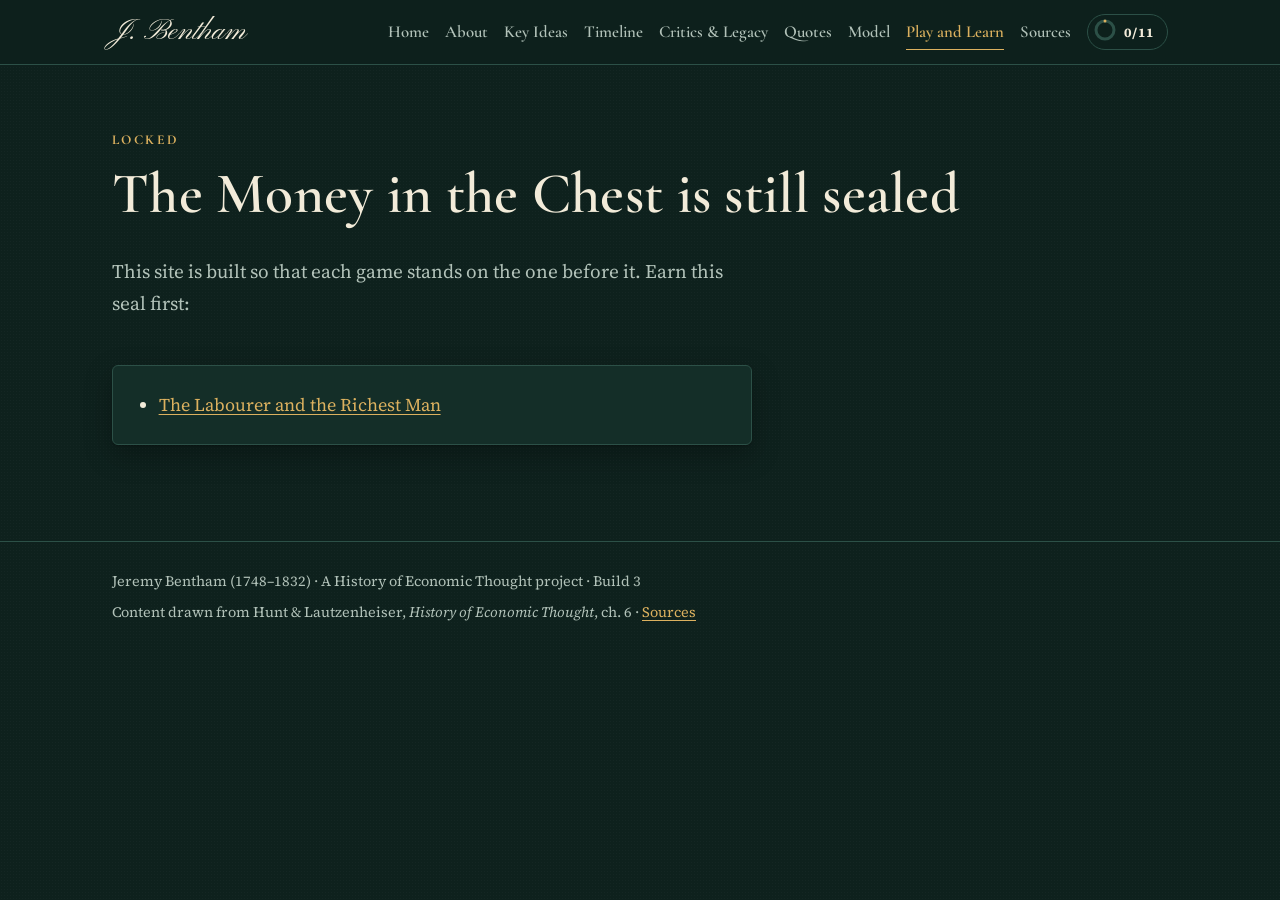
<file: games/chest.html>
<!DOCTYPE html>
<html lang="en">
<head>
  <meta charset="utf-8">
  <meta name="viewport" content="width=device-width, initial-scale=1">
  <title>The Money in the Chest</title>
  <link rel="preconnect" href="https://fonts.googleapis.com">
  <link rel="preconnect" href="https://fonts.gstatic.com" crossorigin>
  <link href="https://fonts.googleapis.com/css2?family=Cormorant+Garamond:ital,wght@0,500;0,600;0,700;1,500&family=Pinyon+Script&family=Source+Serif+4:ital,opsz,wght@0,8..60,400;0,8..60,600;1,8..60,400&display=swap" rel="stylesheet">
  <link rel="stylesheet" href="../css/style.css">
  <style>
    .game { display: grid; grid-template-columns: minmax(0, 1.1fr) minmax(0, 1fr); gap: 28px; align-items: start; }
    @media (max-width: 960px) { .game { grid-template-columns: minmax(0, 1fr); } }
    .act { font: 400 2.6rem/1 var(--f-script); color: var(--accent); }
    .legend { display: flex; flex-wrap: wrap; gap: 14px; font-size: .85rem; color: var(--ink-soft); margin: 6px 0; }
    .legend i { display: inline-block; width: 18px; height: 3px; vertical-align: middle; margin-right: 5px; }
    .purses { display: grid; grid-template-columns: repeat(4, 1fr); gap: 10px; margin-top: 12px; }
    @media (max-width: 560px) { .purses { grid-template-columns: 1fr 1fr; } }
    .purses div { background: var(--paper-2); border: 1px solid var(--rule); border-radius: 6px; padding: 8px 12px; font-size: .82rem; color: var(--ink-soft); }
    .purses b { display: block; font: 700 1.3rem var(--f-display); font-variant-numeric: tabular-nums; color: var(--ink); }
    .pred { width: 100%; border-collapse: collapse; margin: 12px 0; }
    .pred td { padding: 7px 4px; border-bottom: 1px solid var(--rule); vertical-align: middle; }
    .pred .opts { display: flex; gap: 6px; justify-content: flex-end; }
    .pred .opts button { width: 44px; height: 38px; border-radius: 8px; border: 1.5px solid var(--rule); background: var(--paper-2); color: var(--ink); font: 700 1.1rem var(--f-body); cursor: pointer; }
    .pred .opts button:hover:not(:disabled) { border-color: var(--accent); }
    .pred .opts button.on { background: var(--accent); color: var(--accent-ink); border-color: var(--accent); }
    .pred .opts button.correct { outline: 2px solid var(--right); outline-offset: 1px; }
    .pred .opts button:disabled { cursor: default; }
    .pred .mark { width: 26px; text-align: center; font-weight: 700; }
    .pred .why { font-size: .9rem; color: var(--ink-soft); padding-top: 0; }
    .event { padding: 12px 16px; background: var(--paper-2); border-left: 3px solid var(--accent); border-radius: 6px; margin: 10px 0; }
    .rules { padding: 12px 16px; background: var(--paper-2); border: 1px solid var(--rule); border-radius: 6px; margin: 10px 0; font-size: .93rem; }
    .rules p:last-child { margin-bottom: 0; }
    .tally { font: 700 1rem var(--f-display); color: var(--ink-soft); text-align: right; }
    .tally b { color: var(--accent); font-size: 1.3rem; }
    .ledgerrow { width: 100%; border-collapse: collapse; font-variant-numeric: tabular-nums; font-size: .95rem; margin: 10px 0; }
    .ledgerrow td { padding: 5px 6px; border-bottom: 1px solid var(--rule); }
    .ledgerrow td:last-child { text-align: right; }
    .formula { font-variant-numeric: tabular-nums; font-size: .95rem; }
  </style>
</head>
<body data-root="../" data-step="g-chest">
<main class="wrap">
  <header class="page-head" style="padding-bottom:16px">
    <p class="eyebrow"><a href="../play.html" style="text-decoration:none">Play and Learn</a> · Game 3</p>
    <h1>The Money in the Chest</h1>
    <p class="lede">Can saving ever hurt a nation? The young Bentham said no. Later he said yes, if the money is put "into a chest" and kept there. Forecast what happens year by year. Then advise the government how much new money to issue.</p>
  </header>

  <div class="game">
    <div>
      <div class="card">
        <div class="legend"><span><i style="background:#8fbdf0"></i>Output, % of capacity (employment)</span><span><i style="background:#d9cfbd"></i>Price level (start = 100)</span><span><i style="background:#dcb15f;height:0;border-top:2px dashed #dcb15f"></i>Capacity</span></div>
        <div id="chart"></div>
        <div class="purses">
          <div>Spending<b id="sY">1,000</b>Y, this year</div>
          <div><span class="k-poor">Output</span><b id="sQ">100%</b>of capacity</div>
          <div>Price level<b id="sP">100</b>start = 100</div>
          <div>In the chest<b id="sH">0</b>hoarded so far</div>
        </div>
      </div>
      <div class="card" style="margin-top:18px">
        <h3 style="font-size:1.15rem;margin-bottom:4px">The rules of this economy</h3>
        <div class="formula">
          <p style="margin-bottom:.6em">Capacity output <strong>F = 1,000</strong> (what every willing worker can make in a year). Savers put aside a share <strong>s = 0.15</strong> of income. A share <strong>h</strong> of their savings goes into a chest; the rest is lent and spent by borrowers. The government may issue new money <strong>M</strong>.</p>
          <p style="margin-bottom:.6em">Next year's spending: <strong>D = Y − s·h·Y + M</strong>.<br>Compare it with what capacity output costs at last year's prices: <strong>g = D ÷ (F × P)</strong>.</p>
          <p style="margin-bottom:.6em">If <strong>g &lt; 1</strong>, the price level becomes P × √g and output becomes F × √g. If <strong>g ≥ 1</strong>, output is at capacity and the price level becomes P × g.</p>
          <p class="muted" style="margin:0;font-size:.85rem">A simplified, stated version of the argument in Hunt &amp; Lautzenheiser, pp. 132–33. Hunt reports no numbers for this argument; the numbers here are ours. Prices are shown as an index (P = 1 at the start is shown as 100).</p>
        </div>
      </div>
    </div>
    <div class="card">
      <div style="display:flex;justify-content:space-between;align-items:baseline;gap:12px;flex-wrap:wrap">
        <div class="act" id="act">Act I</div>
        <div class="tally" id="tallybox">Forecasts right <b id="tally">0</b>/<span id="of">0</span></div>
      </div>
      <div id="stage"></div>
    </div>
  </div>
</main>
<script src="../js/site.js"></script>
<script src="../js/learn.js"></script>
<script src="../js/econ.js"></script>
<script>
(function () {
if (document.body.dataset.locked) return;
const $ = id => document.getElementById(id);
const fm = Econ.fmt;

// ---- pure (tested in node) ----
const S = 0.15, F = 1000;
const START = { Y: 1000, P: 1, Q: 1000 };
const ACT2 = [0.4, 0.4, 0.6, 0, 0.4];          // the frugality path of Act II (h each year)
const YEARS3 = 8, NEED3 = 6, BAND = 0.005;     // Act III: 8 years, 6 on target, g within ±0.5%
const r1 = v => Math.round(v * 10) / 10, r4 = v => Math.round(v * 10000) / 10000;
// One year of the model. The state is rounded to what the player sees (Y and Q to 0.1, P to 4 places).
function step(st, h, M) {
  const n = Econ.year(st, { s: S, h, M, F });
  return { Y: r1(n.Y), P: r4(n.P), Q: r1(n.Q), g: n.g, hoard: n.hoard, M };
}
const dir = (a, b) => Math.abs(a - b) < 1e-9 * Math.max(1, Math.abs(a)) ? "=" : b > a ? "↑" : "↓";
// The new money that makes this year's spending buy capacity output at last year's prices (g = 1).
const needM = (st, h) => F * st.P - (1 - S * h) * st.Y;
const onTarget = g => Math.abs(g - 1) <= BAND + 1e-12;
// ---- end pure ----

const VARS = [["spend", "Spending (D against this year's Y)"], ["output", "Output"], ["price", "Price level"]];
let st, path, hoarded, right, asked, turn, hits, hs3, year3;

function pct(q) { return fm(q / F * 100, 1) + "%"; }
function idx(p) { return fm(p * 100, 2); }

function draw() {
  const out = path.map((p, i) => [i, p.Q / F * 100]), pr = path.map((p, i) => [i, p.P * 100]);
  const all = out.concat(pr).map(p => p[1]);
  const ymin = Math.min(70, Math.floor((Math.min(...all) - 3) / 10) * 10), ymax = Math.max(110, Math.ceil((Math.max(...all) + 3) / 10) * 10);
  const vl = [];
  if (path.length > 1) vl.push({ x: 1, label: "Act II" });
  if (path.length > 6) vl.push({ x: 6, label: "Act III" });
  $("chart").innerHTML = Econ.lineSVG([
    { points: [[0, 100], [Math.max(14, path.length - 1), 100]], color: "#dcb15f", dash: "6 5", width: 1.5 },
    { points: out, color: "#8fbdf0" },
    { points: pr, color: "#d9cfbd" },
  ], { xmin: 0, xmax: Math.max(14, path.length - 1), ymin, ymax, yticks: (ymax - ymin) / 10, yfmt: v => Math.round(v),
       xticksAt: [0, 2, 4, 6, 8, 10, 12, 14], xfmt: v => "yr " + v, vlines: vl,
       dots: [{ x: path.length - 1, y: path[path.length - 1].Q / F * 100, color: "#8fbdf0", r: 4 }, { x: path.length - 1, y: path[path.length - 1].P * 100, color: "#d9cfbd", r: 4 }],
       label: "Output and the price level, year by year" });
  const now = path[path.length - 1];
  $("sY").textContent = fm(now.Y, 1); $("sQ").textContent = pct(now.Q); $("sP").textContent = idx(now.P); $("sH").textContent = fm(hoarded, 1);
}
function tally(kind) {
  $("tallybox").innerHTML = kind === 3
    ? `Years on target <b id="tally">${hits}</b>/<span id="of">${year3}</span>`
    : `Forecasts right <b id="tally">${right}</b>/<span id="of">${asked}</span>`;
}

// ---------- Acts I and II: forecasts ----------
const ACT1_STORY = `<p><strong>Bentham in his early writings</strong> took the view held by "nearly all of the economists of his generation, except Malthus and a few lesser-known writers": in a free market, aggregate supply always equals aggregate demand, because "any saving was automatically converted into more capital with which to employ more labor" (Hunt, p. 132).</p>
  <blockquote class="q">“Whoever saves money,” Bentham asserted, “adds proportionately to the general mass of capital.” <span class="cite">(Hunt, p. 132)</span></blockquote>
  <p style="margin-top:12px">This year spending is <strong>Y = 1,000</strong>, output is at capacity, and the price level is 100. Savers put aside 15 percent of income, but <strong>none of it goes into a chest (h = 0)</strong>: every penny saved is lent.</p>`;
const STORIES = [
  `<p><strong>By 1801</strong>, Hunt reports, Bentham's opinion had changed: “I have not … any horror, sentimental or anarchical, of the hand of government” (p. 132). One reason was saving.</p>
   <blockquote class="q">“Suppose an increase in the habit of frugality,” he wrote. “Its first effect will be to diminish the mass of expenditure on consumption.” Suppose, he continued, that the money, “instead of being put into circulation, is for an indefinite time put into a chest and kept there.” <span class="cite">(Hunt, p. 133)</span></blockquote>
   <p style="margin-top:12px">This year <strong>h = 0.4</strong>: four tenths of all savings go into chests.</p>`,
  `<p>The habit holds. Again <strong>h = 0.4</strong> of savings go into the chest.</p>`,
  `<p>Frugality spreads. Now <strong>h = 0.6</strong>: six tenths of all savings go into the chest.</p>`,
  `<p>The savers stop adding to their chests: this year <strong>h = 0</strong>, and everything saved is lent. But they do not open the chests. What was hoarded stays hoarded.</p>`,
  `<p>The habit returns. Four tenths of savings go into the chest again: <strong>h = 0.4</strong>.</p>`,
];

function forecast() {
  const act1 = turn === 0, h = act1 ? 0 : ACT2[turn - 1];
  $("act").textContent = act1 ? "Act I" : `Act II · year ${turn}`;
  const label = act1 ? "Forecast for next year" : `Forecast for year ${turn}`;
  $("stage").innerHTML = `<div class="event">${act1 ? ACT1_STORY : STORIES[turn - 1]}</div>
    <p style="margin:12px 0 0"><strong>${label}:</strong> compared with now, what happens to each? (Use the rules on the left.)</p>
    <table class="pred">${VARS.map(([k, lab]) => `<tr data-k="${k}"><td>${lab}</td>
      <td><div class="opts">${["↑", "=", "↓"].map(d => `<button type="button" data-d="${d}" aria-label="${lab}: ${d === "↑" ? "rises" : d === "↓" ? "falls" : "stays the same"}">${d}</button>`).join("")}</div></td>
      <td class="mark"></td></tr><tr class="hidden" data-w="${k}"><td colspan="3" class="why"></td></tr>`).join("")}</table>
    <button class="btn primary" id="adv" disabled>Play out the year</button>`;
  const pick = {};
  $("stage").querySelectorAll("tr[data-k]").forEach(tr => tr.querySelectorAll("button").forEach(b => b.onclick = () => {
    pick[tr.dataset.k] = b.dataset.d;
    tr.querySelectorAll("button").forEach(x => x.classList.toggle("on", x === b));
    $("adv").disabled = Object.keys(pick).length < VARS.length;
  }));
  $("adv").onclick = () => resolve(h, pick);
}

function whyText(a, b, h) {
  const saved = S * a.Y, hoard = S * h * a.Y, cap = F * a.P, Qnew = b.Q;
  const spend = h > 0
    ? `Savers put aside s × Y = ${fm(saved, 1)}. A share h = ${h} of that, ${fm(hoard, 1)}, goes into the chest, where nobody spends it. Spending falls from ${fm(a.Y, 1)} to ${fm(b.Y, 1)}.`
    : `The ${fm(saved, 1)} saved is all lent, and borrowers spend it on capital and wages. Nothing new goes into a chest, so spending stays at ${fm(a.Y, 1)}.${turn === 0 ? " Saving changes what is bought, not how much." : ""}`;
  const price = b.g < 1 - 1e-12
    ? `g = D ÷ (F × P) = ${fm(b.Y, 1)} ÷ ${fm(cap, 1)} = ${fm(b.g, 3)}. Spending cannot buy capacity output at last year's prices, so prices fall: ${idx(a.P)} × √g = ${idx(b.P)}.`
    : `g = ${fm(b.Y, 1)} ÷ ${fm(cap, 1)} = ${fm(b.g, 3)}. Spending buys capacity output at last year's prices exactly, so prices hold at ${idx(b.P)}.`;
  let output;
  if (b.g >= 1 - 1e-12) output = `Output stays at capacity, ${fm(F)}. Every man who wants work has it.`;
  else if (Qnew < a.Q) output = `Output becomes F × √g = ${fm(Qnew, 1)}, down from ${fm(a.Q, 1)}. Goods go unsold and ${fm(100 - Qnew / F * 100, 1)}% of the men who want work have none.`;
  else output = `Output becomes F × √g = ${fm(Qnew, 1)}, up from ${fm(a.Q, 1)}. Prices have fallen so far that the same money buys more goods, so some men are taken back on. But output is still below capacity and prices are still falling: the money in the chest is still out of circulation.`;
  return { spend, price, output };
}

function resolve(h, pick) {
  const a = st, b = step(st, h, 0);
  const truth = { spend: dir(a.Y, b.Y), output: dir(a.Q, b.Q), price: dir(a.P, b.P) };
  const why = whyText(a, b, h);
  let got = 0;
  VARS.forEach(([k]) => {
    const tr = $("stage").querySelector(`tr[data-k="${k}"]`), ok = pick[k] === truth[k];
    if (ok) got++;
    tr.querySelector(".mark").innerHTML = ok ? `<span style="color:var(--right)">✓</span>` : `<span style="color:var(--wrong)">✗</span>`;
    tr.querySelectorAll("button").forEach(x => { x.disabled = true; if (x.dataset.d === truth[k]) x.classList.add("correct"); });
    const w = $("stage").querySelector(`tr[data-w="${k}"]`);
    w.classList.remove("hidden");
    w.querySelector("td").innerHTML = (ok ? "" : `<strong style="color:var(--wrong)">It ${truth[k] === "↑" ? "rose" : truth[k] === "↓" ? "fell" : "stayed the same"}.</strong> `) + why[k];
  });
  right += got; asked += VARS.length; tally(1);
  st = b; hoarded += b.hoard; path.push(b); draw();
  const last = turn === ACT2.length;
  let note = "";
  if (turn === 0) note = `<div class="event"><strong>Say's world.</strong> With h = 0, saving is no leak: what one man does not spend, the borrower spends. Spending, output, and prices all stand still. This is the view the young Bentham shared with Say: “no regulations nor any efforts whatsoever, either on the part of subjects or governors, can raise the quantity of wealth produced during a given period” (Hunt, p. 132).</div>`;
  if (turn === 4) note = `<div class="event"><strong>Look at the chart.</strong> Output recovers only because prices fall, so the reduced stock of money in circulation buys more goods. Bentham drew the dark side of that fall: with falling prices “profits would decline and so would investment” (Hunt's summary, p. 133). Our model leaves profits out.</div>`;
  $("adv").outerHTML = note + `<div style="margin-top:14px"><button class="btn primary" id="next">${last ? "End of Act II" : turn === 0 ? "Act II: the chest" : "Next year"}</button></div>`;
  $("next").onclick = () => { turn++; turn <= ACT2.length ? forecast() : endAct2(); };
}

function endAct2() {
  const need = Math.ceil(asked * 0.7), pass = right >= need;
  $("act").textContent = "Act II · over";
  $("stage").innerHTML = `<h2 style="font-size:1.6rem">${pass ? "You read the chest" : "Not yet"}</h2>
    <p>You forecast <strong>${right} of ${asked}</strong> movements correctly.${pass ? "" : ` Act III needs ${need}. Watch three things: spending falls only in a year when money goes into the chest; prices fall whenever g is below 1; and output is F × √g, which can be above last year's output even while prices are falling.`}</p>
    <p>After five years, prices stand at ${idx(st.P)} and ${fm(100 - st.Q / F * 100, 1)}% of the men who want work have none. ${fm(hoarded, 1)} has gone into chests.</p>
    <div style="display:flex;flex-wrap:wrap;gap:10px">${pass ? `<button class="btn primary" id="go3">Act III: advise the government</button>` : ""}<button class="btn${pass ? "" : " primary"}" id="again2">Replay Acts I and II</button></div>`;
  if (pass) $("go3").onclick = startAct3;
  $("again2").onclick = start;
}

// ---------- Act III: the money supply ----------
let act2End;
function startAct3() {
  act2End = { st: Object.assign({}, st), path: path.slice(), hoarded };
  hs3 = Array.from({ length: YEARS3 }, () => Econ.rnd(20, 60) / 100);
  hits = 0; year3 = 0; tally(3);
  advise();
}
function advise() {
  const h = hs3[year3];
  $("act").textContent = `Act III · year ${year3 + 1} of ${YEARS3}`;
  const intro = year3 === 0 ? `<div class="event"><p>Bentham's remedy: if the government increases the money in circulation, “then the money introduced … becomes a source of increasing wealth” (Hunt, p. 133).</p>
      <p style="margin:0">You advise the government for ${YEARS3} years. Each year a new frugality shock h arrives, somewhere between 0.20 and 0.60. You set the new money M. A year counts if spending lands within half a percent of what capacity output costs at last year's prices (0.995 ≤ g ≤ 1.005). Too little leaves men idle. Too much only raises prices. You need ${NEED3} good years.</p></div>` : "";
  $("stage").innerHTML = intro + `<table class="ledgerrow">
      <tr><td>Spending this year, Y</td><td>${fm(st.Y, 1)}</td></tr>
      <tr><td>Price level, P</td><td>${fm(st.P, 4)} <span class="muted">(index ${idx(st.P)})</span></td></tr>
      <tr><td>Output now</td><td>${fm(st.Q, 1)} <span class="muted">(${pct(st.Q)})</span></td></tr>
      <tr><td>Capacity, F</td><td>${fm(F)}</td></tr>
      <tr><td>Saving share, s</td><td>${S}</td></tr>
      <tr><td><strong>This year's frugality shock, h</strong></td><td><strong>${h.toFixed(2)}</strong></td></tr></table>
    <div class="numrow"><label for="m">New money M =</label><input type="number" id="m" step="any" min="0" inputmode="decimal"><button class="btn small primary" id="issue">Issue it</button></div>
    <p class="muted" style="font-size:.88rem;margin-top:8px">${year3 === 0 ? "Hint: spending must reach F × P, the cost of capacity output at last year's prices. What D would be with M = 0, and how far short is it?" : "Hint: D = Y − s·h·Y + M must equal F × P."}</p>
    <div class="feedback" id="fb3"></div><div id="nx3"></div>`;
  const go = () => {
    const M = parseFloat($("m").value);
    if (isNaN(M) || M < 0) { const f = $("fb3"); f.className = "feedback show bad"; f.innerHTML = "Type an amount of new money, zero or more."; return; }
    $("m").disabled = $("issue").disabled = true;
    const a = st, b = step(st, h, M), need = needM(a, h), ok = onTarget(b.g);
    if (ok) hits++;
    year3++; tally(3);
    let msg;
    if (ok) msg = `<strong>On target.</strong> g = ${fm(b.g, 4)}. Capacity output sells and prices hold steady (${idx(a.P)} → ${idx(b.P)}). Full employment, stable prices.`;
    else if (b.g < 1) msg = `<strong>Too little.</strong> g = ${fm(b.g, 4)}. Prices fall from ${idx(a.P)} to ${idx(b.P)} and output to ${pct(b.Q)} of capacity: ${fm(100 - b.Q / F * 100, 1)}% of the men who want work have none.`;
    else msg = `<strong>Too much.</strong> g = ${fm(b.g, 4)}. Output cannot pass capacity, so the extra money only raises prices, from ${idx(a.P)} to ${idx(b.P)} (${fm((b.g - 1) * 100, 1)}%).`;
    const work = `<br><em>Worked answer:</em> with M = 0, D = Y − s·h·Y = ${fm(a.Y, 1)} − ${S} × ${h.toFixed(2)} × ${fm(a.Y, 1)} = ${fm((1 - S * h) * a.Y, 1)}. Capacity at last year's prices costs F × P = ${fm(F * a.P, 1)}. So M = ${fm(F * a.P, 1)} − ${fm((1 - S * h) * a.Y, 1)} = <strong>${fm(need, 1)}</strong>.${Math.abs(a.Y - F * a.P) < 0.5 ? ` The economy started the year at capacity (Y = F × P), so this is simply s·h·Y.` : ""} You issued ${fm(M, 1)}.`;
    const f = $("fb3"); f.className = "feedback show " + (ok ? "good" : "bad"); f.innerHTML = msg + work;
    st = b; hoarded += b.hoard; path.push(b); draw();
    $("nx3").innerHTML = `<button class="btn primary" style="margin-top:12px" id="n3">${year3 < YEARS3 ? "Next year" : "End of Act III"}</button>`;
    $("n3").onclick = () => year3 < YEARS3 ? advise() : endAct3();
  };
  $("issue").onclick = go; $("m").addEventListener("keydown", e => { if (e.key === "Enter") go(); });
}
function endAct3() {
  const pass = hits >= NEED3;
  $("act").textContent = "Act III · over";
  $("stage").innerHTML = `<h2 style="font-size:1.6rem">${pass ? "Money as a source of wealth" : "Not yet"}</h2>
    <p>${hits} of ${YEARS3} years at full employment with stable prices.${pass ? "" : ` The seal needs ${NEED3}. Each year, find the gap between F × P and what spending would be with no new money. The shock changes every year, so the answer does too.`}</p>
    <div style="display:flex;flex-wrap:wrap;gap:10px">${pass ? `<button class="btn primary" id="toSay">Say replies</button>` : `<button class="btn primary" id="again3">Replay Act III (new shocks)</button>`}</div>`;
  if (pass) $("toSay").onclick = sayReplies;
  else $("again3").onclick = () => { st = Object.assign({}, act2End.st); path = act2End.path.slice(); hoarded = act2End.hoarded; draw(); startAct3(); };
}

// ---------- Say's reply and the debrief ----------
function sayReplies() {
  $("act").textContent = "Say replies";
  $("stage").innerHTML = `<div class="event"><p><strong>J.-B. Say</strong> defended in a long exchange of letters with Malthus his belief that there could never be a general glut. In a market economy specialized producers exchange their products. In Hunt's summary, money “had no inherent importance but was merely a means of facilitating exchange.” No one produces except to exchange his production for someone else's. So supply creates a demand of the same size (Hunt, p. 137).</p>
      <blockquote class="q">“Produce opens a vent for produce.” <span class="cite">(Say, quoted in Hunt, p. 137)</span></blockquote>
      <blockquote class="q">“If there is an overstock, of many kinds of goods, it is because other goods are not produced in sufficient quantities.” <span class="cite">(Say, quoted in Hunt, p. 138)</span></blockquote>
      <p style="margin:12px 0 0">A glut of some goods means a shortage of others, and the two cancel out in the aggregate. Prices and the movement of capitalists from low-profit to high-profit trades clear both (pp. 137–38).</p></div>
    <div id="q4"></div><div id="debrief"></div>`;
  Learn.mcq($("q4"), { label: "Name the assumption", q: "Say and the later Bentham both accept that people save. Which single assumption separates Say's law from Bentham's chest?",
    choices: [
      { ok: true, t: "Whether money is only a means of exchange (h = 0) or can be kept idle in a chest (h > 0).",
        fb: "In your Act I, h = 0 and Say's law held exactly. Every result of Act II came from h > 0. Nothing else in the model changed." },
      { t: "Whether frugality is a virtue: Say praises saving, while the later Bentham condemns it.", fb: "Bentham does not condemn saving; his remedy is new money, not less frugality. Both men take saving for granted. Say even calls frugality “next of kin to the actual creation of products” (Hunt, p. 136). In the game s = 0.15 throughout; Act I saved just as much as Act II." },
      { t: "Whether prices can fall: Say's gluts clear by price changes, Bentham's cannot.", fb: "In Bentham's chest prices do fall (Hunt, p. 133), and Say's own account of partial gluts runs on price changes (pp. 137–38). Flexible prices are common ground." },
      { t: "Whether the rich man's last pound gives him so little pleasure that he hoards it in a chest.", fb: "That mixes Bentham's diminishing marginal utility with the chest. Diminishing marginal utility is Bentham's argument for redistribution (p. 133), a different case for government. The chest needs nothing about utility: it is about money leaving circulation." },
      { t: "Whether particular trades can be overproduced while others go short.", fb: "Say grants that some goods can be in glut, offset by shortages of others (p. 138). The dispute is over a glut of all goods at once." },
    ],
    onSolve: debrief });
}
function debrief() {
  $("debrief").innerHTML = `<h2 style="font-size:1.6rem;margin-top:22px">What you should be able to say</h2>
    <ol><li><strong>Early Bentham, with Say:</strong> “Whoever saves money,” he asserted, “adds proportionately to the general mass of capital.” Saving is lent and spent, so it cannot shrink demand (h = 0).</li>
      <li><strong>Bentham after the change:</strong> if frugality puts money “into a chest,” spending falls, then prices and output fall and men lose work. The fall goes on for as long as money keeps going into the chest.</li>
      <li><strong>The remedy:</strong> new money that fills the gap keeps spending equal to F × P. At capacity that is M = s·h·Y. Too little leaves men idle; too much only raises prices. Then “the money introduced … becomes a source of increasing wealth.”</li></ol>
    <p><strong>Where it lines up with modern economics.</strong> In later terms, h is a demand for money held idle, and Act III is a money-supply rule that offsets it. Hunt lists the economists who rejected Say's law: “Malthus, Bentham (in his later writings), Karl Marx, and John Maynard Keynes” (p. 137).</p>
    <p><strong>What the model leaves out.</strong> Bentham added that profits and investment would decline (Hunt's summary, p. 133); capacity here never grows or shrinks. And Act III assumes a government that knows s, h, and Y each year and acts only for the public. Hunt doubts that such a government exists (p. 134). You will meet that objection in the Tribunal.</p>
    <p><strong>For the course question.</strong> Early Bentham saw harmony: the market turns every saving into employment. Later Bentham saw the market fail on its own terms. The same man holds both views, a split Hunt calls “a split or antagonism” (p. 134).</p>
    <div style="display:flex;flex-wrap:wrap;gap:10px"><a class="btn primary" href="tribunal.html">Next: The Tribunal of Utility →</a><button class="btn" id="replayAll">Play again from Act I</button></div>`;
  Ledger.complete("g-chest", { forecasts: right + "/" + asked, years: hits + "/" + YEARS3 });
  $("replayAll").onclick = start;
  Learn.open($("debrief"), true);
}

function start() {
  st = Object.assign({}, START); path = [Object.assign({ g: 1, hoard: 0 }, START)]; hoarded = 0;
  right = 0; asked = 0; turn = 0; tally(1); draw(); forecast();
}
start();
})();
</script>
</body>
</html>
</file>
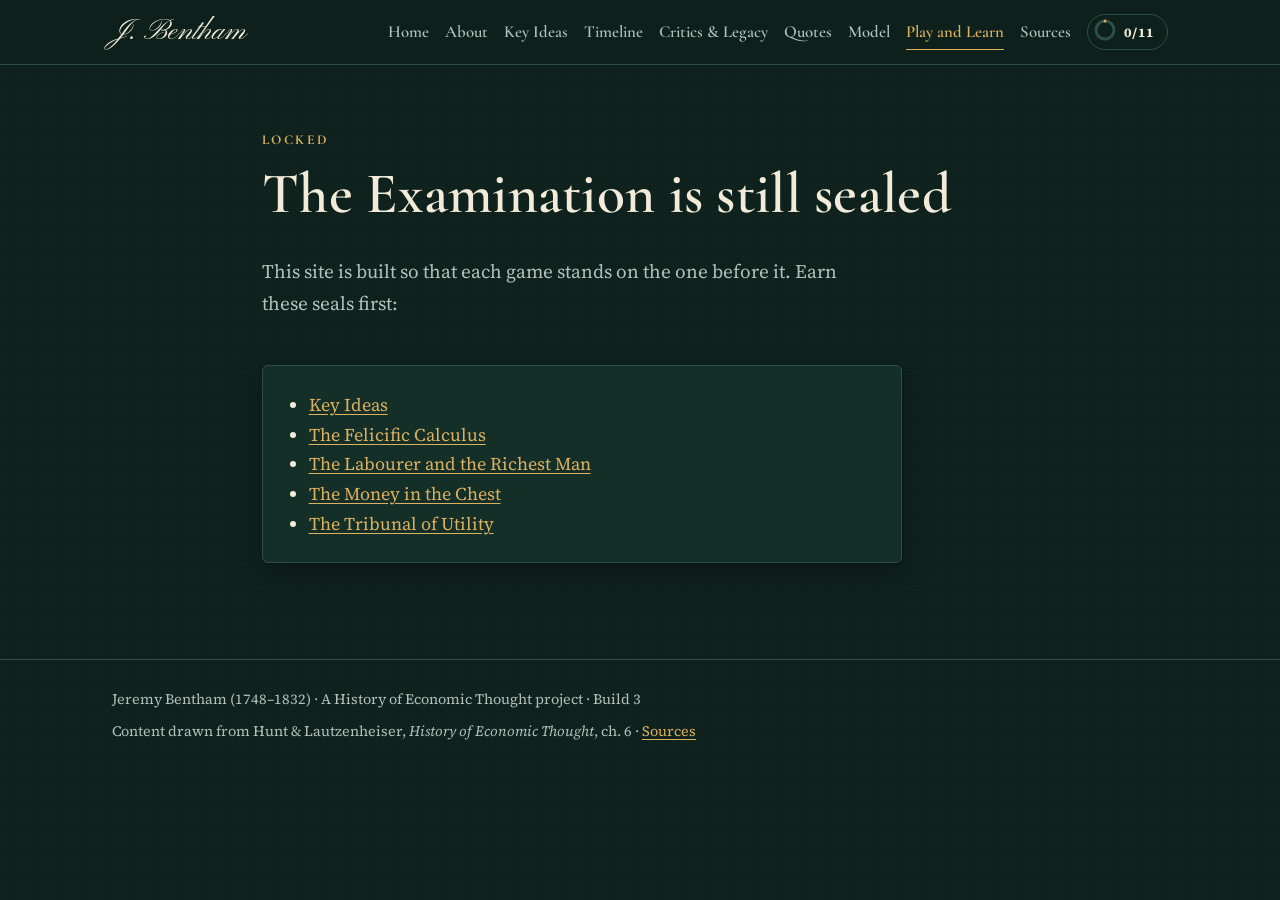
<file: games/exam.html>
<!DOCTYPE html>
<html lang="en">
<head>
  <meta charset="utf-8">
  <meta name="viewport" content="width=device-width, initial-scale=1">
  <title>The Examination</title>
  <link rel="preconnect" href="https://fonts.googleapis.com">
  <link rel="preconnect" href="https://fonts.gstatic.com" crossorigin>
  <link href="https://fonts.googleapis.com/css2?family=Cormorant+Garamond:ital,wght@0,500;0,600;0,700;1,500&family=Pinyon+Script&family=Source+Serif+4:ital,opsz,wght@0,8..60,400;0,8..60,600;1,8..60,400&display=swap" rel="stylesheet">
  <link rel="stylesheet" href="../css/style.css">
  <style>
    .exam { max-width: 820px; }
    .qhead { display: flex; justify-content: space-between; gap: 10px; color: var(--ink-soft); font-size: .9rem; margin-bottom: 10px; }
    .dots { display: flex; gap: 5px; margin-bottom: 18px; }
    .dots span { flex: 1; height: 6px; border-radius: 3px; background: var(--rule); }
    .dots span.ok { background: var(--right); } .dots span.no { background: var(--wrong); } .dots span.now { background: var(--accent); }
    .q { font-size: 1.08rem; }
    .kind { font: 700 .75rem var(--f-body); letter-spacing: .12em; text-transform: uppercase; color: var(--accent); }
    .review { margin-top: 18px; }
    .review li { margin-bottom: 14px; }
    .review .given { color: var(--wrong); }
    .cert { text-align: center; padding: 48px 32px; border: 3px double var(--accent); border-radius: 4px; background: radial-gradient(circle at 50% 0%, #1f4239, #142e28 70%); }
    @media (max-width: 520px) { .cert { padding: 32px 16px; } }
    .cert .t { font: 400 clamp(2.2rem, 7vw, 3.2rem)/1.1 var(--f-script); color: var(--accent); margin: 10px 0; }
    .cert .nm { font: 600 clamp(1.6rem, 5vw, 2.2rem) var(--f-display); border-bottom: 1px solid var(--rule); display: inline-block; min-width: 60%; padding: 0 12px 4px; margin: 10px 0 18px; overflow-wrap: anywhere; }
    @media print {
      body { background: #fff !important; color: #000 !important; }
      body::before { display: none; }
      .site-header, .site-footer, .noprint, .page-head { display: none !important; }
      .card { box-shadow: none; border: none; background: #fff; }
      .cert { border-color: #000; background: #fff; color: #000; }
      .cert .t, .cert .eyebrow, .cert .muted { color: #000; }
    }
  </style>
</head>
<body data-root="../" data-step="exam">
<main class="wrap exam">
  <header class="page-head" style="padding-bottom:16px">
    <p class="eyebrow"><a href="../play.html" style="text-decoration:none">Play and Learn</a> · The Examination</p>
    <h1>The Examination</h1>
    <p class="lede">Twelve questions, one attempt each: six computations on the site's models of Bentham and six on ideas. The numbers are drawn fresh every time, so the only way through is to know how the models work. Ten right earns the certificate. A calculator helps.</p>
  </header>
  <div class="card" id="box"></div>
</main>
<script src="../js/site.js"></script>
<script src="../js/learn.js"></script>
<script src="../js/econ.js"></script>
<script>
(function () {
if (document.body.dataset.locked) return;
const $ = id => document.getElementById(id);

// ---- pure (tested in node) ----
const fm = Econ.fmt, R = Econ.rnd, pick = Econ.pick;
const r4 = v => Math.round(v * 10000) / 10000;
const f2 = v => fm(v, 2), f4 = v => fm(v, 4);
// num: {kind, q, answer, tol, unit, explain}   mcq: {kind, q, choices:[{t, ok}], explain}
const CALC = {
  lot() {
    const I = R(2, 9), D = R(2, 6), c = pick([0.5, 0.6, 0.75, 0.8, 0.9]), pr = pick([0.5, 0.75, 0.8, 0.9]);
    const fp = pick([0.2, 0.25, 0.4, 0.5]), fv = R(2, 12), ip = pick([0.1, 0.2, 0.25, 0.5]), iv = R(2, 12);
    const L = Econ.lot({ intensity: I, duration: D, certainty: c, propinquity: pr, fecundity: { p: fp, v: fv }, impurity: { p: ip, v: iv } });
    return { kind: "The felicific calculus",
      q: `A pleasure has intensity <strong>${I}</strong> and lasts <strong>${D}</strong> hours. Its certainty is <strong>${c}</strong> and, because it lies some way off, its propinquity weight is <strong>${pr}</strong>. With probability <strong>${fp}</strong> it is followed by a further pleasure worth <strong>${fv}</strong> (fecundity). With probability <strong>${ip}</strong> it is followed by a pain worth <strong>${iv}</strong> (impurity). On the site's model of the calculus, what is the value of this lot of pleasure? (two decimals)`,
      answer: L.value, tol: 0.011,
      explain: `Value = intensity × duration × certainty × propinquity + fecundity − impurity = ${I} × ${D} × ${c} × ${pr} + ${fp} × ${fv} − ${ip} × ${iv} = ${f2(L.base)} + ${f2(L.fec)} − ${f2(-L.imp)} = <strong>${f2(L.value)}</strong>.` };
  },
  extent() {
    const n1 = R(20, 60), a = R(2, 6), b = R(1, 4), n2 = R(2, 9), c = R(3, 9), d = R(2, 6);
    const A = Econ.act([{ persons: n1, lots: [{ intensity: a, duration: b }] }, { persons: n2, lots: [{ intensity: c, duration: d, pain: true }] }]);
    return { kind: "Extent",
      q: `A proposed law gives each of <strong>${n1}</strong> persons a pleasure of intensity <strong>${a}</strong> lasting <strong>${b}</strong> day${b > 1 ? "s" : ""}. It gives each of <strong>${n2}</strong> persons a pain of intensity <strong>${c}</strong> lasting <strong>${d}</strong> days. All are certain and immediate. Counting everyone affected (extent), what is the net value of the law? (a negative number means net pain)`,
      answer: A.total, tol: 0.001,
      explain: `Pleasure: ${n1} × ${a} × ${b} = ${fm(A.rows[0].sum)}. Pain: ${n2} × ${c} × ${d} = ${fm(-A.rows[1].sum)}. Net: <strong>${fm(A.total)}</strong>. ${A.total > 0 ? "The legislator should pass it." : A.total < 0 ? "The legislator should reject it." : "The legislator is indifferent."}` };
  },
  theta() {
    const Rr = pick([2, 3, 4, 5, 10]), th = Econ.theta(Rr);
    return { kind: "Diminishing marginal utility",
      q: `Bentham asked how many times more pleasure the richest man has, with an income 50,000 times the labourer's. Suppose the answer is <strong>${Rr}</strong> times. In the site's model, utility is u(y) = y<sup>θ</sup>. What is θ? (three decimals)`,
      answer: th, tol: 0.0011,
      explain: `50,000<sup>θ</sup> = ${Rr}, so θ = ln ${Rr} ÷ ln 50,000 = ${f4(Math.log(Rr))} ÷ ${f4(Math.log(50000))} = <strong>${fm(th, 4)}</strong>.` };
  },
  muRatio() {
    const th = r4(Econ.theta(pick([2, 5]))), ratio = pick([100, 1000, 10000, 50000]), yP = pick([10, 20, 25, 40]), yR = yP * ratio;
    const ans = Econ.mu(yP, th) / Econ.mu(yR, th);
    return { kind: "Diminishing marginal utility",
      q: `Utility of income is u(y) = y<sup>θ</sup> with θ = <strong>${th}</strong>. A labourer has an income of <strong>${fm(yP)}</strong>; a rich man has <strong>${fm(yR)}</strong>. How many times greater is the marginal utility of one more pound to the labourer than to the rich man? (nearest whole number)`,
      answer: ans, tol: Math.max(0.51, ans * 0.005),
      explain: `Marginal utility is θ·y<sup>θ−1</sup>, so the ratio is (${fm(yR)} ÷ ${fm(yP)})<sup>1−θ</sup> = ${fm(ratio)}<sup>${fm(1 - th, 4)}</sup> = <strong>${fm(ans, 1)}</strong>.` };
  },
  transfer() {
    const th = r4(Econ.theta(pick([2, 5]))), nPoor = pick([10, 20, 50, 100]), yPoor = pick([20, 25, 40, 50]), yRich = yPoor * 50000, t = pick([0.1, 0.2, 0.25, 0.5]);
    const o = { nPoor, yPoor, nRich: 1, yRich, th, k: 0 }, a = Econ.society(o, 0), b = Econ.society(o, t), ans = b.welfare - a.welfare;
    return { kind: "Redistribution",
      q: `A society has <strong>${nPoor}</strong> labourers with incomes of <strong>${fm(yPoor)}</strong> each and one rich man with <strong>${fm(yRich)}</strong> (50,000 times as much). Utility is u(y) = y<sup>θ</sup> with θ = <strong>${th}</strong>. A share <strong>${t}</strong> of the rich man's income is taken and divided equally among the labourers. Assume no loss of output (k = 0). By how much does total utility, summed over all persons, change? (two decimals)`,
      answer: ans, tol: Math.max(0.02, Math.abs(ans) * 0.002),
      explain: `Before: ${nPoor} × ${fm(yPoor)}<sup>θ</sup> + ${fm(yRich)}<sup>θ</sup> = ${nPoor} × ${f4(a.uP)} + ${f4(a.uR)} = ${f2(a.welfare)}. Each labourer gains ${t} × ${fm(yRich)} ÷ ${nPoor} = ${fm(b.yP - yPoor)}, so has ${fm(b.yP)}; the rich man keeps ${fm(b.yR)}. After: ${nPoor} × ${f4(b.uP)} + ${f4(b.uR)} = ${f2(b.welfare)}. Change: <strong>${f2(ans)}</strong>. The labourers gain far more utility than the rich man loses.` };
  },
  spending() {
    const Y = R(80, 120) * 10, s = pick([0.1, 0.12, 0.15, 0.2]), h = R(10, 60) / 100;
    const n = Econ.year({ Y, P: 1 }, { s, h, M: 0, F: 1000 });
    return { kind: "The money in the chest",
      q: `Spending this year is Y = <strong>${fm(Y)}</strong>. Savers put aside a share s = <strong>${s}</strong> of income, and a share h = <strong>${h.toFixed(2)}</strong> of their savings goes into a chest. No new money is issued. On the site's model, what is next year's spending D? (one decimal)`,
      answer: n.Y, tol: 0.06,
      explain: `D = Y − s·h·Y + M = ${fm(Y)} − ${s} × ${h.toFixed(2)} × ${fm(Y)} + 0 = ${fm(Y)} − ${fm(n.hoard, 2)} = <strong>${fm(n.Y, 2)}</strong>.` };
  },
  restore() {
    const F = 1000, P = R(80, 100) / 100, Y = Math.round(F * P * R(90, 100) / 100 * 10) / 10, s = pick([0.1, 0.12, 0.15, 0.2]), h = R(10, 60) / 100;
    const M = F * P - (1 - s * h) * Y;
    return { kind: "The money in the chest",
      q: `Capacity output is F = <strong>1,000</strong> and last year's price level is P = <strong>${P.toFixed(2)}</strong>. Spending this year is Y = <strong>${fm(Y, 1)}</strong>. Savers put aside s = <strong>${s}</strong> of income, and h = <strong>${h.toFixed(2)}</strong> of savings goes into a chest. How much new money M makes next year's spending exactly buy capacity output at last year's prices (g = 1)? (one decimal)`,
      answer: M, tol: 0.06,
      explain: `Spending must reach F × P = ${fm(F * P, 1)}. With M = 0 it would be Y − s·h·Y = ${fm(Y, 1)} − ${fm(s * h * Y, 2)} = ${fm((1 - s * h) * Y, 2)}. So M = ${fm(F * P, 1)} − ${fm((1 - s * h) * Y, 2)} = <strong>${fm(M, 2)}</strong>.` };
  },
  water() {
    const qs = R(1, 5), k = pick([4, 9, 16, 25, 36, 100]), qp = qs * k, ans = Econ.mu(qs, 0.5) / Econ.mu(qp, 0.5);
    return { kind: "Water and diamonds",
      q: `Treat the utility of water to a household as u(q) = q<sup>0.5</sup>, where q is pails a day. How many times greater is the marginal utility of the next pail when the household has <strong>${qs}</strong> pail${qs > 1 ? "s" : ""} (scarce) than when it has <strong>${qp}</strong> (plentiful)?`,
      answer: ans, tol: 0.011,
      explain: `Marginal utility is 0.5·q<sup>−0.5</sup>, so the ratio is (${qp} ÷ ${qs})<sup>0.5</sup> = √${k} = <strong>${fm(ans)}</strong>. Bentham went further: “If the whole quantity required is available, the surplus has no kind of value” (Hunt, p. 132).` };
  },
};

const IDEAS = {
  value: [
    { q: "Smith used water and diamonds to show that use does not explain exchange value. Bentham replied that:", choices: [
        { ok: true, t: "Water lacks exchange value only where it is so plentiful that the surplus has no use; scarce water sells." },
        { t: "Water's exchange value is the labor of carrying it into houses, which is why the water carriers of Paris can charge." },
        { t: "Water's low price shows it is of little use, since exchange value is an exact index of a thing's utility." }],
      explain: "“If the whole quantity required is available, the surplus has no kind of value” (Hunt, p. 132). The Paris water carriers were his evidence that water sells, not a labor theory: “All value is founded on utility” (p. 131). And he never says water is of little use; only the surplus is. Hunt says he came “very close” to the principle of marginal utility (p. 131)." },
    { q: "Bentham wrote that “it is by the degrees of that value that wealth is measured.” Why would Ricardo object?", choices: [
        { ok: true, t: "When labor grows more productive, goods fall in value while the nation's wealth rises, so value cannot measure wealth." },
        { t: "Ricardo denied that a thing must be useful at all to have exchange value, so use could play no part in measuring wealth." },
        { t: "Ricardo held that rent, not value, measures a nation's wealth, since rent rises as the nation grows richer." }],
      explain: "Smith and Ricardo agreed that use value is necessary for exchange value. Hunt's objection for Ricardo: “an increase in the productivity of labor lowers the value of a commodity while increasing the general wealth” (p. 131). Rent plays no part in this passage." },
  ],
  say: [
    { q: "Which assumption separates Say's law from the later Bentham's money in the chest?", choices: [
        { ok: true, t: "Say treats money only as a means of exchange that no one holds; Bentham supposes it can be kept idle in a chest." },
        { t: "Say thinks saving always helps the nation; Bentham thinks frugality as such is harmful and should be discouraged by law." },
        { t: "Say lets prices adjust to clear any glut; Bentham assumes prices are fixed, so unsold goods simply pile up in warehouses." }],
      explain: "For Say, money “had no inherent importance but was merely a means of facilitating exchange” (Hunt, p. 137). Bentham never proposes to discourage frugality; his remedy is new money. And in his chest prices fall (p. 133). Only the hoarding (h > 0) separates them." },
    { q: "Say granted that some goods could be in glut. How did he explain it?", choices: [
        { ok: true, t: "Some prices were too high and others too low; gluts of some goods matched shortages of others until capital moved." },
        { t: "Some money was kept idle instead of spent, so demand fell short of supply until the hoarders brought it back out." },
        { t: "Buyers of those goods had become satiated and wanted no more, so producers had to find new wants to supply instead." }],
      explain: "“If there is an overstock, of many kinds of goods, it is because other goods are not produced in sufficient quantities” (Say, in Hunt, p. 138). Idle money is the later Bentham's case. Satiety is the only cause of a general glut Senior would consider, and he denied it (p. 145)." },
  ],
  senior: [
    { q: "Hunt says two premises underlie Bentham's case for moving wealth from the rich to the poor, and that Senior denied both. They are:", choices: [
        { ok: true, t: "That people can become satiated, and that the utilities of two people can be compared." },
        { t: "That all labor is painful, and that capital produces utility just as labor does." },
        { t: "That population presses on subsistence, and that land yields diminishing returns." }],
      explain: "Senior: “no person feels his whole wants to be adequately supplied,” and wants are “as various as the differences in individual character” (Hunt, p. 145). He accepted that labor is painful and capital productive (p. 147), and his own second and fourth propositions concern population and diminishing returns (p. 144)." },
    { q: "Senior denied that anyone is ever satiated. Besides Bentham's case for redistribution, what did he use that denial against?", choices: [
        { ok: true, t: "The general glut: such a glut would require “a general satiety.”" },
        { t: "Ricardo's stationary state: diminishing returns must stop growth." },
        { t: "Say's law: a supply creates a demand of the same size." }],
      explain: "Senior: “the only … hypothesis on which the existence of a general glut can be supposed is that of a general satiety” (Hunt, p. 145). Since the desire for wealth is insatiable, he concluded, there can be no general glut: he used the denial against Malthus and on Say's side. Senior escaped the stationary state through agricultural improvement, not insatiability (p. 148)." },
  ],
  hunt: [
    { q: "What “inadequacy” does Hunt find in Bentham's reformist phase (p. 134)?", choices: [
        { ok: true, t: "Reform needs an impartial government, but legislators are egoists who may gain more by serving the rich." },
        { t: "Transfers to the poor would weaken their inducement to labor, so redistribution shrinks the wealth it shares." },
        { t: "The pleasures of two people cannot be compared, so no legislator can know that a transfer adds to happiness." }],
      explain: "Hunt: the government “was not made up of angels, or ‘philosopher kings,’” and the question is whether legislators gain more “by promoting the interests of the poor or the interests of the rich” (p. 134). The inducement to labor is Bentham's own limit (p. 133). The comparison problem is Senior's (p. 145)." },
  ],
  jevons: [
    { q: "W. S. Jevons, <em>Theory of Political Economy</em> (1871), ch. II “Theory of Pleasure and Pain”: what did he take from Bentham?", choices: [
        { ok: true, t: "Bentham's circumstances of a pleasure (intensity, duration, certainty, propinquity), the base for marginal utility." },
        { t: "Bentham's view that profit rewards the capitalist's abstinence, which became the basis of a theory of interest." },
        { t: "Bentham's labor theory of value, which Jevons extended from manufactured goods to the produce of the land." }],
      explain: "Jevons's chapter opens with Bentham's circumstances and builds marginal utility on them: the line from Bentham's calculus to neoclassical economics. Abstinence is Senior's idea (Hunt, p. 147), and Bentham founded value on utility, not labor (p. 131)." },
  ],
  turn: [
    { q: "How did Bentham's view of government change?", choices: [
        { ok: true, t: "Early: no regulation can raise the wealth produced. By 1801: hoarding and inequality give government work to do." },
        { t: "Early: government should direct capital to the best trades. By 1801: he accepted Smith's free market instead." },
        { t: "It did not change: he always held that government should do no more than enforce contracts and protect property." }],
      explain: "Early: “no regulations nor any efforts whatsoever, either on the part of subjects or governors, can raise the quantity of wealth produced during a given period” (Hunt, p. 132). By 1801: “I have not … any horror, sentimental or anarchical, of the hand of government” (p. 132). Hunt calls it “a split or antagonism” (p. 134)." },
    { q: "Which of these belongs to the <em>early</em> Bentham?", choices: [
        { ok: true, t: "“adds proportionately to the general mass of capital”" },
        { t: "“I have not … any horror, sentimental or anarchical, of the hand of government”" },
        { t: "“the money introduced … becomes a source of increasing wealth”" }],
      explain: "“Whoever saves money,” Bentham asserted, “adds proportionately to the general mass of capital”: the early view, shared with Say (Hunt, p. 132). The other two come after the change (pp. 132–33): government interference welcomed, and new money as the remedy for hoarding." },
  ],
};
function build() {
  const calc = Learn.shuffle(Object.keys(CALC)).slice(0, 6).map(k => Object.assign({ id: k }, CALC[k]()));
  const ideas = Object.keys(IDEAS).map(k => Object.assign({ id: k, kind: "Ideas" }, pick(IDEAS[k])));
  return Learn.shuffle(calc.concat(ideas));
}
const isRight = (q, v) => Math.abs(v - q.answer) <= (q.tol || 0.001);
// ---- end pure ----

let qs, i, right;
function start() { qs = build(); i = 0; right = 0; ask(); }
function dots() { return `<div class="dots">${qs.map((q, k) => `<span class="${k < i ? (q.ok ? "ok" : "no") : k === i ? "now" : ""}"></span>`).join("")}</div>`; }
function ask() {
  const q = qs[i];
  $("box").innerHTML = dots() + `<div class="qhead"><span>Question ${i + 1} of ${qs.length} · <span class="kind">${q.kind}</span></span><span>${right} right so far</span></div>
    <div class="q">${q.q}</div><div id="ans" style="margin-top:12px"></div><div class="feedback" id="fb"></div><div id="nx"></div>`;
  const finish = ok => {
    q.ok = ok; if (ok) right++;
    $("fb").className = "feedback show " + (ok ? "good" : "bad");
    $("fb").innerHTML = `<strong>${ok ? "Right." : "Wrong."}</strong> ${q.explain}`;
    $("nx").innerHTML = `<button class="btn primary" style="margin-top:12px">${i + 1 < qs.length ? "Next question" : "See result"}</button>`;
    $("nx").querySelector("button").onclick = () => { i++; i < qs.length ? ask() : result(); };
  };
  if (q.choices) {
    const ch = Learn.shuffle(q.choices);
    $("ans").innerHTML = `<div class="choices">${ch.map((c, k) => `<button type="button" data-k="${k}"><span class="key">${"ABC"[k]}</span> ${c.t}</button>`).join("")}</div>`;
    $("ans").querySelectorAll("button").forEach(b => b.onclick = () => {
      const c = ch[+b.dataset.k];
      $("ans").querySelectorAll("button").forEach((x, k) => { x.disabled = true; if (ch[k].ok) x.classList.add("right"); });
      if (!c.ok) b.classList.add("wrong");
      q.given = c.t;
      finish(!!c.ok);
    });
  } else {
    $("ans").innerHTML = `<div class="numrow"><input type="number" step="any" inputmode="decimal" id="v" aria-label="Your answer"> <span class="muted">${q.unit || ""}</span> <button type="button" class="btn small primary" id="sub">Submit</button></div>`;
    const sub = () => {
      const v = parseFloat($("v").value); if (isNaN(v)) return;
      $("v").disabled = $("sub").disabled = true;
      q.given = String(v);
      finish(isRight(q, v));
    };
    $("sub").onclick = sub; $("v").addEventListener("keydown", e => e.key === "Enter" && sub()); $("v").focus();
  }
}
function review() {
  const wrong = qs.filter(q => !q.ok);
  if (!wrong.length) return "";
  return `<div class="review"><h3>Worked answers to the ones you missed</h3><ol>${wrong.map(q =>
    `<li><div>${q.q}</div><div class="given">You answered: ${q.given}</div><div class="muted">${q.explain}</div></li>`).join("")}</ol></div>`;
}
function result() {
  const pass = right >= 10;
  if (!pass) {
    $("box").innerHTML = dots() + `<h2>${right} of ${qs.length}</h2><p>The certificate needs 10. The calculus questions go back to <a href="calculus.html">the Felicific Calculus</a>, utility of money and transfers to <a href="purse.html">the Labourer and the Richest Man</a>, hoarding to <a href="chest.html">the Money in the Chest</a>, and ideas to <a href="tribunal.html">the Tribunal</a> and <a href="../ideas.html">Key Ideas</a>. The next attempt uses new numbers.</p>
      <button class="btn primary" id="again">Sit the examination again</button>` + review();
    $("again").onclick = start; return;
  }
  Ledger.complete("exam", { right });
  const saved = Ledger.note("cert-name") || "";
  const date = new Date().toLocaleDateString("en-US", { day: "numeric", month: "long", year: "numeric" });
  $("box").innerHTML = `<div class="noprint">${dots()}<p><strong>${right} of ${qs.length}.</strong> Passed. Type your name for the certificate (it stays in this browser), then print.</p>
      <div class="numrow" style="margin-bottom:20px"><input type="text" id="nm" placeholder="Your name" style="width:16em;max-width:100%" aria-label="Your name"><button type="button" class="btn small" id="print">Print certificate</button></div></div>
    <div class="cert">
      <div class="eyebrow">A History of Economic Thought · Build 3</div>
      <div class="t">Certificate of Felicific Understanding</div>
      <p>This is to certify that</p>
      <div class="nm" id="nmout"></div>
      <p style="max-width:52ch;margin:0 auto 14px">can value a lot of pleasure by Bentham's circumstances, show why a pound means more to the labourer than to the richest man, explain how money kept in a chest can leave men idle, and say why Bentham lands on both sides of the question of harmony and conflict.</p>
      <p class="muted">${right} of ${qs.length} on the Examination · ${date}</p>
    </div>
    <div class="noprint">${review()}<p style="margin-top:18px"><a href="../index.html#ledger">Back to your ledger</a></p></div>`;
  $("nm").value = saved;
  $("nmout").textContent = saved || " ";
  $("nm").oninput = () => { $("nmout").textContent = $("nm").value || " "; Ledger.note("cert-name", $("nm").value); };
  $("print").onclick = () => window.print();
}
start();
})();
</script>
</body>
</html>
</file>
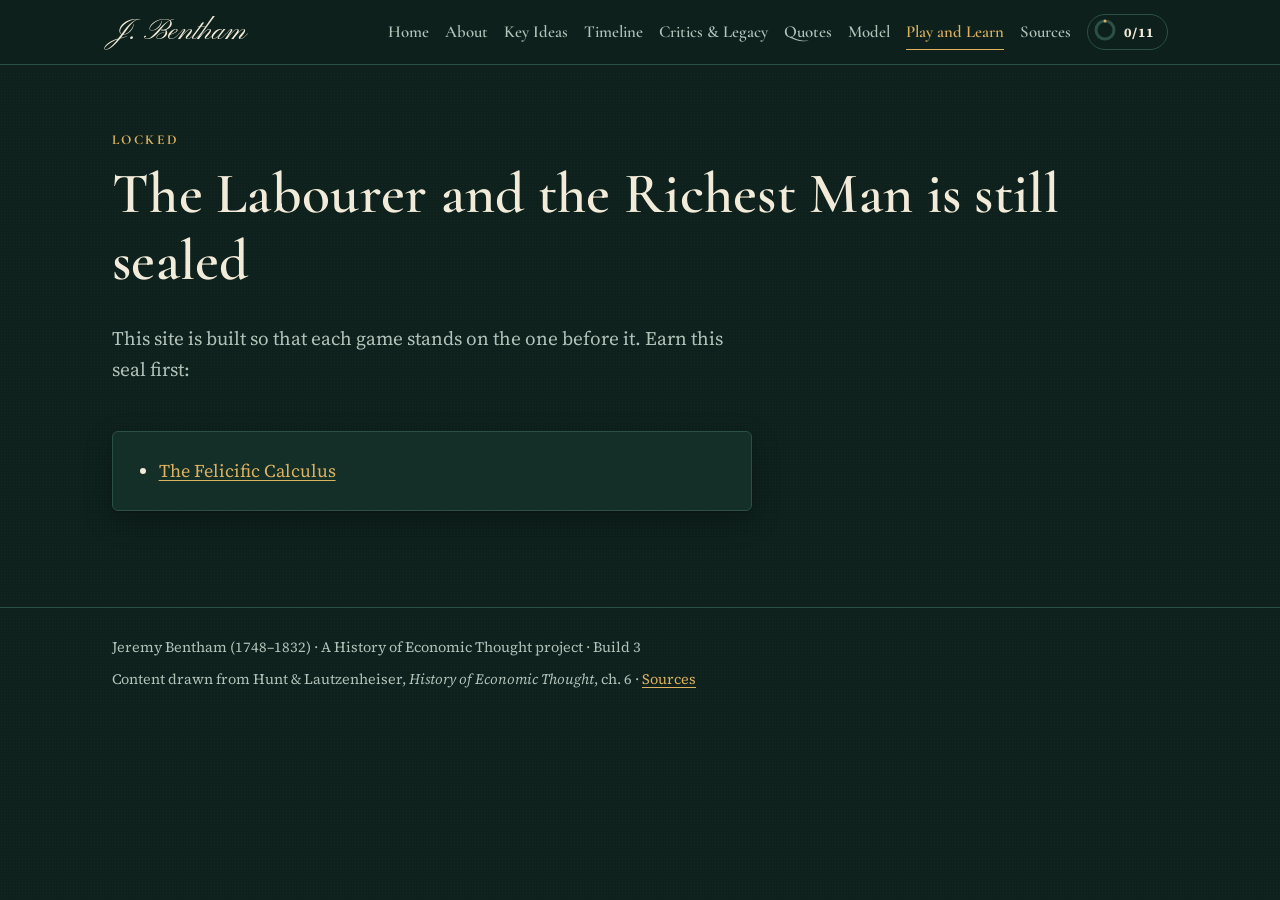
<file: games/purse.html>
<!DOCTYPE html>
<html lang="en">
<head>
  <meta charset="utf-8">
  <meta name="viewport" content="width=device-width, initial-scale=1">
  <title>The Labourer and the Richest Man</title>
  <link rel="preconnect" href="https://fonts.googleapis.com">
  <link rel="preconnect" href="https://fonts.gstatic.com" crossorigin>
  <link href="https://fonts.googleapis.com/css2?family=Cormorant+Garamond:ital,wght@0,500;0,600;0,700;1,500&family=Pinyon+Script&family=Source+Serif+4:ital,opsz,wght@0,8..60,400;0,8..60,600;1,8..60,400&display=swap" rel="stylesheet">
  <link rel="stylesheet" href="../css/style.css">
  <style>
    .game { display: grid; grid-template-columns: minmax(0, 1.1fr) minmax(0, 1fr); gap: 28px; align-items: start; }
    @media (max-width: 960px) { .game { grid-template-columns: minmax(0, 1fr); } }
    .roundbar { display: flex; gap: 6px; margin-bottom: 14px; }
    .roundbar span { flex: 1; height: 6px; border-radius: 3px; background: var(--rule); }
    .roundbar span.done { background: var(--right); }
    .roundbar span.now { background: var(--accent); }
    .role { font: 700 .78rem var(--f-body); letter-spacing: .12em; text-transform: uppercase; padding: 3px 10px; border-radius: 999px; display: inline-block; margin-bottom: 8px; background: rgba(220,177,95,.16); color: var(--accent); }
    .params { font-size: .88rem; color: var(--ink-soft); background: var(--paper-2); border: 1px solid var(--rule); border-radius: 6px; padding: 8px 12px; margin: 10px 0 0; }
    .params b { color: var(--ink); font-weight: 600; }
    .people { display: grid; grid-template-columns: 1fr 1fr; gap: 12px; margin-top: 12px; }
    .people > div { background: var(--paper-2); border: 1px solid var(--rule); border-radius: 6px; padding: 10px 12px; }
    .people .who { font: 700 .8rem var(--f-body); letter-spacing: .1em; text-transform: uppercase; }
    .people .row { display: flex; justify-content: space-between; gap: 8px; font-size: .9rem; color: var(--ink-soft); margin-top: 4px; }
    .people .row b { color: var(--ink); font-variant-numeric: tabular-nums; }
    .people .meter { margin-top: 6px; }
    .stats { display: grid; grid-template-columns: repeat(3, 1fr); gap: 10px; margin-top: 12px; }
    .stats .stat { background: var(--paper-2); border: 1px solid var(--rule); border-radius: 6px; padding: 8px 10px; font-size: 1.35rem; }
    @media (max-width: 480px) { .people { grid-template-columns: 1fr; } .stats .stat { font-size: 1.1rem; } }
    .legend { display: flex; flex-wrap: wrap; gap: 14px; font-size: .85rem; color: var(--ink-soft); margin: 0 0 4px; }
    .lesson { margin-top: 12px; padding: 12px 16px; background: var(--paper-2); border-left: 3px solid var(--accent); border-radius: 6px; }
    .lesson.bad { border-left-color: var(--wrong); }
    .lesson.good { border-left-color: var(--right); }
    .score { font: 700 1.05rem var(--f-display); color: var(--ink-soft); margin: 0; }
    .score b { color: var(--accent); font-size: 1.4rem; }
    .actions { display: flex; flex-wrap: wrap; gap: 10px; margin-top: 14px; }
    .pickR { display: grid; grid-template-columns: 1fr 1fr; gap: 10px; margin: 10px 0; }
    .pickR button { text-align: left; font: 1rem/1.4 var(--f-body); padding: 10px 14px; border-radius: 8px; border: 1.5px solid var(--rule); background: var(--paper); color: var(--ink); cursor: pointer; }
    .pickR button:hover:not(:disabled) { border-color: var(--accent); }
    .pickR button.on { border-color: var(--accent); background: rgba(220,177,95,.14); }
    .pickR button:disabled { cursor: default; }
    @media (max-width: 480px) { .pickR { grid-template-columns: 1fr; } }
    .tool { background: var(--paper-2); border: 1px solid var(--rule); border-radius: 6px; padding: 12px 14px; margin: 12px 0; }
    .slider { grid-template-columns: 11em 1fr 3.6em; }
    @media (max-width: 520px) { .slider { grid-template-columns: 1fr 3.6em; } }
    .q { font-size: .97rem; }
  </style>
</head>
<body data-root="../" data-step="g-purse">
<main class="wrap">
  <header class="page-head" style="padding-bottom:16px">
    <p class="eyebrow"><a href="../play.html" style="text-decoration:none">Play and Learn</a> · Game 2</p>
    <h1>The Labourer and the Richest Man</h1>
    <p class="lede">Bentham asked how much more pleasure a man with 50,000 times the labourer's income really has. His answer makes a case for taking from the rich and giving to the poor. Then he set a limit on it. You will run his argument, find his limit, and then watch two critics take it apart.</p>
  </header>

  <div class="game">
    <div>
      <div class="card">
        <div class="legend" id="legend"></div>
        <div id="chart"></div>
        <div class="people">
          <div><span class="who k-poor">Each labourer (10 of them)</span>
            <div class="row"><span>Income</span><b id="yP">—</b></div>
            <div class="row"><span>Utility, our model</span><b id="uP">—</b></div>
            <div class="meter"><i id="mP" style="width:0;background:var(--poor)"></i></div></div>
          <div><span class="who k-rich">The richest man</span>
            <div class="row"><span>Income</span><b id="yR">—</b></div>
            <div class="row"><span>Utility, our model</span><b id="uR">—</b></div>
            <div class="meter"><i id="mR" style="width:0;background:var(--rich)"></i></div></div>
        </div>
        <div class="stats">
          <div class="stat"><span id="sW">—</span><small>total utility</small></div>
          <div class="stat"><span id="sO">—</span><small>total income</small></div>
          <div class="stat"><span id="sRatio">—</span><small>rich ÷ labourer</small></div>
        </div>
        <p class="params" id="params"></p>
      </div>
    </div>
    <div class="card">
      <div style="display:flex;justify-content:space-between;align-items:baseline;gap:12px;flex-wrap:wrap">
        <div class="roundbar" id="roundbar" style="flex:1;min-width:160px;margin:0"></div>
        <p class="score">Points <b id="score">0</b> <span id="best" style="font-size:.9rem"></span></p>
      </div>
      <div id="stage" style="margin-top:14px"></div>
    </div>
  </div>
</main>
<script src="../js/site.js"></script>
<script src="../js/learn.js"></script>
<script src="../js/econ.js"></script>
<script>
(function () {
if (document.body.dataset.locked) return;
const $ = id => document.getElementById(id);
const F = Econ.fmt;
const money = v => "£" + F(Math.round(v));

// ---------- the society (our numbers; only R is Bentham's) ----------
const N_POOR = 10, Y_POOR = 20, Y_RICH = 1000000, K_LIMIT = 1;   // 1,000,000 / 20 = 50,000, as in Bentham's passage
const STAGES = ["Bentham's guess", "Equal shares", "The limit", "Senior's lens", "Who holds the purse?", "Your first guess"];
let stage = 0, R = null, th = null, t = 0, k = 0, score = 0, senior = false, showBest = null, chartOn = false;
const soc = (kk = k) => ({ nPoor: N_POOR, yPoor: Y_POOR, nRich: 1, yRich: Y_RICH, th, k: kk });

function bar() {
  $("roundbar").innerHTML = STAGES.map((s, i) => `<span title="${s}" class="${i < stage ? "done" : i === stage ? "now" : ""}"></span>`).join("");
  $("score").textContent = score;
}
function add(p) { score += p; $("score").textContent = score; }

// ---------- left panel ----------
function curve(o, f = s => s.welfare) { const p = []; for (let i = 0; i <= 100; i++) p.push([i / 100, f(Econ.society(o, i / 100))]); return p; }
function draw() {
  const pct = v => Math.round(v * 100) + "%";
  if (th === null) {
    $("chart").innerHTML = `<p class="muted" style="margin:40px 0;text-align:center">Choose Bentham's ratio to begin.</p>`;
    $("legend").innerHTML = ""; $("params").innerHTML = paramsTxt(); return;
  }
  const o = soc(), s = Econ.society(o, t), u0 = Econ.u(Y_RICH, th);
  if (!chartOn) {
    $("legend").innerHTML = "";
    $("chart").innerHTML = `<p class="muted" style="margin:40px 0;text-align:center">The chart of total utility appears once you have made your prediction.</p>`;
  } else if (senior) {
    $("legend").innerHTML = `<span style="color:var(--money)">━ total income (observable)</span><span>total utility: ?</span>`;
    $("chart").innerHTML = Econ.lineSVG([{ points: curve(o, s => s.output / 1000), color: "#d9cfbd" }],
      { xticksAt: [0, .25, .5, .75, 1], xfmt: pct, xlabel: "share t of the rich man's income moved to the labourers", ylabel: "total income, £ thousands",
        yfmt: v => F(v), dots: [{ x: t, y: s.output / 1000, color: "#d9cfbd" }], label: "Total income against the share moved" });
  } else {
    // The curve is very flat near its top (θ is small), so the y-axis is zoomed onto the top of the curve:
    // from 94% of the peak upward. Points below the window are left out, not drawn at the floor.
    const all = [curve(o)]; if (k > 0) all.push(curve(soc(0)));
    const peak = Econ.bestShare(o).welfare, top = Math.max(...all.flat().map(p => p[1]));
    const y0 = peak * 0.94, y1 = top + (top - y0) * 0.08, keep = pts => pts.filter(p => p[1] >= y0);
    const series = [];
    if (k > 0) series.push({ points: keep(all[1]), color: "#b2c2b9", dash: "5 5", width: 1.5 });
    series.push({ points: keep(all[0]), color: "#7fd6b6" });
    const dot = s.welfare >= y0 ? [{ x: t, y: s.welfare, color: "#7fd6b6" }] : [];
    $("legend").innerHTML = `<span class="k-pleasure">━ total utility${k > 0 ? " with the limit" : ""}</span>${k > 0 ? `<span>┅ without the limit</span>` : ""}<span>axis starts at 94% of the peak; the dot is where you are (hidden when below the axis)</span>`;
    $("chart").innerHTML = Econ.lineSVG(series, { xticksAt: [0, .25, .5, .75, 1], xfmt: pct,
      xlabel: "share t of the rich man's income moved to the labourers", ylabel: "total utility (axis zoomed)", yfmt: v => F(v, 1),
      xmin: 0, xmax: 1, ymin: y0, ymax: y1,
      vlines: showBest !== null ? [{ x: showBest, label: "best", color: "#dcb15f" }] : [],
      dots: dot, label: "Total utility against the share moved" });
  }
  $("yP").textContent = money(s.yP); $("yR").textContent = money(s.yR);
  $("uP").textContent = senior ? "?" : F(s.uP, 3); $("uR").textContent = senior ? "?" : F(s.uR, 3);
  $("mP").style.width = senior ? "0" : (100 * s.uP / u0) + "%"; $("mR").style.width = senior ? "0" : (100 * s.uR / u0) + "%";
  $("sW").textContent = senior ? "?" : F(s.welfare, 3);
  $("sO").textContent = money(s.output);
  $("sRatio").textContent = s.yP > 0 ? F(s.ratio, s.ratio < 10 ? 2 : 0) + "×" : "—";
  $("params").innerHTML = paramsTxt();
}
function paramsTxt() {
  return `<b>Our model.</b> ${N_POOR} labourers with £${Y_POOR} each; one rich man with £${F(Y_RICH)} (50,000 times as much, as in Bentham's passage). Utility u(y) = y<sup>θ</sup>. ` +
    (th === null ? "" : `<b>R = ${R}</b> (Bentham's), so <b>θ = ln ${R} / ln 50,000 = ${F(th, 4)}</b>. `) +
    `A share <b>t</b> of the rich man's income is split equally among the labourers. ` +
    (k > 0 ? `<b>Inducement to labour: k = ${k}</b>, so every income is scaled by (1 − k·t²) = ${F(1 - k * t * t, 2)}. ` : `No loss of output (k = 0). `) +
    `Only R comes from Bentham; the rest are our numbers.`;
}

// a slider tool shared by stages b, c, d
function slider(host, onMove) {
  host.innerHTML = `<div class="tool"><div class="slider"><label for="t">Share t moved</label><input id="t" type="range" min="0" max="1" step="0.01" value="${t}"><output id="to">${Math.round(t * 100)}%</output></div></div>`;
  $("t").oninput = () => { t = +$("t").value; $("to").textContent = Math.round(t * 100) + "%"; draw(); onMove && onMove(); };
}

// ---------- stage a: Bentham's guess ----------
function stageA() {
  stage = 0; chartOn = false; bar(); draw();
  $("stage").innerHTML = `<span class="role">You are Bentham</span><h2 style="font-size:1.7rem">1. Bentham's guess</h2>
    <blockquote class="q">Take, for example, on the one hand, a labouring man, who, for the whole of his life, has a bare but sure subsistence . . . . Take, on the other hand, the richest man in the country . . . . [Suppose the richest man receives an income] 50,000 times as great as that received, in the same time, by the labourer. This supposed, the quantity of pleasure in the breast of the . . . [rich man] will naturally be greater than the quantity in the breast of the labourer: Be it so. But by how much—by how many times greater? Fifty thousand times? This is assuredly more than any man would take it upon himself to say. A thousand times then?—a hundred?—ten times?—five times? . . . Five times the labourer's seems a very large, not to say excessive allowance: even twice, a liberal one.</blockquote>
    <p class="cite">Bentham, quoted in Hunt &amp; Lautzenheiser, p. 133.</p>
    <p>Call Bentham's answer <strong>R</strong>: how many times the labourer's pleasure the rich man has. Pick one of Bentham's two figures. Our model then fixes how fast pleasure grows with money: if u(y) = y<sup>θ</sup> and 50,000<sup>θ</sup> = R, then θ = ln R / ln 50,000.</p>
    <div class="pickR"><button data-r="2"><strong>R = 2</strong><br><span class="muted">“even twice, a liberal one”</span></button>
      <button data-r="5"><strong>R = 5</strong><br><span class="muted">“a very large, not to say excessive allowance”</span></button></div>
    <div id="a1"></div><div id="a2"></div><div id="aafter"></div>`;
  $("stage").querySelectorAll("[data-r]").forEach(b => b.onclick = () => {
    R = +b.dataset.r; th = Econ.theta(R);
    $("stage").querySelectorAll("[data-r]").forEach(x => { x.disabled = true; x.classList.toggle("on", x === b); });
    draw();
    const uP = Econ.u(Y_POOR, th), uR = Econ.u(Y_RICH, th);
    $("a1").innerHTML = `<div class="lesson">With R = ${R}, θ = ${F(th, 4)}. In our model the labourer's utility is ${Y_POOR}<sup>θ</sup> = ${F(uP, 3)} and the rich man's is ${F(Y_RICH)}<sup>θ</sup> = ${F(uR, 3)}: exactly ${R} times as much, from 50,000 times the money. Look at the two utility bars in the panel.</div>`;
    const ans = Econ.mu(Y_POOR, th) / Econ.mu(Y_RICH, th);
    Learn.num($("a2"), {
      label: "Work it out",
      q: `The rich man gets ${R} times the pleasure from 50,000 times the money, so each of his pounds brings him far less than each of the labourer's. How many times more is <strong>one more pound</strong> worth to the labourer than to the rich man? <span class="muted">(In our model a last pound is worth θ × utility ÷ income, so the ratio of last pounds equals the ratio of pleasure per pound.)</span>`,
      answer: ans, tol: ans * 0.005, unit: "times",
      misses: [{ when: v => Math.abs(v - 50000) < 1, fb: `50,000 is the ratio of incomes. That would be right only if the rich man had the same pleasure as the labourer. He has ${R} times as much.` },
               { when: v => Math.abs(v - R) < 1e-9, fb: `${R} is the ratio of total pleasure, which runs the other way: the rich man has more. Per pound, divide by how many more pounds he has.` },
               { when: v => Math.abs(v - 50000 * R) < 1, fb: `You multiplied. The rich man's extra pleasure makes each of his pounds worth a little more, not less: divide 50,000 by ${R}.` }],
      hint: "Pleasure per pound for the labourer: u(20)/20. For the rich man: u(1,000,000)/1,000,000. Take the ratio: 50,000 ÷ R.",
      onSolve: first => {
        add(first ? 3 : 1);
        $("aafter").innerHTML = `<div class="lesson good">50,000 ÷ ${R} = <strong>${F(ans)}</strong>. A pound taken from the richest man costs him about 1/${F(ans)} of what it gives a labourer. That is the diminishing marginal utility of money, and it is all Bentham needs to argue for redistribution: “all other things being equal,” Hunt writes, moving money from rich to poor raises society's total utility (p. 133).</div>
          <div class="actions"><button class="btn primary" id="next">Next: move the money</button></div>`;
        $("next").onclick = stageB;
      },
    });
  });
}

// ---------- stage b: equal shares (k = 0) ----------
function stageB() {
  stage = 1; k = 0; t = 0; showBest = null; chartOn = false; bar(); draw();
  const best = Econ.bestShare(soc());
  $("stage").innerHTML = `<span class="role">You are Bentham's legislator</span><h2 style="font-size:1.7rem">2. Equal shares</h2>
    <p>You can move a share <strong>t</strong> of the rich man's income to the ten labourers, split equally. For now, assume moving it costs nothing: no one works less (k = 0). Total utility = 10 × u(labourer) + u(rich man).</p>
    <div id="b1"></div><div id="bslide"></div><div id="b2"></div><div id="bafter"></div>`;
  Learn.mcq($("b1"), {
    label: "Predict", q: "Before you touch the slider: where will total utility be highest?",
    choices: [
      { t: "Where all eleven have the same income", ok: true, fb: "As long as the rich man has more than a labourer, his last pound is worth less than theirs, so moving it raises the total. That stops being true only when incomes are equal." },
      { t: "At t = 100%: give the labourers everything", fb: "Long before t = 100% the labourers have more than he does. From then on, his last pound is worth more than theirs, and moving it lowers the total." },
      { t: "At t = 50%: split the difference", fb: "At t = 50% he still has £500,000 and each labourer about £50,000. His last pound is still worth less than theirs, so keep moving." },
      { t: "At t = 0: his loss always outweighs their gain", fb: `The opposite. In stage 1 you found a labourer's last pound is worth ${F(50000 / R)} times his.` },
    ],
    onSolve: first => {
      if (first) add(2);
      chartOn = true; draw();
      slider($("bslide"));
      $("bslide").insertAdjacentHTML("beforeend", `<p class="q">Now find the peak with the slider and lock it in.</p><button class="btn primary" id="lock">Lock in t</button><div id="bfb"></div>`);
      let tries = 0;
      $("lock").onclick = () => {
        tries++;
        const s = Econ.society(soc(), t);
        if (Math.abs(t - best.t) <= 0.02 + 1e-9) {
          $("lock").disabled = true; $("t").disabled = true; showBest = best.t; draw();
          add(tries === 1 ? 3 : 1);
          $("bfb").innerHTML = `<div class="lesson good">Peak at t ≈ ${Math.round(best.t * 1000) / 10}%: each labourer has ${money(best.yP)}, the rich man ${money(best.yR)}. Equal, to within rounding.</div>`;
          askIncome();
        } else {
          $("bfb").innerHTML = `<div class="lesson bad">Not the peak. At ${Math.round(t * 100)}% each labourer has ${money(s.yP)} and the rich man ${money(s.yR)}. ${s.yP < s.yR ? "He still has more, so his last pound is worth less than theirs: move more." : "Now he has less than a labourer, so his last pound is worth more than theirs: you have moved too much."}</div>`;
        }
      };
    },
  });
  function askIncome() {
    const each = (N_POOR * Y_POOR + Y_RICH) / (N_POOR + 1);
    Learn.num($("b2"), {
      label: "Check the arithmetic", q: "With no loss of output, what income does each of the eleven have at the peak?",
      answer: each, tol: 100, unit: "£",
      misses: [{ when: v => Math.abs(v - (Y_RICH / N_POOR + Y_POOR)) < 100, fb: "You gave the labourers the whole income. The rich man is one of the eleven persons too." },
               { when: v => Math.abs(v - (N_POOR * Y_POOR + Y_RICH) / N_POOR) < 100, fb: "You divided by 10. There are eleven persons." }],
      hint: "Total income is 10 × £20 + £1,000,000. Divide equally among eleven.",
      onSolve: first => {
        add(first ? 3 : 1);
        $("bafter").innerHTML = `<div class="lesson">£1,000,200 ÷ 11 ≈ <strong>${money(each)}</strong>. With pleasure counted the same in every breast and no cost to moving money, the greatest happiness is <strong>full equality</strong>. Bentham did not stop there.</div>
          <div class="actions"><button class="btn primary" id="next">Next: Bentham's limit</button></div>`;
        $("next").onclick = stageC;
      },
    });
  }
}

// ---------- stage c: the limit (k > 0) ----------
function stageC() {
  stage = 2; k = K_LIMIT; t = 0; showBest = null; chartOn = false; bar(); draw();
  const best = Econ.bestShare(soc());
  $("stage").innerHTML = `<span class="role">You are Bentham's legislator</span><h2 style="font-size:1.7rem">3. The limit</h2>
    <p>Bentham was “by no means an advocate of complete equality,” Hunt writes (p. 133). Past some point, taking more would do more harm than good, above all by weakening the <strong>inducement to labour</strong>.</p>
    <p>Our model of that harm: every income is scaled by (1 − k·t²), with <strong>k = ${K_LIMIT}</strong>. Moving 10% costs 1% of everyone's income; moving 50% costs 25%. The number k is ours, not Bentham's.</p>
    <div id="c1"></div><div id="cslide"></div><div id="c2"></div><div id="cafter"></div>`;
  Learn.mcq($("c1"), {
    label: "Predict", q: "With this cost switched on, where will the best t be?",
    choices: [
      { t: "Lower than before, but well above zero", ok: true, fb: "The cost k·t² is tiny for the first pounds moved and grows fast after. The first pounds are still worth thousands of times more to the labourers. So redistribution still pays at first, then stops paying before equality." },
      { t: "Still at full equality, t ≈ 91%, as before", fb: "Equality now costs a great deal: at t ≈ 91% every income shrinks by about 83%. The extra pleasure of the last pounds moved is not worth that." },
      { t: "At zero: any loss of output rules redistribution out", fb: `At t = 1% the output loss is 0.01% of incomes, while each pound moved is worth ${F(50000 / R)} times as much to a labourer. A tiny cost cannot outweigh that.` },
      { t: "Higher than before, to make up for the lost output", fb: "Moving more money makes the lost output worse, not better: the cost k·t² grows with t. The cost only ever lowers the gain from moving money, and the last pounds moved suffer most, so the best t cannot rise." },
    ],
    onSolve: first => {
      if (first) add(2);
      chartOn = true; draw();
      slider($("cslide"));
      $("cslide").insertAdjacentHTML("beforeend", `<p class="q">Find the welfare-maximizing t (within 3 percentage points). Watch the total utility figure and the curve as you move.</p><button class="btn primary" id="lock">Lock in t</button><div id="cfb"></div>`);
      let tries = 0;
      $("lock").onclick = () => {
        tries++;
        const o = soc(), s = Econ.society(o, t), up = Econ.society(o, Math.min(1, t + 0.01)).welfare, dn = Econ.society(o, Math.max(0, t - 0.01)).welfare;
        if (Math.abs(t - best.t) <= 0.03 + 1e-9) {
          $("lock").disabled = true; $("t").disabled = true; showBest = best.t; draw();
          add(tries === 1 ? 3 : 1);
          $("cfb").innerHTML = `<div class="lesson good">The best t is <strong>${Math.round(best.t * 1000) / 10}%</strong> (total utility ${F(best.welfare, 3)}). There each labourer has ${money(best.yP)} and the rich man ${money(best.yR)}: still <strong>${F(best.ratio, 1)} times</strong> as much. Total income has fallen to ${money(best.output)}.</div>`;
          askWhy(best);
        } else {
          $("cfb").innerHTML = `<div class="lesson bad">Not the peak: total utility is ${F(s.welfare, 3)} at ${Math.round(t * 100)}%. ${up > s.welfare ? "It rises if you move a little more: the labourers' gain still beats the lost output." : dn > s.welfare ? "It rises if you move a little less: the lost output now outweighs the labourers' gain." : "Look at the curve."}</div>`;
        }
      };
    },
  });
  function askWhy(best) {
    Learn.mcq($("c2"), {
      label: "Explain it", q: `Why does the best society still leave the rich man with ${F(best.ratio, 1)} times a labourer's income?`,
      choices: [
        { t: "Past it, another pound moved gains less than the lost output costs", ok: true, fb: "That is a marginal comparison: keep going while the gain from the next pound beats its cost, stop where they are equal. Bentham's limit is the cost side." },
        { t: "Because the rich man's pleasure counts for more than a labourer's", fb: "In our model every breast counts the same: u(y) = y^θ for all. The inequality comes from the lost output, not from weighting the rich." },
        { t: "His income is profit, the reward of abstinence, as Senior held", fb: "Senior did call profit the reward of abstinence (Hunt, p. 149), but that is a defence of an income, not a term in this sum. The model counts only pleasures and pains; desert never enters." },
        { t: "At that share total income, not utility, is at its highest", fb: `Total income is highest at t = 0 (£1,000,200). At the best t it is ${money(best.output)}. Bentham maximized pleasure, not income.` },
      ],
      onSolve: first => {
        if (first) add(2);
        $("cafter").innerHTML = `<div class="lesson">Bentham's own standard for the right degree of inequality: it “should be that which has place in the Anglo-American United States: meaning always those in which slave-holding has no place” (quoted in Hunt, p. 133). Hunt adds that those states were then much less unequal than England, so the standard meant a radical reform (p. 134). Our ${F(best.ratio, 1)} times is not a figure Bentham gave; it comes from our k. The shape is his: redistribute, but stop short of equality.</div>
          <div class="actions"><button class="btn primary" id="next">Next: Senior's lens</button></div>`;
        $("next").onclick = stageD;
      },
    });
  }
}

// ---------- stage d: Senior's lens ----------
function stageD() {
  stage = 3; senior = true; showBest = null; chartOn = true; bar(); draw();
  $("stage").innerHTML = `<span class="role">You are Nassau Senior</span><h2 style="font-size:1.7rem">4. Senior's lens</h2>
    <p>Nassau Senior denied both premises of Bentham's case (Hunt, pp. 144–45). Against satiety: “no person feels his whole wants to be adequately supplied; . . . every person has some unsatisfied desires which he believes that additional wealth would gratify.” Against comparison: “the nature and urgency of each individual's wants are as various as the differences in individual character.”</p>
    <p>So the left panel now shows only what can be observed. Incomes are still there. Every utility figure has become “?”. Move the slider.</p>
    <div id="dslide"></div><div id="d1"></div><div id="dafter"></div>`;
  slider($("dslide"));
  Learn.mcq($("d1"), {
    label: "Your verdict", q: "Looking through Senior's lens, what can the economist conclude about moving money from the richest man to the labourers?",
    choices: [
      { t: "Nothing about total pleasure; that needs a comparison between persons", ok: true, fb: "The best t of stage 3 came from adding ten labourers' utility to one rich man's. Senior's premise removes that sum. In 1938 Lionel Robbins turned this into doctrine: comparisons of utility between persons are value judgments, not science." },
      { t: "That redistribution lowers total pleasure, since no one is ever satiated", fb: "Senior did deny satiety: the rich man still wants more. But to say his loss outweighs the labourers' gain is again a comparison between persons, only the other way round. Senior's premises take the measure away; they do not reverse it." },
      { t: "That the stage 3 answer stands, since incomes can be observed", fb: "Incomes are observable; utilities are not. The stage 3 answer came from adding u(labourer) ten times to u(rich man), the very step Senior denies." },
      { t: "That t should be 0, because observable total income is highest there", fb: "Total income is observable and highest at t = 0 in our model. But “maximize income” is a goal someone has chosen, not a finding. Senior's objection gives no license for it." },
    ],
    onSolve: first => {
      if (first) add(2);
      $("dafter").innerHTML = `<div class="lesson">Hunt's reading (p. 145): later utility theorists were generally more conservative than Bentham, so they needed to deny exactly these two egalitarian premises. The lens does not make redistribution wrong. It makes economics silent about it, and that silence leaves the existing distribution standing.</div>
        <div class="actions"><button class="btn primary" id="next">Next: who holds the purse?</button></div>`;
      $("next").onclick = stageE;
    },
  });
}

// ---------- stage e: Hunt's critique ----------
function stageE() {
  stage = 4; senior = false; k = K_LIMIT; showBest = Econ.bestShare(soc()).t; bar(); draw();
  $("stage").innerHTML = `<span class="role">You are the critic</span><h2 style="font-size:1.7rem">5. Who holds the purse?</h2>
    <p>Every slider in this game was held by a legislator who wanted the greatest total of everyone's pleasure. But Bentham's own premise about people is this: “in every human breast, self-regarding interest is predominant over all other interests put together” (quoted in Hunt, p. 131).</p>
    <div id="e1"></div><div id="eafter"></div>`;
  Learn.mcq($("e1"), {
    label: "Hunt's question", q: "On Bentham's own premise, who actually moves the slider?",
    choices: [
      { t: "Egoists, who may gain more by serving the rich than the poor", ok: true, fb: "This is Hunt's critique (p. 134). Redistribution needs a government with no interests of its own, impartial among all. Bentham's government is made of ordinary egoists, and they are more likely to profit from serving the rich than the poor." },
      { t: "A benevolent, impartial government that cares equally about everyone", fb: "That is what the reform needs. Hunt's point (p. 134) is that Bentham's own theory of human nature does not supply it." },
      { t: "The market, which settles the distribution of income by itself", fb: "No market moves income from the richest man to the labourers. Here t is a political choice." },
      { t: "The rich man, who gives freely once he sees the labourers' gain", fb: "On Bentham's premise each puts his own interest first, and the rich man loses pleasure by giving." },
    ],
    onSolve: first => {
      if (first) add(2);
      $("eafter").innerHTML = `<div class="lesson"><strong>The strongest reply on Bentham's side.</strong> His later answer was to change who governs. His <em>Plan of Parliamentary Reform</em> (printed 1817, published 1818) called for universal manhood suffrage (for literate men), equal electoral districts, annual elections, and the secret ballot, which he thought most important. If the many choose the legislators, their egoism points toward the labourers. Whether that answers Hunt is a question worth arguing.</div>
        <div class="actions"><button class="btn primary" id="next">Last: your first guess</button></div>`;
      $("next").onclick = stageF;
    },
  });
}

// ---------- stage f: back to the home-page hook ----------
function stageF() {
  stage = 5; bar(); draw();
  const said = Ledger.note("hook");
  const rows = [["k50000", 50000, "50,000 times"], ["k1000", 1000, "about 1,000 times"], ["kfew", R, `a few times (R = ${R}, Bentham)`]].map(([key, RR, label]) => {
    const tt = Econ.theta(RR), b = Econ.bestShare({ nPoor: N_POOR, yPoor: Y_POOR, nRich: 1, yRich: Y_RICH, th: tt, k: K_LIMIT });
    return { key, label, th: tt, mu: 50000 / RR, best: b };
  });
  const table = `<div class="table-scroll"><table class="data" style="margin-top:8px">
    <tr><th>If the rich man has …</th><th>θ</th><th>His last pound vs a labourer's</th><th>Best t (k = ${K_LIMIT})</th></tr>
    ${rows.map(x => `<tr${x.key === said ? ' style="background:rgba(220,177,95,.12)"' : ""}><td>${x.label}</td><td>${F(x.th, 3)}</td><td>${x.mu === 1 ? "equal" : `1/${F(x.mu)}`}</td><td>${Math.round(x.best.t * 1000) / 10}%</td></tr>`).join("")}
    <tr${said === "knone" ? ' style="background:rgba(220,177,95,.12)"' : ""}><td>cannot be compared (Senior)</td><td>—</td><td>?</td><td>no verdict</td></tr></table></div>`;
  const NOW = {
    k50000: `You guessed <strong>50,000 times</strong>: pleasure in step with money. Bentham called that “assuredly more than any man would take it upon himself to say.” Now you can say what it implies: θ = 1, a pound is worth the same to everyone, and moving money gains nothing. With any cost to output, the best t is 0. Your guess, not Bentham's, is the one that leaves inequality alone.`,
    k1000: `You guessed <strong>about 1,000 times</strong>. Now you can say what it implies: θ = ${F(rows[1].th, 3)}, so a labourer's last pound is worth ${F(rows[1].mu)} times the rich man's. That is still a strong case for redistribution, though weaker than Bentham's own. Bentham thought even five times “a very large, not to say excessive allowance.”`,
    kfew: `You guessed <strong>a few times at most</strong>: Bentham's own answer. Now you can say what it implies: with R = ${R}, a labourer's last pound is worth ${F(50000 / R)} times the rich man's, which makes a powerful case for redistribution, limited only by the inducement to labour.`,
    knone: `You guessed that <strong>it cannot be compared</strong>: Senior's answer. Now you can say what it implies: in stage 4 the slider had no verdict at all. Economics falls silent on redistribution, and Hunt's point is that this silence suited theorists more conservative than Bentham (p. 145).`,
  };
  $("stage").innerHTML = `<span class="role">Back to the beginning</span><h2 style="font-size:1.7rem">6. Your first guess</h2>
    <p>On the home page you were asked: the richest man has an income 50,000 times the labourer's. How many times more pleasure does he have?</p>
    <div class="lesson">${said && NOW[said] ? NOW[said] : `You have not answered the question on the <a href="../index.html">home page</a> yet (or this browser did not keep your answer). Here is what each answer implies.`}</div>
    ${table}
    <p class="muted" style="font-size:.88rem;margin-top:6px">Computed in our model (10 labourers at £20, one man at £1,000,000, k = ${K_LIMIT}).${said && NOW[said] ? " The highlighted row is your first guess." : ""}</p>
    <div class="actions"><button class="btn primary" id="done">Finish and read the debrief</button></div><div id="debrief"></div>`;
  $("done").onclick = finish;
}

function finish() {
  $("done").disabled = true;
  stage = STAGES.length; bar();
  Ledger.complete("g-purse", { score, R });
  $("debrief").innerHTML = `<div class="lesson"><strong>Seal earned</strong> with ${score} points.</div>
    <h3 style="margin-top:18px;font-size:1.4rem">Debrief</h3>
    <p>Three things to be able to say without looking:</p>
    <ol>
      <li><strong>Bentham's guess is diminishing marginal utility of money.</strong> If 50,000 times the money brings only ${R} times the pleasure, a pound is worth ${F(50000 / R)} times as much to the labourer. “All other things being equal,” moving money from rich to poor raises total utility (Hunt, p. 133).</li>
      <li><strong>Bentham was not an egalitarian.</strong> The inducement to labour sets a limit, and the best society stays unequal. His standard was the Anglo-American United States, “meaning always those in which slave-holding has no place,” which was far less unequal than England then (Hunt, pp. 133–34).</li>
      <li><strong>Two critics.</strong> Senior denied satiety and interpersonal comparison, which silences the argument (Hunt, pp. 144–45). Hunt asks who would carry out the reform: a government of egoists has its own interests (p. 134).</li>
    </ol>
    <p>On the course question: in this argument Bentham does not leave harmony to the market. The rich man's pleasure and the labourers' pull against each other over every pound, and only the legislator's sum can weigh them. Hunt notes that this split, laissez-faire early and reformer late, was carried into neoclassical economics (p. 134). Modern economics kept diminishing marginal utility. It mostly dropped the comparison between persons that gave it this egalitarian edge.</p>
    <div class="actions"><a class="btn primary" href="chest.html">Next: The Money in the Chest →</a><button class="btn" id="again">Play again</button></div>`;
  $("again").onclick = () => { stage = 0; R = null; th = null; t = 0; k = 0; score = 0; senior = false; showBest = null; chartOn = false; stageA(); window.scrollTo({ top: 0, behavior: "smooth" }); };
}

if (Ledger.isDone("g-purse")) $("best").textContent = "· sealed already";
stageA();
})();
</script>
</body>
</html>
</file>
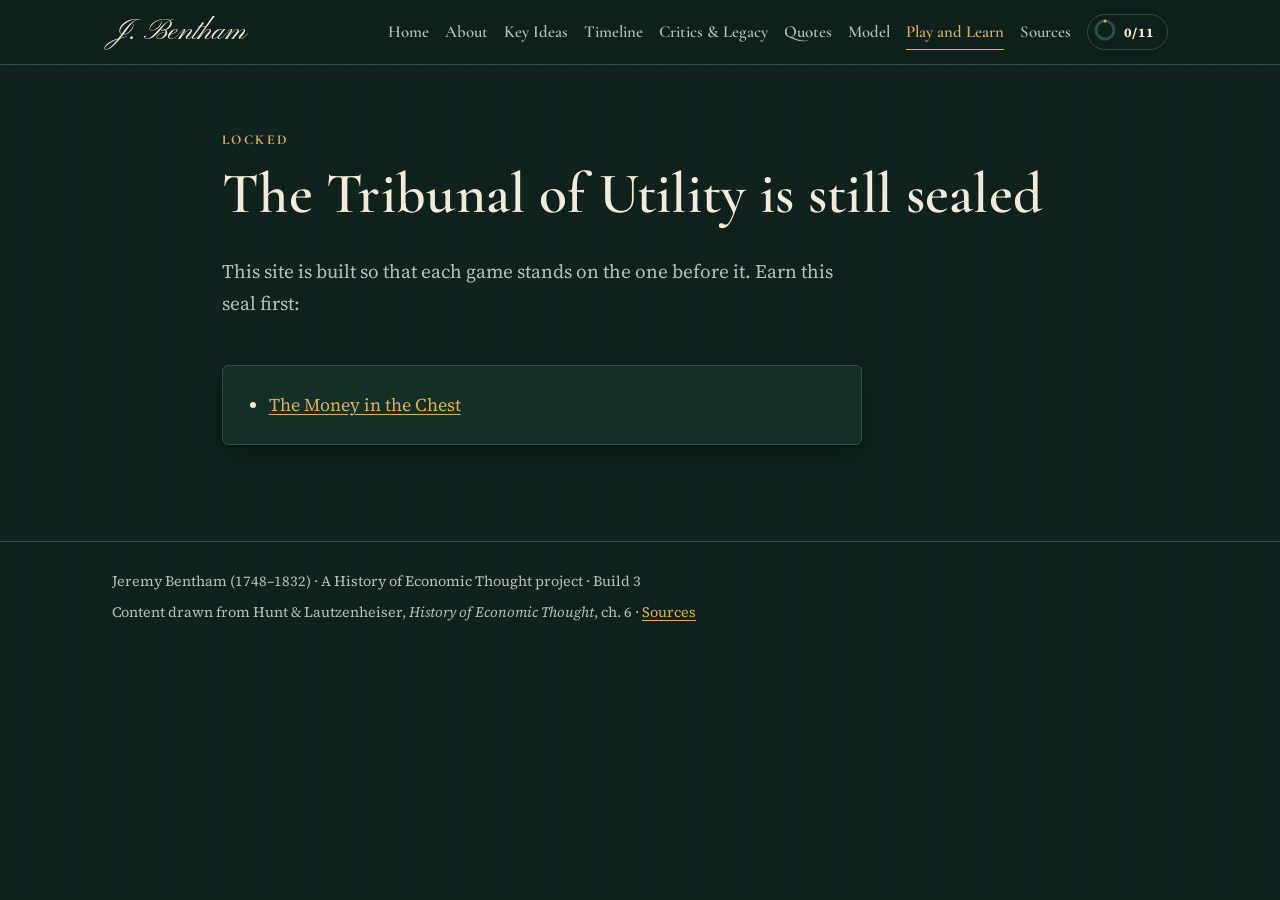
<file: games/tribunal.html>
<!DOCTYPE html>
<html lang="en">
<head>
  <meta charset="utf-8">
  <meta name="viewport" content="width=device-width, initial-scale=1">
  <title>The Tribunal of Utility</title>
  <link rel="preconnect" href="https://fonts.googleapis.com">
  <link rel="preconnect" href="https://fonts.gstatic.com" crossorigin>
  <link href="https://fonts.googleapis.com/css2?family=Cormorant+Garamond:ital,wght@0,500;0,600;0,700;1,500&family=Pinyon+Script&family=Source+Serif+4:ital,opsz,wght@0,8..60,400;0,8..60,600;1,8..60,400&display=swap" rel="stylesheet">
  <link rel="stylesheet" href="../css/style.css">
  <style>
    .club { max-width: 900px; }
    .room { display: flex; align-items: center; gap: 14px; margin-bottom: 18px; }
    .room .meter { flex: 1; }
    .room .meter i { width: 0; background: linear-gradient(90deg, var(--accent), var(--right)); transition: width .5s; }
    .room b { font: 700 1.1rem var(--f-display); color: var(--accent); min-width: 5.5em; text-align: right; }
    .speaker { display: grid; grid-template-columns: 120px minmax(0, 1fr); gap: 20px; align-items: start; }
    @media (max-width: 600px) { .speaker { grid-template-columns: 76px minmax(0, 1fr); gap: 12px; } }
    .speaker .pic { border-radius: 6px; overflow: hidden; border: 1px solid var(--rule); background: var(--paper-2); }
    .speaker .pic img { width: 100%; aspect-ratio: 4/5; object-fit: cover; object-position: top; filter: sepia(.2); }
    .speaker .pic .monogram { font-size: 2.6rem; }
    .who { font: 700 .8rem var(--f-body); letter-spacing: .12em; text-transform: uppercase; color: var(--accent); }
    .who span { color: var(--ink-soft); font-weight: 400; letter-spacing: 0; text-transform: none; }
    .bubble { position: relative; background: var(--paper-2); border: 1px solid var(--rule); border-radius: 12px; padding: 14px 18px; font: 500 1.24rem/1.45 var(--f-display); margin-top: 6px; }
    .words { margin-top: 12px; padding: 12px 16px; border-left: 3px solid var(--accent); background: var(--paper-2); border-radius: 6px; font-size: .97rem; }
    .words .lab { font: 700 .75rem var(--f-body); letter-spacing: .12em; text-transform: uppercase; color: var(--accent); display: block; margin-bottom: 4px; }
    .words p { margin: 0 0 .6em; } .words p:last-child { margin: 0; }
    .roundno { color: var(--ink-soft); font-size: .9rem; margin-bottom: 10px; }
    .parts { display: flex; gap: 8px; flex-wrap: wrap; margin: 4px 0 0; font-size: .85rem; color: var(--ink-soft); }
    .parts span { border: 1px solid var(--rule); border-radius: 999px; padding: 1px 10px; }
    .parts span.on { border-color: var(--accent); color: var(--accent); }
    .parts span.done { border-color: var(--right); color: var(--right); }
  </style>
</head>
<body data-root="../" data-step="g-tribunal">
<main class="wrap club">
  <header class="page-head" style="padding-bottom:16px">
    <p class="eyebrow"><a href="../play.html" style="text-decoration:none">Play and Learn</a> · Game 4</p>
    <h1>The Tribunal of Utility</h1>
    <p class="lede">You are Jeremy Bentham. The tribunal sits outside time, so your critics come from before and after you: Adam Smith, J.-B. Say, Nassau Senior, Karl Marx, John Stuart Mill, and the historian E. K. Hunt. Each challenge has two parts. First, answer as Bentham would, in his own terms. Then do what the course asks of every argument: state the opponent's point in its strongest form, the form your reply does not answer.</p>
  </header>
  <div class="card">
    <div class="room"><span class="muted" style="font-size:.9rem">The tribunal</span><div class="meter"><i id="meter"></i></div><b id="pts">0 points</b></div>
    <div id="stage"></div>
  </div>
  <p class="cite" style="margin-top:12px">The challengers' claims in the speech bubbles are paraphrased from Hunt &amp; Lautzenheiser, ch. 6, unless set in quotation marks. Only text in quotation marks is quoted, and each quotation is cited.</p>
</main>
<script src="../js/site.js"></script>
<script src="../js/learn.js"></script>
<script>
(function () {
if (document.body.dataset.locked) return;
const $ = id => document.getElementById(id);
const P = {
  smith: { name: "Adam Smith", note: "author of the Wealth of Nations (1776)", img: "smith" },
  say: { name: "Jean-Baptiste Say", note: "who called himself a disciple of Adam Smith", img: "say" },
  senior: { name: "Nassau Senior", note: "first holder of the chair of political economy at Oxford (1825)", img: "senior" },
  marx: { name: "Karl Marx", note: "Capital, vol. I (1867)", img: "marx" },
  mill: { name: "John Stuart Mill", note: "raised on your principles by his father, James Mill", img: "mill" },
  hunt: { name: "E. K. Hunt", note: "a historian of economic thought, visiting from 2011", mono: "H" },
};

// Each round: a claim, Bentham's reply (a), then the steelman (b): the strongest form of the
// opponent's point that the reply does NOT answer. Every quotation is from Hunt ch. 6 or the verified list.
const ROUNDS = [
  { who: "smith",
    says: "Value in use and value in exchange have no settled connection. Water has great value in use but none in exchange. Diamonds have great value in exchange but none in use.",
    reply: [
      { ok: true, t: "Your water is ill chosen. Where the whole quantity required is available, the surplus has no use, and so no exchange value. Scarce water sells." },
      { t: "Water costs labour to carry into a house, and that labour, not its use, is what the buyer pays for. Use is a condition of value, but labour is its measure.", fb: "That is the labor theory of Smith and Ricardo. You hold that “All value is founded on utility” (Hunt, p. 131)." },
      { t: "Diamonds bear you out, I grant: their use is trifling and men buy them from vanity. But water shows that use alone cannot give a thing its value.", fb: "You call the diamond example “as ill chosen as the other”: there is “no reason why its utility with regard to enjoyment should be doubted” (p. 132)." },
      { t: "Price is an exact index of use: whatever a thing sells for measures its utility. So water's low price shows that water is of little use to anyone.", fb: "That is nearer Say's formula, price as “an index of the recognized utility of a thing” (p. 135). It also gives up your point: water is of great use; only the surplus beyond what is required has none." } ],
    steel: [
      { ok: true, t: "Use is needed for value but does not fix its size. And if value measures wealth, the cheaper goods of more productive labour look like less wealth.",
        fb: "This is the case Hunt makes for Smith and Ricardo (p. 131). Your reply shows that scarcity matters. It gives no measure of the size of value, and it ties wealth to value: “It is by the degrees of that value that wealth is measured.”" },
      { t: "Even scarce water sells for little next to diamonds, so scarcity cannot explain why the trinket outprices the necessity in every market of Europe.", fb: "Your reply answers this. Water is worth what the quantity in question is worth, and “there are many circumstances in which it has a value in exchange superior to that of wine” (p. 132)." },
      { t: "What the New River Board sells is pipes and the labour of its men, not water. Its price is wages and profit, so your example proves nothing about use.", fb: "This attacks one example, and you have others: water sold in Paris, and the “many circumstances” in which it is worth more than wine (p. 132). The point about the size of value reaches your principle itself." },
      { t: "Diamonds have no real use, so any theory that founds value on use must fail to explain why they command so high a price in every market.", fb: "Your reply already answers this, and it is the weakest form of Smith's point. You defend the utility of diamonds “with regard to enjoyment.”" } ],
    words: `<p>“The reason why water is found not to have any value with a view to exchange is that it is equally devoid of a value with a view to use. If the whole quantity required is available, the surplus has no kind of value.” <span class="cite">(Bentham, quoted in Hunt, p. 132)</span></p>
      <p>Hunt: Bentham “came very close to explicitly developing the principle of marginal utility, which was later to become the cornerstone of neoclassical economics” (p. 131).</p>` },

  { who: "smith",
    says: "The law should fix a maximum rate of interest.",
    reply: [
      { ok: true, t: "On your own argument a free market sends capital where it is most productive, and no regulation of a free bargain can raise the wealth produced." },
      { t: "A ceiling is right in principle, but yours is set too low: lenders to new and risky ventures need a higher rate, so the legal maximum should be raised.", fb: "That concedes Smith's principle. Your <em>Defence of Usury</em> (1787) argued against legal ceilings on interest, not for a different one." },
      { t: "Interest rewards the lender's abstinence, a painful sacrifice of present enjoyment, and the law has no right to cut that reward below what he asks.", fb: "“Abstinence” is Nassau Senior's term, from his <em>Outline</em> of 1836 (Hunt, pp. 141, 147). It is not in your vocabulary of 1787." },
      { t: "Interest is a tax that idle lenders levy on industry, so the law should go further than you propose and forbid it, as the old usury laws did.", fb: "That is the old prohibition of usury. Your pamphlet was a <em>Defence of Usury</em>, against legal ceilings on interest." } ],
    steel: [
      { ok: true, t: "That proves only that a ceiling cannot raise wealth. Your principle counts happiness, not wealth, and a law can cut wealth yet add to happiness.",
        fb: "Your 1787 reply is about wealth produced; your principle is about happiness. The later Bentham of Hunt pp. 132–33 would have to weigh the law's pleasures and pains, not only its effect on output." },
      { t: "A free market sends capital to the uses where it is most productive, and a ceiling on interest stops capital moving to the trades that need it most.", fb: "That is the argument you borrowed from Smith. It is your reply, not a point against it." },
      { t: "Interest is income taken by those who merely own money from those who work, so a ceiling limits how much the owner can take from the producer.", fb: "That is the later claim of Thompson and Hodgskin about profits (Hunt, p. 140). It is a different argument, not a stronger form of Smith's." },
      { t: "No regulation can raise the wealth produced, so a ceiling set above the market rate does no harm and may keep the occasional lender honest.", fb: "A ceiling above the market rate binds no one, so it is no ceiling at all. Your reply is untouched." } ],
    words: `<p>“In Bentham's earlier writings, he accepted Smith's argument that a competitive free market would allocate productive resources to those industries in which they would be the most productive.” And: “Therefore no regulations nor any efforts whatsoever, either on the part of subjects or governors, can raise the quantity of wealth produced during a given period.” <span class="cite">(Hunt, p. 132)</span></p>
      <p>Bentham wrote <em>Defence of Usury</em> (1787) while visiting his brother Samuel in Krichev, White Russia. It argued against legal ceilings on interest and addressed Adam Smith, who had supported a legal maximum rate.</p>` },

  { who: "say",
    says: "No one produces except to exchange his product for someone else's. Money is only the means. So a supply creates a demand of the same size. “Produce opens a vent for produce.” A glut of some goods means a shortage of others. There can be no general glut.",
    reply: [
      { ok: true, t: "Only while money returns to circulation. If frugality puts money “into a chest” and keeps it there, spending falls, and prices and production with it." },
      { t: "A general glut is possible only when men are satiated and want no more, and the rich, who already have everything, reach that point first.", fb: "That is the only case for a glut Senior would allow, and he denied it (Hunt, p. 145). Your chest needs no satiety: men can want more and still keep money idle." },
      { t: "Agreed: whoever saves money adds to the general mass of capital, so frugality employs just as much labour as spending does, and no glut can follow.", fb: "That was your early view, and Say's (Hunt, p. 132). By 1801 you had given it up." },
      { t: "Your vent fails because prices are fixed by custom: when costs fall, prices do not, and goods go unsold for want of buyers.", fb: "In your chest prices fall (Hunt, p. 133), and Say's own account runs on price changes. Flexible prices are common ground." } ],
    steel: [
      { ok: true, t: "Why would a calculating man keep money idle when he could lend it at interest? Without a motive for holding money, the chest is a supposition.",
        fb: "Your reply, as Hunt reports it, begins “Suppose” and gives no motive for holding money idle. Say's case rests on money being only “a means of facilitating exchange” (Hunt's words, p. 137). Your own picture of man as a calculator (pp. 129–31) seems to side with Say here." },
      { t: "A glut of some goods is always matched by a shortage of others, so your general glut is only a jumble of partial gluts that prices will sort out.", fb: "That is Say's own account (pp. 137–38), and your chest answers it: hoarded money lowers spending on all goods at once." },
      { t: "Falling prices are the cure, not the disease: once prices fall, the money still in circulation buys all that is produced, and no man stays idle.", fb: "Your chest already includes falling prices. Production falls with them, and profits and investment decline (Hunt's summary, p. 133)." },
      { t: "If the government issues new money, prices will rise, so your remedy only trades idle men for dear bread and leaves the labourer no better off.", fb: "Your remedy replaces money taken out of circulation. Issued in that amount it restores spending without raising prices, as Act III of the Money in the Chest showed." } ],
    words: `<p>“Suppose an increase in the habit of frugality,” he wrote. “Its first effect will be to diminish the mass of expenditure on consumption.” If the money “is for an indefinite time put into a chest and kept there,” prices and production fall; if the government increases the money in circulation, “then the money introduced … becomes a source of increasing wealth.” <span class="cite">(Hunt, p. 133)</span></p>
      <p>Hunt names the economists who rejected Say's law: “Malthus, Bentham (in his later writings), Karl Marx, and John Maynard Keynes” (p. 137).</p>` },

  { who: "senior",
    says: "However unequally wealth is divided, “no person feels his whole wants to be adequately supplied.” And “the nature and urgency of each individual's wants are as various as the differences in individual character.” You cannot say that a pound taken from the rich man costs him less pleasure than it gives the labourer.",
    reply: [
      { ok: true, t: "His pleasure is not 50,000 times the labourer's, though his income is; even twice is “a liberal” allowance. So a pound moved to the labourer adds to the total." },
      { t: "Pleasure cannot be measured in different breasts, so the legislator should leave the division of wealth to the free bargains that men make for themselves in the market.", fb: "That is Senior's conclusion, not your reply. Hunt says you believed pleasures could be numerically quantified so that we can “understand their value” (p. 130)." },
      { t: "Then the legislator should make all incomes equal, since every pound moved from the rich to the poor adds more pleasure than it takes away.", fb: "You were “by no means an advocate of complete equality”: past a point, transfers would weaken the workers' inducement to labour (Hunt, p. 133)." },
      { t: "The rich man has already bought all that money can buy, so another pound gives him no pleasure at all, while it feeds a labourer's family for a week.", fb: "That rests the case on satiety, the premise Senior denies outright. The passage Hunt quotes needs less: it asks only how many times greater the rich man's pleasure is." } ],
    steel: [
      { ok: true, t: "You set pleasures in two breasts on one scale. If wants vary as characters do, no observation shows whose loss is larger: the comparison is a judgment.",
        fb: "Your reply assumes the very comparison Senior denies. In 1938 Lionel Robbins turned this objection into doctrine: comparisons of utility between persons are value judgments, not science." },
      { t: "The rich man still wants more, so the pound taken from him costs him a real pleasure, and your transfer must count that loss against the labourer's gain.", fb: "Your reply already counts it: the loss is smaller, not zero. Wanting more does not show that he wants the next pound as much as the labourer does." },
      { t: "Transfers past a certain point weaken the labourer's inducement to labour, so the output to be shared shrinks and your total of pleasure may fall.", fb: "That is your own limit on redistribution (p. 133), which you already allow. It is not Senior's point." },
      { t: "Your ratio of pleasures is a guess, not an observation; the true ratio might be far higher, and then the transfer would gain far less than you suppose.", fb: "That still accepts a common scale and only disputes the number. Senior's point denies that any such number can be observed at all." } ],
    words: `<p>“Take, on the other hand, the richest man in the country … But by how much—by how many times greater? Fifty thousand times? This is assuredly more than any man would take it upon himself to say. … Five times the labourer's seems a very large, not to say excessive allowance: even twice, a liberal one.” <span class="cite">(Bentham, quoted in Hunt, p. 133)</span></p>
      <p>Hunt: two premises seem to underlie Bentham's belief, that people can become satiated and that utilities can be compared between people. “Senior explicitly denied both of them” (pp. 144–45).</p>` },

  { who: "senior",
    says: "Profit is the reward of abstinence, as wages are the reward of labour. “To abstain from the enjoyment which is in our power, or to seek distant rather than immediate results, are among the most painful exertions of the human will.” The capitalist must be paid for that pain.",
    reply: [
      { ok: true, t: "The legislator weighs consequences for everyone affected, not the actor's pain. Frugality that puts money “into a chest” lowers spending and production." },
      { t: "Profit is no reward at all: capital is a matter of legal ownership, and its income is taken from the labour of the men who do the work.", fb: "That is the view of Hodgskin and Thompson in the 1820s (Hunt, pp. 140, 147), not yours." },
      { t: "Agreed: waiting is painful, and as wages pay for the pain of labour, profit pays for the pain of waiting, so the legislator must protect both.", fb: "That simply concedes Senior's case. Your test is the consequences of an act for everyone affected, not the pains of the man who performs it." },
      { t: "Profit rewards the productive power of capital: machines and stock produce utility just as labour does, and their owners are rightly paid for that productive service.", fb: "That is Say's “productive agencies” (Hunt, p. 135). Senior himself said it was not enough: “physical capital and capitalists were not the same” (p. 147)." } ],
    steel: [
      { ok: true, t: "Your chest covers only idle savings. Lent savings become capital, and on your own view no one bears a pain without reward: the lender must be paid to wait.",
        fb: "Hunt notes that Senior, “like Bentham, thought that working was painful” (p. 147). The strongest Senior turns your premise against you. Hunt's own answer goes elsewhere: most capital is inherited, and capitalists enjoy making profits (p. 150)." },
      { t: "Capitalists enjoy making profits and save from vanity, so whatever pain of waiting they bear is small beside the profits they receive for it.", fb: "That is Hunt's objection to Senior (p. 150). A steelman strengthens the opponent; this weakens him." },
      { t: "Some savers lock their money in a chest instead of lending it, and their abstinence creates no capital and so deserves no reward at all.", fb: "That is your reply, not Senior's point." },
      { t: "Capital is productive, so its owner earns a share of the product whatever he felt while saving; profit is simply the market price of a productive service rendered.", fb: "Senior said productivity was not enough: “physical capital and capitalists were not the same,” so he needed a human cost (Hunt, p. 147). This version is weaker than his own." } ],
    words: `<p>“Aversion,” Bentham insisted, “is the emotion—the only emotion—which labour, taken by itself, is qualified to produce.” <span class="cite">(Hunt, p. 131)</span></p>
      <p>Hunt: “using capital to make profit is simply defined as painful and the profit is justified by that pain” (p. 150).</p>` },

  { who: "marx",
    says: "“With the driest naiveté he takes the modern shopkeeper, especially the English shopkeeper, as the normal man.” And “the principle of utility was no discovery of Bentham.”",
    reply: [
      { ok: true, t: "My principle is not about Englishmen: “Nature has placed mankind under the governance of two sovereign masters, pain and pleasure.”" },
      { t: "The principle of utility is my own discovery, and its reach is proved by the reform of law it makes possible in every country that adopts it.", fb: "You found it in 1769 in Hume, Helvétius, and Beccaria (Stanford Encyclopedia of Philosophy). On this point Marx is right." },
      { t: "Shopkeepers are only one case. The pleasures of the poet and the scholar are of a higher kind, and my calculus gives them more weight than trade.", fb: "That is J. S. Mill's later amendment. For you, “prejudice apart, the game of push-pin is of equal value with the arts and sciences of music and poetry.”" },
      { t: "My principle describes the English as they are; nations still ruled by custom and superstition will come to it as they grow commercial.", fb: "Your first sentence speaks of “mankind.” Hunt: you reduced “all human motivation, in all times and all places” to a single principle (p. 130)." } ],
    steel: [
      { ok: true, t: "The calculating, self-preferring man is what competition for profit makes of people. Calling him “mankind” asserts universality; it does not prove it.",
        fb: "This is Hunt's reading in the opening pages of the chapter: features particular to capitalism, “perceived as general human conditions, existing in all societies, in all places and times” (p. 125)." },
      { t: "Bentham was an attorney's son, and every theorist's picture of human nature is a portrait of his own class: the lawyer sees clients weighing costs and benefits.", fb: "This attacks where the theory came from, not whether it is true; a man of any class could be right. The strong form says why the principle is false." },
      { t: "Most people act from habit, religion, or affection, not calculation, so the principle of utility fails as an account of how men choose.", fb: "You can absorb this: habit and affection work through pleasure and pain too, which “govern us in all we do.” The strong form asks where the calculating person comes from." },
      { t: "Helvétius and others stated the principle of utility long before Bentham, so his claim to have founded a science on it is empty.", fb: "Marx makes this jab, and it is true, but who stated a principle first says nothing about whether it is true." } ],
    words: `<p>“Nature has placed mankind under the governance of two sovereign masters, pain and pleasure. It is for them alone to point out what we ought to do, as well as to determine what we shall do.” <span class="cite">(Introduction, quoted in Hunt, p. 130)</span></p>
      <p>Marx, <em>Capital</em>, vol. I (1867), ch. 24 §5, calls Bentham “the arch-Philistine, Jeremy Bentham, that insipid, pedantic, leather-tongued oracle” of nineteenth-century bourgeois common sense.</p>` },

  { who: "mill",
    says: "Some kinds of pleasure are higher in quality than others. “It is better to be a human being dissatisfied than a pig satisfied; better to be Socrates dissatisfied than a fool satisfied.”",
    reply: [
      { ok: true, t: "“Prejudice apart,” push-pin equals poetry. If poetry is worth more, it scores higher on duration, fecundity, or purity; no separate “quality” is needed." },
      { t: "Agreed: some pleasures are nobler than others, and the legislator should count a pleasure of the mind as worth more than the same amount of the body's pleasure.", fb: "That is Mill's amendment. You put push-pin and poetry on one scale." },
      { t: "Pleasures cannot be compared at all, so the legislator should not ask which is higher but leave each man to choose his own amusements.", fb: "That is closer to Senior. Hunt says you believed pleasures could be numerically quantified so that we can “understand their value” (p. 130)." },
      { t: "The calculus counts the greater number, and since more men play push-pin than read poetry, push-pin must count for more than poetry.", fb: "You wrote that push-pin is “of equal value” with poetry, not greater. The value of each lot of pleasure counts as well as the number of persons." } ],
    steel: [
      { ok: true, t: "A man who would rather be “Socrates dissatisfied than a fool satisfied” chooses less pleasure over more, and no rescoring of poetry explains that choice.",
        fb: "Your reply rescores the pleasures. It does not touch a preference for the life with less pleasure. That is why Mill's line is a real break with you, made by a man raised on your principles." },
      { t: "Poetry is more fecund than push-pin: it leads to pleasures of thought and talk long after the reading, so it scores higher on your own list.", fb: "That is your reply, not Mill's point." },
      { t: "Pigs and fools feel pleasure as keenly as Socrates does, so a calculus that counts only amounts of pleasure must rank the satisfied pig above the dissatisfied man.", fb: "Your reply answers this: if the man's pleasures last longer and lead to more, they score higher. The strong form grants the scores and points to a choice of less pleasure." },
      { t: "Push-pin is a child's game, and a legislator who counts it with poetry will spend the public's money on trifles and let the arts decay.", fb: "This assumes the ranking it should prove. You wrote “prejudice apart” to rule out exactly this." } ],
    words: `<p>Bentham, <em>The Rationale of Reward</em> (1825): “Prejudice apart, the game of push-pin is of equal value with the arts and sciences of music and poetry.”</p>
      <p>J. S. Mill, <em>Utilitarianism</em> (1861 in <em>Fraser's</em>; book 1863), ch. 2: “It is better to be a human being dissatisfied than a pig satisfied; better to be Socrates dissatisfied than a fool satisfied.”</p>` },

  { who: "hunt",
    says: "Your reforms need a government with no narrow interests of its own: benevolent, impartial, equally interested in everyone. But governments are made of ordinary persons, egoists by “general human nature.” Will legislators gain more by serving the poor, or the rich?",
    reply: [
      { ok: true, t: "Then tie rulers to the ruled, as my <em>Plan of Parliamentary Reform</em> (1817) does: literate men vote, by secret ballot, in equal districts, every year.",
        fb: "Hunt does not discuss this reply. It is built from Bentham's own program of 1817, which he followed with republicanism and the <em>Constitutional Code</em>." },
      { t: "Legislators chosen for their learning and virtue will rise above private interest, as good judges do, and govern for the greatest number.", fb: "Hunt's point exactly: the government is “not made up of angels, or ‘philosopher kings’” (p. 134). And you held that “Self-preference has place everywhere” (p. 131)." },
      { t: "Then the market must do the work alone: if government cannot be impartial, it should leave wealth where free exchange puts it.", fb: "That is your early view. It gives up every reform you argued for after 1801: new money against the chest, and transfers to the poor." },
      { t: "A legislator's own pleasure lies in public applause, so his self-interest and the public interest coincide without any change in the law.", fb: "That assumes what Hunt doubts, that serving the poor pays a legislator better than serving the rich. And you held that “self-regarding interest is predominant over all other interests put together” (p. 131)." } ],
    steel: [
      { ok: true, t: "Voters can dismiss egoists, but egoists still ask who pays them more, the rich or the poor. A ballot does not change who can reward a legislator.",
        fb: "Hunt asks “whether legislators were more likely to receive material benefits by promoting the interests of the poor or the interests of the rich” (p. 134). The ballot changes who votes, not who can pay." },
      { t: "Honest men are rare, and a system that relies on electing them will fail whenever the voters choose badly, as voters often will.", fb: "Your reply does not rely on honest men; it ties egoists to voters. Hunt's question about who can reward them survives that design." },
      { t: "Your own Panopticon was abandoned by the government in 1803, which shows that governments ignore reformers whenever it suits them.", fb: "True, but one abandoned contract shows little about whether a reformed legislature would serve the poor. Not the strongest form." },
      { t: "Transfers from rich to poor weaken the inducement to labour, so a government that redistributes will shrink the wealth it means to share.", fb: "That is your own limit, which you already allow. Hunt's point is about who governs." } ],
    words: `<p>“However, the government was not made up of angels, or ‘philosopher kings,’ but of ordinary persons, who, in accordance with ‘general human nature,’ were egoistic and interested in maximizing their own pleasure.” <span class="cite">(Hunt, p. 134)</span></p>
      <p>Hunt calls this “an inadequacy that was to be pervasive in the neoclassical approach” (p. 134).</p>` },
];

const MAX = ROUNDS.length * 4, NEED = Math.ceil(MAX * 0.7);
let r = 0, pts = 0;
function meter() { $("meter").style.width = (pts / MAX * 100) + "%"; $("pts").textContent = `${pts} point${pts === 1 ? "" : "s"}`; }
const score = misses => misses === 0 ? 2 : misses === 1 ? 1 : 0;
const scoreNote = g => g === 2 ? "+2: first try." : g === 1 ? "+1: second try." : "+0: you got there, but the tribunal had stopped listening.";

function round() {
  const R = ROUNDS[r], p = P[R.who];
  $("stage").innerHTML = `<div class="roundno">Challenge ${r + 1} of ${ROUNDS.length}</div>
    <div class="speaker">
      <div class="pic">${p.img ? `<img src="../images/${p.img}.png" alt="${p.name}">` : `<div class="monogram">${p.mono}</div>`}</div>
      <div><div class="who">${p.name} <span>· ${p.note}</span></div><div class="bubble">${R.says}</div>
        <div class="parts"><span id="pa" class="on">a · your reply</span><span id="pb">b · their strongest point</span></div></div>
    </div><div id="reply"></div><div id="ra"></div><div id="steel"></div><div id="after"></div>`;
  let m1 = 0, m2 = 0;
  Learn.mcq($("reply"), { label: "(a) Your reply, Mr Bentham", q: "Choose the reply Bentham would give, in his own terms.",
    choices: R.reply.map(c => Object.assign({ fb: "The tribunal nods." }, c)),
    onMiss: () => { m1++; },
    onSolve: () => {
      const g1 = score(m1); pts += g1; meter();
      $("pa").className = "done"; $("pb").className = "on";
      $("ra").innerHTML = `<p class="muted" style="margin:0 0 4px;font-size:.9rem">${scoreNote(g1)}</p>`;
      Learn.mcq($("steel"), { label: "(b) Steelman your opponent", q: "Now state the opponent's point in its strongest form: which version does your reply <em>not</em> answer?",
        choices: R.steel, onMiss: () => { m2++; },
        onSolve: () => {
          const g2 = score(m2); pts += g2; meter();
          $("pb").className = "done";
          $("after").innerHTML = `<p class="muted" style="margin:0;font-size:.9rem">${scoreNote(g2)}</p>
            <div class="words"><span class="lab">The record</span>${R.words}</div>
            <button class="btn primary" id="next" style="margin-top:12px">${r + 1 < ROUNDS.length ? "Next challenger" : "The verdict"}</button>`;
          $("next").onclick = () => { r++; r < ROUNDS.length ? round() : verdict(); };
        } });
      Learn.open($("steel"), true);
    } });
}

function verdict() {
  $("stage").innerHTML = `<div class="roundno">The verdict</div>
    <div class="bubble">The course asks every writer one question: does market exchange harmonize our interests, or conceal a conflict between them? Where does Bentham land?</div>
    <div id="vq"></div><div id="vout"></div>`;
  Learn.mcq($("vq"), { label: "Your verdict", q: "",
    choices: [
      { ok: true, t: "Two places. Early, the free market allocates best and saving becomes capital; later, hoards idle men and inequality wastes pleasure, so the legislator must act.",
        fb: "Both positions come from one principle, utility, read two ways." },
      { t: "Harmony: even after 1801 he wanted government only to clear away obstacles, as when he attacked the usury laws, so that free exchange could serve everyone.", fb: "The attack on usury laws (1787) is the early Bentham. By 1801 he welcomed government interference whenever it brought the smallest advantage, proposed new money against the chest, and argued for transfers to the poor." },
      { t: "Conflict between classes: the value that labour creates is divided among landlords, capitalists, and workers, and exchange hides who takes whose share.", fb: "That is the perspective Hunt finds in the labor theory of value of Smith and Ricardo (p. 127). Bentham founded value on utility. His worry is not class against class in production but a market that leaves men idle and pleasure unclaimed." },
      { t: "Neither: political economy studies wealth, not happiness, so harmony and conflict are questions for the moralist and the legislator, not the economist.", fb: "That is Nassau Senior's position: the political economist's subject “is not Happiness, but Wealth” (Hunt, p. 142). Bentham's measure was happiness." } ],
    onSolve: finish });
  $("vq").querySelector(".ask-q").remove();
}

function finish() {
  const pass = pts >= NEED;
  $("vout").innerHTML = `<h2 style="margin-top:20px">Why he lands in two places</h2>
    <p><strong>When each person calculates for himself,</strong> the market looks like harmony. Each trade adds to the pleasure of both sides, a free market allocates resources “in the most socially beneficial manner possible” (Hunt, p. 132), and saving turns into capital. That is the early Bentham, with Smith and Say.</p>
    <p><strong>When the legislator adds up pleasures across persons,</strong> two facts break the harmony. The marginal utility of money diminishes, so a pound means more to the labourer than to the richest man. And money held idle in a chest leaves men without work. The market alone does not reach the greatest happiness, so “the hand of government” has work to do. That is the later Bentham.</p>
    <div class="words"><span class="lab">Hunt, p. 134</span>“Thus, over Bentham's lifetime, there was a split or antagonism between his earlier extreme laissez-faire attitude and his later reformist attitude. This same split was to be reflected later in the neoclassical tradition, which was constructed on the foundation of Bentham's utilitarian philosophy.”</div>
    <p style="margin-top:14px">Hunt's own verdict adds a third point: the reformist half rests on a government of impartial angels, which egoists cannot supply.</p>
    <p>You scored <strong>${pts} of ${MAX}</strong>. ${pass ? "The tribunal finds that you can argue as Bentham and state your opponents fairly." : `The seal needs ${NEED}. Most misses come from slipping in another writer's idea (Senior's abstinence, Mill's higher pleasures, the labor theory) or from choosing a steelman your reply already answers. Go again.`}</p>
    <div style="display:flex;flex-wrap:wrap;gap:10px">${pass ? `<a class="btn primary" href="exam.html">Next: The Examination →</a>` : ""}<button class="btn${pass ? "" : " primary"}" id="again">Face the tribunal again</button></div>`;
  if (pass) Ledger.complete("g-tribunal", { pts });
  $("again").onclick = () => { r = 0; pts = 0; meter(); round(); };
  Learn.open($("vout"), true);
}
meter(); round();
})();
</script>
</body>
</html>
</file>
<file: css/style.css>
/* ==========================================================
   Jeremy Bentham — shared styles
   Bottle-green page (the baize of a counting-house table),
   cream ink, brass accent.
   Colours with a fixed meaning across the whole site:
   pleasure = mint, pain = rose,
   the rich = amber, the labourer = sky.
   ========================================================== */

:root {
  --bg: #0e211d;          /* bottle-green page */
  --paper: #142e28;       /* card surface */
  --paper-2: #1a3a33;     /* wells, inputs */
  --paper-3: #23493f;     /* hover */
  --ink: #f2ebd9;         /* main text (cream) */
  --ink-soft: #b2c2b9;    /* secondary text */
  --rule: #2c5047;        /* hairlines */
  --accent: #dcb15f;      /* brass */
  --accent-ink: #1a1408;  /* text on brass */

  --pleasure: #7fd6b6;    /* pleasure, utility gained */
  --pain: #ef8a8a;        /* pain, utility lost */
  --rich: #f2b45a;        /* the richest man */
  --poor: #8fbdf0;        /* the labourer */
  --money: #d9cfbd;       /* coin, circulation */

  --right: #a6e08e;
  --wrong: #f08a7e;

  --f-script: "Pinyon Script", "Snell Roundhand", cursive;
  --f-display: "Cormorant Garamond", "Garamond", Georgia, serif;
  --f-body: "Source Serif 4", Georgia, "Times New Roman", serif;

  --wrap: 1120px;
  --radius: 6px;
  --shadow: 0 1px 2px rgba(0, 0, 0, .25), 0 10px 28px rgba(0, 0, 0, .28);
  color-scheme: dark;
}

* { box-sizing: border-box; }
html { scroll-behavior: smooth; }
body {
  margin: 0;
  background: var(--bg);
  color: var(--ink);
  font-family: var(--f-body);
  font-size: 18px;
  line-height: 1.65;
  -webkit-font-smoothing: antialiased;
}
/* faint engraved grain */
body::before {
  content: "";
  position: fixed; inset: 0;
  pointer-events: none;
  background-image: radial-gradient(rgba(242, 235, 217, .03) 1px, transparent 1px);
  background-size: 3px 3px;
  z-index: 0;
}
main, header, footer { position: relative; z-index: 1; }

img { max-width: 100%; height: auto; display: block; }
a { color: var(--accent); text-underline-offset: 3px; }
a:hover { color: var(--ink); }

h1, h2, h3, h4 {
  font-family: var(--f-display);
  font-weight: 600;
  line-height: 1.15;
  margin: 0 0 .5em;
  letter-spacing: .005em;
}
h1 { font-size: clamp(2.4rem, 5vw, 3.6rem); }
h2 { font-size: clamp(1.8rem, 3.4vw, 2.4rem); }
h3 { font-size: 1.45rem; }
p { margin: 0 0 1.1em; }
strong { color: #fff8e6; }

.wrap { max-width: var(--wrap); margin: 0 auto; padding: 0 16px; }
@media (min-width: 720px) { .wrap { padding: 0 32px; } }

/* ---------- Header / nav ---------- */
.site-header {
  border-bottom: 1px solid var(--rule);
  background: rgba(14, 33, 29, .92);
  backdrop-filter: blur(6px);
  position: sticky; top: 0; z-index: 50;
}
.site-header .wrap {
  display: flex; align-items: center; justify-content: space-between;
  gap: 16px; min-height: 64px;
}
.brand {
  font-family: var(--f-script);
  font-size: 1.9rem;
  color: var(--ink);
  text-decoration: none;
  line-height: 1;
  white-space: nowrap;
}
.header-right { display: flex; align-items: center; gap: 16px; }
.nav-toggle {
  display: none;
  background: none; border: 1px solid var(--rule); border-radius: var(--radius);
  font: 600 .95rem var(--f-body); color: var(--ink);
  padding: 6px 12px; cursor: pointer;
}
.nav { display: flex; flex-wrap: wrap; gap: 4px 16px; }
.nav a {
  font-family: var(--f-display);
  font-size: 1.05rem; font-weight: 600;
  color: var(--ink-soft);
  text-decoration: none;
  padding: 4px 0;
  border-bottom: 1.5px solid transparent;
}
.nav a:hover { color: var(--ink); }
.nav a[aria-current="page"] { color: var(--accent); border-bottom-color: var(--accent); }
.nav a .done-dot { display: inline-block; width: 6px; height: 6px; border-radius: 50%; background: var(--right); margin-left: 4px; vertical-align: 3px; }

.ledger-pill {
  display: inline-flex; align-items: center; gap: 8px;
  font: 700 .82rem var(--f-body); letter-spacing: .04em;
  color: var(--ink); text-decoration: none;
  border: 1px solid var(--rule); border-radius: 999px;
  padding: 4px 12px 4px 6px; white-space: nowrap;
}
.ledger-pill:hover { border-color: var(--accent); color: var(--ink); }
.ledger-pill .ring { width: 22px; height: 22px; }

@media (max-width: 1100px) {
  .nav-toggle { display: inline-block; }
  .nav {
    display: none;
    position: absolute; left: 0; right: 0; top: 100%;
    flex-direction: column; gap: 0;
    background: var(--paper);
    border-bottom: 1px solid var(--rule);
    padding: 8px 16px 16px;
  }
  .nav.open { display: flex; }
  .nav a { padding: 10px 0; border-bottom: 1px solid var(--rule); }
  .nav a[aria-current="page"] { border-bottom-color: var(--rule); }
}

/* ---------- Footer ---------- */
.site-footer {
  margin-top: 96px;
  border-top: 1px solid var(--rule);
  padding: 28px 0 40px;
  color: var(--ink-soft);
  font-size: .9rem;
}
.site-footer .wrap { display: flex; flex-wrap: wrap; gap: 8px 24px; justify-content: space-between; }

/* ---------- Page scaffolding ---------- */
.page-head { padding: 64px 0 24px; }
.eyebrow {
  font-family: var(--f-display);
  text-transform: uppercase; letter-spacing: .18em;
  font-size: .85rem; font-weight: 700;
  color: var(--accent);
  margin-bottom: 10px;
}
.lede { font-size: 1.2rem; color: var(--ink-soft); max-width: 62ch; }
.prose { max-width: 68ch; }
.dropcap::first-letter {
  font-family: var(--f-display);
  float: left; font-size: 4.2rem; line-height: .8;
  padding: 8px 10px 0 0; color: var(--accent);
}
.ornament {
  text-align: center; color: var(--accent);
  font-size: 1.4rem; letter-spacing: .6em; margin: 40px 0;
}
.cite { font-size: .85rem; color: var(--ink-soft); }

.btn {
  display: inline-block;
  font: 600 1rem var(--f-body);
  padding: 11px 22px;
  border-radius: 999px;
  border: 1.5px solid var(--ink);
  color: var(--ink); background: transparent;
  text-decoration: none; cursor: pointer;
  transition: background .15s, color .15s, border-color .15s;
}
.btn:hover { background: var(--ink); color: var(--bg); }
.btn.primary { background: var(--accent); border-color: var(--accent); color: var(--accent-ink); }
.btn.primary:hover { background: var(--ink); border-color: var(--ink); color: var(--bg); }
.btn.small { padding: 7px 16px; font-size: .92rem; }
.btn:disabled { opacity: .4; cursor: not-allowed; }
.btn:disabled:hover { background: transparent; color: var(--ink); }
.btn.primary:disabled:hover { background: var(--accent); color: var(--accent-ink); }

.card {
  background: var(--paper);
  border: 1px solid var(--rule);
  border-radius: var(--radius);
  box-shadow: var(--shadow);
  padding: 24px;
}
.grid { display: grid; gap: 22px; }
.grid.two { grid-template-columns: repeat(auto-fit, minmax(300px, 1fr)); }
.grid.three { grid-template-columns: repeat(auto-fit, minmax(260px, 1fr)); }

/* ---------- Home hero ---------- */
.hero {
  display: grid;
  grid-template-columns: 1.1fr .9fr;
  align-items: center;
  gap: 40px;
  min-height: calc(100vh - 65px);
  padding-top: 40px; padding-bottom: 40px;   /* keep .wrap side gutters */
}
.hero-name {
  font-family: var(--f-script);
  font-weight: 400;
  font-size: clamp(3.6rem, 7vw, 6.4rem);
  line-height: 1.05;
  margin: 0 0 18px;
  color: var(--ink);
}
.hero-tagline {
  font-family: var(--f-display);
  font-style: italic;
  font-size: clamp(1.4rem, 2.6vw, 2rem);
  color: var(--accent);
  margin: 0 0 8px;
}
.hero-dates {
  font-family: var(--f-display);
  letter-spacing: .3em; font-size: 1rem; font-weight: 600;
  color: var(--ink-soft);
  margin-bottom: 28px;
}
.hero-blurb { max-width: 48ch; color: var(--ink-soft); margin-bottom: 30px; }
.hero-actions { display: flex; flex-wrap: wrap; gap: 12px; }
.hero-portrait { position: relative; justify-self: center; max-width: 440px; width: 100%; }
.hero-portrait img {
  width: 100%;
  mix-blend-mode: screen;            /* the dark ground of the painting melts into the navy */
  filter: sepia(.25) contrast(1.05);
  -webkit-mask-image: radial-gradient(ellipse 52% 54% at 50% 44%, #000 60%, transparent 100%);
          mask-image: radial-gradient(ellipse 52% 54% at 50% 44%, #000 60%, transparent 100%);
}
.hero-portrait figcaption {
  text-align: center; font-size: .8rem; color: var(--ink-soft); margin-top: 6px;
}
@media (max-width: 820px) {
  .hero { grid-template-columns: 1fr; min-height: 0; text-align: center; gap: 12px; }
  .hero-blurb { margin-left: auto; margin-right: auto; }
  .hero-actions { justify-content: center; }
  .hero-portrait { max-width: 300px; grid-row: 1; }
}

.tile {
  display: block; text-decoration: none; color: var(--ink);
  transition: transform .15s, border-color .15s;
  position: relative;
}
.tile:hover { transform: translateY(-2px); color: var(--ink); border-color: var(--accent); }
.tile h3 { margin-bottom: 6px; }
.tile p { color: var(--ink-soft); margin: 0; font-size: .98rem; }
.tile .arrow { color: var(--accent); font-weight: 700; }

/* ---------- Figures / portraits ---------- */
.portrait-frame {
  background: var(--paper-2);
  border: 1px solid var(--rule);
  padding: 8px;
  border-radius: 4px;
}
.portrait-frame img { width: 100%; aspect-ratio: 4 / 5; object-fit: cover; object-position: top; filter: sepia(.15); }
.monogram {
  width: 100%; aspect-ratio: 4 / 5; display: grid; place-items: center;
  font-family: var(--f-script); font-size: 4rem; color: var(--accent);
  background: radial-gradient(circle at 50% 40%, var(--paper-3), var(--paper-2));
}
figure { margin: 0; }
figcaption { font-size: .85rem; color: var(--ink-soft); margin-top: 6px; }

/* ---------- Learning components (shared by every page) ---------- */
.ask {
  background: var(--paper-2);
  border: 1px solid var(--rule);
  border-left: 4px solid var(--accent);
  border-radius: var(--radius);
  padding: 18px 20px;
  margin: 18px 0;
}
.ask .ask-label {
  font-family: var(--f-display); font-weight: 700; letter-spacing: .14em;
  text-transform: uppercase; font-size: .8rem; color: var(--accent); margin-bottom: 4px;
}
.ask .ask-q { font-size: 1.04rem; margin-bottom: 10px; }
.ask.solved { border-left-color: var(--right); }
.ask.solved .ask-label { color: var(--right); }
.choices { display: grid; gap: 8px; }
.choices button {
  text-align: left; font: 1rem/1.45 var(--f-body); padding: 10px 14px; border-radius: 8px;
  border: 1.5px solid var(--rule); background: var(--paper); cursor: pointer; color: var(--ink);
  transition: border-color .12s, background .12s;
}
.choices button:hover:not(:disabled) { border-color: var(--accent); background: var(--paper-3); }
.choices button.right { border-color: var(--right); background: rgba(166, 224, 142, .14); }
.choices button.wrong { border-color: var(--wrong); background: rgba(240, 138, 126, .10); text-decoration: line-through; text-decoration-color: rgba(240,138,126,.6); }
.choices button:disabled { cursor: default; }
.choices button .key { display: inline-block; min-width: 1.5em; font-weight: 700; color: var(--accent); }
.feedback { margin-top: 12px; padding: 10px 14px; border-radius: 6px; font-size: .97rem; display: none; }
.feedback.show { display: block; }
.feedback.bad { background: rgba(240, 138, 126, .12); border-left: 3px solid var(--wrong); }
.feedback.good { background: rgba(166, 224, 142, .12); border-left: 3px solid var(--right); }
.feedback strong:first-child { margin-right: 4px; }
.numrow { display: flex; flex-wrap: wrap; align-items: center; gap: 10px; }
input[type="number"], input[type="text"], select {
  font: 1.05rem var(--f-body); color: var(--ink);
  background: var(--bg); border: 1.5px solid var(--rule); border-radius: 6px;
  padding: 8px 10px; width: 8em;
}
input[type="number"]:focus, input[type="text"]:focus, select:focus { outline: none; border-color: var(--accent); }
input[type="range"] { accent-color: var(--accent); width: 100%; }

/* hidden content that opens only after an answer */
.locked-body { position: relative; }
.locked-body > .veil {
  border: 1px dashed var(--rule); border-radius: var(--radius);
  padding: 18px; color: var(--ink-soft); font-style: italic; text-align: center;
}
.reveal { animation: reveal .45s ease; }
@keyframes reveal { from { opacity: 0; transform: translateY(6px); } to { opacity: 1; transform: none; } }

.lock-badge {
  display: inline-flex; align-items: center; gap: 6px;
  font: 700 .75rem var(--f-body); letter-spacing: .08em; text-transform: uppercase;
  padding: 3px 10px; border-radius: 999px; border: 1px solid currentColor;
}
.lock-badge.locked { color: var(--ink-soft); }
.lock-badge.open { color: var(--accent); }
.lock-badge.done { color: var(--right); }

.seal-toast {
  position: fixed; left: 50%; bottom: 24px; transform: translate(-50%, 140%);
  background: var(--accent); color: var(--accent-ink);
  font: 700 1rem var(--f-body); padding: 12px 22px; border-radius: 999px;
  box-shadow: var(--shadow); z-index: 200; transition: transform .35s ease;
  max-width: calc(100vw - 32px); text-align: center;
}
.seal-toast.show { transform: translate(-50%, 0); }

/* fixed colour keys */
.k-pleasure { color: var(--pleasure); } .k-pain { color: var(--pain); }
.k-rich { color: var(--rich); } .k-poor { color: var(--poor); }
.swatch { display: inline-block; width: .8em; height: .8em; border-radius: 2px; vertical-align: -.05em; margin-right: 4px; }
.swatch.pleasure { background: var(--pleasure); } .swatch.pain { background: var(--pain); }
.swatch.rich { background: var(--rich); } .swatch.poor { background: var(--poor); }

/* ---------- Tables ---------- */
.data { border-collapse: collapse; width: 100%; font-variant-numeric: tabular-nums; font-size: .95rem; }
.data th, .data td { padding: 7px 10px; border-bottom: 1px solid var(--rule); text-align: right; }
.data th:first-child, .data td:first-child { text-align: left; }
.data th { font-family: var(--f-display); font-size: 1.02rem; color: var(--ink-soft); font-weight: 700; }
.table-scroll { overflow-x: auto; }

/* ---------- Quotes / blockquotes ---------- */
blockquote.q {
  margin: 14px 0 0; padding: 10px 14px;
  border-left: 3px solid var(--accent);
  background: var(--paper-2);
  font-style: italic; font-size: .97rem;
}

/* ---------- Utility ---------- */
.muted { color: var(--ink-soft); }
.center { text-align: center; }
.mt-0 { margin-top: 0; }
.mb-0 { margin-bottom: 0; }
.hidden { display: none !important; }
.visually-hidden { position: absolute !important; width: 1px; height: 1px; overflow: hidden; clip: rect(0 0 0 0); }
:focus-visible { outline: 2px solid var(--accent); outline-offset: 2px; }
.tag {
  display: inline-block; font-size: .75rem; font-weight: 700; letter-spacing: .08em;
  text-transform: uppercase; padding: 2px 10px; border-radius: 999px;
  border: 1px solid currentColor; margin-bottom: 8px;
}
.tag.critic { color: var(--pain); }
.tag.ally { color: var(--right); }
.tag.mixed { color: var(--rich); }
.credits { width: 100%; border-collapse: collapse; font-size: .95rem; }
.credits th, .credits td { text-align: left; padding: 10px 8px; border-bottom: 1px solid var(--rule); vertical-align: top; }
.credits th { font-family: var(--f-display); font-size: 1.05rem; }
.credits img { width: 48px; height: 48px; object-fit: cover; border-radius: 3px; }
svg text { font-family: var(--f-body); }

/* ---------- Sliders with a live value (Model page and games) ---------- */
.slider { display: grid; grid-template-columns: 9.5em 1fr 3.6em; gap: 10px; align-items: center; margin: 6px 0; font-size: .95rem; }
.slider output { font-variant-numeric: tabular-nums; text-align: right; color: var(--accent); font-weight: 600; }
@media (max-width: 520px) { .slider { grid-template-columns: 1fr 3.6em; } .slider input { grid-column: 1 / -1; grid-row: 2; } }
.meter { height: 12px; border-radius: 6px; background: var(--rule); overflow: hidden; }
.meter i { display: block; height: 100%; transition: width .3s; }
.stat { font: 600 1.8rem var(--f-display); line-height: 1.1; font-variant-numeric: tabular-nums; }
.stat small { display: block; font: .8rem var(--f-body); color: var(--ink-soft); letter-spacing: .04em; }
.chart { width: 100%; height: auto; display: block; }
</file>
